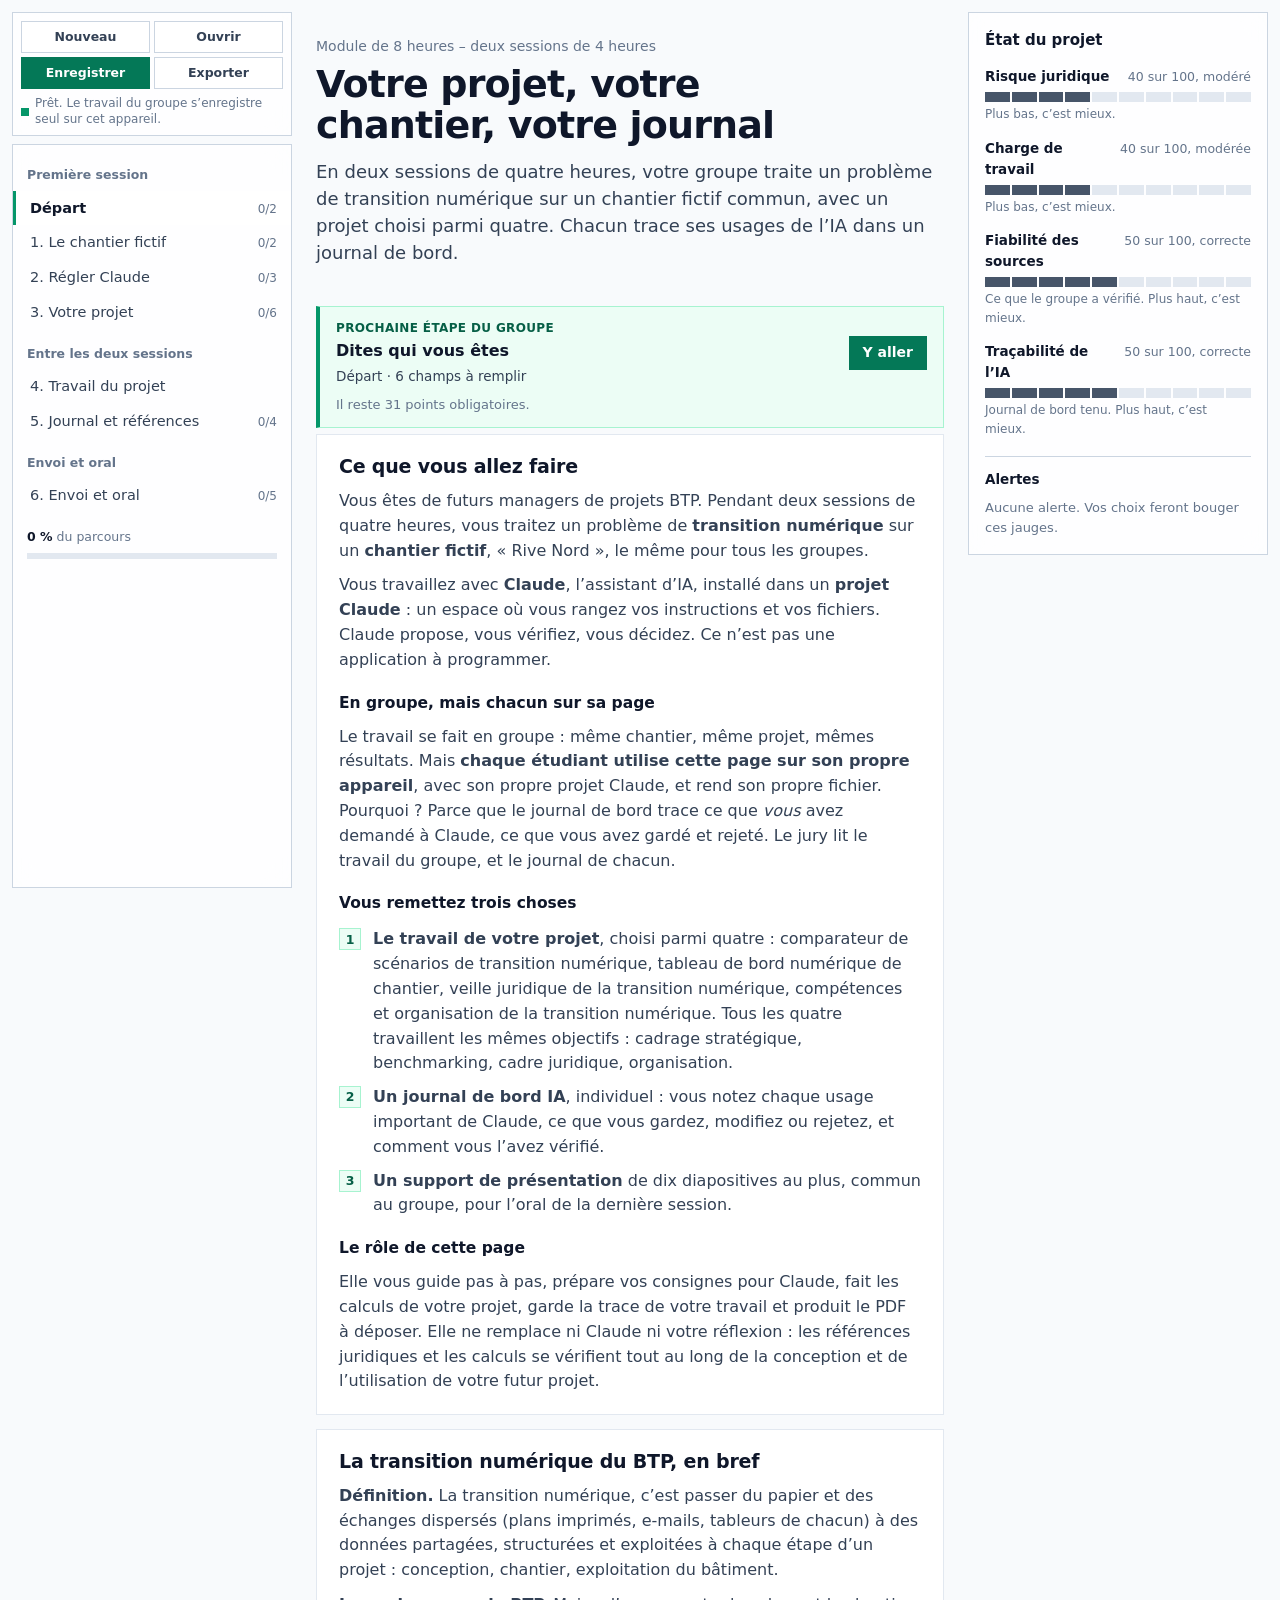
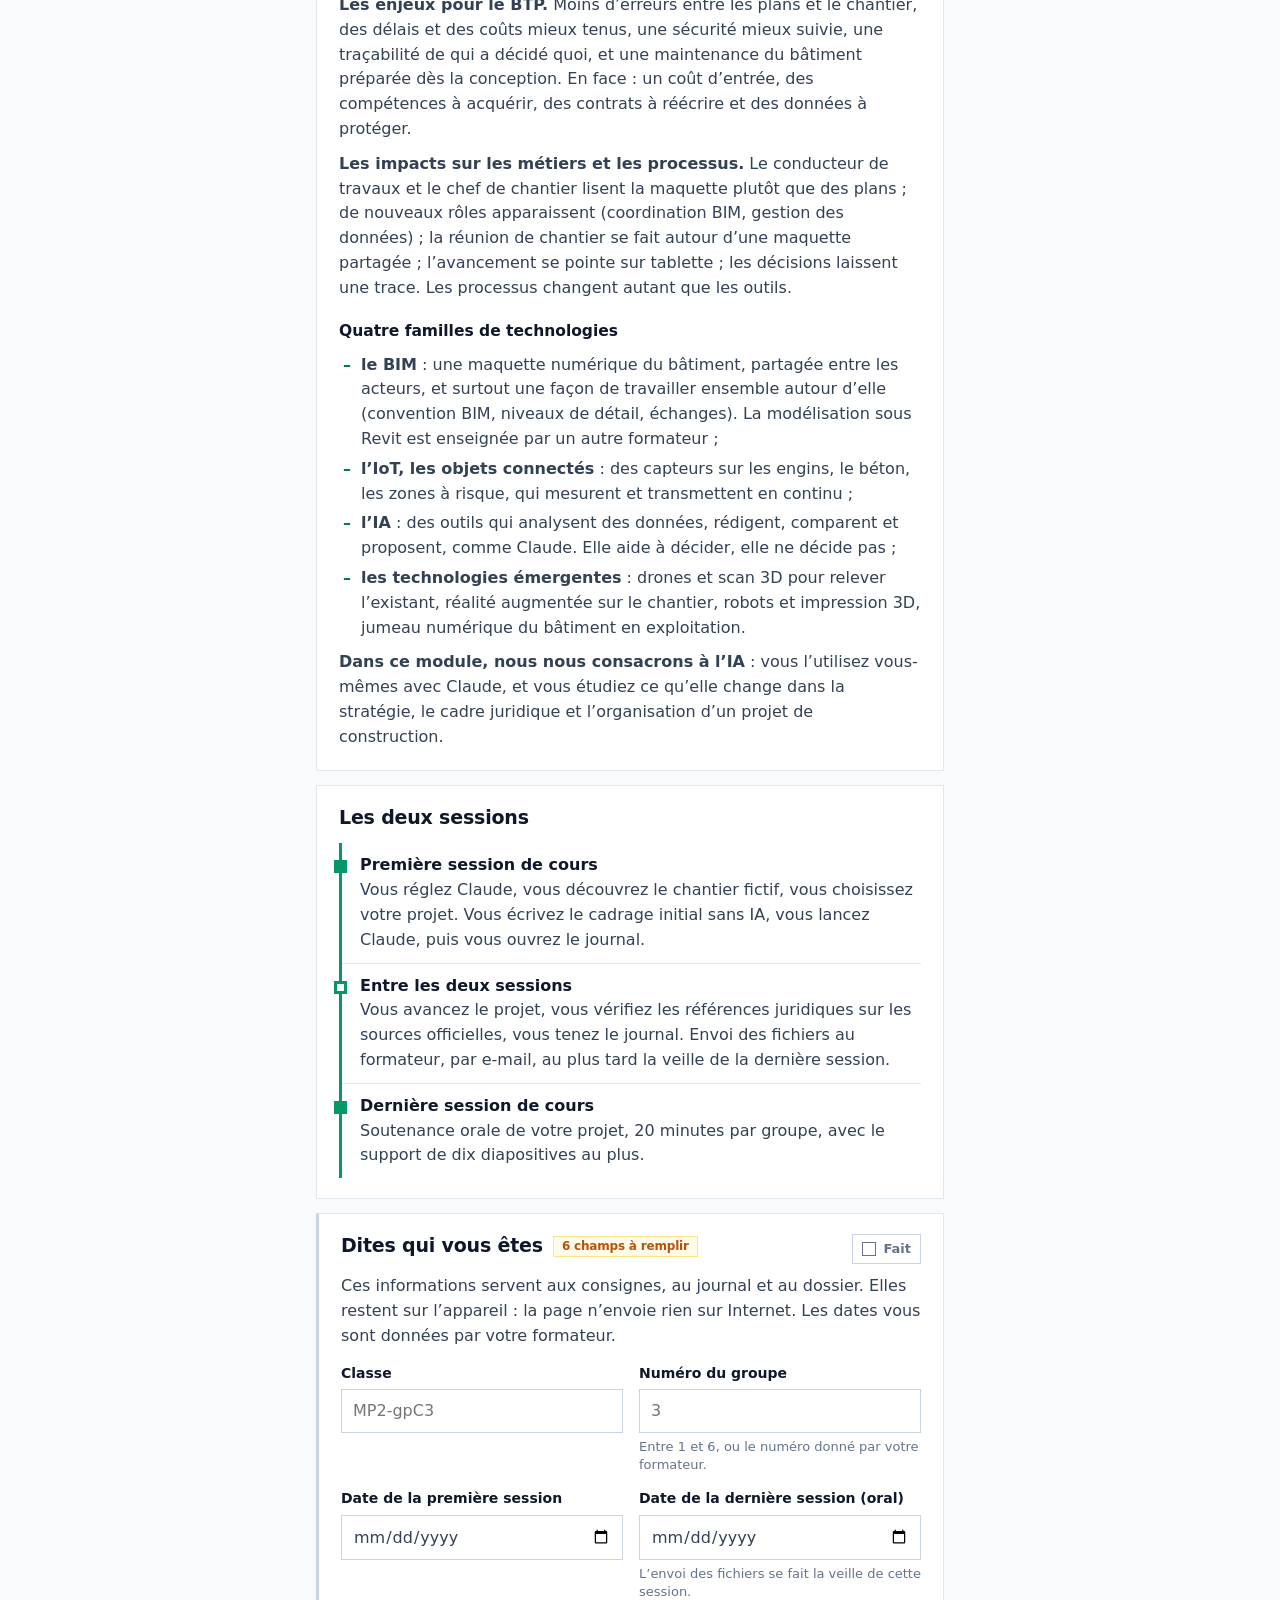
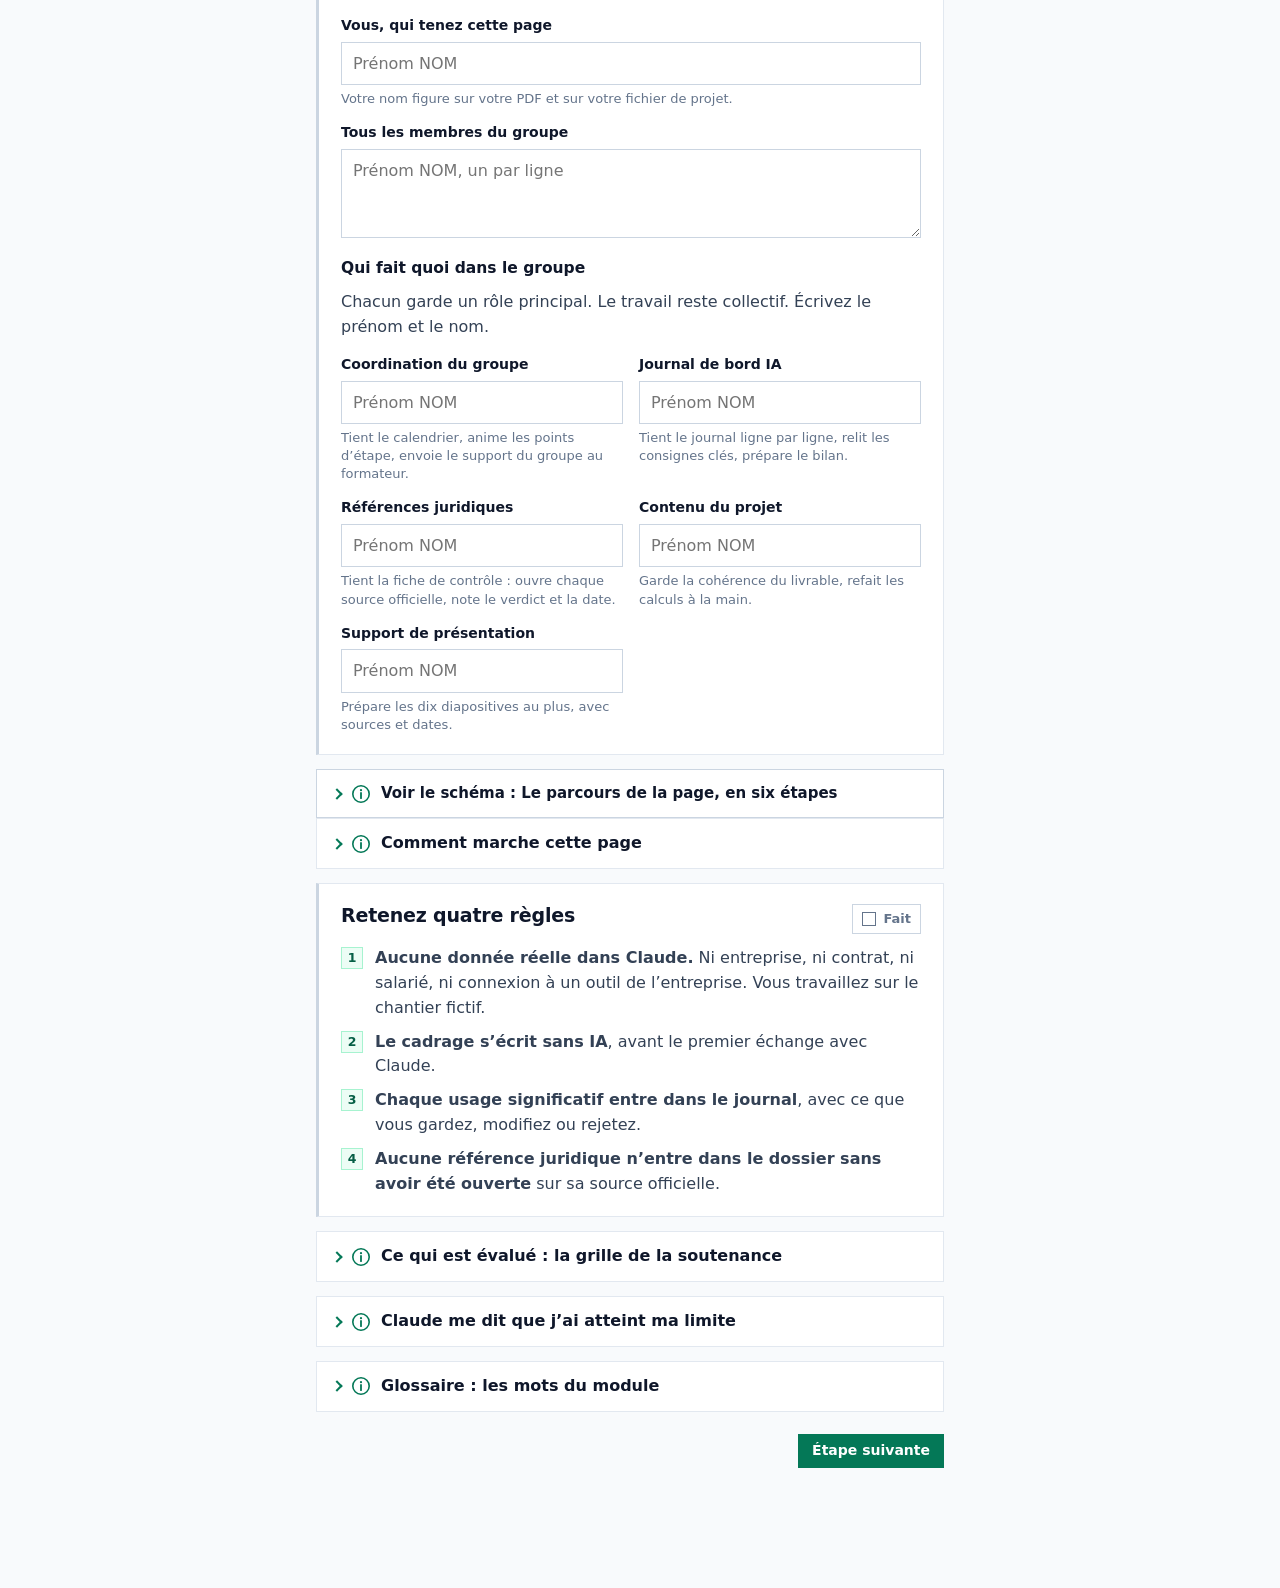
<file: ancien/index.html>
<!DOCTYPE html>
<html lang="fr">
<head>
<meta charset="utf-8">
<meta name="viewport" content="width=device-width, initial-scale=1">
<title>TNBIM – journal de bord IA et projet de groupe</title>
<meta name="description" content="Module de 8 heures, Manager de projets BTP, ESCT Nantes : un chantier fictif commun, un projet de groupe parmi quatre et un journal de bord IA tracé.">
<meta name="robots" content="noindex">
<style>
:root{
  --fond:#F8FAFC; --carte:#FFFFFF; --encre:#0F172A; --texte:#334155; --discret:#64748B;
  --trait:#E2E8F0; --trait-fort:#CBD5E1; --creux:#F1F5F9;
  --accent:#059669; --accent-fonce:#047857; --accent-nuit:#065F46; --accent-pale:#ECFDF5; --accent-trait:#A7F3D0;
  --rouge:#B91C1C; --rouge-pale:#FEF2F2; --rouge-trait:#FECACA;
  --ambre:#B45309; --ambre-pale:#FFFBEB; --ambre-trait:#FDE68A;
  --sans:"Avenir Next","Segoe UI Variable Text","Segoe UI",system-ui,-apple-system,Roboto,"Helvetica Neue",Arial,sans-serif;
  --mono:ui-monospace,"SF Mono","Cascadia Mono",Menlo,Consolas,"Liberation Mono",monospace;
  --nav:280px; --etat:300px;
}
*,*::before,*::after{box-sizing:border-box}
html{-webkit-text-size-adjust:100%;scroll-behavior:auto}
body{margin:0;background:var(--fond);color:var(--texte);font-family:var(--sans);font-size:16px;line-height:1.55}
h1,h2,h3,h4,p,ul,ol,figure{margin:0}
ul,ol{padding:0;list-style:none}
a{color:var(--accent-fonce);text-underline-offset:3px}
a:hover{color:var(--accent-nuit)}
button,input,textarea,select{font:inherit;color:inherit}
:focus-visible{outline:2px solid var(--encre);outline-offset:2px}
[hidden]{display:none!important}

/* Panneaux flottants */
.flottant{background:rgba(255,255,255,.78);-webkit-backdrop-filter:blur(14px) saturate(1.2);backdrop-filter:blur(14px) saturate(1.2);border:1px solid var(--trait-fort)}

/* Barre d'actions, en haut à gauche */
.colonne{position:fixed;z-index:40;top:12px;left:12px;bottom:12px;width:var(--nav);display:flex;flex-direction:column;gap:8px}
.barre{padding:8px}
.barre-actions{display:grid;grid-template-columns:1fr 1fr;gap:4px}
.barre-actions button{height:32px;padding:0 6px;font-size:12.5px;font-weight:600;background:var(--carte);border:1px solid var(--trait-fort);cursor:pointer;white-space:nowrap}
.barre-actions button:hover{border-color:var(--accent);color:var(--accent-nuit)}
.barre-actions button.plein{background:var(--accent-fonce);border-color:var(--accent-fonce);color:#fff}
.barre-actions button.plein:hover{background:var(--accent-nuit);color:#fff}
.barre-etat{display:flex;align-items:center;gap:6px;margin-top:7px;font-size:12px;color:var(--discret);line-height:1.3}
.barre-etat i{flex:none;width:8px;height:8px;background:var(--accent)}
.barre-etat.alerte i{background:var(--ambre)}
.barre-mobile{display:none}

/* Navigation */
.nav{flex:1;min-height:0;overflow:auto;padding:6px 0 12px}
.nav h2{font-size:12.5px;font-weight:600;color:var(--discret);padding:14px 14px 6px}
.nav a{display:flex;align-items:baseline;gap:8px;padding:8px 14px;color:var(--texte);text-decoration:none;font-size:14.5px;line-height:1.3;border-left:3px solid transparent}
.nav a:hover{background:rgba(255,255,255,.9)}
.nav a[aria-current="page"]{background:var(--carte);border-left-color:var(--accent);color:var(--encre);font-weight:600}
.nav a span{flex:1}
.nav a small{flex:none;font-size:12px;color:var(--discret);font-weight:400;font-variant-numeric:tabular-nums}
.nav a.complet small{color:var(--accent-fonce);font-weight:600}
.nav-global{margin:14px 14px 0;font-size:12.5px;color:var(--discret)}
.nav-global b{color:var(--encre)}
.filet{height:6px;background:var(--trait);margin-top:6px}
.filet i{display:block;height:100%;background:var(--accent)}

/* Zone principale */
main{margin:0 calc(var(--etat) + 36px) 0 calc(var(--nav) + 36px);padding:28px 0 120px;min-height:100vh}
.page{max-width:760px;margin:0 auto}
.tete{padding:8px 0 22px}
.tete .seance{font-size:14px;color:var(--discret)}
.tete h1{font-size:clamp(28px,3.4vw,38px);line-height:1.08;letter-spacing:-.022em;font-weight:700;color:var(--encre);margin:6px 0 12px;text-wrap:balance}
.tete .chapo{font-size:18px;line-height:1.5;color:var(--texte);max-width:62ch}

.bloc{background:var(--carte);border:1px solid var(--trait);padding:20px 22px;margin-bottom:14px}
.bloc h2{font-size:19px;line-height:1.25;color:var(--encre);font-weight:650;letter-spacing:-.01em}
.bloc h3{font-size:15.5px;color:var(--encre);font-weight:650;margin-top:18px}
.bloc p{margin-top:10px;max-width:68ch}
.bloc p:first-child{margin-top:0}
.bloc ul.tirets{margin-top:10px}
.bloc ul.tirets li{position:relative;padding-left:22px;margin-top:5px;max-width:66ch}
.bloc ul.tirets li::before{content:"–";position:absolute;left:4px;color:var(--accent-fonce);font-weight:700}
.bloc ol.pas{counter-reset:pas;margin-top:12px}
.bloc ol.pas>li{counter-increment:pas;position:relative;padding-left:34px;margin-top:9px;max-width:66ch}
.bloc ol.pas>li::before{content:counter(pas);position:absolute;left:0;top:1px;width:22px;height:22px;display:grid;place-items:center;font-size:12.5px;font-weight:700;color:var(--accent-nuit);background:var(--accent-pale);border:1px solid var(--accent-trait)}
.note{font-size:14px;color:var(--discret)}
.duree{font-size:13px;color:var(--discret);font-weight:400;margin-left:8px;white-space:nowrap}

/* Étape à cocher */
.etape{border-left:3px solid var(--trait-fort)}
.etape.faite{border-left-color:var(--accent)}
.etape-tete{display:flex;align-items:flex-start;gap:14px;justify-content:space-between}
.fait{flex:none;display:inline-flex;align-items:center;gap:7px;font-size:13px;font-weight:600;color:var(--discret);cursor:pointer;user-select:none;padding:4px 9px;border:1px solid var(--trait-fort);background:var(--carte)}
.fait input{appearance:none;-webkit-appearance:none;width:14px;height:14px;margin:0;border:1.5px solid var(--discret);background:#fff;display:grid;place-items:center;cursor:pointer}
.fait input:checked{background:var(--accent-fonce);border-color:var(--accent-fonce)}
.fait input:checked::after{content:"";width:8px;height:4px;border-left:2px solid #fff;border-bottom:2px solid #fff;transform:rotate(-45deg) translateY(-1px)}
.etape.faite .fait{color:var(--accent-nuit);border-color:var(--accent-trait);background:var(--accent-pale)}

/* Repère */
.repere{background:var(--accent-pale);border:1px solid var(--accent-trait);border-left:3px solid var(--accent)}
.repere h2{font-size:16.5px}
.repere .verif{font-size:13px;color:var(--accent-nuit);margin-top:12px}
.sources{margin-top:12px;font-size:14px}
.sources li{margin-top:4px;padding-left:22px;position:relative}
.sources li::before{content:"↗";position:absolute;left:3px;color:var(--accent-fonce)}

/* Champs */
.champs{display:grid;grid-template-columns:1fr 1fr;gap:14px 16px;margin-top:14px}
.champ{display:flex;flex-direction:column;gap:5px;min-width:0}
.champ.large{grid-column:1/-1}
.champ>span.l{font-size:14px;font-weight:600;color:var(--encre)}
.champ>span.l em{font-style:normal;font-weight:400;color:var(--discret)}
.champ .aide{font-size:13px;color:var(--discret);line-height:1.4}
.champ input[type=text],.champ input[type=number],.champ input[type=date],.champ textarea,.champ select{width:100%;padding:9px 11px;border:1px solid var(--trait-fort);background:#fff;border-radius:0;line-height:1.45}
.champ textarea{resize:vertical;min-height:72px}
.champ input:focus,.champ textarea:focus,.champ select:focus{outline:2px solid var(--accent);outline-offset:0;border-color:var(--accent)}
.coches{display:grid;gap:6px;margin-top:12px}
.coche{display:flex;gap:10px;align-items:flex-start;font-size:15px;cursor:pointer}
.coche input{margin:4px 0 0;width:16px;height:16px;accent-color:var(--accent-fonce);flex:none}

/* Consigne à copier */
.consigne{margin-top:14px;border:1px solid var(--trait-fort);background:var(--creux)}
.consigne-tete{display:flex;align-items:center;justify-content:space-between;gap:12px;padding:8px 8px 8px 14px;border-bottom:1px solid var(--trait-fort);background:#fff}
.consigne-tete b{font-size:14px;color:var(--encre)}
.consigne pre{margin:0;padding:14px;font-family:var(--mono);font-size:13px;line-height:1.55;white-space:pre-wrap;overflow-wrap:anywhere;max-height:420px;overflow:auto;color:var(--encre)}
.consigne pre .vide{color:var(--ambre);background:var(--ambre-pale)}

.btn{display:inline-flex;align-items:center;justify-content:center;gap:6px;height:34px;padding:0 13px;font-size:14px;font-weight:600;background:var(--carte);border:1px solid var(--trait-fort);cursor:pointer;text-decoration:none;color:var(--encre);white-space:nowrap}
.btn:hover{border-color:var(--accent);color:var(--accent-nuit)}
.btn.plein{background:var(--accent-fonce);border-color:var(--accent-fonce);color:#fff}
.btn.plein:hover{background:var(--accent-nuit);color:#fff}
.btn.ok{background:var(--accent-pale);border-color:var(--accent);color:var(--accent-nuit)}
.actions{display:flex;flex-wrap:wrap;gap:8px;margin-top:14px}

/* Décision */
.decision{border-top:3px solid var(--encre)}
.decision .q{font-size:19px;font-weight:650;color:var(--encre);line-height:1.25;letter-spacing:-.01em}
.decision .genre{font-size:13px;color:var(--discret);margin-bottom:4px}
.options{display:grid;gap:8px;margin-top:14px}
.option{display:flex;gap:11px;align-items:flex-start;padding:12px 14px;border:1px solid var(--trait-fort);background:#fff;cursor:pointer}
.option:hover{border-color:var(--accent)}
.option input{margin:4px 0 0;accent-color:var(--accent-fonce);width:16px;height:16px;flex:none}
.option.choisi{border-color:var(--accent);background:var(--accent-pale);box-shadow:inset 3px 0 0 var(--accent)}
.suite{margin-top:14px;padding:12px 14px;background:var(--creux);border-left:3px solid var(--encre)}
.suite.grave{background:var(--rouge-pale);border-left-color:var(--rouge);color:#7F1D1D}
.effets{display:flex;flex-wrap:wrap;gap:6px;margin-top:10px}
.effet{font-size:12.5px;font-weight:600;padding:2px 8px;border:1px solid var(--trait-fort);background:#fff;font-variant-numeric:tabular-nums}
.effet.bon{border-color:var(--accent-trait);color:var(--accent-nuit);background:var(--accent-pale)}
.effet.mauvais{border-color:var(--rouge-trait);color:var(--rouge);background:var(--rouge-pale)}

/* Scène */
.scene{background:var(--encre);border-color:var(--encre);color:#CBD5E1}
.scene .genre{font-size:13px;color:#94A3B8}
.scene h2{color:#fff;font-size:21px;margin-top:2px}
.scene p{color:#E2E8F0;font-size:16.5px}
.scene .reps{display:grid;gap:8px;margin-top:16px}
.scene .rep{text-align:left;padding:11px 14px;background:transparent;border:1px solid #475569;color:#F1F5F9;cursor:pointer;line-height:1.4}
.scene .rep:hover{border-color:#6EE7B7}
.scene .rep.choisi{background:var(--accent-fonce);border-color:var(--accent-fonce);color:#fff}
.scene .suite{background:#1E293B;border-left-color:#6EE7B7;color:#E2E8F0}
.scene .effet{background:#1E293B;border-color:#475569;color:#E2E8F0}
.scene .effet.bon{color:#6EE7B7;border-color:#065F46;background:#1E293B}
.scene .effet.mauvais{color:#FCA5A5;border-color:#7F1D1D;background:#1E293B}
.scene .verrou{color:#94A3B8;font-size:15px}
.scene .champ>span.l{color:#fff}
.scene .champ textarea{background:#fff;color:var(--encre)}
.scene :focus-visible{outline-color:#6EE7B7}

/* Schéma */
.schema{margin-top:14px;border:1px solid var(--trait-fort);background:#fff}
.schema svg{display:block;width:100%;height:auto;background:var(--fond)}
.schema img{display:block;width:100%;height:auto;border-top:1px solid var(--trait-fort)}
.schema figcaption{padding:12px 14px;border-top:1px solid var(--trait-fort);font-size:14.5px}
.schema figcaption ol{counter-reset:leg}
.schema figcaption li{counter-increment:leg;position:relative;padding-left:30px;margin-top:5px}
.schema figcaption li::before{content:counter(leg);position:absolute;left:0;top:1px;width:20px;height:20px;border-radius:50%;display:grid;place-items:center;background:var(--accent-fonce);color:#fff;font-size:12px;font-weight:700}
.schema figcaption .note{margin-top:9px}

/* Tableaux */
.tab{width:100%;border-collapse:collapse;margin-top:14px;font-size:14px}
.tab th{text-align:left;font-weight:600;color:var(--encre);padding:7px 8px;border-bottom:2px solid var(--encre);vertical-align:bottom;line-height:1.25}
.tab td{padding:6px 6px;border-bottom:1px solid var(--trait);vertical-align:top}
.tab td input,.tab td textarea,.tab td select{width:100%;padding:7px 8px;border:1px solid var(--trait-fort);background:#fff;border-radius:0;font-size:14px;line-height:1.4}
.tab td textarea{resize:vertical;min-height:54px}
.tab.donnees{font-family:var(--mono);font-size:12px}
.tab.donnees th{font-weight:600;border-bottom-width:1px}
.defile{overflow-x:auto}

/* Idées */
.idees{display:grid;grid-template-columns:1fr 1fr;gap:10px;margin-top:14px}
.idee{border:1px solid var(--trait-fort);padding:14px;background:#fff;display:flex;flex-direction:column;gap:6px}
.idee.choisie{border-color:var(--accent);box-shadow:inset 0 3px 0 var(--accent)}
.idee .fam{font-size:12.5px;color:var(--discret)}
.idee h3{margin:0;font-size:16px}
.idee p{margin:0;font-size:14px;line-height:1.45}
.idee .niv{display:flex;gap:3px;align-items:center;font-size:12.5px;color:var(--discret)}
.idee .niv i{width:14px;height:6px;background:var(--trait)}
.idee .niv i.on{background:var(--accent)}
.idee .btn{align-self:flex-start;margin-top:auto}

/* Parcours des deux séances */
.parcours{margin-top:14px;border-left:3px solid var(--accent)}
.parcours li{padding:10px 0 10px 18px;border-bottom:1px solid var(--trait);position:relative}
.parcours li:last-child{border-bottom:0}
.parcours li::before{content:"";position:absolute;left:-8px;top:17px;width:13px;height:13px;background:var(--accent)}
.parcours li.entre::before{background:#fff;border:3px solid var(--accent)}
.parcours b{display:block;color:var(--encre)}

/* Résultats chiffrés */
.resultats{display:grid;grid-template-columns:repeat(3,1fr);gap:0;margin-top:14px;border:1px solid var(--trait-fort)}
.resultats div{padding:12px 14px;border-right:1px solid var(--trait);border-bottom:1px solid var(--trait);background:#fff}
.resultats div:nth-child(3n){border-right:0}
.resultats dt{font-size:13px;color:var(--discret);line-height:1.3}
.resultats dd{margin:4px 0 0;font-size:22px;font-weight:700;color:var(--encre);letter-spacing:-.01em;font-variant-numeric:tabular-nums}
.resultats dd.neg{color:var(--rouge)}
.resultats dd small{font-size:13px;font-weight:400;color:var(--discret)}

/* État du projet */
.etat{position:fixed;z-index:30;top:12px;right:12px;width:var(--etat);max-height:calc(100vh - 24px);overflow:auto;padding:16px}
.etat h2{font-size:15px;color:var(--encre);font-weight:700;display:flex;justify-content:space-between;align-items:center}
.etat h2 button{display:none}
.jauge{margin-top:14px}
.jauge-l{display:flex;justify-content:space-between;align-items:baseline;gap:8px;font-size:13.5px}
.jauge-l b{color:var(--encre);font-weight:650}
.jauge-l span{color:var(--discret);font-size:12.5px;font-variant-numeric:tabular-nums;white-space:nowrap}
.seg{display:grid;grid-template-columns:repeat(10,1fr);gap:2px;margin-top:5px}
.seg i{height:10px;background:var(--trait)}
.seg.vert i.on{background:var(--accent)}
.seg.neutre i.on{background:#475569}
.seg.ambre i.on{background:#D97706}
.seg.rouge i.on{background:var(--rouge)}
.jauge small{display:block;font-size:12px;color:var(--discret);margin-top:3px}
.etat h3{font-size:13.5px;color:var(--encre);margin-top:18px;padding-top:12px;border-top:1px solid var(--trait-fort)}
.alertes{margin-top:8px;display:grid;gap:6px}
.alerte{display:block;font-size:13px;line-height:1.4;padding:8px 10px;border:1px solid var(--trait-fort);border-left-width:3px;background:#fff;text-decoration:none;color:var(--texte)}
.alerte.rouge{border-color:var(--rouge-trait);border-left-color:var(--rouge);background:var(--rouge-pale);color:#7F1D1D}
.alerte.orange{border-color:var(--ambre-trait);border-left-color:var(--ambre);background:var(--ambre-pale);color:#78350F}
.alerte.info{border-left-color:var(--discret)}
a.alerte:hover{border-color:var(--encre)}
.calme{font-size:13px;color:var(--discret);margin-top:8px}
.bouton-etat{display:none}

/* Pied de chapitre */
.pied{display:flex;justify-content:space-between;gap:10px;margin-top:22px}

/* Rappel, message bref, dialogue */
.rappel{position:fixed;z-index:50;left:50%;bottom:16px;transform:translateX(-50%);width:min(620px,calc(100vw - 24px));padding:12px 14px;display:flex;gap:12px;align-items:center;justify-content:space-between;border-color:var(--ambre);font-size:14.5px;color:var(--encre)}
.rappel div{display:flex;gap:6px;flex:none}
.bref{position:fixed;z-index:60;left:50%;bottom:76px;transform:translateX(-50%);background:var(--encre);color:#fff;padding:8px 14px;font-size:14px;font-weight:600}
dialog{border:1px solid var(--encre);padding:0;width:min(480px,calc(100vw - 32px));border-radius:0;color:var(--texte)}
dialog::backdrop{background:rgba(15,23,42,.45);-webkit-backdrop-filter:blur(3px);backdrop-filter:blur(3px)}
dialog form{padding:22px}
dialog h2{font-size:19px;color:var(--encre)}
dialog p{margin-top:10px}
dialog .actions{justify-content:flex-end;margin-top:20px}

/* Aperçu du dossier */
.dossier{background:#fff;color:var(--encre);font-size:14.5px;line-height:1.5}
.dossier .couv{border-bottom:3px solid var(--encre);padding-bottom:14px;margin-bottom:18px}
.dossier .couv h1{font-size:26px;line-height:1.15;letter-spacing:-.015em;margin:4px 0 8px}
.dossier .couv p{margin:2px 0;color:var(--texte)}
.dossier h2{font-size:17px;margin:22px 0 8px;padding-top:10px;border-top:1px solid var(--trait-fort);color:var(--encre)}
.dossier h3{font-size:14.5px;margin:12px 0 2px;color:var(--encre)}
.dossier p{margin:3px 0;max-width:none;white-space:pre-wrap;overflow-wrap:anywhere}
.dossier .vide{color:var(--ambre);font-style:italic}
.dossier dl{margin:6px 0;display:grid;grid-template-columns:minmax(150px,32%) 1fr;gap:3px 14px}
.dossier dt{color:var(--discret)}
.dossier dd{margin:0;white-space:pre-wrap;overflow-wrap:anywhere}
.dossier table{width:100%;border-collapse:collapse;margin:8px 0;font-size:13.5px}
.dossier th,.dossier td{border:1px solid var(--trait-fort);padding:5px 7px;text-align:left;vertical-align:top;white-space:pre-wrap}
.dossier th{background:var(--creux)}
.dossier .jauges{break-inside:avoid}
.dossier .jg{display:grid;grid-template-columns:150px 1fr 110px;gap:10px;align-items:center;margin:4px 0}
.dossier .jg .seg{margin:0}
.dossier ul{margin:6px 0}
.dossier ul li{padding-left:18px;position:relative;margin:3px 0}
.dossier ul li::before{content:"–";position:absolute;left:2px}
.dossier pre{font-family:var(--mono);font-size:12px;white-space:pre-wrap;overflow-wrap:anywhere;background:var(--creux);padding:10px;margin:6px 0;border:1px solid var(--trait)}
#impression{display:none}

/* Écrans moyens : l'état devient un volet */
@media (max-width:1239px){
  main{margin-right:24px}
  .etat{display:none;box-shadow:0 12px 40px rgba(15,23,42,.18)}
  .etat.ouvert{display:block}
  .etat h2 button{display:inline-flex}
  .bouton-etat{display:flex;position:fixed;z-index:29;right:12px;top:12px;align-items:center;gap:8px;height:40px;padding:0 12px;font-size:13.5px;font-weight:600;cursor:pointer;color:var(--encre)}
  .bouton-etat .pastilles{display:flex;gap:3px}
  .bouton-etat .pastilles i{width:8px;height:14px;background:var(--accent)}
  .bouton-etat .pastilles i.neutre{background:#475569}
  .bouton-etat .pastilles i.ambre{background:#D97706}
  .bouton-etat .pastilles i.rouge{background:var(--rouge)}
  .page{padding-top:44px}
}
/* Petits écrans : la navigation devient un volet */
@media (max-width:899px){
  main{margin:0;padding:112px 16px 120px}
  .page{padding-top:0}
  .colonne{top:0;left:0;right:0;bottom:auto;width:auto;gap:0}
  .barre{border-width:0 0 1px;padding:8px 12px}
  .barre-actions{grid-template-columns:repeat(4,1fr)}
  .barre-mobile{display:flex;gap:4px;margin-top:6px}
  .barre-mobile button{flex:1;height:32px;font-size:13px;font-weight:600;background:var(--carte);border:1px solid var(--trait-fort);cursor:pointer}
  .barre-etat{display:none}
  .bouton-etat{display:none}
  .nav{display:none;position:fixed;top:87px;left:0;right:0;bottom:0;border-width:0;background:rgba(255,255,255,.97)}
  .nav.ouvert{display:block}
  .etat{top:87px;right:0;left:0;width:auto;max-height:calc(100vh - 87px);border-width:0 0 1px;background:rgba(255,255,255,.97)}
  .champs,.idees{grid-template-columns:1fr}
  .resultats{grid-template-columns:1fr 1fr}
  .resultats div:nth-child(3n){border-right:1px solid var(--trait)}
  .resultats div:nth-child(2n){border-right:0}
  .bloc{padding:16px}
  .etape-tete{flex-direction:column;gap:10px}
  .tab.large-mobile{min-width:640px}
}
@media (prefers-reduced-motion:no-preference){
  .btn,.option,.rep,.nav a{transition:border-color .12s,background-color .12s}
}

/* Impression : seul le dossier sort */
@page{size:A4;margin:16mm 15mm}
@media print{
  html,body{background:#fff}
  body>*:not(#impression){display:none!important}
  #impression{display:block}
  .dossier{font-size:10.5pt}
  .dossier h2{break-after:avoid}
  .dossier h3{break-after:avoid}
  .dossier table,.dossier .jg,.dossier dl>*{break-inside:avoid}
  .dossier tr,.dossier li{break-inside:avoid}
  .dossier .tt{break-after:avoid}
  .seg i,.dossier th{-webkit-print-color-adjust:exact;print-color-adjust:exact}
}

/* Dépôt de fichiers */
.depot{display:flex;flex-direction:column;align-items:center;justify-content:center;gap:4px;margin-top:14px;padding:26px 16px;border:2px dashed var(--accent-trait);background:var(--accent-pale);color:var(--accent-nuit);text-align:center;cursor:pointer}
.depot span{font-size:14px;color:var(--texte)}
.depot:hover,.depot:focus-visible,.depot.survol{border-color:var(--accent);background:#D1FAE5;outline:none}
.depot-resultat{margin-top:12px}
.depot-bilan{margin:0 0 8px}
.depot-resultat h3{margin:18px 0 6px}
.desc-depot{margin:8px 0 10px;padding:12px 14px;border:1px solid var(--trait);background:#F8FAFC;font-size:14.5px;line-height:1.55;white-space:pre-wrap}
.alerte-depot{margin:8px 0;padding:9px 12px;border:1px solid var(--ambre-trait);background:var(--ambre-pale);color:var(--ambre);font-weight:600;font-size:14px}
#depose{position:fixed;inset:0;z-index:70;display:flex;align-items:center;justify-content:center;background:rgba(248,250,252,.78);-webkit-backdrop-filter:blur(4px);backdrop-filter:blur(4px);pointer-events:none}
#depose[hidden]{display:none}
#depose>div{display:flex;flex-direction:column;gap:6px;text-align:center;padding:34px 40px;border:2px dashed var(--accent);background:#fff;box-shadow:0 12px 36px rgba(15,23,42,.14);max-width:90vw}
#depose b{font-size:20px;color:var(--accent-nuit)}
#depose span{color:var(--texte)}
@media print{#depose,.depot,.depot-resultat{display:none!important}}
.idee .actions{margin-top:auto}
.idee .actions .btn{margin-top:0}
.idee .btn[disabled]{opacity:1;cursor:default}

/* Obligatoire et facultatif */
.statut{display:inline-block;margin-left:10px;padding:2px 8px;border:1px solid;font-size:12px;font-weight:700;letter-spacing:.01em;white-space:nowrap;vertical-align:middle}
.statut.obligatoire{background:var(--accent-pale);border-color:var(--accent-trait);color:var(--accent-nuit)}
.statut.facultatif{background:var(--creux);border-color:var(--trait-fort);color:var(--discret)}
.partie{margin-top:22px;padding:12px 16px;border-left:4px solid}
.partie h2{margin:6px 0 4px;font-size:19px}
.partie p{margin:0}
.partie .statut{margin-left:0}
.partie.obligatoire{border-color:var(--accent);background:var(--accent-pale)}
.partie.facultatif{border-color:var(--trait-fort);background:var(--creux)}
.bloc.entrainement{border-style:dashed}
@media print{.statut,.partie{display:none!important}}

/* Aide repliable */
details.aide{padding:0}
details.aide>summary{display:flex;align-items:center;gap:10px;padding:12px 16px;cursor:pointer;list-style:none;font-weight:700;font-size:16px;color:var(--encre)}
details.aide>summary::-webkit-details-marker{display:none}
details.aide>summary::before{content:"";flex:none;width:8px;height:8px;border-right:2px solid var(--accent-fonce);border-bottom:2px solid var(--accent-fonce);transform:rotate(-45deg);transition:transform .12s}
details.aide[open]>summary::before{transform:rotate(45deg)}
details.aide>summary:hover{background:var(--creux)}
details.aide>summary:focus-visible{outline:2px solid var(--accent);outline-offset:-2px}
.aide-corps{padding:2px 16px 16px}
.aide-corps>:first-child{margin-top:0}
details.aide-schema{margin-top:14px;border:1px solid var(--trait-fort);background:#fff}
details.aide-schema>summary{font-size:15px}
details.aide-schema .schema{margin:0;padding:0 16px 16px}

details.aide .picto{flex:none;color:var(--accent-fonce)}
@media print{details.aide .picto{display:none}}

/* Prochaine étape, compteurs, glossaire, étiquette de menu */
.prochaine{display:flex;flex-wrap:wrap;align-items:center;gap:8px 16px;margin:18px 0 6px;padding:12px 16px;border:1px solid var(--accent-trait);border-left:4px solid var(--accent);background:var(--accent-pale)}
.prochaine>div{flex:1 1 280px;display:flex;flex-direction:column;gap:2px;min-width:0}
.prochaine .lib{font-size:12px;font-weight:700;letter-spacing:.03em;text-transform:uppercase;color:var(--accent-nuit)}
.prochaine b{font-size:16px;color:var(--encre);overflow-wrap:anywhere}
.prochaine .ou{font-size:13.5px;color:var(--texte)}
.prochaine .reste{flex-basis:100%;font-size:13px;color:var(--discret)}
.prochaine:empty{display:none}
.compteur{display:inline-block;margin-left:10px;padding:2px 8px;border:1px solid;font-size:12px;font-weight:700;white-space:nowrap;vertical-align:middle}
.compteur.reste{color:var(--ambre);background:var(--ambre-pale);border-color:var(--ambre-trait)}
.compteur.ok{color:var(--accent-nuit);background:var(--accent-pale);border-color:var(--accent-trait)}
.glossaire{margin:0}
.glossaire dt{margin-top:12px;font-weight:700;color:var(--encre)}
.glossaire dt:first-child{margin-top:0}
.glossaire dd{margin:2px 0 0}
.nav-tag{display:block;margin-top:1px;font-style:normal;font-size:11.5px;font-weight:400;color:var(--discret)}
.etape,.decision,.scene,[data-champ]{scroll-margin-top:24px}
@keyframes clignote{from{background:var(--accent-pale)}to{background:transparent}}
.flash{animation:clignote 1.6s ease-out}
@media (prefers-reduced-motion:reduce){.flash{animation:none}}
@media print{.prochaine,.compteur{display:none!important}}
.reps.projets{display:grid;grid-template-columns:repeat(2,minmax(0,1fr));gap:10px}
.reps.projets .rep{text-align:left;width:100%}
.fiche{display:grid;grid-template-columns:max-content 1fr;gap:6px 16px;margin-top:12px}
.fiche dt{font-weight:600;color:var(--encre)}.fiche dd{margin:0}
@media(max-width:700px){.reps.projets{grid-template-columns:1fr}.fiche{grid-template-columns:1fr}}
.mois-liste{margin-top:14px;display:grid;gap:3px}
.mois{display:grid;grid-template-columns:96px 1fr 36px;gap:8px;align-items:center;font-size:13px}
.mois .b{background:var(--trait);height:12px;display:block}
.mois .b i{display:block;height:12px;background:var(--accent-fonce)}
.mois .b i.sur{background:#B45309}
.mois .n{text-align:right;font-variant-numeric:tabular-nums}
.ligne-journal h3{margin:0 0 4px}
.fiche-projet{margin-top:12px;border-left:3px solid var(--trait-fort)}
.fiche-projet.choisi{border-left-color:var(--accent);background:#F3FAF6}
.fiche-projet h3{margin:0}
.cadre-outil{margin-top:14px;border:1px solid var(--trait-fort);background:#fff}
.cadre-outil iframe{display:block;width:100%;height:760px;border:0}
@media print{.cadre-outil{display:none}}
.sources-verif li{margin-bottom:8px}.sources-verif .note{display:block;margin-top:2px}
.bloc.ou-verifier{border-left:3px solid var(--accent)}

</style>
</head>
<body>

<div class="colonne">
<div class="barre flottant" role="toolbar" aria-label="Fichier de projet">
  <div class="barre-actions">
    <button type="button" data-action="nouveau" title="Nouveau projet (Alt + N)">Nouveau</button>
    <button type="button" data-action="ouvrir" title="Ouvrir un fichier de projet (Alt + O)">Ouvrir</button>
    <button type="button" data-action="enregistrer" class="plein" title="Enregistrer le fichier de projet (Ctrl + S ou ⌘ S)">Enregistrer</button>
    <button type="button" data-action="exporter" title="Exporter le dossier en PDF (Ctrl + E ou ⌘ E)">Exporter</button>
  </div>
  <div class="barre-etat" id="barre-etat" aria-live="polite"><i></i><span>Prêt</span></div>
  <div class="barre-mobile">
    <button type="button" data-action="volet-nav" aria-controls="nav" aria-expanded="false">Étapes</button>
    <button type="button" data-action="volet-etat" aria-controls="etat" aria-expanded="false">État du projet</button>
  </div>
</div>

<nav class="nav flottant" id="nav" aria-label="Étapes du parcours"></nav>
</div>

<main id="main" tabindex="-1"><div class="page" id="page"></div></main>

<button type="button" class="bouton-etat flottant" data-action="volet-etat" aria-controls="etat" aria-expanded="false">
  <span class="pastilles" id="pastilles"></span>État du projet
</button>
<aside class="etat flottant" id="etat" aria-label="État du projet"></aside>

<div class="rappel flottant" id="rappel" hidden role="status">
  <span id="rappel-texte">Enregistrez le fichier de projet avant de fermer. Le navigateur peut tout perdre.</span>
  <div>
    <button type="button" class="btn plein" data-action="enregistrer">Enregistrer</button>
    <button type="button" class="btn" data-action="copie-faite" id="rappel-fait" hidden>Copie faite</button>
    <button type="button" class="btn" data-action="plus-tard">Plus tard</button>
  </div>
</div>
<div class="bref" id="bref" hidden role="status"></div>

<dialog id="dlg" aria-labelledby="dlg-t">
  <form method="dialog">
    <h2 id="dlg-t"></h2>
    <p id="dlg-p"></p>
    <div class="actions">
      <button class="btn" value="non" id="dlg-non">Annuler</button>
      <button class="btn plein" value="oui" id="dlg-oui">Continuer</button>
    </div>
  </form>
</dialog>

<input type="file" id="fichier" accept=".json,application/json" hidden>
<div id="depose" hidden aria-hidden="true"><div><b>Déposez le fichier de projet</b><span>Il remplace le travail affiché, après confirmation.</span></div></div>
<div id="impression" class="dossier"></div>

<script>
(function () {
'use strict';
/* ───────── Données du parcours ───────── */
const APP = { id: 'tnbim-esct', version: 1 };
const CLE = 'tnbim-esct-v1';

/* ───────── RÉGLAGES DU MODULE : seul bloc à modifier chaque année ─────────
   Dates au format AAAA-MM-JJ. Tous les textes de l'application s'en déduisent.
   nbGroupes : nombre de groupes par classe (simple aide à la saisie).
   soutenance : minutes par groupe, exposé puis questions.
   Les dates des sessions ne sont pas dans ce bloc : chaque étudiant les saisit à la page « Départ ». L'envoi des fichiers se fait par e-mail au formateur, la veille de la dernière session, sans date affichée.
   verifieLe : laisse vide tant que tu n'as pas relu les références juridiques sur les sources officielles.
   Les repères juridiques ne se mettent pas à jour tout seuls : relis-les, puis écris la date. */
const CONFIG = {
  module: 'La transition numérique, le BIM et les enjeux juridiques',
  formation: 'Manager de projets BTP, ESCT Nantes',
  rncp: '38810',
  verifieLe: '',
  nbGroupes: 6,
  remise: 'e-mail',
  formateurMail: 'pierrick.briand@gmail.com',
  soutenance: { total: 20, expose: 12, questions: 8 }
};
const MOIS_CFG = ['janvier', 'février', 'mars', 'avril', 'mai', 'juin', 'juillet', 'août', 'septembre', 'octobre', 'novembre', 'décembre'];
const dCfg = iso => { const [a, m, j] = iso.split('-').map(Number); return { a, m: m - 1, j }; };
const jourCfg = j => (j === 1 ? '1er' : String(j));
const dJM = iso => { const d = dCfg(iso); return jourCfg(d.j) + ' ' + MOIS_CFG[d.m]; };
const dLong = iso => { const d = dCfg(iso); return jourCfg(d.j) + ' ' + MOIS_CFG[d.m] + ' ' + d.a; };
const decaler = (iso, jours) => { const d = dCfg(iso); return new Date(Date.UTC(d.a, d.m, d.j + jours)); };
const dJMdepuis = (iso, jours) => { const d = decaler(iso, jours); return jourCfg(d.getUTCDate()) + ' ' + MOIS_CFG[d.getUTCMonth()]; };
/* Les dates sont saisies par les étudiants à la page « Départ ». L'envoi se fait la veille de la dernière session. */
const DATE_OK = x => /^\d{4}-\d{2}-\d{2}$/.test(String(x || ''));
const DATE_VIDE = '(date à saisir à la page « Départ »)';
const dateChamp = cle => { const x = S.champs && S.champs[cle]; return DATE_OK(x) ? x : ''; };
const dLongDepuis = (iso, jours) => { const d = decaler(iso, jours); return jourCfg(d.getUTCDate()) + ' ' + MOIS_CFG[d.getUTCMonth()] + ' ' + d.getUTCFullYear(); };
const S1 = () => dateChamp('id_seance1') ? dJM(dateChamp('id_seance1')) : DATE_VIDE;
const S2 = () => dateChamp('id_seance2') ? dJM(dateChamp('id_seance2')) : DATE_VIDE;
const S1L = () => dateChamp('id_seance1') ? dLong(dateChamp('id_seance1')) : DATE_VIDE;
const S2L = () => dateChamp('id_seance2') ? dLong(dateChamp('id_seance2')) : DATE_VIDE;
/* L'envoi se fait la veille de la dernière session : la page n'affiche pas de date, pour rester juste pour les trois classes */
const DEPOT = () => 'la veille de la dernière session';
const DEPOTL = DEPOT;
const nomClasse = () => rempli('id_classe') ? String(v('id_classe')).trim() : '…';
const VERIFIE = () => CONFIG.verifieLe ? dLong(CONFIG.verifieLe) : '';

/* Références officielles : liens de départ, à ouvrir et à relire. Aucun article n'est cité de mémoire dans cette page. */
const SOURCES = {
  legifrance: { t: `Légifrance – le service public de la diffusion du droit`, u: 'https://www.legifrance.gouv.fr/' },
  daj: { t: `Direction des affaires juridiques (économie.gouv.fr) – commande publique`, u: 'https://www.economie.gouv.fr/daj' },
  rgpd: { t: `CNIL – Texte du RGPD, article par article`, u: 'https://www.cnil.fr/fr/reglement-europeen-protection-donnees' },
  cnil_ia: { t: `CNIL – Intelligence artificielle`, u: 'https://www.cnil.fr/fr/technologies/intelligence-artificielle-ia' },
  cnil_generative: { t: `CNIL – Questions-réponses sur l'utilisation d'un système d'IA générative`, u: 'https://www.cnil.fr/fr/les-questions-reponses-de-la-cnil-sur-lutilisation-dun-systeme-dia-generative' },
  ia_ce: { t: `Commission européenne – Législation sur l'IA et calendrier d'application`, u: 'https://digital-strategy.ec.europa.eu/fr/policies/regulatory-framework-ai' },
  ia_texte: { t: `Règlement (UE) 2024/1689 sur l'intelligence artificielle – texte officiel`, u: 'https://eur-lex.europa.eu/legal-content/FR/TXT/?uri=OJ:L_202401689' },
  anssi: { t: `ANSSI – la directive NIS 2`, u: 'https://cyber.gouv.fr/' },
  secret_affaires: { t: `Légifrance – Code de commerce, protection du secret des affaires (articles L151-1 et suivants, à vérifier)`, u: 'https://www.legifrance.gouv.fr/' },
  secret_defense: { t: `Légifrance – Code pénal, atteintes au secret de la défense nationale (articles 413-9 et suivants, à vérifier)`, u: 'https://www.legifrance.gouv.fr/' },
  claude_projets: { t: `Aide de Claude – créer et gérer des projets (en anglais)`, u: 'https://support.claude.com/en/articles/9519177' },
  claude_limites: { t: `Aide de Claude – bien utiliser ses limites d'usage (en anglais)`, u: 'https://support.claude.com/en/articles/9797557' }
};
/* Où vérifier une référence : sources officielles, par catégorie. Aucun article n'est cité : l'étudiant ouvre et lit. */
const OU_VERIFIER = [
  { id: 'lois', l: `Lois, codes, décrets et jurisprudence (France)`, liens: [
    ['Légifrance', 'https://www.legifrance.gouv.fr/', `Tous les codes (civil, commerce, travail, commande publique), les lois, décrets et arrêtés, et les décisions de justice. Cherchez par mot ou par numéro d'article. La date de la version en vigueur s'affiche en haut du texte.`]] },
  { id: 'marches', l: `Marchés de travaux, publics et privés`, liens: [
    ['Direction des affaires juridiques (economie.gouv.fr)', 'https://www.economie.gouv.fr/daj', `Cahiers des clauses administratives générales (CCAG), guides et fiches sur la commande publique.`],
    ['Légifrance', 'https://www.legifrance.gouv.fr/', `Pour le Code de la commande publique : cherchez le code par son nom, puis l'article.`],
    ['AFNOR', 'https://www.afnor.org/', `Pour les marchés privés, la norme NF P 03-001 (cahier des clauses administratives générales des marchés privés). Le texte est payant : la fiche de la norme, publique, donne son existence et sa date.`]] },
  { id: 'donnees', l: `Données personnelles : RGPD et CNIL`, liens: [
    ['CNIL – le RGPD article par article', 'https://www.cnil.fr/fr/reglement-europeen-protection-donnees', `Le texte du règlement, article par article, avec les liens vers les fiches pratiques de la CNIL.`],
    ['CNIL – questions-réponses sur l\'IA générative', 'https://www.cnil.fr/fr/les-questions-reponses-de-la-cnil-sur-lutilisation-dun-systeme-dia-generative', `Ce qu'une entreprise peut confier, ou non, à un service d'IA générative.`],
    ['CNIL – intelligence artificielle', 'https://www.cnil.fr/fr/technologies/intelligence-artificielle-ia', `Les recommandations de la CNIL sur l'IA.`]] },
  { id: 'ia', l: `Intelligence artificielle : règlement européen`, liens: [
    ['Commission européenne – cadre réglementaire de l\'IA', 'https://digital-strategy.ec.europa.eu/fr/policies/regulatory-framework-ai', `Présentation du règlement et de son calendrier d'application.`],
    ['EUR-Lex – règlement (UE) 2024/1689', 'https://eur-lex.europa.eu/legal-content/FR/TXT/?uri=OJ:L_202401689', `Le texte officiel du règlement, en français. Vérifiez la date de la version consolidée.`]] },
  { id: 'cyber', l: `Cybersécurité : directive NIS 2, ANSSI`, liens: [
    ['ANSSI – cyber.gouv.fr', 'https://cyber.gouv.fr/', `L'agence nationale de la sécurité des systèmes d'information : guides, obligations des entreprises, transposition de NIS 2.`],
    ['EUR-Lex', 'https://eur-lex.europa.eu/homepage.html?locale=fr', `Pour la directive NIS 2, cherchez « directive (UE) 2022/2555 ».`]] },
  { id: 'normes', l: `Normes et BIM`, liens: [
    ['AFNOR', 'https://www.afnor.org/', `Normes NF et ISO, dont la série NF EN ISO 19650 sur la gestion de l'information avec le BIM. Le texte des normes est payant ; leur existence, leur date et leur statut se vérifient sur la fiche publique.`]] },
  { id: 'travail', l: `Droit du travail et vie des entreprises`, liens: [
    ['Entreprendre.service-public.fr', 'https://entreprendre.service-public.fr/', `Fiches officielles pour les entreprises : embauche, formation, obligations de l'employeur.`],
    ['Légifrance – Code du travail', 'https://www.legifrance.gouv.fr/', `Cherchez « Code du travail », puis l'article.`]] }
];
const VERDICTS = [
  ['exacte', 'Exacte', `la source dit ce que la référence affirme, à la date de consultation`],
  ['inexacte', 'Inexacte', `la source existe, mais ne dit pas cela, ou pas ainsi`],
  ['introuvable', 'Introuvable', `la référence n'apparaît pas sur la source officielle`],
  ['perimee', 'Périmée', `la source existe, mais le texte a été abrogé ou modifié`]
];

const OUTILS = {
  calibrateur: 'https://pierrickbriand.github.io/Calibrateur-de-preferences-Claude/',
  entraineur: 'https://pierrickbriand.github.io/entraineur-de-prompt/'
};

/* Thèmes juridiques du module (issus du TD). Chaque groupe vérifie les références sur la source officielle. */
const THEMES_JURIDIQUES = [
  `Propriété de la maquette numérique et des données du BIM`,
  `Responsabilités des acteurs et convention BIM`,
  `Documents contractuels de travaux : CCAG-Travaux et autres cadres`,
  `Données personnelles sur un chantier (RGPD)`,
  `Règlement européen sur l'intelligence artificielle`,
  `Cybersécurité des entreprises (directive NIS 2)`
];

/* Le chantier fictif, commun à tous les groupes */
const CHANTIER = {
  nom: 'Rive Nord',
  resume: `Immeuble de bureaux de sept niveaux (rez-de-chaussée et six étages) avec un sous-sol de stationnement, à Nantes. Le site, le maître d'ouvrage et les entreprises sont fictifs.`,
  surface: 6800, budget: 14200000, duree: 22, os: '2027-01-04',
  moa: `Société Rive Nord Immobilier (fictive)`,
  moe: `Atelier d'architecture et bureau d'études (fictifs)`,
  bim: `Maquette numérique de conception, niveau de détail à préciser dans la convention BIM (à construire par le groupe)`,
  lots: [
    // n, intitulé, entreprise fictive, montant HT, effectif maximum, début (mois depuis l'OS), durée (mois)
    [1, 'Terrassement et fondations', 'Fondations Ouest (fictive)', 1150000, 14, 0, 4],
    [2, 'Gros œuvre béton armé', 'Béton Loire (fictive)', 3300000, 46, 3, 10],
    [3, 'Charpente métallique, couverture, étanchéité', 'Structures Atlantique (fictive)', 1050000, 18, 11, 5],
    [4, 'Façades vitrées et menuiseries extérieures', 'Façades Estuaire (fictive)', 2350000, 22, 12, 7],
    [5, 'Cloisons, doublages, plafonds', 'Cloisons Ouest (fictive)', 1200000, 30, 15, 6],
    [6, 'Revêtements de sols, peintures', 'Finitions Erdre (fictive)', 760000, 20, 18, 4],
    [7, 'Électricité courants forts et faibles', 'Électricité Maine (fictive)', 1450000, 24, 13, 9],
    [8, 'Chauffage, ventilation, climatisation, plomberie', 'Fluides Océan (fictive)', 1900000, 26, 12, 9],
    [9, 'Ascenseurs', 'Élévation Bretagne (fictive)', 380000, 6, 17, 4],
    [10, 'Voirie, réseaux divers, espaces verts', 'Aménagements Sèvre (fictive)', 410000, 10, 19, 3],
    [11, 'Serrurerie, métallerie', 'Métal Vilaine (fictive)', 250000, 8, 16, 5]
  ],
  jalons: [
    ['Ordre de service de démarrage', 0], ['Fin des fondations', 4], ['Fin du gros œuvre', 13], ['Hors d\'eau', 16],
    ['Hors d\'air', 19], ['Fin des essais techniques', 21], ['Réception', 22]
  ],
  aleas: [
    `Un réseau enterré, absent des plans, est découvert pendant le terrassement. Il faut le dévoyer.`,
    `Le fournisseur des vitrages annonce quatorze semaines de délai au lieu de dix.`,
    `Le maître d'ouvrage demande une terrasse accessible sur le toit, après la signature des marchés.`,
    `L'entreprise de gros œuvre manque de grutiers pendant deux mois.`,
    `Le bureau d'études met à jour la maquette numérique : le plan de réservations des fluides change.`
  ]
};
const eur = x => nb(x) + ' €';
const dateMois = n => { const d = decaler(CHANTIER.os, 0); const t = new Date(Date.UTC(d.getUTCFullYear(), d.getUTCMonth() + n, d.getUTCDate())); return MOIS_CFG[t.getUTCMonth()] + ' ' + t.getUTCFullYear(); };

const PROJETS = [
  { id: 'strategie', t: `Comparateur de scénarios de transition numérique`, court: `Comparateur de scénarios`, missions: ['Stratégie de construction'],
    but: `Comparer deux ou trois façons de numériser le chantier Rive Nord. Par exemple : la maquette sert seulement à la conception ; la maquette est partagée jusqu'au chantier, avec une convention BIM ; le chantier est connecté, avec des capteurs et une IA qui alerte.`,
    livrable: `Une grille de comparaison avec des critères pondérés, une recommandation argumentée et la liste de vos hypothèses chiffrées, avec leurs sources.`,
    implique: `C'est le projet du benchmarking. Vous cherchez des ordres de grandeur (coût, délai, gains) dans des sources que vous citez. Vous notez chaque scénario, vous défendez vos poids. La difficulté : trouver des sources fiables et ne pas inventer de chiffres.`,
    ia: `Claude aide à lister les critères, à critiquer vos poids et à trouver des pistes de sources. Chaque ordre de grandeur se vérifie dans une source ouverte et datée.` },
  { id: 'chantier', t: `Tableau de bord numérique de chantier et pilotage des écarts`, court: `Tableau de bord`, missions: ['Performance financière', 'Pilotage de projet'],
    but: `Construire le tableau de bord qu'un chantier numérisé rend possible : avancement et dépenses par lot, écarts entre le prévu et le réel, actions correctives. Vous dites d'où viendraient les données (maquette, pointage, capteurs) et ce que le numérique change par rapport au suivi sur papier.`,
    livrable: `Un tableau de bord sur les lots de Rive Nord, trois indicateurs clés, la liste des données numériques nécessaires et un plan d'action pour un aléa du chantier.`,
    implique: `Vous inventez des données de suivi plausibles, la page calcule les écarts, vous refaites un calcul à la main. La difficulté : rester cohérent entre les lots, et expliquer ce que chaque indice veut dire à quelqu'un qui ne connaît pas la méthode.`,
    ia: `Claude aide à construire des données plausibles et à lire les écarts. Les calculs se refont à la main sur au moins un lot.` },
  { id: 'contrats', t: `Veille juridique de la transition numérique`, court: `Veille juridique`, missions: ['Gestion contractuelle'],
    but: `Repérer les risques juridiques que le numérique ajoute au chantier Rive Nord : convention BIM et responsabilités, propriété et réutilisation de la maquette, données personnelles du chantier connecté, pièces contractuelles rédigées avec une IA, cybersécurité. Pour chaque risque, trouver la référence officielle et dire ce que fait le manager de projets.`,
    livrable: `Une fiche de veille par cas, avec la référence officielle consultée et sa date, trois points de vigilance, et la fiche de contrôle des références du groupe.`,
    implique: `Vous ouvrez des textes officiels (Légifrance, CNIL, EUR-Lex) et vous écrivez ce qu'ils disent, avec la date de consultation. Claude propose des pistes, parfois fausses : vous les contrôlez une par une. La difficulté : lire un texte juridique et n'en garder que ce qui concerne le chantier.`,
    ia: `Claude propose des pistes. Chaque référence est ouverte sur sa source officielle avant d'entrer dans le dossier.` },
  { id: 'rh', t: `Compétences et organisation de la transition numérique`, court: `Compétences`, missions: ['Management RH', 'Pilotage de projet'],
    but: `Lire la charge des équipes de Rive Nord sur 22 mois, repérer les pointes, puis dire quelles compétences numériques manquent (coordination BIM, modélisation, gestion des données, lecture de la maquette sur le chantier) et comment les obtenir : recruter, former, sous-traiter.`,
    livrable: `Un planning de charge commenté, une carte des compétences numériques à acquérir et trois mesures de gestion des ressources humaines, avec un coût et un délai.`,
    implique: `Vous travaillez sur les métiers : qui change de façon de travailler, qui doit être formé, dans quel ordre. La difficulté : chiffrer un coût et un délai de formation sans inventer, et n'utiliser aucune donnée sur de vraies personnes.`,
    ia: `Claude aide à lisser la charge et à lister les compétences. Il ne reçoit aucune donnée sur de vraies personnes.` }
];
const MISSIONS = ['Stratégie de construction', 'Performance financière', 'Gestion contractuelle', 'Pilotage de projet', 'Management RH'];

const JAUGES = {
  risque:      { l: 'Risque juridique', base: 40, sens: -1, aide: 'Plus bas, c\'est mieux.', niv: ['faible', 'modéré', 'à surveiller', 'élevé'] },
  charge:      { l: 'Charge de travail', base: 40, sens: -1, aide: 'Plus bas, c\'est mieux.', niv: ['légère', 'modérée', 'à surveiller', 'lourde'] },
  fiabilite:   { l: 'Fiabilité des sources', base: 50, sens: 1, aide: 'Ce que le groupe a vérifié. Plus haut, c\'est mieux.', niv: ['solide', 'correcte', 'à surveiller', 'fragile'] },
  tracabilite: { l: 'Traçabilité de l\'IA', base: 50, sens: 1, aide: 'Journal de bord tenu. Plus haut, c\'est mieux.', niv: ['bonne', 'correcte', 'à surveiller', 'faible'] }
};

const DECISIONS = {
  donnees: {
    q: `Avec quelles données le groupe travaille-t-il ?`,
    sources: ['cnil_generative'],
    options: [
      { id: 'fictives', l: `Le chantier fictif Rive Nord, fourni par cette page`, e: { risque: -5, fiabilite: 5 },
        suite: `Tout le monde part de la même base. Les écarts entre groupes viendront de vos choix, pas des données.` },
      { id: 'anonymes', l: `Le chantier fictif, complété par des données d'entreprise anonymisées, avec l'accord écrit du maître de stage ou du tuteur`, e: { risque: 5, charge: 5 },
        suite: `Vos résultats seront plus réalistes. Supprimer les noms ne suffit pas toujours : un chantier se reconnaît à son lieu, son budget et ses entreprises.` },
      { id: 'reelles', l: `Des documents réels d'un chantier ou d'une entreprise, tels quels`, e: { risque: 35, fiabilite: -10 }, grave: true,
        suite: `Stop. Vous confiez à un tiers des documents contractuels, des prix ou des noms de personnes. Changez ce choix avant de continuer.` }
    ]
  },
  cadrage: {
    q: `Quand le groupe écrit-il son cadrage initial ?`,
    options: [
      { id: 'avant', l: `Avant tout usage de Claude, à la main, en séance`, e: { tracabilite: 15, fiabilite: 5 },
        suite: `Vous aurez une trace de votre pensée avant l'outil. C'est ce que demande le journal de bord.` },
      { id: 'apres', l: `Après un premier échange avec Claude, pour gagner du temps`, e: { tracabilite: -10, fiabilite: -5 },
        suite: `Le cadrage ne montre plus ce que vous pensiez seuls. Le jury ne pourra pas mesurer ce que l'outil a changé.` },
      { id: 'jamais', l: `Nous le demandons à Claude`, e: { tracabilite: -25, fiabilite: -10 }, grave: true,
        suite: `Le cadrage initial doit être écrit sans IA. Reprenez-le à la main, même en trois lignes.` }
    ]
  },
  sources: {
    q: `Claude vous donne un article de loi ou une norme. Que faites-vous ?`,
    sources: ['legifrance', 'daj'],
    options: [
      { id: 'verifier', l: `Nous ouvrons la source officielle, nous lisons le texte et nous notons la date de consultation`, e: { risque: -10, fiabilite: 15, charge: 5 },
        suite: `Vous avez la preuve que la référence existe et dit ce que vous écrivez. Notez le verdict dans la fiche de contrôle : exacte, inexacte, introuvable ou périmée.` },
      { id: 'recouper', l: `Nous vérifions sur un site de vulgarisation ou une autre IA`, e: { risque: 5, fiabilite: 0 },
        suite: `Vous recoupez, mais sans source officielle. Une autre IA peut se tromper de la même façon.` },
      { id: 'copier', l: `Nous copions la référence dans le dossier : l'outil est plutôt fiable`, e: { risque: 25, fiabilite: -25, tracabilite: -5 }, grave: true,
        suite: `Une référence inventée ou périmée coûte cher à l'oral. Aucune référence n'entre dans le dossier sans avoir été ouverte.` }
    ]
  },
  journal: {
    q: `Comment le groupe tient-il son journal de bord IA ?`,
    options: [
      { id: 'continu', l: `Une ligne par usage significatif, remplie au fil de l'eau par un responsable désigné`, e: { tracabilite: 25, charge: 5 },
        suite: `Le journal reste fidèle. Il vous servira de base pour le bilan et pour les questions du jury.` },
      { id: 'chacun', l: `Chacun note ses propres usages, puis nous fusionnons avant l'envoi`, e: { tracabilite: 10, charge: 10 },
        suite: `C'est faisable si vous fixez une date de fusion. Sinon, il manquera des lignes.` },
      { id: 'fin', l: `Nous le reconstituons à la fin, de mémoire`, e: { tracabilite: -15, fiabilite: -5 }, grave: true,
        suite: `Un journal reconstitué oublie les rejets, qui sont ce qu'il y a de plus utile. Sans journal, l'usage de l'IA est plafonné à 1,5 point sur 3.` }
    ]
  },
  projet_perim: {
    q: `Quelle ambition pour le projet du groupe ?`,
    options: [
      { id: 'une', l: `Un livrable minimal, complet et vérifié`, e: { charge: -10, fiabilite: 5 },
        suite: `Vous aurez un projet que vous savez défendre. Le reste passe dans « la suite ».` },
      { id: 'deux', l: `Le livrable minimal, plus une extension si le temps le permet`, e: { charge: 10 },
        suite: `Décidez dès maintenant à quel moment vous arrêtez l'extension.` },
      { id: 'tout', l: `Tout le projet, y compris les calculs les plus fins`, e: { risque: 5, charge: 30, fiabilite: -10 }, grave: true,
        suite: `Vous risquez de présenter beaucoup de pages et peu de preuves. Réduisez le périmètre.` }
    ]
  }
};

const SCENES = {
  s_veille: {
    titre: `Le jour de l'envoi, 17 h : la veille de la dernière session`,
    dependDe: ['sources', 'journal'],
    variantes: [
      { id: 'inventee', si: c => c.choix.sources === 'copier',
        texte: `Un membre du groupe relit le dossier. Il cherche l'article cité à la page 6. Il ne le trouve pas sur la source officielle.`,
        reps: [
          { id: 'a', l: `Vous retirez la référence, vous le notez dans le journal comme « rejeté, introuvable » et vous contrôlez toutes les autres`, e: { risque: -10, fiabilite: 15, tracabilite: 10, charge: 10 }, suite: `Vous perdez une heure et vous gagnez un dossier fiable. Le rejet montre aussi que vous contrôlez l'outil.` },
          { id: 'b', l: `Vous remplacez l'article par un autre, proposé par Claude`, e: { risque: 10, fiabilite: -10 }, suite: `Vous reproduisez le même risque. Ouvrez cette nouvelle référence avant de la garder.` },
          { id: 'c', l: `Vous laissez la référence : le jury ne vérifiera pas`, e: { risque: 15, fiabilite: -15 }, suite: `Le jury peut vérifier. Vous défendriez à l'oral une référence que vous n'avez jamais lue.` }
        ] },
      { id: 'journalvide', si: c => c.choix.journal === 'fin',
        texte: `Il est 17 h. Le journal compte deux lignes, alors que le groupe a utilisé Claude pendant plusieurs séances.`,
        reps: [
          { id: 'a', l: `Vous reconstituez les usages à partir de l'historique de vos conversations, et vous écrivez que le journal est reconstitué`, e: { tracabilite: 15, charge: 10 }, suite: `Vous restez honnêtes. Vous retrouverez des rejets que la mémoire avait effacés.` },
          { id: 'b', l: `Vous inventez des lignes plausibles`, e: { tracabilite: -20, risque: 10 }, suite: `Un journal inventé est pire qu'un journal court. Reprenez avec l'historique réel.` },
          { id: 'c', l: `Vous envoyez deux lignes`, e: { tracabilite: -10 }, suite: `Le plafond de 1,5 point sur 3 risque de s'appliquer. Ajoutez au moins les usages principaux.` }
        ] },
      { id: 'tendu', si: c => c.j.charge >= 65,
        texte: `Le groupe a encore la moitié du projet à finir. Le support compte dix-neuf diapositives.`,
        reps: [
          { id: 'a', l: `Vous gardez le livrable minimal et dix diapositives au plus, quitte à retirer un chapitre`, e: { charge: -20, fiabilite: 5 }, suite: `Vous présenterez peu, mais complet. C'est ce que demande la consigne.` },
          { id: 'b', l: `Vous demandez à Claude de tout condenser en une heure`, e: { charge: 5, fiabilite: -10, tracabilite: -5 }, suite: `Vous aurez un dossier que personne n'a relu. Notez cet usage dans le journal.` },
          { id: 'c', l: `Vous envoyez le dossier tel quel`, e: { charge: 5, fiabilite: -10 }, suite: `Le jury verra les trous. Mieux vaut un périmètre réduit qu'un dossier troué.` }
        ] },
      { id: 'pret', si: () => true,
        texte: `Le dossier est prêt une heure avant l'envoi. Le groupe hésite à relire encore.`,
        reps: [
          { id: 'a', l: `Vous faites relire le journal et la fiche de contrôle par une personne qui n'a pas écrit le dossier`, e: { fiabilite: 10, tracabilite: 5 }, suite: `Un regard neuf repère ce que vous ne voyez plus. C'est la meilleure heure du projet.` },
          { id: 'b', l: `Vous envoyez tout de suite`, e: {}, suite: `Vous tenez le délai. Vérifiez au moins que les deux pièces jointes sont bien dans l'e-mail avant d'envoyer.` },
          { id: 'c', l: `Vous demandez à Claude de relire tout le dossier`, e: { tracabilite: 5, fiabilite: -5 }, suite: `Il corrigera du style, pas les faits. Notez l'usage dans le journal et gardez la vérification humaine.` }
        ] }
    ]
  }
};

const QUESTIONS_JURY = {
  risque: `Si une référence juridique de votre dossier est fausse, qui l'a contrôlée et comment ?`,
  charge: `Qu'avez-vous choisi de ne pas faire, et pourquoi ?`,
  fiabilite: `Quelle source avez-vous rejetée, et comment l'avez-vous su ?`,
  tracabilite: `Montrez une ligne de votre journal où vous avez rejeté ou corrigé la réponse de Claude.`
};

const ROLES = [
  ['r_coord', 'Coordination du groupe', `Tient le calendrier, anime les points d'étape, envoie le support du groupe au formateur.`],
  ['r_ia', 'Journal de bord IA', `Tient le journal ligne par ligne, relit les consignes clés, prépare le bilan.`],
  ['r_jur', 'Références juridiques', `Tient la fiche de contrôle : ouvre chaque source officielle, note le verdict et la date.`],
  ['r_proj', 'Contenu du projet', `Garde la cohérence du livrable, refait les calculs à la main.`],
  ['r_pres', 'Support de présentation', `Prépare les dix diapositives au plus, avec sources et dates.`]
];

/* Grille d'évaluation de la soutenance : proposée par le formateur, 20 points. Quatre niveaux par critère. */
const GRILLE = [
  { c: `Cadrage stratégique`, pts: 3, q: `Le problème du chantier est compris et formulé ; le cadrage initial a été écrit sans IA ; le périmètre est tenu.` },
  { c: `Benchmarking et solutions techniques`, pts: 3, q: `Les options ou cas sont comparés avec des critères explicites, des sources citées et datées, des forces et des faiblesses.` },
  { c: `Cadre juridique`, pts: 3, q: `Les références sont ouvertes sur une source officielle, avec un verdict et une date ; les risques pour le chantier sont nommés.` },
  { c: `Mise en œuvre : méthode, contrôles, tests, modifications`, pts: 3, q: `Le groupe décrit comment il a travaillé, ce qu'il a contrôlé, les tests faits et les modifications importantes apportées en cours de route.` },
  { c: `Démonstration de l'efficacité, limites et contraintes`, pts: 3, q: `Un résultat est montré et refait à la main ; les limites, les hypothèses et les contraintes sont dites sans les cacher.` },
  { c: `Usage de l'IA tracé`, pts: 3, q: `Le journal de bord montre des usages, des rejets et des vérifications. Sans journal, ce critère est plafonné à 1,5 point.` },
  { c: `Oral et support`, pts: 2, q: `Dix diapositives au plus, sources et dates visibles, temps tenu, chaque membre prend la parole.` }
];
const NIVEAUX_GRILLE = ['insuffisant', 'fragile', 'solide', 'maîtrisé'];

/* ───────── État, sauvegarde, calcul ───────── */
function nouvelEtat() {
  return { app: APP.id, version: APP.version, cree: new Date().toISOString(), maj: null, exportLe: null, modifs: 0,
    chapitre: 'depart', champs: {}, faits: {}, choix: {}, scenes: {} };
}
let S = nouvelEtat();
let stockageOk = true;

function charger() {
  try {
    const brut = localStorage.getItem(CLE);
    if (brut) { const d = JSON.parse(brut); if (d && d.app === APP.id) S = Object.assign(nouvelEtat(), d); }
  } catch (e) { stockageOk = false; }
}
let minuteur = null, aSauver = false;
function sauver() {
  clearTimeout(minuteur); aSauver = true;
  minuteur = setTimeout(() => {
    try { localStorage.setItem(CLE, JSON.stringify(S)); stockageOk = true; } catch (e) { stockageOk = false; }
    aSauver = false;
    majBarre();
  }, 250);
}
function toucher() { S.maj = new Date().toISOString(); S.modifs = (S.modifs || 0) + 1; sauver(); }

const v = (cle, defaut) => { const x = S.champs[cle]; return (x === undefined || x === null) ? (defaut === undefined ? '' : defaut) : x; };
const rempli = cle => String(v(cle)).trim().length > 0;
const num = (cle, defaut) => { const x = parseFloat(String(v(cle, defaut)).replace(/\s/g, '').replace(',', '.')); return isFinite(x) ? x : NaN; };
const esc = t => String(t).replace(/&/g, '&amp;').replace(/</g, '&lt;').replace(/>/g, '&gt;').replace(/"/g, '&quot;');
const borne = x => Math.max(0, Math.min(100, x));

/* Typographie française : espaces insécables, apostrophes, milliers */
function typo(t) {
  return String(t)
    .replace(/(\p{L})'(?=\p{L}|«)/gu, '$1’')
    .replace(/« /g, '« ').replace(/ »/g, ' »')
    .replace(/ ([:;!?])/g, ' $1')
    .replace(/(\d) (\d{3})(?!\d)/g, '$1 $2')
    .replace(/(\d) h (\d)/g, '$1 h $2')
    .replace(/(\d) (%|€|h|min|heures?|minutes?|jours?|semaines?|mois|ans?)(?![\p{L}])/gu, '$1 $2')
    .replace(/n° /g, 'n° ');
}
function typoNoeuds(racine) {
  const marcheur = document.createTreeWalker(racine, NodeFilter.SHOW_TEXT, {
    acceptNode(n) {
      const p = n.parentElement;
      if (!p || p.closest('pre,textarea,script,style,[data-brut]')) return NodeFilter.FILTER_REJECT;
      return NodeFilter.FILTER_ACCEPT;
    }
  });
  const noeuds = []; while (marcheur.nextNode()) noeuds.push(marcheur.currentNode);
  noeuds.forEach(n => { const t = typo(n.nodeValue); if (t !== n.nodeValue) n.nodeValue = t; });
  racine.querySelectorAll('[placeholder]').forEach(e => e.setAttribute('placeholder', typo(e.getAttribute('placeholder'))));
}
const nb = (x, dec) => isFinite(x) ? x.toLocaleString('fr-FR', { maximumFractionDigits: dec || 0, minimumFractionDigits: 0 }) : '–';
const heure = iso => { const d = new Date(iso); return d.getHours() + ' h ' + String(d.getMinutes()).padStart(2, '0'); };
const MOIS = ['janvier', 'février', 'mars', 'avril', 'mai', 'juin', 'juillet', 'août', 'septembre', 'octobre', 'novembre', 'décembre'];
const dateFr = d => (d.getDate() === 1 ? '1er' : d.getDate()) + ' ' + MOIS[d.getMonth()] + ' ' + d.getFullYear();

/* Ordre de calcul : les choix d'un chapitre, puis la scène qui en découle */
const ORDRE = [
  ['d', 'donnees'], ['d', 'cadrage'], ['d', 'projet_perim'], ['d', 'sources'], ['d', 'journal'], ['s', 's_veille']
];
function appliquer(j, e) { Object.keys(e || {}).forEach(k => { j[k] = borne(j[k] + e[k]); }); }
function calcul() {
  const j = {}; Object.keys(JAUGES).forEach(k => { j[k] = JAUGES[k].base; });
  const variantes = {};
  ORDRE.forEach(([type, id]) => {
    if (type === 'd') {
      const o = DECISIONS[id].options.find(x => x.id === S.choix[id]);
      if (o) appliquer(j, o.e);
    } else {
      const sc = SCENES[id];
      if (!sc.dependDe.every(d => S.choix[d])) { variantes[id] = null; return; }
      const va = sc.variantes.find(x => x.si({ j: Object.assign({}, j), choix: S.choix }));
      variantes[id] = va;
      const rep = S.scenes[id] && S.scenes[id][va.id];
      const r = va.reps.find(x => x.id === rep);
      if (r) appliquer(j, r.e);
    }
  });
  const c = S.choix;
  const drap = {
    donneesReelles: c.donnees === 'reelles', cadrageIA: c.cadrage === 'jamais' || c.cadrage === 'apres', sansVerif: c.sources === 'copier',
    journalTardif: c.journal === 'fin', tropLarge: c.projet_perim === 'tout'
  };
  /* Question du jury : le point le plus faible */
  const faiblesse = { risque: j.risque, charge: j.charge, fiabilite: 100 - j.fiabilite, tracabilite: 100 - j.tracabilite };
  const faible = Object.keys(faiblesse).sort((a, b) => faiblesse[b] - faiblesse[a])[0];
  return { j, variantes, drap, faible };
}
function niveau(k, x) {
  const g = JAUGES[k], r = g.sens < 0 ? (x <= 30 ? 0 : x <= 50 ? 1 : x <= 64 ? 2 : 3) : (x >= 70 ? 0 : x >= 50 ? 1 : x >= 36 ? 2 : 3);
  return [['vert', 'neutre', 'ambre', 'rouge'][r], g.niv[r]];
}
function alertes(C) {
  const a = [], d = C.drap, j = C.j;
  if (d.donneesReelles) a.push(['rouge', `Données réelles : changez ce choix avant d'aller plus loin.`, 'chantier']);
  if (d.sansVerif) a.push(['rouge', `Références copiées sans vérification : ouvrez chaque source officielle.`, 'journal']);
  if (d.cadrageIA) a.push(['orange', `Cadrage initial non écrit avant Claude : reprenez-le à la main.`, 'projet']);
  if (d.journalTardif) a.push(['orange', `Journal reconstitué à la fin : sans journal, l'usage de l'IA est plafonné à 1,5 point sur 3.`, 'journal']);
  if (d.tropLarge || j.charge >= 65) a.push(['orange', `Périmètre trop large pour l'oral.`, 'projet']);
  if (j.fiabilite <= 35) a.push(['orange', `Sources fragiles : que reste-t-il à vérifier ?`, 'journal']);
  if (j.tracabilite <= 35) a.push(['orange', `Traçabilité faible : le journal manque de lignes.`, 'journal']);
  const n = lignesJournal().filter(l => l.rempli).length;
  if (n >= 3 && !lignesJournal().some(l => l.rempli && (l.decision === 'rejete' || l.decision === 'modifie'))) a.push(['info', `Aucune ligne du journal n'est modifiée ou rejetée. Cela peut arriver, mais le jury demandera ce que vous avez corrigé.`, null]);
  const sansJustif = Object.keys(DECISIONS).filter(id => S.choix[id] && !rempli('j_' + id)).length;
  if (sansJustif) a.push(['info', sansJustif === 1 ? `Un choix reste sans justification.` : sansJustif + ` choix restent sans justification.`, null]);
  return a;
}

/* ───────── Registre et aides de rendu ───────── */
const REG = { etapes: {}, champs: {}, decisions: {}, scenes: {}, facultatives: {}, seq: [], seqVu: {}, etapeChamps: {}, champsEtape: {} };
function enreg(t, id, ch, titre) { const k = t + ':' + id; if (REG.seqVu[k]) return; REG.seqVu[k] = true; REG.seq.push({ t, id, ch, titre: String(titre).replace(/<[^>]+>/g, '') }); }
/* Étapes d'entraînement : facultatives, hors taux de remplissage et hors progression */
const ENTRAINEMENT = ['c_test'];
const CHAPITRES_MIXTES = ['claude'];
let CH = null; /* chapitre en cours de rendu */

function champ(cle, libelle, o) {
  o = o || {};
  REG.champs[cle] = { l: libelle, ch: CH, requis: !!o.requis };
  const val = v(cle, o.defaut);
  const facultatif = o.requis ? '' : ' <em>(facultatif)</em>';
  let saisie;
  if (o.type === 'zone') saisie = `<textarea data-champ="${cle}" rows="${o.lignes || 3}" placeholder="${esc(o.ex || '')}">${esc(val)}</textarea>`;
  else if (o.type === 'date') saisie = `<input type="date" data-champ="${cle}" value="${esc(val)}">`;
  else if (o.type === 'liste') saisie = `<select data-champ="${cle}">${[['', 'Choisir…']].concat(o.options).map(x => `<option value="${esc(x[0])}"${String(val) === String(x[0]) ? ' selected' : ''}>${esc(x[1])}</option>`).join('')}</select>`;
  else saisie = `<input type="text"${o.type === 'nombre' ? ' inputmode="decimal"' : ''} data-champ="${cle}" value="${esc(val)}" placeholder="${esc(o.ex || '')}" autocomplete="off">`;
  return `<label class="champ${o.large ? ' large' : ''}"><span class="l">${libelle}${o.sansMention ? '' : facultatif}</span>${saisie}${o.aide ? `<span class="aide">${o.aide}</span>` : ''}</label>`;
}
function coche(cle, libelle, defaut) {
  REG.champs[cle] = { l: libelle, ch: CH, requis: false, coche: true };
  const on = v(cle, defaut ? 'oui' : 'non') === 'oui';
  return `<label class="coche"><input type="checkbox" data-coche="${cle}"${on ? ' checked' : ''}><span>${libelle}</span></label>`;
}
const estCoche = (cle, defaut) => v(cle, defaut ? 'oui' : 'non') === 'oui';

const texteCompteur = n => n > 0 ? n + ' champ' + (n > 1 ? 's' : '') + ' à remplir' : 'Rempli';
function etape(id, titre, duree, corps) {
  REG.etapes[id] = CH; enreg('e', id, CH, titre);
  const cles = Array.from(new Set((corps.match(/data-champ="([^"]+)"/g) || []).map(s => s.slice(12, -1))));
  cles.forEach(k => { REG.champsEtape[k] = id; });
  const requises = cles.filter(k => REG.champs[k] && REG.champs[k].requis); REG.etapeChamps[id] = requises;
  const nManque = requises.filter(k => !rempli(k)).length;
  const compteur = requises.length ? `<span class="compteur ${nManque ? 'reste' : 'ok'}" data-compteur>${texteCompteur(nManque)}</span>` : '';
  const fac = ENTRAINEMENT.indexOf(id) >= 0; if (fac) REG.facultatives[id] = true;
  const statut = CHAPITRES_MIXTES.indexOf(CH) >= 0 ? (fac ? `<span class="statut facultatif">Entraînement · facultatif</span>` : `<span class="statut obligatoire">Obligatoire</span>`) : '';
  const fait = !!S.faits[id];
  return `<section class="bloc etape${fait ? ' faite' : ''}${fac ? ' entrainement' : ''}" id="e-${id}"${requises.length ? ` data-requis="${requises.join(',')}"` : ''}>
    <div class="etape-tete"><h2>${titre}${duree ? `<span class="duree">${duree}</span>` : ''}${statut}${compteur}</h2>
    <label class="fait"><input type="checkbox" data-fait="${id}"${fait ? ' checked' : ''}>Fait</label></div>
    ${corps}</section>`;
}
/* Aide contextuelle repliable : l'état ouvert ou fermé est gardé en mémoire pendant la visite, pas dans le projet */
const AIDES = {};
const PICTO_AIDE = '<svg class="picto" viewBox="0 0 20 20" width="20" height="20" aria-hidden="true" focusable="false"><circle cx="10" cy="10" r="8.2" fill="none" stroke="currentColor" stroke-width="1.6"/><circle cx="10" cy="6.2" r="1.1" fill="currentColor"/><path d="M10 9v5.2" stroke="currentColor" stroke-width="1.8" stroke-linecap="round" fill="none"/></svg>';
function aide(titre, corps, id) {
  id = id || titre;
  return `<details class="bloc aide" data-aide="${esc(id)}"${AIDES[id] ? ' open' : ''}><summary>${PICTO_AIDE}<span>${titre}</span></summary><div class="aide-corps">${corps}</div></details>`;
}
function partie(obligatoire, titre, texte) {
  return `<div class="partie ${obligatoire ? 'obligatoire' : 'facultatif'}"><span class="statut ${obligatoire ? 'obligatoire' : 'facultatif'}">${obligatoire ? 'Obligatoire' : 'Facultatif'}</span><h2>${titre}</h2><p>${texte}</p></div>`;
}
function bloc(titre, corps, classe) { return `<section class="bloc${classe ? ' ' + classe : ''}">${titre ? `<h2>${titre}</h2>` : ''}${corps}</section>`; }
function liens(ids) { return `<ul class="sources">${ids.map(i => `<li><a href="${SOURCES[i].u}" target="_blank" rel="noopener">${SOURCES[i].t}</a></li>`).join('')}</ul>`; }
function repere(titre, corps, ids) {
  return `<section class="bloc repere"><h2>${titre}</h2>${corps}${ids ? liens(ids) + `<p class="verif">${VERIFIE() ? `Repères relus le ${VERIFIE()} sur les sources officielles.` : `Repères à vérifier : aucun texte n'a encore été relu pour ce module.`} Le droit change : ouvrez la source avant de la citer.</p>` : ''}</section>`;
}
function tirets(items) { return `<ul class="tirets">${items.map((x, i) => `<li>${x}${/[?!]$/.test(x) ? '' : i === items.length - 1 ? '.' : ' ;'}</li>`).join('')}</ul>`; }
function pas(items) { return `<ol class="pas">${items.map(x => `<li>${x}</li>`).join('')}</ol>`; }

const CONSIGNES = {};
function consigne(id, titre) {
  return `<div class="consigne"><div class="consigne-tete"><b>${titre}</b><button type="button" class="btn" data-copier="${id}">Copier</button></div><pre data-consigne="${id}" tabindex="0"></pre></div>`;
}
const VIDE = '⟦à compléter⟧';
const ou = (cle, defaut) => rempli(cle) ? String(v(cle)).trim() : (defaut || VIDE);

function effets(e) {
  const k = Object.keys(e || {}); if (!k.length) return '';
  return `<div class="effets">${k.map(x => { const bon = (e[x] * JAUGES[x].sens) > 0; return `<span class="effet ${bon ? 'bon' : 'mauvais'}">${JAUGES[x].l} ${e[x] > 0 ? '+' : '−'}${Math.abs(e[x])}</span>`; }).join('')}</div>`;
}
function decision(id) {
  REG.decisions[id] = CH; enreg('d', id, CH, DECISIONS[id].q);
  REG.champs['j_' + id] = { l: 'Justification', ch: CH, requis: true };
  const d = DECISIONS[id], choisi = S.choix[id], o = d.options.find(x => x.id === choisi);
  return `<section class="bloc decision" id="d-${id}">
    <p class="genre">Un choix à faire</p><p class="q">${d.q}</p>
    <div class="options" role="radiogroup" aria-label="${esc(d.q)}">${d.options.map(x => `<label class="option${x.id === choisi ? ' choisi' : ''}"><input type="radio" name="d-${id}" value="${x.id}" data-decision="${id}"${x.id === choisi ? ' checked' : ''}><span>${x.l}</span></label>`).join('')}</div>
    ${o ? `<div class="suite${o.grave ? ' grave' : ''}">${o.suite}</div>${effets(o.e)}
      <div class="champs"><label class="champ large"><span class="l">Expliquez votre choix en trois phrases simples</span><textarea data-champ="j_${id}" rows="4" placeholder="1. Ce que nous avons lu ou constaté : …  2. Pourquoi ce choix convient à notre projet : …  3. Ce que nous ferons concrètement : …">${esc(v('j_' + id))}</textarea><span class="aide">Phrase 1 : ce que vous avez lu ou constaté${d.sources ? ' (dans un des textes ci-dessous)' : ''}. Phrase 2 : pourquoi ce choix convient à votre projet. Phrase 3 : ce que vous ferez concrètement. Vous pouvez changer d'avis : l'état du projet se recalcule.</span></label></div>
      ${d.sources ? liens(d.sources) : ''}` : `<p class="note" style="margin-top:12px">Votre choix modifie l'état du projet, affiché à droite.</p>`}
  </section>`;
}
function scene(id, C) {
  REG.scenes[id] = CH; enreg('s', id, CH, 'Scène : ' + SCENES[id].titre);
  const sc = SCENES[id], va = C.variantes[id];
  if (!va) return `<section class="bloc scene" id="s-${id}"><p class="genre">Une scène</p><h2>${sc.titre}</h2><p class="verrou">Faites d'abord vos choix ci-dessus : la scène en dépend.</p></section>`;
  const rep = S.scenes[id] && S.scenes[id][va.id], r = va.reps.find(x => x.id === rep);
  return `<section class="bloc scene" id="s-${id}"><p class="genre">Une scène, née de vos choix</p><h2>${sc.titre}</h2><p>${va.texte}</p>
    <div class="reps">${va.reps.map(x => `<button type="button" class="rep${x.id === rep ? ' choisi' : ''}" data-scene="${id}" data-variante="${va.id}" data-rep="${x.id}" aria-pressed="${x.id === rep}">${x.l}</button>`).join('')}</div>
    ${r ? `<div class="suite">${r.suite}</div>${effets(r.e)}` : ''}</section>`;
}

/* Ce qui reste d'obligatoire, dans l'ordre du parcours */
function restants(C) {
  const out = [];
  CHAPITRES.forEach(c => {
    REG.seq.filter(x => x.ch === c.id).forEach(x => {
      if (x.t === 'e') {
        if (REG.facultatives[x.id] || horsProjet(x.id)) return;
        const manque = (REG.etapeChamps[x.id] || []).filter(k => !rempli(k)).length;
        if (!S.faits[x.id] || manque) out.push({ ch: c.id, ancre: '#e-' + x.id, titre: x.titre, detail: manque ? texteCompteur(manque) : 'à cocher quand c\'est fait' });
      } else if (x.t === 'd') {
        if (!S.choix[x.id] || !rempli('j_' + x.id)) out.push({ ch: c.id, ancre: '#d-' + x.id, titre: x.titre, detail: !S.choix[x.id] ? 'choix à faire' : 'justification à écrire' });
      } else if (x.t === 's') {
        const va = C.variantes[x.id];
        if (!va || !(S.scenes[x.id] && S.scenes[x.id][va.id])) out.push({ ch: c.id, ancre: '#s-' + x.id, titre: x.titre, detail: va ? 'réponse à choisir' : 'après vos choix' });
      }
    });
    Object.keys(REG.champs).forEach(k => {
      const f = REG.champs[k];
      if (f.ch !== c.id || !f.requis || k.indexOf('j_') === 0 || REG.champsEtape[k] || rempli(k)) return;
      out.push({ ch: c.id, ancre: '[data-champ="' + k + '"]', titre: String(f.l).replace(/<[^>]+>/g, ''), detail: 'champ à remplir' });
    });
  });
  return out;
}

/* Progression */
function progression(ch, C) {
  let total = 0, fait = 0;
  Object.keys(REG.etapes).forEach(id => { if (REG.etapes[id] === ch && !REG.facultatives[id] && !horsProjet(id)) { total++; if (S.faits[id]) fait++; } });
  Object.keys(REG.decisions).forEach(id => { if (REG.decisions[id] === ch) { total++; if (S.choix[id]) fait++; } });
  Object.keys(REG.scenes).forEach(id => { if (REG.scenes[id] === ch) { total++; const va = C.variantes[id]; if (va && S.scenes[id] && S.scenes[id][va.id]) fait++; } });
  return [fait, total];
}

/* Journal de bord IA : lignes numérotées, au moins trois affichées */
const JB_CHAMPS = ['date', 'outil', 'objectif', 'consigne', 'resultat', 'decision', 'pourquoi', 'verif'];
const nJournal = () => Math.max(3, parseInt(v('jb_n', '3'), 10) || 3);
function lignesJournal() {
  const out = [];
  for (let n = 1; n <= Math.max(nJournal(), 40); n++) {
    const l = { n }; JB_CHAMPS.forEach(c => { l[c] = String(v('jb' + n + '_' + c)).trim(); });
    l.rempli = !!(l.objectif || l.consigne || l.resultat || l.pourquoi);
    out.push(l);
  }
  return out.slice(0, Math.max(nJournal(), out.reduce((m, l) => l.rempli ? l.n : m, 0)));
}

const horsProjet = id => Object.keys(PREFIXES).some(k => id.indexOf(PREFIXES[k]) === 0 && v('pj_choix') !== k);

/* ───────── Schémas simplifiés : les écrans et le parcours, pour lever les doutes ───────── */
const G = {
  r: (x, y, w, h, f, s) => `<rect x="${x}" y="${y}" width="${w}" height="${h}" fill="${f || '#fff'}"${s ? ` stroke="${s}"` : ''}/>`,
  t: (x, y, txt, o) => { o = o || {}; return `<text x="${x}" y="${y}" font-size="${o.s || 12}" fill="${o.c || '#475569'}"${o.b ? ' font-weight="700"' : ''}${o.a ? ` text-anchor="${o.a}"` : ''}>${txt}</text>`; },
  h: (x, y, w, h) => `<rect x="${x}" y="${y}" width="${w}" height="${h}" fill="#ECFDF5" stroke="#059669" stroke-width="2.5"/>`,
  p: (n, x, y) => `<circle cx="${x}" cy="${y}" r="11" fill="#047857" stroke="#fff" stroke-width="2"/><text x="${x}" y="${y + 4}" font-size="12" font-weight="700" fill="#fff" text-anchor="middle">${n}</text>`,
  l: (x, y, w) => `<rect x="${x}" y="${y}" width="${w}" height="7" fill="#E2E8F0"/>`,
  fl: (x1, y1, x2, y2) => `<line x1="${x1}" y1="${y1}" x2="${x2}" y2="${y2}" stroke="#047857" stroke-width="2" marker-end="url(#fleche)"/>`,
  defs: `<defs><marker id="fleche" markerWidth="8" markerHeight="8" refX="7" refY="4" orient="auto"><path d="M0,0 L8,4 L0,8 z" fill="#047857"/></marker></defs>`
};
function barreLaterale(actif) {
  const it = (y, txt, on) => (on ? G.h(8, y - 17, 164, 26) : '') + G.t(20, y, txt, { c: on ? '#065F46' : '#475569', b: on });
  return G.r(0, 0, 180, 340, '#F1F5F9') + `<line x1="180" y1="0" x2="180" y2="340" stroke="#CBD5E1"/>`
    + G.t(18, 28, 'Claude', { b: true, s: 14, c: '#0F172A' })
    + G.r(12, 42, 156, 28, '#fff', '#CBD5E1') + G.t(22, 61, '+ Nouvelle conversation')
    + it(98, 'Projets', actif === 'projets') + it(126, 'Artefacts', false)
    + G.t(20, 160, 'Récents', { c: '#94A3B8', s: 11 }) + G.l(20, 172, 120) + G.l(20, 188, 96) + G.l(20, 204, 132);
}
const SCHEMAS = {
  parcours: {
    titre: `Le parcours de la page, en six étapes`,
    svg: () => {
      const et = [['Départ', 'le groupe, les dates'], ['1. Chantier', 'lire, télécharger'], ['2. Claude', 'projet, instructions'], ['3. Projet', 'choisir, lancer'], ['4. Travail', 'calculer, vérifier'], ['5. Journal', 'tracer, références'], ['6. Envoi', 'PDF, e-mail, oral']];
      let s = G.defs + G.r(0, 0, 640, 340, '#fff');
      s += G.r(14, 40, 300, 200, '#ECFDF5', '#A7F3D0') + G.t(24, 60, 'Première session de cours', { b: true, c: '#065F46' });
      s += G.r(324, 40, 190, 200, '#F8FAFC', '#CBD5E1') + G.t(334, 60, 'Entre les deux sessions', { b: true, c: '#334155' });
      s += G.r(524, 40, 104, 200, '#FFFBEB', '#FDE68A') + G.t(534, 60, 'Dernière', { b: true, c: '#92400E' }) + G.t(534, 76, 'session', { b: true, c: '#92400E' });
      const pos = [[24, 100], [96, 100], [168, 100], [240, 100], [334, 100], [424, 100], [534, 100]];
      et.forEach((e, i) => { const [x, y] = pos[i]; s += G.r(x, y, 66, 96, '#fff', '#047857') + G.t(x + 33, y + 24, e[0], { b: true, c: '#0F172A', a: 'middle', s: 11 }) + G.t(x + 33, y + 50, e[1].split(', ')[0], { a: 'middle', s: 10 }) + G.t(x + 33, y + 66, e[1].split(', ')[1] || '', { a: 'middle', s: 10 }); if (i < 6) s += G.fl(x + 66, y + 48, pos[i + 1][0] - 2, y + 48); });
      s += G.t(24, 270, 'À chaque étape : des cases « Fait » à cocher, des champs à remplir, des consignes à copier dans Claude.', { s: 11 });
      s += G.t(24, 290, 'Le bandeau vert « Prochaine étape » vous dit toujours où vous en êtes.', { s: 11 });
      s += G.t(24, 318, 'Enregistrez le fichier de projet à chaque pause (bouton « Enregistrer », en haut à gauche).', { s: 11, b: true, c: '#065F46' });
      return s;
    },
    legende: [`Aujourd'hui : du départ à l'étape 3 (cadrage initial écrit sans IA, puis lancement de Claude), et l'ouverture du journal (étape 5).`, `Entre les deux sessions : le travail du projet (étape 4) et le journal (étape 5), jusqu'au dépôt.`, `Dernière session : l'oral, avec le support déposé la veille.`]
  },
  telechargement: {
    titre: `Où arrive le fichier téléchargé`,
    svg: () => G.r(0, 0, 640, 340, '#fff')
      + G.r(0, 0, 640, 44, '#F1F5F9') + G.r(16, 10, 400, 26, '#fff', '#CBD5E1') + G.t(28, 28, 'pierrickbriand.github.io/tnbim-esct/', { s: 11 })
      + G.h(560, 6, 34, 32) + G.t(577, 29, '⤓', { c: '#065F46', b: true, a: 'middle', s: 18 })
      + G.r(360, 50, 270, 110, '#fff', '#CBD5E1') + G.t(372, 72, 'Téléchargements récents', { b: true, c: '#0F172A', s: 11 })
      + G.h(368, 84, 254, 30) + G.t(380, 104, 'fiche-chantier-rive-nord.md', { c: '#065F46', b: true, s: 11 })
      + G.r(368, 120, 254, 30, '#fff', '#E2E8F0') + G.t(380, 140, 'lots-chantier-rive-nord.csv', { s: 11 })
      + G.r(16, 70, 320, 250, '#fff', '#CBD5E1') + G.r(16, 70, 320, 30, '#F1F5F9') + G.t(28, 90, 'Explorateur de fichiers', { b: true, c: '#0F172A', s: 11 })
      + G.t(28, 124, 'Bureau', { s: 11 }) + G.t(28, 146, 'Documents', { s: 11 }) + G.h(22, 156, 150, 26) + G.t(28, 174, 'Téléchargements', { c: '#065F46', b: true, s: 11 })
      + `<line x1="180" y1="100" x2="180" y2="320" stroke="#E2E8F0"/>`
      + G.h(190, 156, 136, 26) + G.t(198, 174, 'fiche-chantier-rive-nord.md', { c: '#065F46', b: true, s: 9 })
      + G.t(198, 206, 'lots-chantier-rive-nord.csv', { s: 9 }) + G.t(198, 236, 'TNBIM_G3_prenom-nom_….json', { s: 9 })
      + G.p(1, 560, 6) + G.p(2, 22, 156) + G.p(3, 190, 156),
    legende: [`Juste après le clic, l'icône de téléchargement du navigateur montre le fichier.`, `Sinon, ouvrez le dossier « Téléchargements » de votre ordinateur.`, `Le fichier s'appelle « fiche-chantier-rive-nord.md ». Ne l'ouvrez pas : vous le donnerez à Claude.`]
  },
  projet: {
    titre: `Créer votre projet Claude`,
    svg: () => barreLaterale('projets')
      + G.t(204, 34, 'Projets', { b: true, s: 16, c: '#0F172A' }) + G.h(494, 14, 132, 30) + G.t(560, 34, '+ Nouveau projet', { c: '#065F46', b: true, a: 'middle' })
      + `<line x1="180" y1="58" x2="640" y2="58" stroke="#E2E8F0"/>`
      + G.r(240, 90, 360, 180, '#fff', '#CBD5E1') + G.t(256, 116, 'Nouveau projet', { b: true, s: 14, c: '#0F172A' })
      + G.t(256, 142, 'Nom', { s: 11 }) + G.h(256, 150, 328, 30) + G.t(266, 170, 'TNBIM groupe 3', { c: '#065F46', b: true })
      + G.t(256, 204, 'Description (facultatif)', { s: 11 }) + G.r(256, 212, 328, 24, '#fff', '#E2E8F0')
      + G.r(500, 246, 84, 28, '#047857') + G.t(542, 265, 'Créer', { c: '#fff', b: true, a: 'middle' })
      + G.p(1, 172, 81) + G.p(2, 494, 14) + G.p(3, 256, 150) + G.p(4, 500, 246),
    legende: [`Dans la barre de gauche, ouvrez « Projets ».`, `Cliquez sur « Nouveau projet ».`, `Nommez-le « TNBIM groupe » suivi de votre numéro.`, `Créez. Le projet s'ouvre, vide : la suite est à l'écran suivant.`]
  },
  fichier: {
    titre: `Donner la fiche du chantier à Claude`,
    svg: () => barreLaterale('projets')
      + G.t(204, 34, 'TNBIM groupe 3', { b: true, s: 16, c: '#0F172A' }) + `<line x1="180" y1="58" x2="640" y2="58" stroke="#E2E8F0"/>`
      + G.r(204, 80, 232, 56, '#fff', '#CBD5E1') + G.t(216, 112, 'Écrivez votre message…', { c: '#94A3B8' })
      + G.l(204, 156, 200) + G.l(204, 174, 160)
      + G.h(456, 80, 170, 92) + G.t(468, 102, 'Instructions', { b: true, c: '#065F46' }) + G.l(468, 116, 130) + G.l(468, 132, 110) + G.l(468, 148, 140)
      + G.h(456, 186, 170, 140) + G.t(468, 208, 'Fichiers', { b: true, c: '#065F46' }) + G.h(596, 192, 24, 24) + G.t(608, 210, '+', { b: true, c: '#065F46', s: 16, a: 'middle' })
      + G.r(468, 224, 146, 40, '#fff', '#A7F3D0') + G.t(476, 240, 'fiche-chantier-', { s: 10, c: '#0F172A', b: true }) + G.t(476, 254, 'rive-nord.md', { s: 10, c: '#0F172A', b: true })
      + G.t(468, 292, 'Glissez un fichier ici', { s: 10, c: '#94A3B8' }) + G.t(468, 308, 'ou cliquez sur +', { s: 10, c: '#94A3B8' })
      + G.p(1, 456, 186) + G.p(2, 596, 192) + G.p(3, 468, 224) + G.p(4, 456, 80),
    legende: [`Dans le projet, repérez la zone des fichiers : « Fichiers », « Connaissances » ou « Contenu du projet » selon la version.`, `Cliquez sur « + », puis choisissez « fiche-chantier-rive-nord.md » dans « Téléchargements ». Ou glissez le fichier dans la zone.`, `Le nom du fichier apparaît : c'est fait, Claude le lira à chaque conversation.`, `Ensuite seulement, collez les instructions dans la zone « Instructions ».`]
  },
  instructions: {
    titre: `Coller les instructions dans votre projet Claude`,
    svg: () => G.defs + G.r(0, 0, 640, 340, '#fff') + `<line x1="270" y1="0" x2="270" y2="340" stroke="#CBD5E1"/>`
      + G.t(16, 26, 'Cette page, étape 2', { b: true, c: '#0F172A', s: 13 })
      + G.r(16, 44, 238, 200, '#F8FAFC', '#CBD5E1') + G.r(16, 44, 238, 32, '#F1F5F9') + G.t(26, 65, 'Instructions du projet', { b: true, c: '#0F172A', s: 11 })
      + G.h(184, 49, 64, 22) + G.t(216, 64, 'Copier', { c: '#065F46', b: true, a: 'middle', s: 11 })
      + G.l(28, 92, 200) + G.l(28, 108, 170) + G.l(28, 124, 210) + G.l(28, 148, 120) + G.l(28, 164, 190) + G.l(28, 180, 160) + G.l(28, 196, 200) + G.l(28, 212, 140)
      + G.t(16, 272, 'Le cadre gris change avec vos cases', { s: 10 }) + G.t(16, 288, 'et vos champs. Copiez-le quand il vous convient.', { s: 10 })
      + G.fl(256, 60, 300, 60)
      + G.t(286, 26, 'Claude, page de votre projet', { b: true, c: '#0F172A', s: 13 })
      + G.r(286, 44, 338, 32, '#F1F5F9') + G.t(296, 65, 'TNBIM groupe 3', { b: true, c: '#0F172A', s: 11 })
      + G.r(286, 90, 150, 56, '#fff', '#CBD5E1') + G.t(296, 122, 'Écrivez votre message…', { c: '#94A3B8', s: 9 })
      + G.t(286, 170, 'Pas ici : la conversation', { s: 9, c: '#B45309' }) + G.t(286, 184, 'sert aux consignes (étape 3).', { s: 9, c: '#B45309' })
      + G.h(450, 90, 174, 160) + G.t(462, 112, 'Instructions', { b: true, c: '#065F46' }) + G.t(590, 112, '✎', { c: '#065F46', s: 13 })
      + G.r(462, 122, 150, 96, '#fff', '#A7F3D0') + G.l(470, 132, 120) + G.l(470, 146, 100) + G.l(470, 160, 130) + G.l(470, 174, 90) + G.l(470, 188, 120) + G.l(470, 202, 110)
      + G.r(540, 222, 72, 22, '#047857') + G.t(576, 237, 'Enregistrer', { c: '#fff', b: true, a: 'middle', s: 10 })
      + G.h(450, 262, 174, 60) + G.t(462, 284, 'Fichiers', { b: true, c: '#065F46' }) + G.r(462, 294, 100, 20, '#fff', '#A7F3D0') + G.t(468, 308, 'fiche-chantier…md', { s: 9, c: '#0F172A' })
      + G.p(1, 184, 49) + G.p(2, 450, 90) + G.p(3, 462, 122) + G.p(4, 540, 222),
    legende: [`Cliquez sur « Copier » : tout le cadre gris est copié.`, `Dans votre projet Claude, ouvrez la zone « Instructions » (selon la version : un crayon, ou « Définir les instructions du projet »). Pas la zone de conversation.`, `Collez le texte (Ctrl + V, ou ⌘ V sur Mac).`, `Enregistrez. Claude relira ces instructions à chaque conversation de ce projet. La fiche du chantier, elle, est dans « Fichiers ».`]
  },
  consigne: {
    titre: `Copier une consigne de la page, la coller dans Claude`,
    svg: () => G.defs + G.r(0, 0, 640, 340, '#fff') + `<line x1="300" y1="0" x2="300" y2="340" stroke="#CBD5E1"/>`
      + G.t(16, 26, 'Cette page', { b: true, c: '#0F172A', s: 13 })
      + G.r(16, 44, 268, 190, '#F8FAFC', '#CBD5E1') + G.r(16, 44, 268, 32, '#F1F5F9') + G.t(26, 65, 'Consigne de démarrage', { b: true, c: '#0F172A', s: 11 })
      + G.h(214, 49, 64, 22) + G.t(246, 64, 'Copier', { c: '#065F46', b: true, a: 'middle', s: 11 })
      + G.l(28, 92, 230) + G.l(28, 108, 200) + G.l(28, 124, 240) + G.l(28, 140, 120) + G.l(28, 164, 220) + G.l(28, 180, 180) + G.l(28, 196, 230)
      + G.t(16, 262, 'Un passage « à compléter » dans la consigne ?', { s: 10 }) + G.t(16, 278, 'Remplissez d’abord le champ correspondant sur la page.', { s: 10 })
      + G.fl(286, 60, 318, 60)
      + G.t(316, 26, 'Claude, dans votre projet', { b: true, c: '#0F172A', s: 13 })
      + G.r(316, 44, 308, 32, '#F1F5F9') + G.t(326, 65, 'TNBIM groupe 3', { b: true, c: '#0F172A', s: 11 })
      + G.h(316, 90, 308, 150) + G.l(328, 106, 260) + G.l(328, 122, 230) + G.l(328, 138, 270) + G.l(328, 154, 150) + G.l(328, 178, 250) + G.l(328, 194, 200) + G.l(328, 210, 260)
      + G.r(566, 246, 58, 26, '#047857') + G.t(595, 264, 'Envoyer', { c: '#fff', b: true, a: 'middle', s: 11 })
      + G.t(316, 300, 'Claude répond. Vous lisez, vous vérifiez,', { s: 10 }) + G.t(316, 316, 'puis vous notez la ligne dans le journal (étape 5).', { s: 10 })
      + G.p(1, 214, 49) + G.p(2, 316, 90) + G.p(3, 566, 246),
    legende: [`Cliquez sur « Copier » : la consigne entière est copiée.`, `Dans Claude, ouvrez une conversation dans votre projet et collez (Ctrl + V, ou ⌘ V sur Mac).`, `Envoyez. Lisez la réponse avant de l'utiliser : c'est vous qui décidez.`]
  },
  journal: {
    titre: `De la conversation à la ligne du journal`,
    svg: () => G.defs + G.r(0, 0, 640, 340, '#fff') + `<line x1="270" y1="0" x2="270" y2="340" stroke="#CBD5E1"/>`
      + G.t(16, 26, 'Votre conversation avec Claude', { b: true, c: '#0F172A', s: 12 })
      + G.r(16, 40, 238, 60, '#ECFDF5', '#A7F3D0') + G.t(26, 58, 'Vous :', { b: true, s: 10, c: '#065F46' }) + G.t(26, 74, '« Six critères observables, une source', { s: 10 }) + G.t(26, 88, 'par critère, dis ce que tu ne sais pas »', { s: 10 })
      + G.r(16, 110, 238, 90, '#F8FAFC', '#CBD5E1') + G.t(26, 128, 'Claude :', { b: true, s: 10 }) + G.l(26, 138, 200) + G.l(26, 152, 180) + G.l(26, 166, 210) + G.l(26, 180, 120)
      + G.r(16, 212, 238, 56, '#FFFBEB', '#FDE68A') + G.t(26, 230, 'Vous vérifiez :', { b: true, s: 10, c: '#92400E' }) + G.t(26, 246, 'deux sources introuvables', { s: 10 }) + G.t(26, 260, 'sur le site indiqué', { s: 10 })
      + G.fl(258, 70, 300, 70) + G.fl(258, 150, 300, 150) + G.fl(258, 240, 300, 240)
      + G.t(300, 26, 'La ligne du journal (étape 5)', { b: true, c: '#0F172A', s: 12 })
      + [['Date', '14/10'], ['Outil', 'Claude, projet du groupe'], ['Objectif', 'Grille de benchmarking'], ['Consigne clé', '« Six critères observables… »'], ['Résultat obtenu', 'Six critères, deux sources introuvables'], ['Décision et pourquoi', 'Modifié : quatre critères gardés'], ['Vérification', 'Rapport annuel ouvert le 15/10']].map((l, i) => { const y = 44 + i * 40; return G.t(300, y + 12, l[0], { s: 10, c: '#64748B' }) + (i === 3 || i === 4 || i === 5 ? G.h(300, y + 18, 324, 20) : G.r(300, y + 18, 324, 20, '#fff', '#CBD5E1')) + G.t(308, y + 32, l[1], { s: 10, c: '#0F172A' }); }).join('')
      + G.p(1, 258, 70) + G.p(2, 258, 150) + G.p(3, 258, 240),
    legende: [`Votre consigne devient la « consigne clé » : la phrase qui a fait la différence.`, `La réponse de Claude devient le « résultat obtenu », en une ligne.`, `Votre vérification remplit « décision et pourquoi » et « vérification ». Deux minutes, tout de suite après l'échange.`]
  },
  enregistrer: {
    titre: `Enregistrer et reprendre votre travail`,
    svg: () => G.defs + G.r(0, 0, 640, 340, '#fff')
      + G.r(16, 16, 250, 92, '#fff', '#CBD5E1') + G.r(24, 24, 112, 26, '#fff', '#CBD5E1') + G.t(80, 41, 'Nouveau', { a: 'middle', s: 11 }) + G.r(146, 24, 112, 26, '#fff', '#CBD5E1') + G.t(202, 41, 'Ouvrir', { a: 'middle', s: 11 })
      + G.h(24, 56, 112, 26) + G.t(80, 73, 'Enregistrer', { a: 'middle', s: 11, b: true, c: '#065F46' }) + G.r(146, 56, 112, 26, '#fff', '#CBD5E1') + G.t(202, 73, 'Exporter', { a: 'middle', s: 11 })
      + G.t(24, 100, 'Enregistré sur cet appareil à 10 h 12.', { s: 9, c: '#64748B' })
      + G.fl(270, 69, 330, 69)
      + G.r(336, 40, 280, 60, '#F8FAFC', '#CBD5E1') + G.t(348, 60, 'Téléchargements', { b: true, s: 11, c: '#0F172A' }) + G.h(348, 68, 256, 24) + G.t(356, 85, 'TNBIM_G3_prenom-nom_2026-10-14.json', { s: 10, c: '#065F46', b: true })
      + G.t(16, 150, 'Pour reprendre, sur le même ordinateur : rien à faire, la page garde tout.', { s: 11 })
      + G.t(16, 170, 'Sur un autre ordinateur, ou après un bogue :', { s: 11, b: true, c: '#0F172A' })
      + G.r(16, 186, 300, 120, '#fff', '#CBD5E1') + G.t(28, 206, 'Solution A', { b: true, s: 11, c: '#065F46' }) + G.t(28, 226, 'Cliquez sur « Ouvrir », puis choisissez', { s: 10 }) + G.t(28, 242, 'votre fichier .json dans Téléchargements.', { s: 10 })
      + G.r(330, 186, 294, 120, '#fff', '#CBD5E1') + G.t(342, 206, 'Solution B', { b: true, s: 11, c: '#065F46' }) + G.t(342, 226, 'Glissez le fichier .json n’importe où', { s: 10 }) + G.t(342, 242, 'sur la page.', { s: 10 })
      + G.h(342, 256, 270, 40) + G.t(477, 280, 'Déposez le fichier de projet', { a: 'middle', s: 10, c: '#065F46', b: true })
      + G.t(16, 328, 'Envoyez aussi le fichier à votre propre adresse : une copie en lieu sûr.', { s: 10, c: '#64748B' })
      + G.p(1, 24, 56) + G.p(2, 348, 68) + G.p(3, 16, 186) + G.p(4, 330, 186),
    legende: [`« Enregistrer » (ou Ctrl + S) crée le fichier de projet.`, `Il arrive dans « Téléchargements », avec votre groupe et votre nom.`, `Pour reprendre ailleurs : « Ouvrir » et choisir le fichier.`, `Ou glisser le fichier sur la page. Le travail affiché est remplacé par celui du fichier, après confirmation.`]
  },
  envoi: {
    titre: `L'e-mail au formateur, avec les pièces jointes`,
    svg: () => G.r(0, 0, 640, 340, '#fff') + G.r(0, 0, 640, 40, '#F1F5F9') + G.t(16, 26, 'Nouveau message', { b: true, s: 13, c: '#0F172A' })
      + G.t(16, 68, 'À', { s: 11, c: '#64748B' }) + G.r(60, 52, 564, 26, '#fff', '#CBD5E1') + G.t(70, 70, 'pierrick.briand@gmail.com', { s: 11, c: '#0F172A' })
      + G.t(16, 104, 'Objet', { s: 11, c: '#64748B' }) + G.r(60, 88, 564, 26, '#fff', '#CBD5E1') + G.t(70, 106, 'TNBIM – groupe 3 – Prénom NOM – MP2-gpC3', { s: 11, c: '#0F172A' })
      + G.r(16, 124, 608, 110, '#fff', '#CBD5E1') + G.t(28, 144, 'Bonjour,', { s: 11 }) + G.t(28, 162, 'Voici mon travail pour le module « La transition numérique, le BIM et les enjeux juridiques ».', { s: 10 })
      + G.t(28, 180, 'Classe : MP2-gpC3 – Groupe : 3 – Projet : Comparateur de scénarios', { s: 10 }) + G.t(28, 198, 'Pièces jointes : mon PDF, mon fichier de projet .json', { s: 10 }) + G.t(28, 216, 'Cordialement, Prénom NOM', { s: 10 })
      + G.t(16, 258, 'Pièces jointes', { s: 11, c: '#64748B' })
      + G.h(16, 266, 290, 28) + G.t(28, 285, 'TNBIM_G3_prenom-nom_journal-dossier.pdf', { s: 10, c: '#065F46', b: true })
      + G.h(318, 266, 306, 28) + G.t(330, 285, 'TNBIM_G3_prenom-nom_2026-11-02.json', { s: 10, c: '#065F46', b: true })
      + G.r(16, 302, 190, 28, '#fff', '#E2E8F0') + G.t(28, 321, 'Support_G3.pdf (si chargé du support)', { s: 9, c: '#64748B' })
      + G.r(520, 302, 104, 30, '#047857') + G.t(572, 322, 'Envoyer', { c: '#fff', b: true, a: 'middle' })
      + G.h(440, 302, 36, 30) + G.t(458, 324, '📎', { a: 'middle', s: 16 })
      + G.p(1, 60, 52) + G.p(2, 440, 302) + G.p(3, 16, 266) + G.p(4, 520, 302),
    legende: [`Adresse, objet et texte sont déjà remplis par la page. Vous pouvez les modifier.`, `Cliquez sur le trombone et choisissez vos fichiers dans « Téléchargements ».`, `Vérifiez que le PDF et le fichier .json sont bien listés. Le support du groupe, seulement si vous en êtes chargé.`, `Envoyez, puis gardez l'e-mail dans « Messages envoyés ».`]
  }
};
function schema(id) {
  const s = SCHEMAS[id];
  return `<details class="aide aide-schema" data-aide="schema_${id}"${AIDES['schema_' + id] ? ' open' : ''}><summary>${PICTO_AIDE}<span>Voir le schéma : ${esc(s.titre)}</span></summary><figure class="schema"><svg viewBox="0 0 640 340" role="img" aria-label="${esc(s.titre)}"><rect width="640" height="340" fill="#fff"/>${s.svg()}<rect x=".5" y=".5" width="639" height="339" fill="none" stroke="#CBD5E1"/></svg>
    <figcaption><ol>${s.legende.map(x => `<li>${x}</li>`).join('')}</ol><p class="note">Schéma simplifié : la disposition peut différer sur votre écran.</p></figcaption></figure></details>`;
}

/* ───────── Consignes à copier dans Claude ───────── */
const groupe = () => rempli('id_groupe') ? 'G' + String(v('id_groupe')).trim().replace(/^g/i, '') : VIDE;
const projetChoisi = () => PROJETS.find(p => p.id === v('pj_choix'));
const libChoix = id => { const o = DECISIONS[id].options.find(x => x.id === S.choix[id]); return o ? o.l : VIDE; };

/* Textes par défaut des instructions : les accolades signalent ce que l'étudiant remplace */
const DEF_TRAVAIL = `Nous sommes {nombre} étudiants en Manager de projets BTP, en alternance chez {type d'entreprise : maîtrise d'œuvre, entreprise générale, bureau d'études}. Nous écrivons pour un jury de professionnels du BTP. Si notre demande est floue, pose-nous une question avant de produire. Signale-nous les erreurs et les points douteux. Ton direct, précis, sans flatterie. Ne reformule pas notre question.`;
const DEF_JAMAIS = `Inventer un chiffre, une norme ou un article de loi. Remplacer notre cadrage par le tien. Utiliser des données de {notre entreprise ou nos vrais chantiers}. Terminer ta réponse par une offre d'aide générique. Employer les mots {« innovant », « révolutionnaire »} sans preuve.`;
const FORMATS = {
  prose: `Réponds en prose courte : pas de tableau ni de longue liste, sauf si nous le demandons.`,
  listes: `Réponds par des listes courtes : une idée par ligne, introduite par deux-points.`,
  tableau: `Quand tu compares des options, utilise un tableau. Sinon, réponds en prose courte.`,
  etapes: `Réponds par étapes numérotées : une action par étape, dans l'ordre où nous la ferons.`
};
const REGLES_FRANCAIS = `RÈGLES DE FRANÇAIS
– Français simple : phrases de vingt mots au plus, voix active. Aucun mot comme « durable », « innovant » ou « éthique » sans preuve. Bannis « n'hésitez pas à », « il est important de noter », « véritable », « levier », « plongeons ».
– Guillemets français « » avec une espace à l'intérieur, jamais de guillemets droits. Espace avant : ; ! ? et avant ». Aucune espace avant la virgule et le point.
– Tiret demi-cadratin (–) pour les incises et les listes, jamais le tiret long. Écris « et », jamais le signe &.
– Nombres : espace des milliers (1 000), virgule décimale (3,14), espace avant % et € (15 %, 20 €).
– Majuscules accentuées (É, À, Ç). Dans un titre, seule la première lettre prend une majuscule, sans point final.
– Dates et heures : « 4 novembre 2026 », « 9 h 30 », « 1er », « 2e », jamais « 2ème ». Points de suspension en un seul caractère (…), jamais suivis de « etc. ».
– Listes : introduites par deux-points, un tiret par élément, minuscule au début, point-virgule à la fin, point au dernier.
– Traduis les anglicismes : brief → cahier de commande ; prompt → consigne ; feedback → retour ; template → modèle ; workflow → chaîne de production ; KPI → indicateurs clés ; dashboard → tableau de bord ; reporting → compte rendu ; deadline → date limite. Garde les noms d'outils, de normes et de marques.`;
const LIB_FORMATS = [['prose', 'Prose courte, pas de tableau ni de longue liste'], ['listes', 'Listes courtes, une idée par ligne'], ['tableau', 'Tableau pour comparer, prose sinon'], ['etapes', 'Étapes numérotées, une action par étape']];
function ficheChantierTexte() {
  const C = CHANTIER, lots = C.lots;
  const lignes = lots.map(l => `${l[0]}. ${l[1]} – ${l[2]} – ${nb(l[3])} € HT – effectif maximal ${l[4]} – début au mois ${l[5]} après l'ordre de service, durée ${l[6]} mois`).join('\n');
  const jal = C.jalons.map(j => `– ${j[0]} : mois ${j[1]} (${dateMois(j[1])})`).join('\n');
  return `FICHE DU CHANTIER FICTIF « ${C.nom.toUpperCase()} »
Chantier entièrement fictif, commun à tous les groupes du module « ${CONFIG.module} ». Aucune donnée réelle.

Opération : ${C.resume}
Surface de plancher : ${nb(C.surface)} m²
Budget des travaux : ${nb(C.budget)} € HT
Durée : ${C.duree} mois à partir de l'ordre de service du ${dLong(C.os)} (date fictive)
Maître d'ouvrage : ${C.moa}
Maîtrise d'œuvre : ${C.moe}
Maquette numérique : ${C.bim}

LOTS (marchés privés, entreprises fictives)
${lignes}

JALONS
${jal}

ALÉAS POSSIBLES (à traiter selon le projet du groupe)
${C.aleas.map(a => '– ' + a).join('\n')}

RÈGLE DE TRAVAIL : si une donnée manque, dis-le et propose une hypothèse que je pourrai valider. N'invente jamais un chiffre présenté comme un fait.`;
}
function ficheChantierCsv() {
  const q = x => '"' + String(x).replace(/"/g, '""') + '"';
  return ['lot;intitule;entreprise_fictive;montant_ht_eur;effectif_max;debut_mois;duree_mois']
    .concat(CHANTIER.lots.map(l => [l[0], q(l[1]), q(l[2]), l[3], l[4], l[5], l[6]].join(';'))).join('\n');
}

Object.assign(CONSIGNES, {
  instructions: () => {
    const m = [];
    if (estCoche('ip_questions', true)) m.push(`Pose-nous au plus trois questions avant de produire quoi que ce soit.`);
    if (estCoche('ip_plan', true)) m.push(`Propose un plan court avant de rédiger ou de calculer, et attends notre accord.`);
    if (estCoche('ip_sources', true)) m.push(`Pour toute référence juridique ou technique, donne le nom exact du texte et dis si tu es sûr de son existence. Si tu n'es pas sûr, écris « à vérifier ».`);
    if (estCoche('ip_doutes', true)) m.push(`Signale tes doutes et les calculs que nous devons refaire à la main.`);
    if (estCoche('ip_change', true)) m.push(`Après chaque modification, dis en une phrase ce qui a changé.`);
    if (estCoche('ip_contredire', true)) m.push(`Contredis-nous quand notre idée est trop large ou risquée.`);
    return [`Tu es l'assistant ${rempli('id_nom') ? 'de ' + v('id_nom').trim() + ', membre du' : 'd\'un membre du'} groupe ${groupe()}, étudiants de la formation « ${CONFIG.formation} ». Le module s'appelle « ${CONFIG.module} ». Chaque membre du groupe a son propre projet Claude, avec ces mêmes instructions.

NOTRE PROJET
Nous travaillons sur le chantier fictif « ${CHANTIER.nom} » (fiche dans les fichiers du projet). Projet choisi : ${projetChoisi() ? projetChoisi().t : `le groupe vous l'indiquera dans la première conversation`}.
Le module porte sur la transition numérique du BTP : stratégie, benchmarking, cadre juridique, organisation. Nous produisons un dossier, un support de présentation d'au plus dix diapositives et un journal de bord où nous traçons chaque usage de l'IA.

TA MÉTHODE
${m.map(x => '– ' + x).join('\n')}

GARDE-FOUS
– Travaille uniquement sur le chantier fictif. Si nous collons des données qui semblent réelles (noms, adresses, prix d'un vrai marché), arrête-toi et préviens-nous.
– Ne présente jamais une estimation comme un fait. Dis ce que tu supposes.
– Ne cite jamais un article de loi de mémoire sans le marquer « à vérifier » : nous ouvrirons la source officielle.
– Ne fais jamais ceci : ${ou('ip_jamais', DEF_JAMAIS)}

STYLE
– Réponds en français, avec le vouvoiement.
– ${FORMATS[v('ip_format')] || FORMATS.prose}
– Notre façon de travailler : ${ou('ip_travail', DEF_TRAVAIL)}${estCoche('ip_typo', true) ? '\n\n' + REGLES_FRANCAIS : ''}`];
  },
  test_instructions: () => [`Avant de commencer, réponds point par point, en une ligne chacun.
1. Quel est ton rôle dans ce projet, et pour qui travailles-tu ?
2. Sur quel chantier travaillons-nous ? Donne sa surface, son budget et sa durée.
3. Que fais-tu quand nous te demandons un article de loi ou une norme ?
4. Que fais-tu si une donnée manque pour répondre ?
5. Que refuses-tu de faire ?
6. Quel format de réponse devons-nous attendre de toi ?
7. Nous tutoies-tu ou nous vouvoies-tu ?
8. Cite un risque de notre projet que tu vois déjà, et dis ce que tu supposes pour l'affirmer.`],
  fiche_chantier: () => [ficheChantierTexte()],
  cadrage_ia: () => [`Voici notre cadrage initial, écrit sans toi avant notre premier échange.

Notre compréhension du problème : ${ou('cad_comprehension')}
Nos hypothèses : ${ou('cad_hypotheses')}
Ce que nous attendons de l'outil : ${ou('cad_attentes')}

Compare-le à ce que tu aurais proposé. Dis-nous ce que nous avons oublié, ce qui est discutable, et ce que tu ne sais pas. Ne réécris pas notre cadrage.`],
  demarrage: () => {
    const p = projetChoisi();
    if (!p) return [`Choisissez d'abord un projet, juste au-dessus.`];
    return [`Nous démarrons le projet « ${p.t} » sur le chantier Rive Nord.

Objectif : ${p.but}
Livrable minimal : ${p.livrable}
Missions couvertes : ${p.missions.join(', ')}.

Avant de produire quoi que ce soit, pose-nous au plus trois questions. Puis propose un plan court en cinq étapes, avec pour chacune ce que nous vérifions à la main. Indique les points où tu manques d'information.`];
  },
  verif_refs: () => [`Pour le thème « ${ou('vr_theme', 'à choisir')} », liste les références juridiques ou techniques qui s'appliquent à notre chantier Rive Nord.

Pour chaque référence : le nom exact du texte, ce qu'il règle en deux lignes, et ton niveau de certitude (sûr, probable, incertain). Ne cite aucun numéro d'article dont tu n'es pas sûr. Nous ouvrirons chaque source officielle et nous noterons notre verdict.`]
});

function cahierChantierMd() { return typo('# Fiche du chantier fictif Rive Nord\n\n' + ficheChantierTexte().replace(/^FICHE DU CHANTIER FICTIF.*\n/, '')); }
function texteConsigne(id) {
  const r = CONSIGNES[id]();
  return typo(r[0]) + (r[1] ? '\n' + r[1] : '');
}

/* ───────── Contenu des chapitres ───────── */
function tableau(entetes, lignes, classe) {
  return `<div class="defile"><table class="tab ${classe || ''}"><thead><tr>${entetes.map(h => `<th>${h}</th>`).join('')}</tr></thead><tbody>${lignes.map(l => `<tr>${l.map(c => `<td>${c}</td>`).join('')}</tr>`).join('')}</tbody></table></div>`;
}
function aideLimite() {
  return aide(`Claude me dit que j'ai atteint ma limite`, `<p>Les comptes gratuits ont une limite d'usage par session. Elle se remet à zéro toutes les cinq heures. Claude indique quand vous pourrez reprendre. Votre travail n'est pas perdu.</p>`
    + pas([`Enregistrez le fichier de projet, avec le bouton « Enregistrer ».`, `Notez où vous en étiez : la consigne collée et la réponse attendue.`, `Avancez sur ce qui ne demande pas Claude : vos choix, votre cadrage, la fiche de contrôle des références.`, `Un autre membre du groupe peut continuer avec son propre compte. Il note l'usage dans le journal.`])
    + `<p class="note">Pour consommer moins : regroupez vos demandes dans un seul message, évitez de recoller un long texte et ouvrez une conversation par tâche.</p>` + liens(['claude_limites']), 'aide_limite');
}
function aideGlossaire() {
  const t = [
    ['Journal de bord IA', `Tableau où le groupe note chaque usage significatif de l'IA : outil, objectif, consigne clé, résultat, décision (gardé, modifié ou rejeté) et vérification.`],
    ['Cadrage initial', `Texte écrit sans IA avant le premier échange avec Claude : votre compréhension du problème, vos hypothèses, ce que vous attendez de l'outil.`],
    ['Fiche de contrôle des références', `Tableau où le groupe note, pour chaque référence juridique, la source officielle consultée, la date et le verdict : exacte, inexacte, introuvable ou périmée.`],
    ['Fichier de projet', `Fichier .json de cette page, qui garde tout votre travail. Seule la page sait le lire.`],
    ['Fichier .md', `Fichier texte tout simple (« Markdown »). La fiche du chantier est dans ce format. Claude le lit tel quel ; un éditeur de texte aussi.`],
    ['Fichier .csv', `Tableau en texte, une ligne par enregistrement, colonnes séparées par un point-virgule. S'ouvre dans Excel.`],
    ['BIM', `Modélisation des informations de la construction : une maquette numérique partagée entre les acteurs d'un projet.`],
    ['Convention BIM', `Document qui fixe les règles d'échange de la maquette entre les acteurs : qui fait quoi, quel niveau de détail, quels formats.`],
    ['Projet Claude', `Espace de Claude qui garde des instructions et des fichiers d'une conversation à l'autre.`],
    ['Transition numérique', `Passage d'une organisation du papier et des échanges dispersés à des données partagées, structurées et exploitées à chaque étape d'un projet.`],
    ['IoT (objets connectés)', `Capteurs et appareils reliés au réseau, qui mesurent et transmettent : position d'un engin, prise du béton, présence sur une zone.`],
    ['Scénario', `Une façon de faire, décrite en une phrase, que l'on compare à d'autres.`],
    ['Benchmarking', `Comparer plusieurs options ou plusieurs pratiques avec les mêmes critères, pour choisir en connaissance de cause.`],
    ['Fourchette', `Une valeur basse et une valeur haute, au lieu d'un chiffre unique.`],
    ['Invention', `Réponse fausse que Claude présente avec assurance, souvent quand une donnée manque.`]];
  return aide(`Glossaire : les mots du module`, `<dl class="glossaire">${t.map(x => `<dt>${x[0]}</dt><dd>${x[1]}</dd>`).join('')}</dl>`);
}
function ficheChantier() {
  const C = CHANTIER;
  return `<dl class="fiche"><dt>Opération</dt><dd>${C.resume}</dd><dt>Surface de plancher</dt><dd>${nb(C.surface)} m²</dd><dt>Budget des travaux</dt><dd>${eur(C.budget)} HT</dd>
    <dt>Durée</dt><dd>${C.duree} mois, à partir de l'ordre de service du ${dLong(C.os)} (date fictive)</dd><dt>Maître d'ouvrage</dt><dd>${C.moa}</dd><dt>Maîtrise d'œuvre</dt><dd>${C.moe}</dd><dt>Maquette numérique</dt><dd>${C.bim}</dd></dl>`;
}
function tableauLots() {
  const tot = CHANTIER.lots.reduce((s, l) => s + l[3], 0);
  return tableau(['N°', 'Lot', 'Entreprise (fictive)', 'Montant HT', 'Effectif max.', 'Début', 'Durée'],
    CHANTIER.lots.map(l => [l[0], l[1], l[2], eur(l[3]), l[4], `mois ${l[5]}`, `${l[6]} mois`]).concat([['', '<b>Total</b>', '', `<b>${eur(tot)}</b>`, '', '', '']]));
}
function blocRoles() {
  return `<div class="champs">${ROLES.map(r => champ(r[0], `${r[1]}`, { aide: r[2], sansMention: true, ex: 'Prénom NOM' })).join('')}</div>`;
}
function blocJournalLigne(n) {
  const k = c => 'jb' + n + '_' + c, req = n === 1;
  return `<section class="bloc ligne-journal"><h3>Ligne ${n}</h3><div class="champs">
    ${champ(k('date'), 'Date', { ex: '14/10', requis: req, sansMention: true })}${champ(k('outil'), 'Outil', { ex: 'Claude, projet du groupe', requis: req, sansMention: true })}
    ${champ(k('objectif'), 'Objectif', { large: true, ex: 'Ce que nous voulions obtenir', requis: req, sansMention: true })}
    ${champ(k('consigne'), 'Consigne clé', { type: 'zone', lignes: 2, large: true, ex: 'La phrase qui a fait la différence, entre guillemets', requis: req, sansMention: true })}
    ${champ(k('resultat'), 'Résultat obtenu', { type: 'zone', lignes: 2, large: true, requis: req, sansMention: true })}
    ${champ(k('decision'), 'Décision', { type: 'liste', options: [['garde', 'Gardé'], ['modifie', 'Modifié'], ['rejete', 'Rejeté']], requis: req, sansMention: true })}
    ${champ(k('pourquoi'), 'Pourquoi', { type: 'zone', lignes: 2, large: true, ex: 'Gardé : …. Rejeté : …', requis: req, sansMention: true })}
    ${champ(k('verif'), 'Vérification (source consultée, date)', { type: 'zone', lignes: 2, large: true, ex: 'Document ouvert, date', requis: req, sansMention: true })}
  </div></section>`;
}
function blocFicheControle() {
  const lignes = THEMES_JURIDIQUES.map((t, i) => {
    const n = i + 1, k = c => 'fc' + n + '_' + c;
    return [t, cel(k('ref'), { l: 'Référence examinée' }), cel(k('src'), { l: 'Source officielle consultée' }), cel(k('date'), { l: 'Date de consultation', court: true }),
      cel(k('verdict'), { l: 'Verdict', liste: [['exacte', 'Exacte'], ['inexacte', 'Inexacte'], ['introuvable', 'Introuvable'], ['perimee', 'Périmée']] })];
  });
  return tableau(['Thème', 'Référence examinée', 'Source officielle consultée', 'Date', 'Verdict'], lignes);
}
const cel = (cle, o) => { o = o || {}; REG.champs[cle] = { l: o.l || cle, ch: CH, requis: !!o.requis };
  if (o.liste) return `<select data-champ="${cle}" aria-label="${esc(o.l || '')}">${[['', '…']].concat(o.liste).map(x => `<option value="${x[0]}"${v(cle) === x[0] ? ' selected' : ''}>${x[1]}</option>`).join('')}</select>`;
  if (o.court) return `<input type="text" data-champ="${cle}" value="${esc(v(cle))}" aria-label="${esc(o.l || '')}" autocomplete="off">`;
  return `<textarea data-champ="${cle}" rows="2" aria-label="${esc(o.l || '')}">${esc(v(cle))}</textarea>`; };

function blocOuVerifier() {
  const cat = OU_VERIFIER.find(x => x.id === v('vr_cat')) || OU_VERIFIER[0];
  return bloc(`Où vérifier une référence`, `<p>Une référence se vérifie sur la source qui publie le texte, jamais sur un site qui le commente. Choisissez la famille de la référence : les sources officielles s'affichent, avec ce que vous y trouverez.</p>
      <div class="champs">${champ('vr_cat', `Famille de la référence`, { type: 'liste', options: OU_VERIFIER.map(x => [x.id, x.l]), sansMention: true })}</div>
      <h3>${cat.l}</h3><ul class="sources sources-verif">${cat.liens.map(l => `<li><a href="${l[1]}" target="_blank" rel="noopener">${l[0]}</a><span class="note">${l[2]}</span></li>`).join('')}</ul>
      <h3>Comment conclure</h3>` + pas([
        `Ouvrez la source, cherchez le texte exact (numéro d'article, nom du règlement, de la norme).`,
        `Lisez le passage. Comparez-le à ce que dit votre référence ou ce qu'a dit Claude.`,
        `Notez dans la fiche de contrôle : la référence, la source, la date du jour et le verdict.`])
      + `<dl class="glossaire">${VERDICTS.map(x => `<dt>${x[1]}</dt><dd>${x[2]}.</dd>`).join('')}</dl>`, 'ou-verifier');
}
function grilleHtml() {
  const s = CONFIG.soutenance;
  return `<p>Soutenance de <b>${s.total} minutes par groupe</b> : ${s.expose} minutes d'exposé, ${s.questions} minutes de questions. Chaque membre prend la parole. Note sur 20, selon sept critères. Chaque critère est jugé sur quatre niveaux : ${NIVEAUX_GRILLE.join(', ')}.</p>`
    + tableau(['Critère', 'Points', 'Ce que le jury regarde'], GRILLE.map(g => [`<b>${g.c}</b>`, g.pts, g.q]))
    + `<p class="note">Le groupe doit présenter la démonstration de l'efficacité de ce qu'il propose, ses limites et ses contraintes. Il décrit toute la mise en œuvre : les contrôles, les tests et les modifications importantes apportées en cours de route. Un travail qui montre ce qui a été rejeté ou corrigé est mieux noté qu'un travail lisse.</p>`;
}
const CHAPITRES = [
/* ── Départ ── */
{ id: 'depart', nav: 'Départ', groupe: 0, seance: () => `Module de 8 heures – deux sessions de 4 heures`,
  titre: `Votre projet, votre chantier, votre journal`,
  chapo: `En deux sessions de quatre heures, votre groupe traite un problème de transition numérique sur un chantier fictif commun, avec un projet choisi parmi quatre. Chacun trace ses usages de l'IA dans un journal de bord.`,
  rendu: () => blocSecours() + bloc(`Ce que vous allez faire`, `<p>Vous êtes de futurs managers de projets BTP. Pendant deux sessions de quatre heures, vous traitez un problème de <b>transition numérique</b> sur un <b>chantier fictif</b>, « ${CHANTIER.nom} », le même pour tous les groupes.</p>
      <p>Vous travaillez avec <b>Claude</b>, l'assistant d'IA, installé dans un <b>projet Claude</b> : un espace où vous rangez vos instructions et vos fichiers. Claude propose, vous vérifiez, vous décidez. Ce n'est pas une application à programmer.</p>
      <h3>En groupe, mais chacun sur sa page</h3>
      <p>Le travail se fait en groupe : même chantier, même projet, mêmes résultats. Mais <b>chaque étudiant utilise cette page sur son propre appareil</b>, avec son propre projet Claude, et rend son propre fichier. Pourquoi ? Parce que le journal de bord trace ce que <i>vous</i> avez demandé à Claude, ce que vous avez gardé et rejeté. Le jury lit le travail du groupe, et le journal de chacun.</p>
      <h3>Vous remettez trois choses</h3>` + pas([
        `<b>Le travail de votre projet</b>, choisi parmi quatre : comparateur de scénarios de transition numérique, tableau de bord numérique de chantier, veille juridique de la transition numérique, compétences et organisation de la transition numérique. Tous les quatre travaillent les mêmes objectifs : cadrage stratégique, benchmarking, cadre juridique, organisation.`,
        `<b>Un journal de bord IA</b>, individuel : vous notez chaque usage important de Claude, ce que vous gardez, modifiez ou rejetez, et comment vous l'avez vérifié.`,
        `<b>Un support de présentation</b> de dix diapositives au plus, commun au groupe, pour l'oral de la dernière session.`])
      + `<h3>Le rôle de cette page</h3><p>Elle vous guide pas à pas, prépare vos consignes pour Claude, fait les calculs de votre projet, garde la trace de votre travail et produit le PDF à déposer. Elle ne remplace ni Claude ni votre réflexion : les références juridiques et les calculs se vérifient tout au long de la conception et de l'utilisation de votre futur projet.</p>`)
    + bloc(`La transition numérique du BTP, en bref`, `<p><b>Définition.</b> La transition numérique, c'est passer du papier et des échanges dispersés (plans imprimés, e-mails, tableurs de chacun) à des données partagées, structurées et exploitées à chaque étape d'un projet : conception, chantier, exploitation du bâtiment.</p>
      <p><b>Les enjeux pour le BTP.</b> Moins d'erreurs entre les plans et le chantier, des délais et des coûts mieux tenus, une sécurité mieux suivie, une traçabilité de qui a décidé quoi, et une maintenance du bâtiment préparée dès la conception. En face : un coût d'entrée, des compétences à acquérir, des contrats à réécrire et des données à protéger.</p>
      <p><b>Les impacts sur les métiers et les processus.</b> Le conducteur de travaux et le chef de chantier lisent la maquette plutôt que des plans ; de nouveaux rôles apparaissent (coordination BIM, gestion des données) ; la réunion de chantier se fait autour d'une maquette partagée ; l'avancement se pointe sur tablette ; les décisions laissent une trace. Les processus changent autant que les outils.</p>
      <h3>Quatre familles de technologies</h3>` + tirets([
        `<b>le BIM</b> : une maquette numérique du bâtiment, partagée entre les acteurs, et surtout une façon de travailler ensemble autour d'elle (convention BIM, niveaux de détail, échanges). La modélisation sous Revit est enseignée par un autre formateur`,
        `<b>l'IoT, les objets connectés</b> : des capteurs sur les engins, le béton, les zones à risque, qui mesurent et transmettent en continu`,
        `<b>l'IA</b> : des outils qui analysent des données, rédigent, comparent et proposent, comme Claude. Elle aide à décider, elle ne décide pas`,
        `<b>les technologies émergentes</b> : drones et scan 3D pour relever l'existant, réalité augmentée sur le chantier, robots et impression 3D, jumeau numérique du bâtiment en exploitation`])
      + `<p><b>Dans ce module, nous nous consacrons à l'IA</b> : vous l'utilisez vous-mêmes avec Claude, et vous étudiez ce qu'elle change dans la stratégie, le cadre juridique et l'organisation d'un projet de construction.</p>`)
    + bloc(`Les deux sessions`, `<ul class="parcours">
      <li><b>Première session de cours</b>Vous réglez Claude, vous découvrez le chantier fictif, vous choisissez votre projet. Vous écrivez le cadrage initial sans IA, vous lancez Claude, puis vous ouvrez le journal.</li>
      <li class="entre"><b>Entre les deux sessions</b>Vous avancez le projet, vous vérifiez les références juridiques sur les sources officielles, vous tenez le journal. Envoi des fichiers au formateur, par e-mail, au plus tard ${DEPOTL()}.</li>
      <li><b>Dernière session de cours</b>Soutenance orale de votre projet, ${CONFIG.soutenance.total} minutes par groupe, avec le support de dix diapositives au plus.</li></ul>`)
    + etape('depart_identite', `Dites qui vous êtes`, '', `<p>Ces informations servent aux consignes, au journal et au dossier. Elles restent sur l'appareil : la page n'envoie rien sur Internet. Les dates vous sont données par votre formateur.</p>
      <div class="champs">${champ('id_classe', `Classe`, { ex: 'MP2-gpC3', requis: true, sansMention: true })}
      ${champ('id_groupe', `Numéro du groupe`, { ex: '3', requis: true, sansMention: true, aide: `Entre 1 et ${CONFIG.nbGroupes}, ou le numéro donné par votre formateur.` })}
      ${champ('id_seance1', `Date de la première session`, { type: 'date', requis: true, sansMention: true })}
      ${champ('id_seance2', `Date de la dernière session (oral)`, { type: 'date', requis: true, sansMention: true, aide: `L'envoi des fichiers se fait la veille de cette session.` })}
      ${champ('id_nom', `Vous, qui tenez cette page`, { ex: 'Prénom NOM', requis: true, sansMention: true, large: true, aide: `Votre nom figure sur votre PDF et sur votre fichier de projet.` })}
      ${champ('id_membres', `Tous les membres du groupe`, { type: 'zone', large: true, ex: `Prénom NOM, un par ligne`, requis: true, sansMention: true })}</div>
      <h3>Qui fait quoi dans le groupe</h3><p>Chacun garde un rôle principal. Le travail reste collectif. Écrivez le prénom et le nom.</p>${blocRoles()}`)
    + schema('parcours')
    + aide(`Comment marche cette page`, tirets([
        `chaque étudiant tient sa page et son fichier de projet ; les contenus communs (cadrage, plan, résultats) se recopient entre coéquipiers`,
        `chaque étape contient des actions à cocher et des consignes à copier dans Claude`,
        `chaque choix modifie l'état du projet : risque juridique, charge de travail, fiabilité des sources, traçabilité de l'IA`,
        `vos choix déclenchent une scène : deux étudiants ne vivront pas la même histoire`,
        `le travail s'enregistre seul sur cet appareil`]) + `
      <h3>Le fichier de projet, votre vraie sauvegarde</h3>
      <p><b>Ce que c'est.</b> Un petit fichier .json qui contient tout ce que vous avez saisi. Seule cette page sait le lire.</p>
      <p><b>À quoi il sert.</b> Le navigateur peut tout perdre : cache vidé, autre ordinateur, session de l'école fermée. Avec ce fichier, vous reprenez là où vous vous étiez arrêté.</p>
      <p><b>Ce que vous en faites.</b></p>` + pas([
        `Cliquez sur « Enregistrer » à chaque pause et en fin de session. Le fichier arrive dans les téléchargements.`,
        `Envoyez-le à votre propre adresse, ou copiez-le sur une clé : une copie en lieu sûr.`,
        `Pour reprendre : cliquez sur « Ouvrir », ou glissez le fichier n'importe où sur la page.`])
      + schema('enregistrer')
      + `<p><b>À la fin.</b> Vous envoyez par e-mail au formateur votre fichier de projet et votre PDF (journal et dossier), au plus tard ${DEPOTL()} ; la personne chargée du support envoie aussi le support du groupe. L'étape 6 prépare l'e-mail. Ne collez jamais ce fichier dans Claude.</p>`
      + tableau(['Action', 'Bouton', 'Raccourci'], [
        ['Repartir de zéro', '« Nouveau »', 'Alt + N'], ['Reprendre un fichier de projet', '« Ouvrir », ou glisser le fichier sur la page', 'Alt + O'],
        ['Enregistrer le fichier de projet', '« Enregistrer »', 'Ctrl + S, ou ⌘ S sur Mac'], ['Exporter le dossier en PDF', '« Exporter »', 'Ctrl + E, ou ⌘ E sur Mac']]))
    + etape('depart_regles', `Retenez quatre règles`, '', pas([
        `<b>Aucune donnée réelle dans Claude.</b> Ni entreprise, ni contrat, ni salarié, ni connexion à un outil de l'entreprise. Vous travaillez sur le chantier fictif.`,
        `<b>Le cadrage s'écrit sans IA</b>, avant le premier échange avec Claude.`,
        `<b>Chaque usage significatif entre dans le journal</b>, avec ce que vous gardez, modifiez ou rejetez.`,
        `<b>Aucune référence juridique n'entre dans le dossier sans avoir été ouverte</b> sur sa source officielle.`]))
    + aide(`Ce qui est évalué : la grille de la soutenance`, grilleHtml() + `<p class="note">Sans journal de bord, l'usage de l'IA est plafonné à 1,5 point sur 3. Aucune donnée confidentielle ou personnelle ne figure dans le journal.</p>`, 'aide_grille')
    + aideLimite() + aideGlossaire()
},

/* ── 1. Le chantier ── */
{ id: 'chantier', nav: '1. Le chantier fictif', groupe: 0, seance: () => `Première session de cours`,
  titre: `Un chantier fictif pour tous les groupes`,
  chapo: `Tous les projets s'appuient sur le même chantier. Les données sont inventées : elles servent à apprendre, pas à décrire un vrai marché.`,
  rendu: () => bloc(`Rive Nord`, ficheChantier() + `<h3>Les onze lots</h3>` + tableauLots()
      + `<h3>Les jalons</h3>` + tableau(['Jalon', 'Mois après l\'ordre de service', 'Date'], CHANTIER.jalons.map(j => [j[0], j[1], dateMois(j[1])])))
    + bloc(`Les aléas possibles`, `<p>Ces événements peuvent frapper le chantier. Chaque projet en traite au moins un.</p>` + `<ul class="tirets">${CHANTIER.aleas.map(a => `<li>${a}</li>`).join('')}</ul>`)
    + etape('ch_lire', `Lisez la fiche ensemble`, '10 min', `<p><b>Pourquoi.</b> Vous allez choisir un projet et donner des consignes à Claude sur ce chantier. Si vous ne le connaissez pas, Claude le connaîtra mieux que vous, et vous ne pourrez pas le contredire. Dix minutes de lecture vous évitent une heure de travail à côté.</p>
      <p><b>Comment.</b> Chacun lit la fiche en silence, puis pose au groupe une question à laquelle la fiche ne répond pas. Des exemples de questions utiles :</p>` + tirets([
        `quel lot coûte le plus cher, et lequel dure le plus longtemps ?`,
        `à quel moment le plus de lots travaillent en même temps ?`,
        `quelles informations manquent pour décider : le niveau de détail de la maquette, le logiciel utilisé, qui pointe l'avancement ?`,
        `quelles données numériques existent déjà sur ce chantier, et lesquelles n'existent pas ?`,
        `qui décide de quoi entre le maître d'ouvrage, la maîtrise d'œuvre et les entreprises ?`])
      + `<p><b>Ce qui manque à la fiche.</b> La fiche est volontairement incomplète, comme un vrai dossier reçu en début de mission. Notez ici ce qu'il vous manque pour votre projet. Ces manques deviendront vos <b>hypothèses</b> : vous les écrirez dans le dossier (« nous supposons que … »), vous les direz à Claude (« si une donnée manque, dis-le ») et le jury verra que vous n'avez rien inventé.</p>
      <div class="champs">${champ('ch_manque', `Ce qui manque à la fiche, pour notre projet`, { type: 'zone', large: true, sansMention: true, ex: `Le niveau de détail de la maquette. Le logiciel de gestion. Le nombre de chefs de chantier par lot.` })}</div>
      <h3>Deux fichiers à télécharger</h3>
      <p><b>La fiche du chantier, au format .md.</b> C'est un fichier texte tout simple : il contient la fiche que vous venez de lire, sans mise en page. Claude sait le lire, et n'importe quel éditeur de texte aussi. Vous n'avez pas besoin de l'ouvrir. Sa destination : les fichiers de votre projet Claude, à l'étape 2. Grâce à lui, Claude connaît le chantier à chaque conversation, sans que vous ayez à le recoller.</p>
      <p><b>Les lots, au format .csv.</b> C'est un tableau en texte, qui s'ouvre dans Excel. Il sert seulement aux projets qui calculent (tableau de bord, compétences). Si vous ne connaissez pas encore votre projet, téléchargez-le quand même : il ne pèse rien.</p>
      <p>Quand vous cliquez, le fichier arrive dans votre dossier « Téléchargements », sous le nom « fiche-chantier-rive-nord.md » ou « lots-chantier-rive-nord.csv ». Rien d'autre ne se passe : vous le retrouverez à l'étape 2.</p>
      <div class="actions"><button type="button" class="btn plein" data-action="fiche-md">Télécharger la fiche (.md)</button><button type="button" class="btn" data-action="fiche-csv">Télécharger les lots (.csv)</button></div>`
      + schema('telechargement')
      + aide(`Je ne retrouve pas le fichier, ou je ne sais pas l'ouvrir`, `<p>Le fichier est dans le dossier « Téléchargements » de votre ordinateur. Vous pouvez aussi cliquer sur l'icône de téléchargement de votre navigateur, en haut à droite, pour le voir.</p>
        <p>Vous n'avez pas besoin de l'ouvrir : vous le donnerez à Claude tel quel. Si vous voulez quand même le lire, ouvrez-le avec le Bloc-notes (Windows) ou TextEdit (Mac).</p>
        <p>Si vous l'avez perdu, cliquez de nouveau sur « Télécharger la fiche » : un nouveau fichier identique arrive dans les téléchargements.</p>`, 'aide_fichier_md'))
    + repere(`Données de chantier : ce qui est permis`, `<p>Les documents d'un vrai chantier (contrats, prix, plans, noms de salariés) sont confidentiels. Les confier à un outil d'IA grand public, c'est les confier à un tiers. Seule l'entreprise peut l'autoriser.</p>
      <p>Une donnée personnelle concerne une personne identifiable : un nom, une fonction ou un e-mail. Le RGPD demande de ne traiter que les données nécessaires.</p>
      <p>La CNIL recommande de ne saisir aucune information confidentielle dans un service d'IA grand public.</p>`, ['cnil_generative', 'rgpd'])
    + decision('donnees')
},

/* ── 2. Régler Claude ── */
{ id: 'claude', nav: '2. Régler Claude', groupe: 0, seance: () => `Première session de cours`,
  titre: `Réglez Claude pour votre projet`,
  chapo: `Claude travaille mieux quand il connaît le chantier et vos règles. Chaque étudiant crée son projet Claude, avec les mêmes instructions que ses coéquipiers.`,
  rendu: () => bloc(`Pourquoi un projet Claude ?`, `<p>Sans projet, chaque nouvelle conversation repart de zéro : il faut tout recoller, et chaque membre du groupe obtient des réponses différentes.</p>
      <p>Avec un projet, Claude connaît dès la première phrase le chantier Rive Nord et vos règles de travail. Tout le groupe travaille avec le même cadre, et vos usages restent faciles à tracer dans le journal.</p>
      <p class="note">Quatre gestes, une quinzaine de minutes : ouvrir Claude, créer le projet, coller les instructions déjà rédigées, ajouter la fiche du chantier. Le reste est facultatif.</p>`)
    + repere(`Confidentialité : ce qui n'entre jamais dans Claude`, `<p><b>La règle du module est simple : seulement le chantier fictif.</b> Rien de votre entreprise, même « juste pour voir » : ni plan, ni contrat, ni prix, ni nom de salarié ou de client, ni document interne. Ce que vous collez dans un outil d'IA en ligne sort de l'entreprise et part chez un tiers.</p>
      <p><b>Ne connectez rien.</b> Claude propose de relier un projet à des outils : messagerie, Drive, bases de données, logiciels d'entreprise. Pour ce module, n'activez aucune connexion, et n'utilisez pas votre compte professionnel : un compte personnel gratuit suffit. Une connexion donne à l'outil l'accès à des données que vous ne contrôlez plus une à une.</p>
      <p><b>Vous travaillez dans une entreprise sous contrainte forte</b> (secret de la défense nationale, habilitation, accord de confidentialité, clause de secret des affaires) ? La règle de votre entreprise prime sur tout ce que dit cette page. Une information classifiée ou protégée ne va dans aucun outil en ligne, jamais, sous aucune forme, même anonymisée. En cas de doute, demandez à votre responsable sécurité ou à votre tuteur avant, pas après.</p>
      <p><b>Ce que disent les textes.</b> Le RGPD protège les données des personnes. Le règlement européen sur l'IA encadre les usages de l'IA et fixe des obligations aux fournisseurs et aux utilisateurs professionnels : il ne rend pas vos données confidentielles pour autant. Le secret des affaires et le secret de la défense nationale ont leurs propres textes, avec des sanctions pénales pour la compromission. Ouvrez les sources ci-dessous avant de citer un article : c'est l'exercice du module.</p>
      <p class="note">Dans Claude, ouvrez « Paramètres », puis « Confidentialité » : vous y choisissez si vos conversations servent à améliorer les modèles.</p>`, ['cnil_generative', 'rgpd', 'ia_ce', 'secret_affaires', 'secret_defense'])
    + aideLimite() + etape('c_compte', `Ouvrez Claude`, '5 min', `<p>Allez sur <a href="https://claude.ai" target="_blank" rel="noopener">claude.ai</a> et connectez-vous. La formule gratuite permet de suivre le module. Elle limite le nombre de messages.</p>`
      + tirets([`regroupez vos demandes dans un seul message`, `donnez le contexte dès le début`, `ouvrez une nouvelle conversation quand la précédente devient longue`, `si la limite arrive, avancez sur cette page en attendant`])
      + `<p class="note">Ouvrez aussi « Paramètres », puis « Confidentialité ». Regardez si les conversations servent à améliorer les modèles, et décidez.</p>`)
    + etape('c_projet', `Créez votre projet`, '10 min', `<p>Un projet garde des instructions et des fichiers d'une conversation à l'autre. Le compte gratuit en autorise cinq. Chaque membre du groupe crée le sien : mêmes instructions, même fiche du chantier.</p>`
      + pas([`Dans Claude, ouvrez « Projets » dans le menu de gauche, puis « Nouveau projet ».`, `Nommez-le « TNBIM groupe ${rempli('id_groupe') ? esc(v('id_groupe')) : '…'} », puis créez-le.`,
        `Donnez-lui la fiche du chantier. Dans le projet, cherchez la zone des fichiers : elle s'appelle « Fichiers », « Connaissances » ou « Contenu du projet » selon la version. Cliquez sur « + » ou « Ajouter », puis choisissez « fiche-chantier-rive-nord.md » dans votre dossier « Téléchargements ». Vous pouvez aussi glisser le fichier dans cette zone.`,
        `Vérifiez que le nom du fichier apparaît dans la liste. C'est fait : Claude lira la fiche à chaque conversation.`,
        `Collez ensuite les instructions de l'étape suivante dans la zone « Instructions » du projet.`])
      + schema('projet') + schema('fichier')
      + `<p class="note">Fichier perdu ? Retéléchargez-le ici, il arrive dans « Téléchargements ».</p><div class="actions"><button type="button" class="btn" data-action="fiche-md">Télécharger la fiche du chantier (.md)</button></div>`
      + aide(`La fiche ne se charge pas ?`, `<p>Si l'ajout de fichier échoue, copiez le texte ci-dessous et collez-le à la fin de la zone « Instructions » du projet. Claude le relira à chaque conversation. C'est moins propre, mais cela marche partout.</p>` + consigne('fiche_chantier', `Texte de la fiche du chantier`), 'aide_fiche_texte') + liens(['claude_projets']))
    + etape('c_instructions', `Collez les instructions`, '10 min', `<p>Les instructions sont le texte dans le <b>cadre gris, en bas de cette étape</b>. Vous allez le copier dans votre projet Claude. Avant, vous pouvez l'adapter : c'est à cela que servent les cases et les champs.</p>
      <p><b>Comment ça marche.</b> Chaque case cochée ajoute une phrase dans le cadre gris ; décochez-la, la phrase disparaît. Le menu « Format d'écriture » et les deux champs de texte se recopient dans le cadre gris, à l'endroit prévu. Regardez le cadre gris se mettre à jour quand vous changez quelque chose. Quand il vous convient, cliquez sur « Copier » et collez le tout dans la zone « Instructions » de votre projet.</p>
      <h3>Ce que vous demandez à Claude (chaque case cochée = une phrase dans les instructions)</h3>
      <div class="coches">${coche('ip_questions', `Poser au plus trois questions avant de produire`, true)}${coche('ip_plan', `Proposer un plan court avant de rédiger ou de calculer`, true)}
      ${coche('ip_sources', `Marquer « à vérifier » toute référence dont il n'est pas sûr`, true)}${coche('ip_doutes', `Signaler ses doutes et les calculs à refaire à la main`, true)}
      ${coche('ip_change', `Dire en une phrase ce qui a changé`, true)}${coche('ip_contredire', `Nous contredire quand notre idée est trop large ou risquée`, true)}
      ${coche('ip_typo', `Appliquer les règles de français du formateur : typographie, listes, dates, anglicismes à traduire`, true)}</div>
      <div class="champs">${champ('ip_format', `Format d'écriture des réponses`, { type: 'liste', options: LIB_FORMATS, sansMention: true, aide: `Sans choix, Claude répond en prose courte.` })}
      ${champ('ip_travail', `Qui nous sommes et notre façon de travailler`, { type: 'zone', lignes: 5, large: true, defaut: DEF_TRAVAIL, sansMention: true, aide: `Remplacez les accolades. Vous pouvez tout réécrire.` })}
      ${champ('ip_jamais', `Ce que Claude ne doit jamais faire`, { type: 'zone', lignes: 4, large: true, defaut: DEF_JAMAIS, sansMention: true, aide: `Remplacez les accolades. Ajoutez ce qui vous a déjà agacé chez une IA.` })}</div>`
      + `<h3>Le texte à copier dans Claude</h3><p class="note">Il se met à jour avec vos cases et vos champs. Les passages entre accolades { } que vous n'avez pas remplacés restent tels quels : Claude les comprendra comme des blancs, mieux vaut les remplir.</p>`
      + consigne('instructions', `Instructions du projet, à coller dans la zone « Instructions »`) + schema('instructions') + `<p>Elles mentionnent votre projet : le groupe n'a pas encore choisi à ce stade. Claude l'apprendra dans la première conversation, ou vous revenez copier la version à jour après l'étape 3.</p>`)
    + etape('c_test', `Vérifiez que Claude a compris (facultatif)`, '5 min', `<p>Envoyez cette consigne dans une conversation du projet. Comparez chaque réponse à ce que vous attendiez :</p>` + tirets([
        `rôle : assistant de votre groupe, pour un module sur la transition numérique du BTP`,
        `chantier : ${nb(CHANTIER.surface)} m², ${eur(CHANTIER.budget)} HT, ${CHANTIER.duree} mois`,
        `références : nom exact du texte, et « à vérifier » quand il n'est pas sûr`,
        `donnée manquante : il le dit et propose une hypothèse, il n'invente pas`,
        `refus : données réelles, chiffres inventés, et ce que vous avez écrit dans « ne jamais faire »`,
        `format : celui que vous avez choisi`,
        `vouvoiement`,
        `un risque : s'il en cite un sans dire ce qu'il suppose, c'est déjà une erreur à noter`]) + consigne('test_instructions', `Consigne de vérification`)
      + `<div class="champs">${champ('c_test', `Ce que Claude a mal compris, et votre correction`, { type: 'zone', large: true })}</div>
         <p class="note">Cet essai est un premier usage significatif : notez-le dans le journal.</p>`)
    + bloc(`La suite : entraîner vos consignes`, `<p>À l'étape 3, avant de lancer le projet, vous passerez votre consigne de démarrage dans l'« Entraîneur de prompt », intégré à cette page. Il note la consigne, dit ce qui manque et vous fait recommencer jusqu'à une version prête.</p>`)
},

/* ── 3. Le projet ── */
{ id: 'projet', nav: '3. Votre projet', groupe: 0, seance: () => `Première session de cours`,
  titre: `Choisissez votre projet`,
  chapo: `Quatre projets sont proposés. Tous travaillent les mêmes objectifs du module, chacun par un angle différent. Le groupe en choisit un.`,
  rendu: () => {
    const choix = v('pj_choix');
    REG.champs.pj_choix = { l: 'Projet choisi', ch: CH, requis: true };
    return etape('p_choix', `Choisissez un projet`, '15 min', `<p>Lisez les quatre fiches, discutez, puis cliquez. Le projet choisi s'écrit dans vos instructions, vos consignes et votre dossier. Vous pouvez changer d'avis pendant la première session, pas après.</p>
      ${PROJETS.map(p => `<section class="bloc fiche-projet${p.id === choix ? ' choisi' : ''}"><h3>${p.t}</h3><dl class="fiche"><dt>Le but</dt><dd>${p.but}</dd><dt>Ce que vous produisez</dt><dd>${p.livrable}</dd><dt>Ce que cela implique</dt><dd>${p.implique}</dd><dt>Le rôle de Claude</dt><dd>${p.ia}</dd><dt>Angle principal</dt><dd>${p.missions.join(', ')}</dd></dl>
        <div class="actions"><button type="button" class="btn${p.id === choix ? ' plein' : ''}" data-radio="pj_choix" data-valeur="${p.id}" aria-pressed="${p.id === choix}">${p.id === choix ? 'Projet choisi' : 'Choisir ce projet'}</button></div></section>`).join('')}`)
    + bloc(`Les mêmes objectifs pour tous les groupes`, `<p>Quel que soit le projet, chaque groupe travaille les quatre objectifs du module : le <b>cadrage stratégique</b> (cadrage initial, plan, périmètre), le <b>benchmarking</b> (comparer des options ou des cas avec des critères et des sources), le <b>cadre juridique</b> (la fiche de contrôle des références, commune à tous) et l'<b>organisation</b> de la transition numérique (forces, faiblesses, mesures, ce que change le numérique).</p>
      <p>Ce qui change d'un projet à l'autre, c'est l'angle principal, rattaché à une ou deux des cinq missions du manager de projets BTP. Le tableau le montre. Chaque projet comporte aussi un champ sur ce qu'il apporte aux autres missions.</p>`
      + tableau(['Mission du manager de projets BTP', ...PROJETS.map(p => p.court)], MISSIONS.map(m => [m, ...PROJETS.map(p => p.missions.indexOf(m) >= 0 ? (p.id === choix ? '<b>● votre angle</b>' : '●') : '')])))
    + decision('projet_perim')
    + decision('cadrage')
    + etape('j_cadrage', `Écrivez le cadrage initial, sans IA`, '20 min', `<p>Écrivez à la main, avant d'ouvrir Claude pour le projet. Quelques lignes suffisent. C'est votre point de départ : le jury le comparera à ce que vous présenterez, pour mesurer ce que le travail et l'IA ont changé.</p>
      <div class="champs">${champ('cad_date', `Date d'écriture`, { ex: '14 octobre', requis: true, sansMention: true })}
      ${champ('cad_comprehension', `Notre compréhension du problème`, { type: 'zone', large: true, requis: true, sansMention: true, ex: `Le chantier Rive Nord doit décider jusqu'où numériser. Le problème, c'est …` })}
      ${champ('cad_hypotheses', `Nos hypothèses`, { type: 'zone', large: true, requis: true, sansMention: true, ex: `Nous supposons que … (reprendre « ce qui manque à la fiche »)` })}
      ${champ('cad_attentes', `Ce que nous attendons de l'outil`, { type: 'zone', large: true, requis: true, sansMention: true, ex: `Des pistes de critères, des ordres de grandeur à vérifier, une relecture. Pas la décision.` })}</div>
      <p class="note">Une fois écrit, passez aux étapes suivantes. Vous demanderez à Claude de comparer ce cadrage à son avis juste après la consigne de démarrage.</p>`)
    + etape('p_entraineur', `Entraînez votre consigne de démarrage`, '15 min', `<p>Une consigne bien rédigée donne une meilleure première réponse, et moins de messages perdus. L'« Entraîneur de prompt », l'outil de votre formateur, note votre consigne sur cinq points : le rôle donné à l'IA, l'action demandée, le contexte, le public et la forme attendue. Il dit ce qui manque et vous fait recommencer.</p>` + pas([
        `Copiez la consigne de démarrage de l'étape suivante (bouton « Copier »).`,
        `Collez-la dans l'entraîneur ci-dessous, dans la zone « Votre prompt », puis cliquez sur « Analyser mon prompt ».`,
        `Améliorez-la d'après l'analyse : ajoutez ce qui manque, retirez ce qui est flou. Recommencez jusqu'à une consigne jugée prête.`,
        `Collez votre version finale dans le champ ci-dessous. C'est elle que vous enverrez à Claude, et c'est votre première ligne de journal.`])
      + `<div class="cadre-outil"><iframe src="${OUTILS.entraineur}" title="Entraîneur de prompt" loading="lazy"></iframe></div>
      <div class="actions"><a class="btn" href="${OUTILS.entraineur}" target="_blank" rel="noopener">Ouvrir l'entraîneur dans un nouvel onglet</a></div>
      <div class="champs">${champ('p_consigne', `Votre consigne de démarrage, améliorée dans l'entraîneur`, { type: 'zone', lignes: 6, large: true, ex: `Collez ici la version finale, après l'analyse de l'entraîneur.`, aide: `Facultatif mais recommandé : elle figure dans votre dossier, à côté de la consigne de départ, et montre votre progrès.` })}</div>`)
    + etape('p_depart', `Lancez le projet avec Claude`, '20 min', `<p>Envoyez cette consigne dans votre projet Claude, ou la version améliorée dans l'entraîneur. Votre cadrage initial est déjà écrit (étape précédente) : il s'écrit sans IA, avant le premier échange.</p>` + consigne('demarrage', `Consigne de démarrage`) + schema('consigne')
      + `<p><b>Ensuite, faites comparer votre cadrage.</b> Une fois Claude lancé, dans la même conversation, envoyez la consigne ci-dessous. Elle reprend le cadrage que vous venez d'écrire. Notez le résultat dans le journal (étape 5).</p>` + consigne('cadrage_ia', `Consigne de comparaison (après le démarrage)`)
      + `<p><b>Le plan en cinq lignes.</b> Claude vous propose un plan. Discutez-le, corrigez-le, puis écrivez ici <i>votre</i> plan, pas le sien : cinq étapes, dans l'ordre, avec pour chacune qui s'en charge et ce que vous vérifiez à la main. Ce plan ira dans la section « Le projet » du dossier et sur la diapositive « Notre méthode ». À l'oral, le jury comparera ce plan à ce que vous avez réellement fait : les écarts sont normaux, à condition de les expliquer.</p>
      <div class="champs">${champ('p_plan', `Le plan retenu par le groupe, en cinq lignes`, { type: 'zone', lignes: 6, large: true, requis: true, sansMention: true, ex: `1. Décrire les scénarios (tous, première session) ; vérification : relecture croisée.\n2. Chercher les ordres de grandeur (Prénom, avant le …) ; vérification : une source par chiffre.\n3. …` })}</div>`);
  }
},

/* ── 4. Le travail du projet ── */
{ id: 'travail', nav: '4. Travail du projet', groupe: 1, seance: () => `Entre les deux sessions, jusqu'à l'envoi`,
  titre: `Le travail de votre projet`,
  chapo: `La page calcule, vous vérifiez. Chaque résultat se refait à la main au moins une fois, et chaque projet dit ses forces, ses faiblesses et ce qu'il apporte aux autres missions.`,
  rendu: () => projetTravail()
},

/* ── 5. Le journal ── */
{ id: 'journal', nav: '5. Journal et références', groupe: 1, seance: () => `De la première session à l'envoi`,
  titre: `Le journal de bord IA`,
  chapo: `Le journal est votre preuve : il montre ce que Claude vous a apporté, ce que vous avez rejeté, et comment vous avez vérifié. Il se remplit au fil de l'eau, en deux minutes par ligne.`,
  rendu: C => bloc(`À quoi sert le journal, et comment le remplir`, `<p><b>À quoi il sert.</b> Le jury ne peut pas voir vos conversations avec Claude. Le journal est la seule trace de votre usage de l'IA. C'est lui qui est noté sur ce critère : sans journal, l'usage de l'IA est plafonné à 1,5 point sur 3. Il montre surtout votre jugement : ce que vous avez rejeté ou corrigé compte plus que ce que vous avez gardé.</p>
      <p><b>Quand ajouter une ligne.</b> Chaque fois que Claude a changé votre travail : une consigne qui a donné un résultat que vous avez utilisé, un résultat que vous avez corrigé, une réponse que vous avez rejetée. Pas besoin de noter « bonjour » ni les reformulations. Une bonne session de travail donne deux à quatre lignes.</p>
      <p><b>Comment.</b> Tout de suite après l'échange, pas le soir. Dans l'ordre : la date, l'outil (« Claude, projet du groupe »), ce que vous vouliez, la phrase de votre consigne qui a fait la différence, ce que Claude a donné, votre décision (gardé, modifié ou rejeté) et pourquoi, puis comment vous avez vérifié : quel document ouvert, à quelle date. Aucune donnée confidentielle ou personnelle.</p>
      <p><b>Trois moments obligatoires.</b> Le cadrage initial, écrit sans IA avant tout. Le journal, au fil de l'eau. Le bilan, avant l'envoi.</p>` + schema('journal'))
    + repere(`Le cadrage initial est à l'étape 3`, `<p>Vous l'avez écrit à l'étape 3 « Votre projet », avant de lancer Claude. Il figure dans votre dossier. La consigne qui le fait comparer par Claude est au même endroit, juste après la consigne de démarrage : vous n'avez rien à recopier ici.</p>`)
    + decision('journal')
    + aide(`Exemple de ligne du journal`, tableau(['Date', 'Outil', 'Objectif', 'Consigne clé', 'Résultat obtenu', 'Gardé, modifié ou rejeté, et pourquoi', 'Vérification'], [[
        '14/10', 'Claude, projet du groupe', 'Grille de benchmarking', '« Six critères observables, une source par critère, dis ce que tu ne sais pas »', 'Grille de six critères, deux sources introuvables',
        'Gardé : quatre critères. Rejeté : deux sources, introuvables sur le site indiqué', 'Rapport annuel 2025 ouvert le 15/10 ; sources rejetées non retrouvées']]) + `<p class="note">Exemple du modèle de journal de l'école. Votre propre ligne parle de votre projet.</p>`)
    + bloc(`Le journal de bord`, `<p>Une ligne par usage significatif. Ajoutez des lignes au fil de l'eau avec le bouton en bas. La première ligne est obligatoire, les suivantes comptent pour la note.</p>`
      + Array.from({ length: nJournal() }, (_, i) => blocJournalLigne(i + 1)).join('')
      + `<div class="actions"><button type="button" class="btn plein" data-action="jb-plus">Ajouter une ligne</button></div>`)
    + decision('sources')
    + repere(`Références juridiques à vérifier`, `<p>Voici les thèmes du module. Pour chacun, la fiche de contrôle demande la référence examinée, la source officielle consultée, la date et un verdict : exacte, inexacte, introuvable ou périmée.</p>`
        + tirets(THEMES_JURIDIQUES), ['legifrance', 'daj', 'rgpd', 'ia_ce', 'ia_texte', 'anssi'])
    + blocOuVerifier()
    + etape('j_refs', `Fiche de contrôle des références`, '30 min', `<p>Demandez d'abord à Claude des pistes, puis ouvrez chaque source. Le verdict compte plus que la piste : une référence « introuvable » bien notée vaut mieux qu'une référence copiée sans l'avoir lue.</p>
      <div class="champs">${champ('vr_theme', `Thème en cours`, { type: 'liste', options: THEMES_JURIDIQUES.map(t => [t, t]), sansMention: true })}</div>` + consigne('verif_refs', `Consigne pour obtenir des pistes`) + blocFicheControle())
    + etape('j_bilan', `Bilan, à remplir avant l'envoi`, '15 min', `<p>Trois questions, trois réponses honnêtes de quelques lignes. Elles ferment le journal et nourrissent la diapositive « Les limites ».</p><div class="champs">${champ('bi_perdu', `Ce que nous aurions perdu en travaillant sans IA`, { type: 'zone', large: true, requis: true, sansMention: true })}
      ${champ('bi_gagne', `Ce que nous aurions gagné`, { type: 'zone', large: true, requis: true, sansMention: true })}
      ${champ('bi_pasconfie', `Ce que nous avons volontairement pas confié à l'outil`, { type: 'zone', large: true, requis: true, sansMention: true })}</div>`)
},

/* ── 6. Envoi ── */
{ id: 'depot', nav: '6. Envoi et oral', groupe: 2, seance: () => `Envoi la veille de la dernière session – oral`,
  titre: `Envoyez, puis présentez`,
  chapo: `L'état de votre projet, une scène née de vos choix, un diagnostic et l'export. Les fichiers partent par e-mail au formateur, la veille de la dernière session.`,
  rendu: C => scene('s_veille', C)
    + (() => { const D = diagnostic(C); return bloc(D.titre, D.phrases.map(p => `<p>${p}</p>`).join('') + `<h3>Plan d'action</h3>` + D.temps.map(x => `<p class="tt"><b>${x.t}</b></p>${x.a.length ? tirets(x.a) : '<p class="note">Rien de particulier.</p>'}`).join('')
        + `<h3>La question du jury</h3><p>« ${QUESTIONS_JURY[C.faible]} »</p>` + `<div class="champs">${champ('jury_reponse', `Notre réponse`, { type: 'zone', large: true, sansMention: true })}</div>`); })()
    + aide(`La grille de la soutenance`, grilleHtml(), 'aide_grille_depot')
    + etape('dp_support', `Support de présentation`, '', `<p>Dix diapositives au plus, avec les sources et les dates, commun au groupe. Voici le plan, tiré de votre travail. Vous le mettez en forme dans votre outil habituel. Pensez à montrer la mise en œuvre : vos contrôles, vos tests, les modifications importantes.</p>` + consigne('plan_support', `Plan des dix diapositives`) + `<p class="note">Les passages « à compléter » signalent ce qui manque encore. Chaque chiffre porte sa source et sa date.</p>`)
    + etape('dp_relecture', `Relisez avant d'exporter`, '', `<p>Faites relire le journal et la fiche de contrôle par une personne qui n'a pas écrit le dossier.</p>`)
    + etape('dp_pdf', `Exportez le dossier et le journal en PDF`, '', `<p>Le PDF réunit votre identité, le cadrage, le travail du projet, votre journal, la fiche de contrôle des références, le bilan et l'état du projet.</p>
      <div class="actions"><button type="button" class="btn plein" data-action="exporter">Exporter en PDF</button><button type="button" class="btn" data-action="enregistrer">Enregistrer le fichier de projet</button></div>
      <p class="note">Nom du PDF : TNBIM_${esc(cheminNom())}_journal-dossier.pdf. Nom du fichier de projet : ${esc(nomJson())}.</p>`)
    + etape('dp_envoi', `Envoyez vos fichiers au formateur`, '', `<p>Au plus tard ${DEPOTL()}, chaque étudiant envoie un e-mail à <b>${CONFIG.formateurMail}</b> avec deux pièces jointes : son PDF (journal et dossier) et son fichier de projet .json. La personne chargée du support joint aussi le support de présentation du groupe, une seule fois.</p>
      <p>La page prépare l'e-mail : l'adresse, l'objet et le texte sont remplis. <b>Les pièces jointes, c'est vous</b> : une page web ne peut pas les ajouter à votre place. Elles sont dans « Téléchargements ».</p>` + pas([
        `Exportez le PDF (étape précédente) et enregistrez le fichier de projet : les deux arrivent dans « Téléchargements ».`,
        `Cliquez sur votre messagerie ci-dessous. Le fichier de projet est enregistré une dernière fois, puis l'e-mail s'ouvre, déjà rempli.`,
        `Ajoutez les pièces jointes avec le trombone : le PDF, le fichier .json, et le support si vous en êtes chargé.`,
        `Vérifiez la liste des pièces jointes, puis envoyez. Gardez l'e-mail envoyé : c'est votre preuve.`])
      + `<div class="actions"><button type="button" class="btn plein" data-action="envoyer-gmail">Ouvrir Gmail</button><button type="button" class="btn" data-action="envoyer-outlook">Ouvrir Outlook (compte école)</button><button type="button" class="btn" data-action="envoyer-outlook-perso">Ouvrir Outlook.com (compte personnel)</button><button type="button" class="btn" data-action="envoyer">Autre messagerie</button><button type="button" class="btn" data-action="envoyer-copie">Copier le message</button></div>
      <h3>Vos pièces jointes</h3>` + tirets([`<b>${esc(nomPdf())}</b> : votre PDF, journal et dossier`, `<b>${esc(nomJson())}</b> : votre fichier de projet`, `le support de présentation du groupe, dix diapositives au plus (seulement la personne chargée du support)`])
      + schema('envoi')
      + `<h3>Un rappel dans votre agenda</h3><p>Pour ne pas oublier : ajoutez un rappel à votre agenda, le matin ${dateChamp('id_seance2') ? 'du ' + dJMdepuis(dateChamp('id_seance2'), -1) : 'de la veille de l\'oral'}. Le fichier s'ouvre dans Google Agenda, Outlook ou l'agenda du téléphone.</p>
      <div class="actions"><button type="button" class="btn" data-action="rappel-ics"${dateChamp('id_seance2') ? '' : ' disabled'}>Ajouter le rappel à mon agenda (.ics)</button></div>${dateChamp('id_seance2') ? '' : `<p class="note">Saisissez d'abord la date de la dernière session, à la page « Départ ».</p>`}`)
}
];
const groupes = () => ['Première session', 'Entre les deux sessions', 'Envoi et oral'];

/* ───────── Travail des quatre projets : calculs faits par la page, vérifiés à la main par le groupe ───────── */
const PREFIXES = { strategie: 'ps_', chantier: 'pc_', contrats: 'pk_', rh: 'pr_' };
const estP = id => v('pj_choix') === id;
const bornes = (x, a, b) => Math.max(a, Math.min(b, x));
const pct = x => nb(x * 100) + ' %';
const transverse = (cle, aide, req) => champ(cle, `Ce que votre projet apporte aux autres missions du manager`, { type: 'zone', large: true, requis: !!req, aide: `Une phrase par mission : ` + aide + ` Exemple : « Pour la performance financière, notre scénario coûte … et fait gagner … ».`, ex: `Une phrase par mission` });
const forcesFaiblesses = (cle, req) => champ(cle, `Forces et faiblesses de ce que vous proposez`, { type: 'zone', lignes: 4, large: true, requis: !!req, aide: `Deux forces, deux faiblesses, en phrases courtes. Le jury attend les deux : une proposition sans faiblesse n'est pas crédible.`, ex: `Force : …  Force : …  Faiblesse : …  Faiblesse : …` });

/* 1. Stratégie : grille pondérée */
const CRITERES_STRAT = ['Coût de mise en place', 'Délai de mise en place', 'Risque technique et juridique', 'Gain attendu sur le chantier (délais, qualité, sécurité)', 'Compétences à acquérir'];
const EXEMPLES_SCENARIOS = [`Maquette en conception seulement : la maquette sert aux plans, le chantier reste sur papier`, `Maquette partagée jusqu'au chantier : convention BIM, tablettes sur site, réunions sur la maquette`, `Chantier connecté : maquette partagée, capteurs sur les engins et le béton, IA qui alerte sur les écarts`];
function calcStrat() {
  const w = [1, 2, 3, 4, 5].map(i => num('ps_w' + i));
  const noms = [1, 2, 3].map(o => (String(v('ps_opt' + o)).split(/[:(]/)[0].trim().slice(0, 40)) || ('Scénario ' + o));
  const sc = [1, 2, 3].map(o => [1, 2, 3, 4, 5].map(i => num('ps_s' + i + '_' + o)));
  const ok = w.every(x => !isNaN(x) && x >= 0) && sc.every(l => l.every(x => !isNaN(x) && x >= 0 && x <= 10)) && w.reduce((s, x) => s + x, 0) > 0;
  if (!ok) return { ok: false, noms };
  const tot = ww => sc.map(l => l.reduce((s, x, i) => s + x * ww[i], 0) / ww.reduce((s, x) => s + x, 0));
  const t = tot(w), mieux = t.indexOf(Math.max.apply(null, t));
  const sens = [0, 1, 2, 3, 4].map(i => { const ww = w.slice(); ww[i] = ww[i] * 2; const tt = tot(ww); return { crit: CRITERES_STRAT[i], mieux: tt.indexOf(Math.max.apply(null, tt)) }; });
  return { ok: true, noms, t, mieux, sens, ecartPremiers: t.slice().sort((a, b) => b - a) };
}
function sortieStrat() {
  const r = calcStrat();
  if (!r.ok) return `<p class="note">Remplissez les cinq poids (au moins un non nul) et les quinze notes (de 0 à 10) : le calcul s'affiche ici.</p>`;
  const bascule = r.sens.filter(s => s.mieux !== r.mieux);
  return tableau(['Option', 'Note pondérée sur 10'], r.noms.map((n, i) => [esc(n), (i === r.mieux ? '<b>' : '') + nb(r.t[i], 2) + (i === r.mieux ? ' · en tête</b>' : '')]))
    + `<p>${r.ecartPremiers[0] - r.ecartPremiers[1] < 0.5 ? `Les deux premières options sont à moins d'un demi-point : la recommandation est fragile.` : `L'option en tête a plus d'un demi-point d'avance.`}</p>`
    + `<p>${bascule.length ? `Test de sensibilité : en doublant le poids de « ${bascule.map(b => b.crit).join(' », « ')} », une autre option passe en tête. Dites pourquoi vos poids sont justifiés.` : `Test de sensibilité : doubler le poids d'un seul critère ne change pas l'option en tête.`}</p>`;
}
function blocStrategie() {
  const R = estP('strategie'), r = calcStrat();
  const entetes = ['Critère', 'Poids (0 à 10)'].concat(r.noms.map((n, i) => `Note ${esc(n)} (0 à 10)`));
  const lignes = CRITERES_STRAT.map((c, i) => { const n = i + 1;
    return [c, cel('ps_w' + n, { l: 'Poids ' + c, court: true, requis: R })].concat([1, 2, 3].map(o => cel('ps_s' + n + '_' + o, { l: `Note ${c}, ${r.noms[o - 1]}`, court: true, requis: R && o < 3 }))); });
  return bloc(`Ce que vous allez faire ici`, `<p>Un <b>scénario</b> est une façon de numériser le chantier. Vous en décrivez deux ou trois. Puis vous les comparez avec cinq critères, comme on compare trois devis. La page calcule une note par scénario. Vous expliquez ensuite lequel vous recommandez, et pourquoi.</p>
      <p>Trois scénarios possibles, à reprendre ou à remplacer :</p>` + tirets(EXEMPLES_SCENARIOS.map(x => x.replace(/^./, c => c.toLowerCase()))) + `<p class="note">Vous pouvez copier ces exemples dans les champs ci-dessous, puis les adapter. Le troisième scénario est facultatif.</p>`)
    + etape('ps_cadre', `Décrivez vos scénarios`, '30 min', `<p>Un scénario tient en une phrase : ce que l'on met en place, et jusqu'où. Donnez-lui un nom court, il servira de titre de colonne dans la grille.</p>
      <div class="champs">${champ('ps_opt1', `Scénario 1 (nom court et description)`, { requis: R, sansMention: true, large: true, ex: EXEMPLES_SCENARIOS[0] })}${champ('ps_opt2', `Scénario 2`, { requis: R, sansMention: true, large: true, ex: EXEMPLES_SCENARIOS[1] })}${champ('ps_opt3', `Scénario 3 (facultatif)`, { sansMention: true, large: true, ex: EXEMPLES_SCENARIOS[2] })}
      ${champ('ps_hyp', `Vos hypothèses chiffrées, avec leurs sources`, { type: 'zone', lignes: 5, large: true, requis: R, sansMention: true, ex: `Scénario 2 : licence et formation environ … € (source : …, consultée le …). Scénario 3 : capteurs … € (hypothèse du groupe).`, aide: `Un ordre de grandeur par scénario, au moins pour le coût et le délai. Chaque chiffre cite une source ouverte et sa date. Sans source, écrivez « hypothèse du groupe » : c'est permis, à condition de le dire.` })}</div>` + consigne('travail_strategie', `Consigne pour critiquer vos scénarios et vos critères`))
    + etape('ps_grille', `Notez et pondérez`, '45 min', `<p><b>Le poids</b> dit l'importance du critère pour Rive Nord : 10 pour ce qui compte le plus, 0 pour ce qui ne compte pas. <b>La note</b> dit si le scénario est bon sur ce critère : 10 pour excellent, 0 pour mauvais. Attention : pour le coût, le délai et le risque, un scénario peu coûteux, rapide ou peu risqué reçoit une note élevée.</p>
      <p>Les colonnes portent les noms de vos scénarios. La page calcule la note pondérée : somme des notes multipliées par les poids, divisée par la somme des poids.</p>`
      + tableau(entetes, lignes) + `<div data-calc="strat"></div>`
      + `<div class="champs">${champ('ps_verif', `Calcul refait à la main, pour un scénario`, { type: 'zone', large: true, requis: R, sansMention: true, ex: `Scénario 1 : (7×3 + 5×2 + …) / (3 + 2 + …) = …`, aide: `Écrivez le calcul complet d'un scénario. Si vous ne trouvez pas le même résultat que la page, cherchez l'erreur : c'est ce que le jury demandera.` })}</div>`)
    + etape('ps_reco', `Recommandez`, '30 min', `<p>Votre recommandation sera la <b>page la plus lue de votre dossier</b> et la diapositive principale de l'oral. Elle tient en cinq à dix lignes, dans cet ordre : le scénario retenu ; les deux chiffres de la grille qui le justifient ; ce que ce scénario coûte ou impose ; ce qu'il faut vérifier avant de décider.</p>
      <div class="champs">${champ('ps_reco', `Recommandation argumentée (cinq à dix lignes)`, { type: 'zone', lignes: 6, large: true, requis: R, sansMention: true, ex: `Nous recommandons le scénario … Il obtient … sur 10, contre … pour … Il demande … Avant de décider, il faut vérifier …` })}
      ${forcesFaiblesses('ps_ff', R)}
      ${champ('ps_limites', `Ce qui ferait changer d'avis`, { type: 'zone', large: true, requis: R, sansMention: true, ex: `Si le coût réel dépassait … ou si l'équipe n'était pas formée avant …`, aide: `Le test de sensibilité de la grille vous aide : quel critère, s'il pesait plus lourd, changerait le classement ?` })}
      ${transverse('ps_trans', `performance financière, gestion contractuelle, pilotage, management RH.`, R)}</div>`);
}

/* 2. Suivi de chantier : valeur acquise simplifiée */
function lignesSuivi() {
  const m = num('pc_mois');
  return CHANTIER.lots.map(l => {
    const av = num('pc_av' + l[0]) / 100, dep = num('pc_dep' + l[0]);
    const prevu = isNaN(m) ? NaN : bornes((m - l[5]) / l[6], 0, 1);
    const pv = prevu * l[3], ev = av * l[3];
    return { n: l[0], lot: l[1], budget: l[3], av, dep, prevu, pv, ev, spi: pv > 0 ? ev / pv : NaN, cpi: dep > 0 ? ev / dep : NaN, ok: !isNaN(av) && !isNaN(dep) && !isNaN(prevu) };
  });
}
function sortieSuivi() {
  const L = lignesSuivi().filter(x => x.ok);
  if (isNaN(num('pc_mois'))) return `<p class="note">Indiquez d'abord le mois de suivi (de 1 à ${CHANTIER.duree}).</p>`;
  if (!L.length) return `<p class="note">Renseignez l'avancement réel (en %) et le montant dépensé (en €) d'au moins un lot.</p>`;
  const tot = L.reduce((s, x) => ({ pv: s.pv + x.pv, ev: s.ev + x.ev, ac: s.ac + x.dep }), { pv: 0, ev: 0, ac: 0 });
  const stat = x => (x.spi < 0.9 || x.cpi < 0.9) ? (x.spi < 0.9 && x.cpi < 0.9 ? 'retard et dépassement' : x.spi < 0.9 ? 'en retard' : 'coût dépassé') : 'dans la cible';
  return tableau(['Lot', 'Prévu (linéaire)', 'Réel', 'Valeur prévue', 'Valeur acquise', 'Dépensé', 'Délai (SPI)', 'Coût (CPI)', 'Lecture'],
      L.map(x => [`${x.n}. ${x.lot}`, pct(x.prevu), pct(x.av), eur(x.pv), eur(x.ev), eur(x.dep), nb(x.spi, 2), nb(x.cpi, 2), stat(x)])
        .concat([['<b>Ensemble des lots saisis</b>', '', '', `<b>${eur(tot.pv)}</b>`, `<b>${eur(tot.ev)}</b>`, `<b>${eur(tot.ac)}</b>`, `<b>${nb(tot.ev / tot.pv, 2)}</b>`, `<b>${nb(tot.ev / tot.ac, 2)}</b>`, '']]))
    + `<p class="note">Lecture : un indice inférieur à 0,9 signale un écart. Délai (SPI) = valeur acquise divisée par valeur prévue. Coût (CPI) = valeur acquise divisée par dépensé. L'avancement prévu est supposé linéaire sur la durée du lot : c'est une hypothèse simplificatrice, à discuter.</p>`;
}
function blocChantier() {
  const R = estP('chantier');
  const lignes = CHANTIER.lots.map(l => [`${l[0]}. ${l[1]}`, eur(l[3]), `mois ${l[5]} à ${l[5] + l[6]}`, cel('pc_av' + l[0], { l: `Avancement réel lot ${l[0]}`, court: true }), cel('pc_dep' + l[0], { l: `Dépensé lot ${l[0]}`, court: true })]);
  return bloc(`Ce que vous allez faire ici`, `<p>Un chantier numérisé produit des données chaque jour : avancement pointé sur la maquette, heures des équipes, livraisons, mesures des capteurs. Vous construisez le tableau de bord qu'un manager de projets lirait avec ces données : pour chaque lot, où en est-on par rapport au prévu, et combien a-t-on dépensé.</p>
      <p>Le chantier Rive Nord est fictif : il n'a pas de relevé réel. Vous <b>inventez un point d'avancement plausible</b>, à un mois donné, pour au moins quatre lots. La page calcule les écarts. Vous dites ensuite d'où ces données viendraient dans un vrai chantier numérisé, et ce que cela change par rapport au suivi sur papier.</p>`)
    + etape('pc_donnees', `Inventez les données de suivi`, '30 min', `<p>Choisissez un mois entre 1 et ${CHANTIER.duree}. Pour chaque lot en cours à ce mois, décidez un avancement réel et un montant dépensé. Faites des choix variés : un lot en avance, un lot en retard, un lot qui dépasse son budget. Écrivez vos règles d'invention : elles font partie de l'exercice et le jury les lira.</p>
      <div class="champs">${champ('pc_mois', `Mois de suivi (1 à ${CHANTIER.duree})`, { requis: R, sansMention: true, ex: '9' })}${champ('pc_regles', `Comment avons-nous inventé ces données ?`, { type: 'zone', large: true, requis: R, sansMention: true, ex: `Lot 2 : retard de deux mois à cause du manque de grutiers, dépenses au rythme prévu. Lot 1 : terminé, dépassement de 13 % à cause du réseau enterré.` })}
      ${champ('pc_sources', `D'où viendraient ces données dans un chantier numérisé ?`, { type: 'zone', large: true, requis: R, sansMention: true, ex: `Avancement : pointage sur la maquette par le chef de chantier chaque vendredi. Dépenses : factures validées dans le logiciel de gestion. Heures : badgeuse de chantier.`, aide: `Une source par type de donnée. C'est le cœur du lien avec la transition numérique.` })}</div>` + consigne('travail_chantier', `Consigne pour construire des données plausibles`))
    + etape('pc_suivi', `Tableau de bord des écarts`, '45 min', `<p>Saisissez l'avancement réel en pourcentage (0 à 100) et le montant déjà dépensé en euros, lot par lot.</p>`
      + tableau(['Lot', 'Budget', 'Période prévue', 'Avancement réel (%)', 'Dépensé (€)'], lignes) + `<div data-calc="chantier"></div>
      <div class="champs">${champ('pc_verif', `Calcul refait à la main sur un lot`, { type: 'zone', large: true, requis: R, sansMention: true })}</div>`)
    + etape('pc_actions', `Actions correctives et apport du numérique`, '40 min', `<p>Reprenez un aléa du chantier et traitez-le : quelles actions, qui les porte, sous quel délai. Puis dites ce que le tableau de bord numérique change par rapport au suivi sur papier.</p><div class="champs">
      ${champ('pc_alea', `Aléa traité`, { type: 'liste', options: CHANTIER.aleas.map((a, i) => [String(i + 1), a]), requis: R, sansMention: true })}
      ${champ('pc_indic', `Trois indicateurs clés retenus, et pourquoi`, { type: 'zone', large: true, requis: R, sansMention: true })}
      ${champ('pc_actions', `Actions correctives, responsables, délais`, { type: 'zone', lignes: 4, large: true, requis: R, sansMention: true, ex: `Action 1 : … Responsable : … Délai : …` })}
      ${champ('pc_numerique', `Ce que le numérique change par rapport au suivi sur papier`, { type: 'zone', lignes: 3, large: true, requis: R, sansMention: true, ex: `Écart connu le vendredi au lieu de la fin du mois. Mais : il faut que le chef de chantier pointe vraiment, et que les factures soient saisies à temps.` })}
      ${forcesFaiblesses('pc_ff', R)}
      ${transverse('pc_trans', `stratégie, gestion contractuelle, management RH.`, R)}</div>`);
}

/* 3. Veille contractuelle : fiches */
const CAS_VEILLE = [
  `Convention BIM : une erreur dans la maquette partagée fait percer un mur porteur au mauvais endroit. Qui est responsable ?`,
  `Propriété de la maquette : après la réception, le maître d'ouvrage veut réutiliser la maquette pour l'exploitation. Qui la possède, qui peut la modifier ?`,
  `Mise à jour de la maquette : le bureau d'études change le plan de réservations des fluides. Qui paie les reprises sur le chantier ?`,
  `Chantier connecté : badges, caméras et capteurs sur les engins. Quelles données personnelles, quelles obligations envers les salariés ?`,
  `Pièces contractuelles rédigées avec une IA générative : un avenant est écrit par Claude. Qui vérifie, qui engage l'entreprise ?`,
  `Cybersécurité : la plateforme qui héberge la maquette est attaquée et le chantier s'arrête deux jours. Quelles obligations, quels recours ?`
];
function blocContrats() {
  const R = estP('contrats');
  const fiches = [1, 2, 3, 4].map(n => {
    const k = c => 'ck' + n + '_' + c, req = R && n <= 2;
    return `<section class="bloc ligne-journal"><h3>Fiche de veille ${n}</h3><div class="champs">
      ${champ(k('cas'), `Cas du chantier`, { type: 'liste', options: CAS_VEILLE.map((c, i) => [String(i + 1), c]), requis: req, sansMention: true, large: true })}
      ${champ(k('risque'), `Le risque, et pour qui`, { type: 'zone', lignes: 2, large: true, requis: req, sansMention: true })}
      ${champ(k('ref'), `Référence examinée`, { requis: req, sansMention: true })}${champ(k('src'), `Source officielle consultée`, { requis: req, sansMention: true })}
      ${champ(k('date'), `Date de consultation`, { requis: req, sansMention: true })}${champ(k('statut'), `Statut`, { type: 'liste', options: [['verifie', 'Vérifié sur la source officielle'], ['averifier', 'À vérifier']], requis: req, sansMention: true })}
      ${champ(k('action'), `Ce que fait le manager de projets`, { type: 'zone', lignes: 2, large: true, requis: req, sansMention: true })}</div></section>`; }).join('');
  return bloc(`Ce que vous allez faire ici`, `<p>Le numérique ajoute des risques juridiques au chantier : qui est responsable d'une erreur dans la maquette, à qui appartient la maquette, que deviennent les données des salariés d'un chantier connecté, qui engage l'entreprise quand une IA rédige un document. Vous traitez ces cas un par un, comme un manager de projets qui prépare une réunion avec son juriste.</p>
      <p>Pour chaque cas, vous cherchez la <b>référence officielle</b> qui s'applique : un texte sur Légifrance, une fiche de la CNIL, un règlement sur EUR-Lex. Claude vous donne des pistes, parfois fausses. Vous ouvrez la source, vous notez la date, et vous écrivez ce que fait le manager.</p>`)
    + etape('pk_cadre', `Décrivez le cadre contractuel`, '30 min', `<p>Le chantier fictif n'a pas de contrat réel. Décrivez en quelques lignes les documents que vous supposez : un marché privé de travaux par lot, un cahier des charges, une convention BIM. Puis dites ce que vous savez du cadre qui s'applique, et ce qu'il faudra vérifier.</p>
      <div class="champs">${champ('pk_docs', `Documents contractuels supposés`, { type: 'zone', large: true, requis: R, sansMention: true })}
      ${champ('pk_cadre', `Cadre applicable (marché privé ou public, norme, cahier des clauses) : ce que vous savez, ce qu'il faut vérifier`, { type: 'zone', large: true, requis: R, sansMention: true })}</div>` + consigne('travail_contrats', `Consigne pour lister les clauses sensibles`))
    + blocOuVerifier()
    + etape('pk_fiches', `Fiches de veille`, '60 min', `<p>Une fiche par cas. Au moins deux fiches complètes. Une fiche « vérifié » indique la source officielle ouverte et sa date. Sinon, elle reste « à vérifier ».</p>` + fiches)
    + etape('pk_reco', `Synthèse`, '20 min', `<p>Trois points de vigilance : ce qu'un manager de projets doit faire avant de numériser le chantier, en une phrase chacun. Ils iront dans le dossier et sur la diapositive principale.</p><div class="champs">${champ('pk_synthese', `Les trois points de vigilance du manager de projets`, { type: 'zone', lignes: 4, large: true, requis: R, sansMention: true, ex: `1. Signer la convention BIM avant … 2. Informer les salariés de … 3. Faire relire par … tout document rédigé avec une IA.` })}
      ${forcesFaiblesses('pk_ff', R)}
      ${transverse('pk_trans', `stratégie, performance financière, pilotage, management RH.`, R)}</div>`);
}

/* 4. Planning des équipes */
function effectifsMois() {
  return Array.from({ length: CHANTIER.duree }, (_, i) => { const m = i + 1; let tot = 0; const actifs = [];
    CHANTIER.lots.forEach(l => { if (m > l[5] && m <= l[5] + l[6]) { tot += l[4]; actifs.push(l[0]); } });
    return { m, tot, actifs }; });
}
function sortiePlanning() {
  const E = effectifsMois(), pic = E.reduce((a, b) => b.tot > a.tot ? b : a), dispo = num('pr_dispo'), max = pic.tot;
  const barres = E.map(e => `<div class="mois"><span class="m">${dateMois(e.m - 1).replace(' 20', ' ’')}</span><span class="b"><i style="width:${Math.round(e.tot / max * 100)}%"${!isNaN(dispo) && e.tot > dispo ? ' class="sur"' : ''}></i></span><span class="n">${e.tot}</span></div>`).join('');
  const moy = E.reduce((s, e) => s + e.tot, 0) / E.length;
  const sur = isNaN(dispo) ? [] : E.filter(e => e.tot > dispo);
  return `<div class="mois-liste">${barres}</div><p>Pointe : <b>${pic.tot} personnes</b> au mois ${pic.m} (${dateMois(pic.m - 1)}), lots ${pic.actifs.join(', ')}. Moyenne : ${nb(moy, 1)} personnes. Hypothèse : chaque lot emploie son effectif maximal pendant toute sa durée, ce qui surestime la charge.</p>`
    + (isNaN(dispo) ? '' : `<p>${sur.length ? `Avec ${dispo} personnes disponibles, ${sur.length} mois dépassent la capacité (du mois ${sur[0].m} au mois ${sur[sur.length - 1].m}).` : `Avec ${dispo} personnes disponibles, aucun mois ne dépasse la capacité.`}</p>`);
}
function blocRh() {
  const R = estP('rh');
  const comp = [1, 2, 3, 4].map(n => [cel('rc' + n + '_nom', { l: 'Compétence', court: true }), cel('rc' + n + '_lots', { l: 'Lots ou métiers concernés', court: true }), cel('rc' + n + '_besoin', { l: 'Besoin et moment', court: true }), cel('rc' + n + '_mesure', { l: 'Mesure : recruter, former, sous-traiter' })]);
  return bloc(`Ce que vous allez faire ici`, `<p>Numériser un chantier change les métiers : le conducteur de travaux lit la maquette sur une tablette, un coordinateur BIM fait vivre la maquette, quelqu'un répond des données. Vous lisez d'abord la charge des équipes sur les ${CHANTIER.duree} mois, pour voir quand le chantier est le plus tendu. Puis vous dites quelles <b>compétences numériques</b> manquent, pour quels métiers, et comment les obtenir : recruter, former ou sous-traiter, avec un coût et un délai.</p>
      <p class="note">Aucune donnée sur de vraies personnes : vous raisonnez par métier et par compétence.</p>`)
    + etape('pr_planning', `Lisez la charge d'ensemble`, '30 min', `<p>La page additionne les effectifs maximaux des onze lots, mois par mois. Indiquez combien de personnes votre entreprise peut mobiliser en même temps : la page signale les mois en dépassement. Ces pointes sont les moments où former quelqu'un est le plus difficile.</p>
      <div class="champs">${champ('pr_dispo', `Personnes mobilisables en même temps`, { requis: R, sansMention: true, ex: '120' })}</div><div data-calc="rh"></div>` + consigne('travail_rh', `Consigne pour critiquer le planning`)
      + `<div class="champs">${champ('pr_lecture', `Notre lecture : pointes, creux, lots qui se chevauchent`, { type: 'zone', large: true, requis: R, sansMention: true })}
      ${champ('pr_verif', `Calcul refait à la main (un mois)`, { type: 'zone', large: true, requis: R, sansMention: true })}</div>`)
    + etape('pr_comp', `Compétences numériques et mesures`, '45 min', `<p>Au moins deux compétences, une par ligne. Exemples : coordination BIM (faire vivre la maquette, tous lots, dès le mois 0) ; lecture de la maquette sur tablette (chefs de chantier des lots 2, 4, 7, 8, dès le mois 3) ; gestion des données du chantier (pointages, capteurs, du mois 0 à la réception). Pour chacune, une mesure : recruter, former ou sous-traiter.</p>`
      + tableau(['Compétence', 'Lots ou métiers concernés', 'Besoin et moment', 'Mesure'], comp)
      + `<div class="champs">${champ('pr_mesures', `Trois mesures de gestion des ressources humaines, avec leur coût et leur délai`, { type: 'zone', lignes: 4, large: true, requis: R, sansMention: true, ex: `1. Former les quatre chefs de chantier à la lecture de la maquette : 2 jours chacun, environ … € (source : …), avant le mois 3. 2. … 3. …`, aide: `Un coût et un délai par mesure. Sans source, écrivez « hypothèse du groupe ».` })}
      ${champ('pr_metiers', `Ce qui change dans les métiers du chantier`, { type: 'zone', lignes: 3, large: true, requis: R, sansMention: true, ex: `Le conducteur de travaux passe … heures par semaine sur la maquette au lieu de … Le chef de chantier pointe l'avancement sur tablette. Un nouveau rôle apparaît : …` })}
      ${forcesFaiblesses('pr_ff', R)}
      ${transverse('pr_trans', `stratégie, performance financière, gestion contractuelle.`, R)}</div>`);
}

function projetTravail() {
  const blocs = { strategie: blocStrategie(), chantier: blocChantier(), contrats: blocContrats(), rh: blocRh() };
  const P = projetChoisi();
  if (!P) return bloc(`Choisissez d'abord un projet`, `<p class="verrou">Cette étape s'ouvre quand le groupe a choisi son projet, à l'étape précédente.</p>`);
  return `<p class="note" style="margin-bottom:12px">Projet choisi : <b>${P.t}</b>. ${P.but}</p>` + blocs[P.id];
}
function majCalculs() {
  document.querySelectorAll('[data-calc]').forEach(z => {
    const k = z.getAttribute('data-calc');
    z.innerHTML = k === 'strat' ? sortieStrat() : k === 'chantier' ? sortieSuivi() : k === 'rh' ? sortiePlanning() : '';
    typoNoeuds(z);
  });
}

/* Résumés pour le support et le dossier */
function resultatCle() {
  const p = v('pj_choix');
  if (p === 'strategie') { const r = calcStrat(); return r.ok ? `Option en tête : ${r.noms[r.mieux]} (${nb(r.t[r.mieux], 2)} sur 10).` : ''; }
  if (p === 'chantier') { const L = lignesSuivi().filter(x => x.ok); if (!L.length) return ''; const e = L.filter(x => x.spi < 0.9 || x.cpi < 0.9).length; return `${L.length} lots suivis, ${e} en écart.`; }
  if (p === 'contrats') { const f = [1, 2, 3, 4].filter(n => rempli('ck' + n + '_cas')); const ver = f.filter(n => v('ck' + n + '_statut') === 'verifie').length; return `${f.length} fiche${f.length > 1 ? 's' : ''} de veille, ${ver} vérifiée${ver > 1 ? 's' : ''} sur source officielle.`; }
  if (p === 'rh') { const E = effectifsMois(), pic = E.reduce((a, b) => b.tot > a.tot ? b : a); return `Pointe de ${pic.tot} personnes au mois ${pic.m}.`; }
  return '';
}
function planSupport() {
  const P = projetChoisi(), lj = lignesJournal().filter(l => l.rempli), rej = lj.filter(l => l.decision === 'rejete' || l.decision === 'modifie').length;
  const ver = THEMES_JURIDIQUES.filter((t, i) => v('fc' + (i + 1) + '_verdict')).length;
  const n = (cle, d) => rempli(cle) ? String(v(cle)).trim() : (d || VIDE);
  const S = [
    [`Titre`, `${P ? P.t : VIDE}. Groupe ${rempli('id_groupe') ? v('id_groupe') : VIDE}, classe ${nomClasse()}${dateChamp('id_seance2') ? ', ' + S2L() : ''}. Membres : ${ou('id_membres').replace(/\n+/g, ', ')}.`],
    [`Le chantier et la mission`, `Rive Nord (fictif) : ${nb(CHANTIER.surface)} m², ${eur(CHANTIER.budget)} HT, ${CHANTIER.duree} mois. Missions couvertes : ${P ? P.missions.join(', ') : VIDE}.`],
    [`Le problème et notre cadrage`, n('cad_comprehension')],
    [`Notre méthode`, n('p_plan')],
    [`Le résultat principal`, resultatCle() || VIDE],
    [`La mise en œuvre : contrôles, tests, modifications`, `Ce que nous avons vérifié à la main : ` + n(P ? ({ strategie: 'ps_verif', chantier: 'pc_verif', contrats: 'pk_synthese', rh: 'pr_verif' })[P.id] : 'p_plan') + ` Les modifications importantes en cours de route : ` + (lj.filter(l => l.decision === 'modifie').map(l => l.objectif).filter(Boolean).join(' ; ') || VIDE) + `.`],
    [`L'usage de l'IA`, `${lj.length} usage${lj.length > 1 ? 's' : ''} tracé${lj.length > 1 ? 's' : ''} dans le journal, dont ${rej} gardé${rej > 1 ? 's' : ''} après modification ou rejeté${rej > 1 ? 's' : ''}. Source : journal de bord, ${dateFr(new Date())}.`],
    [`Les références juridiques`, `${ver} thème${ver > 1 ? 's' : ''} sur ${THEMES_JURIDIQUES.length} avec verdict (fiche de contrôle). Citez la source officielle et la date de consultation pour chaque référence.`],
    [`Limites, contraintes, forces et faiblesses`, n(P ? ({ strategie: 'ps_ff', chantier: 'pc_ff', contrats: 'pk_ff', rh: 'pr_ff' })[P.id] : 'bi_pasconfie') + ` Non confié à l'IA : ` + n('bi_pasconfie')],
    [`La suite et les questions`, n('bi_gagne')]
  ];
  return S;
}
Object.assign(CONSIGNES, {
  plan_support: () => [planSupport().map((s, i) => `Diapositive ${i + 1} – ${s[0]}\n${s[1]}`).join('\n\n')],
  travail_strategie: () => [`Nous comparons des scénarios de transition numérique pour le chantier fictif Rive Nord : ${ou('ps_opt1')} ; ${ou('ps_opt2')}${rempli('ps_opt3') ? ' ; ' + v('ps_opt3') : ''}.
Critères actuels : ${CRITERES_STRAT.join(' ; ')}.

Critique ces scénarios et ces critères : lesquels manquent, lesquels se recoupent, lesquels sont mesurables ? Pour chaque ordre de grandeur de coût ou de délai que tu avances, dis d'où il vient, ton niveau de certitude, et où nous pourrions le vérifier. Ne choisis pas à notre place.`],
  travail_chantier: () => [`Nous inventons un point d'avancement pour le chantier fictif Rive Nord au mois ${ou('pc_mois')}. Propose-nous des règles pour produire des avancements et des dépenses plausibles pour quatre lots au moins, avec des écarts crédibles (un lot en retard, un lot qui dépasse son budget). Explique chaque règle. Nous saisirons les chiffres nous-mêmes.`],
  travail_contrats: () => [`Nous faisons la veille juridique de la transition numérique du chantier fictif Rive Nord. Voici les cas à étudier :
${CAS_VEILLE.map((c, i) => (i + 1) + '. ' + c).join('\n')}

Pour chaque cas, dis quel type de clause ou de texte s'applique et ce qu'un manager de projets doit demander à la maîtrise d'œuvre, à l'entreprise ou au juriste. Pour toute référence juridique, donne le nom exact du texte, marque ton niveau de certitude et écris « à vérifier » quand tu n'es pas sûr. Nous ouvrirons chaque source officielle.`],
  travail_rh: () => [`Voici le planning de charge du chantier fictif Rive Nord, calculé en additionnant les effectifs maximaux des onze lots. Il surestime la charge, car chaque lot n'emploie pas son maximum pendant toute sa durée.

Pointes et creux : ${effectifsMois().map(e => `mois ${e.m} : ${e.tot}`).join(' ; ')}.

Critique cette hypothèse. Propose trois façons de lisser la charge, puis trois compétences numériques (maquette, données, outils de chantier) que l'entreprise devra acquérir, avec pour chacune un moyen : recruter, former ou sous-traiter. Dis ce que tu supposes. N'invente aucune donnée sur de vraies personnes.`]
});

/* ───────── Diagnostic, manques, dossier ───────── */
function diagnostic(C) {
  const j = C.j, d = C.drap, faibles = [];
  if (j.risque >= 65) faibles.push('le risque juridique');
  if (j.charge >= 65) faibles.push('la charge de travail');
  if (j.fiabilite <= 35) faibles.push('la fiabilité des sources');
  if (j.tracabilite <= 35) faibles.push('la traçabilité de l\'IA');
  const nbChoix = Object.keys(DECISIONS).filter(k => S.choix[k]).length;
  let titre;
  if (nbChoix < 3) titre = `Diagnostic provisoire : faites d'abord vos choix`;
  else if (!faibles.length) titre = `Projet maîtrisé`;
  else if (faibles.length === 1) titre = `Projet solide, avec un point faible : ${faibles[0]}`;
  else titre = `Projet à reprendre sur ${faibles.length} points`;
  const ph = [];
  ph.push(j.risque <= 30 ? `Risque juridique : le projet reste dans un cadre que vous savez expliquer.` : j.risque < 65 ? `Risque juridique : des points restent à sécuriser avant le dépôt.` : `Risque juridique : le dossier expose le groupe. Reprenez les données et les références.`);
  ph.push(j.charge <= 50 ? `Charge de travail : le périmètre tient dans le temps disponible.` : j.charge < 65 ? `Charge de travail : le périmètre est tendu. Chaque ajout se paie.` : `Charge de travail : le périmètre dépasse le temps disponible.`);
  ph.push(j.fiabilite >= 70 ? `Fiabilité : les références ont été ouvertes et les chiffres refaits à la main.` : j.fiabilite > 35 ? `Fiabilité : elle tient, mais des références restent à ouvrir.` : `Fiabilité : trop de références reposent sur la seule parole de l'outil.`);
  ph.push(j.tracabilite >= 70 ? `Traçabilité : le journal montre ce que l'IA a apporté, et ce que vous avez rejeté.` : j.tracabilite > 35 ? `Traçabilité : le journal existe, il manque des lignes ou des rejets.` : `Traçabilité : le journal est trop pauvre pour être crédible.`);
  if (nbChoix < 3) { ph.length = 0; ph.push(`Vous n'avez pas encore fait assez de choix pour un diagnostic. Avancez dans les étapes 1 à 4, puis revenez ici.`); }
  const lignes = lignesJournal().filter(l => l.rempli).length;
  const verdicts = THEMES_JURIDIQUES.filter((t, i) => v('fc' + (i + 1) + '_verdict')).length;
  const pool = [
    [0, d.donneesReelles, `Retirer les données réelles de vos conversations et repartir sur le chantier fictif.`],
    [0, d.cadrageIA, `Réécrire le cadrage initial à la main et le dater.`],
    [0, d.sansVerif, `Ouvrir chaque référence sur sa source officielle et noter le verdict.`],
    [0, lignes < 3, `Remplir le journal : au moins trois usages significatifs, dont un rejeté ou modifié.`],
    [0, true, `Enregistrer le fichier de projet et l'envoyer à votre propre adresse, en sécurité.`],
    [1, verdicts < 3, `Terminer la fiche de contrôle : un verdict pour chaque thème traité.`],
    [1, j.charge >= 60, `Réduire le périmètre au livrable minimal et le terminer.`],
    [1, true, `Refaire à la main un calcul de chaque tableau ou indicateur du projet.`],
    [1, true, `Préparer le support : dix diapositives au plus, avec sources et dates.`],
    [2, true, `Relire le journal et la fiche de contrôle avec une personne extérieure au groupe.`],
    [2, true, `Préparer l'oral : qui présente quoi, et la réponse à la question du jury.`],
    [2, true, `Envoyer les fichiers au formateur par e-mail, au plus tard ${DEPOT()}.`]
  ];
  const temps = [`Cette semaine`, `Avant l'envoi`, `Avant l'oral`].map((t, i) => ({ t, a: pool.filter(x => x[0] === i && x[1]).slice(0, 3).map(x => x[2].replace(/\.$/, '')) }));
  return { titre, phrases: ph, alertes: alertes(C).filter(a => a[0] !== 'info').map(a => a[1]), temps };
}

function manques(C) {
  const m = [];
  Object.keys(REG.champs).forEach(k => {
    const c = REG.champs[k]; if (!c.requis || k.indexOf('j_') === 0) return;
    if (!rempli(k)) m.push({ l: c.l.replace(/<[^>]+>/g, ''), ch: c.ch });
  });
  Object.keys(DECISIONS).forEach(id => {
    if (!S.choix[id]) { m.push({ l: 'Choix : ' + DECISIONS[id].q, ch: REG.decisions[id] }); m.push({ l: 'Justification : ' + DECISIONS[id].q, ch: REG.decisions[id] }); }
    else if (!rempli('j_' + id)) m.push({ l: 'Justification : ' + DECISIONS[id].q, ch: REG.decisions[id] });
  });
  Object.keys(SCENES).forEach(id => { const va = C.variantes[id]; if (!va || !(S.scenes[id] && S.scenes[id][va.id])) m.push({ l: 'Scène : ' + SCENES[id].titre, ch: REG.scenes[id] }); });
  const parChapitre = {}; m.forEach(x => { parChapitre[x.ch] = (parChapitre[x.ch] || 0) + 1; });
  const total = Object.keys(REG.champs).filter(k => REG.champs[k].requis && k.indexOf('j_') !== 0).length + 2 * Object.keys(DECISIONS).length + Object.keys(SCENES).length;
  return { liste: m, parChapitre, taux: Math.max(0, Math.min(100, Math.round((total - m.length) / total * 100))) };
}

const LIB_DECISION = { garde: 'Gardé', modifie: 'Modifié', rejete: 'Rejeté' };
const LIB_VERDICT = { exacte: 'Exacte', inexacte: 'Inexacte', introuvable: 'Introuvable', perimee: 'Périmée' };
/* Le dossier : même contenu à l'écran et à l'impression */
function travailDossier() {
  const t = cle => rempli(cle) ? esc(String(v(cle)).trim()).replace(/\n/g, '<br>') : `<span class="vide">à compléter</span>`;
  const qr = (l, cle) => `<h3>${l}</h3><p>${t(cle)}</p>`;
  const p = v('pj_choix');
  if (p === 'strategie') { const r = calcStrat(); return `<h3>Options</h3><p>${[1, 2, 3].filter(o => rempli('ps_opt' + o)).map(o => esc(v('ps_opt' + o))).join(' ; ') || '<span class="vide">à compléter</span>'}</p>` + qr('Hypothèses chiffrées et sources', 'ps_hyp')
      + `<h3>Grille pondérée</h3>` + (r.ok ? `<table><tr><th>Critère</th><th>Poids</th>${r.noms.map(n => `<th>${esc(n)}</th>`).join('')}</tr>${CRITERES_STRAT.map((c, i) => `<tr><td>${c}</td><td>${esc(v('ps_w' + (i + 1)))}</td>${[1, 2, 3].map(o => `<td>${esc(v('ps_s' + (i + 1) + '_' + o))}</td>`).join('')}</tr>`).join('')}<tr><td><b>Note pondérée sur 10</b></td><td></td>${r.t.map(x => `<td><b>${nb(x, 2)}</b></td>`).join('')}</tr></table>` : `<p><span class="vide">grille à compléter</span></p>`)
      + qr('Calcul refait à la main', 'ps_verif') + qr('Recommandation', 'ps_reco') + qr('Forces et faiblesses', 'ps_ff') + qr('Ce qui ferait changer d\'avis', 'ps_limites') + qr('Ce que le projet apporte aux autres missions', 'ps_trans'); }
  if (p === 'chantier') { const L = lignesSuivi().filter(x => x.ok); return `<p><b>Mois de suivi.</b> ${t('pc_mois')}</p>` + qr('Règles d\'invention des données', 'pc_regles') + qr('D\'où viendraient ces données dans un chantier numérisé', 'pc_sources')
      + (L.length ? `<table><tr><th>Lot</th><th>Prévu</th><th>Réel</th><th>Dépensé</th><th>SPI</th><th>CPI</th></tr>${L.map(x => `<tr><td>${x.n}. ${x.lot}</td><td>${pct(x.prevu)}</td><td>${pct(x.av)}</td><td>${eur(x.dep)}</td><td>${nb(x.spi, 2)}</td><td>${nb(x.cpi, 2)}</td></tr>`).join('')}</table>` : `<p><span class="vide">suivi à compléter</span></p>`)
      + qr('Calcul refait à la main', 'pc_verif') + `<h3>Aléa traité</h3><p>${CHANTIER.aleas[parseInt(v('pc_alea'), 10) - 1] || '<span class="vide">à compléter</span>'}</p>` + qr('Indicateurs clés', 'pc_indic') + qr('Actions correctives', 'pc_actions') + qr('Ce que le numérique change', 'pc_numerique') + qr('Forces et faiblesses', 'pc_ff') + qr('Ce que le projet apporte aux autres missions', 'pc_trans'); }
  if (p === 'contrats') { return qr('Documents contractuels supposés', 'pk_docs') + qr('Cadre applicable', 'pk_cadre')
      + `<table><tr><th>Cas</th><th>Risque</th><th>Référence</th><th>Source officielle</th><th>Date</th><th>Statut</th><th>Action</th></tr>${[1, 2, 3, 4].filter(n => rempli('ck' + n + '_cas')).map(n => { const g = c => rempli('ck' + n + '_' + c) ? esc(v('ck' + n + '_' + c)) : '–'; return `<tr><td>${CAS_VEILLE[parseInt(v('ck' + n + '_cas'), 10) - 1] || g('cas')}</td><td>${g('risque')}</td><td>${g('ref')}</td><td>${g('src')}</td><td>${g('date')}</td><td>${v('ck' + n + '_statut') === 'verifie' ? 'Vérifié' : 'À vérifier'}</td><td>${g('action')}</td></tr>`; }).join('')}</table>`
      + qr('Points de vigilance', 'pk_synthese') + qr('Forces et faiblesses', 'pk_ff') + qr('Ce que le projet apporte aux autres missions', 'pk_trans'); }
  if (p === 'rh') { const E = effectifsMois(), pic = E.reduce((a, b) => b.tot > a.tot ? b : a); return `<p><b>Pointe de charge.</b> ${pic.tot} personnes au mois ${pic.m}. <b>Personnes mobilisables.</b> ${t('pr_dispo')}.</p>` + qr('Notre lecture du planning', 'pr_lecture') + qr('Calcul refait à la main', 'pr_verif')
      + `<table><tr><th>Compétence</th><th>Lots</th><th>Besoin</th><th>Mesure</th></tr>${[1, 2, 3, 4].filter(n => rempli('rc' + n + '_nom')).map(n => `<tr><td>${esc(v('rc' + n + '_nom'))}</td><td>${esc(v('rc' + n + '_lots'))}</td><td>${esc(v('rc' + n + '_besoin'))}</td><td>${esc(v('rc' + n + '_mesure'))}</td></tr>`).join('')}</table>` + qr('Trois mesures RH', 'pr_mesures') + qr('Ce qui change dans les métiers', 'pr_metiers') + qr('Forces et faiblesses', 'pr_ff') + qr('Ce que le projet apporte aux autres missions', 'pr_trans'); }
  return `<p><span class="vide">projet à choisir</span></p>`;
}
function dossierHtml(C) {
  const t = cle => rempli(cle) ? esc(String(v(cle)).trim()).replace(/\n/g, '<br>') : `<span class="vide">à compléter</span>`;
  const qr = (l, cle) => `<h3>${l}</h3><p>${t(cle)}</p>`;
  const D = diagnostic(C), P = projetChoisi();
  const choix = Object.keys(DECISIONS).map(id => { const o = DECISIONS[id].options.find(x => x.id === S.choix[id]);
    return `<tr><td>${DECISIONS[id].q}</td><td>${o ? o.l : '<span class="vide">à choisir</span>'}</td><td>${t('j_' + id)}</td></tr>`; }).join('');
  const scenes = Object.keys(SCENES).map(id => { const va = C.variantes[id]; if (!va) return '';
    const rep = va.reps.find(x => x.id === (S.scenes[id] && S.scenes[id][va.id]));
    return `<tr><td>${SCENES[id].titre}</td><td>${va.texte}</td><td>${rep ? rep.l : '<span class="vide">sans réponse</span>'}</td></tr>`; }).join('');
  const jauges = Object.keys(JAUGES).map(k => { const n = niveau(k, C.j[k]); const on = Math.round(C.j[k] / 10);
    return `<div class="jg"><span>${JAUGES[k].l}</span><span class="seg ${n[0]}">${Array.from({ length: 10 }, (_, i) => `<i${i < on ? ' class="on"' : ''}></i>`).join('')}</span><span>${C.j[k]} sur 100, ${n[1]}</span></div>`; }).join('');
  const lj = lignesJournal();
  const journal = lj.filter(l => l.rempli || l.n === 1).map(l => `<tr><td>${l.date ? esc(l.date) : '–'}</td><td>${l.outil ? esc(l.outil) : '–'}</td><td>${l.objectif ? esc(l.objectif) : '<span class="vide">à compléter</span>'}</td><td>${l.consigne ? esc(l.consigne) : '–'}</td><td>${l.resultat ? esc(l.resultat) : '–'}</td><td>${l.decision ? '<b>' + LIB_DECISION[l.decision] + '</b>. ' : ''}${l.pourquoi ? esc(l.pourquoi) : '–'}</td><td>${l.verif ? esc(l.verif) : '–'}</td></tr>`).join('');
  const refs = THEMES_JURIDIQUES.map((th, i) => { const n = i + 1, g = c => rempli('fc' + n + '_' + c) ? esc(v('fc' + n + '_' + c)) : '–';
    return `<tr><td>${th}</td><td>${g('ref')}</td><td>${g('src')}</td><td>${g('date')}</td><td>${LIB_VERDICT[v('fc' + n + '_verdict')] || '–'}</td></tr>`; }).join('');
  const roles = ROLES.map(r => `<tr><td>${r[1]}</td><td>${t(r[0])}</td></tr>`).join('');
  return `<div class="couv"><p>Module « ${CONFIG.module} » – ${CONFIG.formation}</p>
      <h1>Journal de bord IA et dossier – groupe ${rempli('id_groupe') ? esc(String(v('id_groupe')).trim()) : '…'}</h1>
      <p><b>${t('id_nom')}</b> – classe ${esc(nomClasse())} – chantier fictif ${CHANTIER.nom}</p><p>Projet : ${P ? P.t : '<span class="vide">à choisir</span>'}</p>
      <p>Dossier exporté le ${dateFr(new Date())}. Envoi par e-mail au formateur, avec le support, au plus tard ${DEPOTL()}.</p></div>
    <h2>1. Le groupe</h2><p><b>Page tenue par.</b> ${t('id_nom')}</p><p><b>Membres.</b> ${t('id_membres')}</p><table><tr><th>Rôle</th><th>Responsable</th></tr>${roles}</table>
    <h2>2. Le projet</h2>${P ? `<p><b>${P.t}.</b> ${P.but}</p><p><b>Livrable minimal.</b> ${P.livrable}</p><p><b>Angle principal.</b> ${P.missions.join(', ')}.</p>` : ''}${rempli('ch_manque') ? qr('Ce qui manque à la fiche du chantier : nos hypothèses', 'ch_manque') : ''}${qr('Plan retenu par le groupe', 'p_plan')}${rempli('p_consigne') ? qr('Consigne de démarrage, améliorée dans l\'entraîneur de prompt', 'p_consigne') : ''}
    <h2>3. Le travail du projet</h2>${travailDossier()}
    <h2>4. Cadrage initial, écrit sans IA le ${t('cad_date')}</h2>${qr('Notre compréhension du problème', 'cad_comprehension')}${qr('Nos hypothèses', 'cad_hypotheses')}${qr('Ce que nous attendons de l\'outil', 'cad_attentes')}
    <h2>5. Journal de bord IA</h2><p>Module TNBIM – groupe ${rempli('id_groupe') ? esc(String(v('id_groupe')).trim()) : '…'} – chantier fictif ${CHANTIER.nom}. Aucune donnée confidentielle ou personnelle.</p>
    <table class="journal"><tr><th>Date</th><th>Outil</th><th>Objectif</th><th>Consigne clé</th><th>Résultat obtenu</th><th>Gardé, modifié ou rejeté, et pourquoi</th><th>Vérification (source consultée, date)</th></tr>${journal}</table>
    <h2>6. Fiche de contrôle des références juridiques</h2><table><tr><th>Thème</th><th>Référence examinée</th><th>Source officielle consultée</th><th>Date</th><th>Verdict</th></tr>${refs}</table>
    <p class="note">${VERIFIE() ? `Repères relus le ${VERIFIE()}.` : `Aucune référence n'est présentée comme vérifiée si la ligne reste vide.`}</p>
    <h2>7. Bilan</h2>${qr('Ce que nous aurions perdu en travaillant sans IA', 'bi_perdu')}${qr('Ce que nous aurions gagné', 'bi_gagne')}${qr('Ce que nous avons volontairement pas confié à l\'outil', 'bi_pasconfie')}
    <h2>8. Nos choix et leurs justifications</h2><table><tr><th>Question</th><th>Notre choix</th><th>Notre justification</th></tr>${choix}</table>
    ${scenes ? `<h3>La scène rencontrée</h3><table><tr><th>Scène</th><th>Situation</th><th>Notre réponse</th></tr>${scenes}</table>` : ''}
    <h2>9. État du projet et diagnostic</h2><div class="jauges">${jauges}</div><h3>${D.titre}</h3>${D.phrases.map(p => `<p>${p}</p>`).join('')}
    ${D.alertes.length ? `<h3>Alertes</h3><ul>${D.alertes.map(a => `<li>${a}</li>`).join('')}</ul>` : ''}<h3>Plan d'action, en trois temps</h3>${D.temps.map(x => `<p class="tt"><b>${x.t}</b></p><ul>${x.a.map(a => `<li>${a}</li>`).join('')}</ul>`).join('')}
    <h3>La question du jury</h3><p>« ${QUESTIONS_JURY[C.faible]} »</p><p>${t('jury_reponse')}</p>
    <h2>Annexes</h2><h3>Plan du support de présentation (dix diapositives au plus)</h3><pre>${esc(texteConsigne('plan_support'))}</pre>
    <h3>Grille de la soutenance (${CONFIG.soutenance.total} minutes par groupe : ${CONFIG.soutenance.expose} d'exposé, ${CONFIG.soutenance.questions} de questions)</h3><table><tr><th>Critère</th><th>Points</th><th>Ce que le jury regarde</th></tr>${GRILLE.map(g => `<tr><td>${g.c}</td><td>${g.pts}</td><td>${g.q}</td></tr>`).join('')}</table>
    <h3>Instructions de mon projet Claude</h3><pre>${esc(texteConsigne('instructions'))}</pre>`;
}

/* ───────── Interface ───────── */
const $ = id => document.getElementById(id);
const chapitre = id => CHAPITRES.find(c => c.id === id) || CHAPITRES[0];

function majNav(C) {
  let html = '', tf = 0, tt = 0;
  groupes().forEach((g, gi) => {
    html += `<h2>${g}</h2>`;
    CHAPITRES.filter(c => c.groupe === gi).forEach(c => {
      const [f, t] = progression(c.id, C); tf += f; tt += t;
      html += `<a href="#${c.id}"${c.id === S.chapitre ? ' aria-current="page"' : ''}${t && f === t ? ' class="complet"' : ''}><span>${c.nav}</span>${t ? `<small>${f === t ? 'fait' : f + '/' + t}</small>` : ''}</a>`;
    });
  });
  const pc = tt ? Math.round(tf / tt * 100) : 0;
  html += `<div class="nav-global"><b>${pc} %</b> du parcours<div class="filet"><i style="width:${pc}%"></i></div></div>`;
  $('nav').innerHTML = html; typoNoeuds($('nav'));
}
function majEtat(C) {
  const a = alertes(C);
  let html = `<h2>État du projet<button type="button" class="btn" data-action="volet-etat">Fermer</button></h2>`, past = '';
  Object.keys(JAUGES).forEach(k => {
    const x = C.j[k], n = niveau(k, x), on = Math.round(x / 10);
    past += `<i class="${n[0]}"></i>`;
    html += `<div class="jauge"><div class="jauge-l"><b>${JAUGES[k].l}</b><span>${x} sur 100, ${n[1]}</span></div>
      <div class="seg ${n[0]}" role="img" aria-label="${JAUGES[k].l} : ${x} sur 100">${Array.from({ length: 10 }, (_, i) => `<i${i < on ? ' class="on"' : ''}></i>`).join('')}</div><small>${JAUGES[k].aide}</small></div>`;
  });
  html += `<h3>Alertes</h3>` + (a.length ? `<div class="alertes">${a.map(x => x[2] ? `<a class="alerte ${x[0]}" href="#${x[2]}">${x[1]}</a>` : `<span class="alerte ${x[0]}">${x[1]}</span>`).join('')}</div>` : `<p class="calme">Aucune alerte. Vos choix feront bouger ces jauges.</p>`);
  $('etat').innerHTML = html; typoNoeuds($('etat'));
  $('pastilles').innerHTML = past;
}
function majBarre() {
  const z = $('barre-etat'); if (!z) return;
  let t, alerte = false;
  if (!stockageOk) { t = `Sauvegarde automatique impossible ici : enregistrez le fichier.`; alerte = true; }
  else if (!S.maj) t = `Prêt. Le travail du groupe s'enregistre seul sur cet appareil.`;
  else { t = `Enregistré sur cet appareil à ${heure(S.maj)}.`; if (!S.exportLe) { t += ` Fichier de projet : jamais enregistré.`; alerte = S.modifs > 15; } else t += ` Fichier : ${dateFr(new Date(S.exportLe))} à ${heure(S.exportLe)}.`; }
  z.className = 'barre-etat' + (alerte ? ' alerte' : '');
  z.querySelector('span').textContent = typo(t);
}
function majConsignes() {
  document.querySelectorAll('pre[data-consigne]').forEach(p => {
    const t = texteConsigne(p.getAttribute('data-consigne'));
    p.innerHTML = esc(t).split(VIDE).join(`<span class="vide">${VIDE}</span>`);
  });
}
function majProchaine(C) {
  const z = $('prochaine'); if (!z) return;
  const r = restants(C), p = r[0];
  if (!p) { z.className = 'prochaine fini'; z.innerHTML = `<div><span class="lib">Prochaine étape du groupe</span><b>Tout l'obligatoire est fait.</b><span class="ou">Relisez le dossier, puis exportez-le.</span></div><button type="button" class="btn plein" data-aller-ch="depot" data-aller-ancre="#e-dp_pdf">Aller à l'export</button>`; typoNoeuds(z); return; }
  const c = chapitre(p.ch), n = r.length;
  z.className = 'prochaine';
  z.innerHTML = `<div><span class="lib">Prochaine étape du groupe</span><b>${esc(p.titre)}</b><span class="ou">${esc(c.nav.replace(/^\d\. /, ''))}${p.detail ? ' · ' + esc(p.detail) : ''}</span></div>
    <button type="button" class="btn plein" data-aller-ch="${p.ch}" data-aller-ancre="${esc(p.ancre)}">Y aller</button>
    <span class="reste">Il reste ${n} point${n > 1 ? 's' : ''} obligatoire${n > 1 ? 's' : ''}.</span>`;
  typoNoeuds(z);
}
function majCompteurs() {
  document.querySelectorAll('.etape[data-requis]').forEach(s => {
    const n = s.getAttribute('data-requis').split(',').filter(k => !rempli(k)).length, z = s.querySelector('[data-compteur]'); if (!z) return;
    z.className = 'compteur ' + (n ? 'reste' : 'ok'); z.textContent = typo(texteCompteur(n));
  });
}
function allerAncre(ch, ancre) {
  if (S.chapitre !== ch) allerA(ch, false);
  const el = document.querySelector(ancre); if (!el) return;
  el.scrollIntoView({ block: 'start' });
  const f = el.matches('input,textarea,select') ? el : el.querySelector('input:not([type=checkbox]):not([type=radio]),textarea,select');
  if (f) f.focus({ preventScroll: true });
  const bloc = el.closest('.bloc') || el; bloc.classList.add('flash'); setTimeout(() => bloc.classList.remove('flash'), 1700);
}
/* Montre que le cadre gris vient de changer : bref surlignage de la consigne */
function signalerConsigne(id) {
  const p = document.querySelector('pre[data-consigne="' + id + '"]'); if (!p) return;
  const b = p.closest('.consigne'); if (!b) return;
  b.classList.remove('flash'); void b.offsetWidth; b.classList.add('flash'); setTimeout(() => b.classList.remove('flash'), 1700);
}
function majLeger() { const C = calcul(); majNav(C); majEtat(C); majConsignes(); majCalculs(); majBarre(); majProchaine(C); majCompteurs(); verifierRappel(); }

function rendre(haut) {
  const C = calcul(), ch = chapitre(S.chapitre), i = CHAPITRES.indexOf(ch), y = window.scrollY;
  CH = ch.id;
  const prec = CHAPITRES[i - 1], suiv = CHAPITRES[i + 1];
  $('page').innerHTML = `<header class="tete"><p class="seance">${typeof ch.seance === 'function' ? ch.seance() : ch.seance}</p><h1>${ch.titre}</h1><p class="chapo">${ch.chapo}</p></header><div id="prochaine" class="prochaine"></div>${ch.rendu(C)}
    <div class="pied">${prec ? `<a class="btn" href="#${prec.id}">Étape précédente</a>` : '<span></span>'}${suiv ? `<a class="btn plein" href="#${suiv.id}">Étape suivante</a>` : ''}</div>`;
  typoNoeuds($('page'));
  document.title = typo(ch.nav.replace(/^\d\. /, '') + ' – TNBIM, ESCT Nantes');
  majLeger();
  if (haut) { window.scrollTo(0, 0); } else window.scrollTo(0, y);
}
function allerA(id, depuisHash) {
  const cible = chapitre(id).id;
  S.chapitre = cible; sauver();
  fermerVolets();
  rendre(true);
  if (!depuisHash && location.hash !== '#' + cible) history.replaceState(null, '', '#' + cible);
}

/* Messages brefs, dialogue, volets */
let minuteurBref = null;
function bref(t) { const z = $('bref'); z.textContent = typo(t); z.hidden = false; clearTimeout(minuteurBref); minuteurBref = setTimeout(() => { z.hidden = true; }, Math.max(2600, t.length * 60)); }
function demander(titre, texte, oui, non) {
  return new Promise(res => {
    const d = $('dlg'); $('dlg-t').textContent = typo(titre); $('dlg-p').textContent = typo(texte); $('dlg-oui').textContent = oui || 'Continuer'; $('dlg-non').textContent = typo(non || 'Annuler');
    if (!d.showModal) { res(window.confirm(titre + '\n\n' + texte)); return; }
    d.returnValue = 'non';
    d.onclose = () => res(d.returnValue === 'oui');
    d.showModal();
  });
}
function fermerVolets() {
  $('nav').classList.remove('ouvert'); $('etat').classList.remove('ouvert');
  document.querySelectorAll('[data-action^="volet-"]').forEach(b => b.setAttribute('aria-expanded', 'false'));
}
function basculer(id) {
  const autre = id === 'nav' ? 'etat' : 'nav';
  $(autre).classList.remove('ouvert');
  const ouvert = $(id).classList.toggle('ouvert');
  document.querySelectorAll('[data-action="volet-' + id + '"]').forEach(b => b.setAttribute('aria-expanded', String(ouvert)));
}

/* Fichiers */
function telecharger(nom, contenu, type) {
  const b = new Blob([contenu], { type: type }), u = URL.createObjectURL(b), a = document.createElement('a');
  a.href = u; a.download = nom; document.body.appendChild(a); a.click(); a.remove(); setTimeout(() => URL.revokeObjectURL(u), 2000);
}
const slug = x => String(x).normalize('NFD').replace(/[̀-ͯ]/g, '').replace(/[^a-zA-Z0-9]+/g, '-').replace(/^-|-$/g, '').toLowerCase();
const nomGroupe = () => (rempli('id_groupe') ? 'G' + String(v('id_groupe')).trim().replace(/^g/i, '') : 'groupe');
const cheminNom = () => nomGroupe() + (rempli('id_nom') ? '_' + slug(v('id_nom')) : '');
function copier(texte, message) {
  const fin = () => bref(message || 'Copié.');
  const secours = () => { const z = document.createElement('textarea'); z.value = texte; z.style.position = 'fixed'; z.style.opacity = '0'; document.body.appendChild(z); z.select(); try { document.execCommand('copy'); fin(); } catch (e) { bref('Copie impossible : sélectionne le texte à la main.'); } z.remove(); };
  if (navigator.clipboard && window.isSecureContext) navigator.clipboard.writeText(texte).then(fin, secours); else secours();
}
const nomJson = () => 'TNBIM_' + cheminNom() + '_' + (S.exportLe || new Date().toISOString()).slice(0, 10) + '.json';
function enregistrer() {
  S.exportLe = new Date().toISOString(); S.modifsExport = S.modifs;
  telecharger(nomJson(), JSON.stringify(S, null, 1), 'application/json');
  sauver(); $('rappel').hidden = true; majBarre(); bref('Fichier enregistré dans les téléchargements. Envoyez-le aussi à votre propre adresse, par sécurité.');
}
function preparerImpression() {
  const C = calcul(); $('impression').innerHTML = dossierHtml(C); typoNoeuds($('impression'));
  /* Pied de page du PDF : nom de l'étudiant et numéro de page (navigateurs qui gèrent les marges de page) */
  let st = $('style-impression');
  if (!st) { st = document.createElement('style'); st.id = 'style-impression'; document.head.appendChild(st); }
  const nom = ('Groupe ' + (rempli('id_groupe') ? String(v('id_groupe')).trim() : '…') + (rempli('id_nom') ? ' \u2013 ' + String(v('id_nom')).trim() : '')).replace(/[\\"\n\r]/g, ' ');
  const police = 'font-family:"Avenir Next","Segoe UI",system-ui,sans-serif;font-size:8.5pt;color:#64748B;';
  st.textContent = '@page{@bottom-left{content:"' + nom + ' \u2013 mini-dossier IA et vente";' + police + '}@bottom-right{content:counter(page) " / " counter(pages);' + police + '}}';
}
const nomPdf = () => 'TNBIM_' + cheminNom() + '_journal-dossier.pdf';
/* Envoi au formateur : message prérempli. Une page web ne peut pas joindre de fichier : l'étudiant les ajoute lui-même. */
function messageEnvoi() {
  const nom = String(v('id_nom')).trim(), P = projetChoisi();
  const objet = typo('TNBIM – groupe ' + (rempli('id_groupe') ? String(v('id_groupe')).trim() : '…') + ' – ' + nom + ' – ' + nomClasse());
  const corps = typo(['Bonjour,', '',
    'Voici mon travail pour le module « ' + CONFIG.module + ' ».', '',
    'Classe : ' + nomClasse(), 'Groupe : ' + (rempli('id_groupe') ? String(v('id_groupe')).trim() : '…'), 'Nom : ' + nom,
    'Projet : ' + (P ? P.t : 'non choisi'), rempli('id_membres') ? 'Membres du groupe : ' + String(v('id_membres')).trim().split(/\n+/).join(', ') : '', '',
    'Pièces jointes :', '– ' + nomPdf() + ' (mon journal de bord et mon dossier)', '– ' + nomJson() + ' (mon fichier de projet)', '– le support de présentation du groupe, si j\'en suis chargé', '',
    'Cordialement,', nom].filter((l, i, t) => !(l === '' && t[i - 1] === '')).join('\n'));
  return { objet, corps };
}
async function envoyer(mode) {
  if (!rempli('id_nom') || !rempli('id_groupe')) { bref('Renseignez d\'abord votre nom et votre groupe, à la page « Départ ».'); location.hash = '#depart'; return; }
  const m = messageEnvoi(), a = CONFIG.formateurMail;
  if (mode === 'copie') return copier('À : ' + a + '\nObjet : ' + m.objet + '\n\n' + m.corps, 'Message copié. Collez-le dans un nouvel e-mail, puis ajoutez les pièces jointes.');
  const ok = await demander('Votre e-mail est prêt', 'Votre fichier de projet va être enregistré dans « Téléchargements ». Votre messagerie s\'ouvre ensuite, avec l\'adresse, l\'objet et le texte remplis. Ajoutez vous-même les pièces jointes : ' + nomPdf() + ' et ' + nomJson() + '. Une page web ne peut pas les joindre à votre place.', 'Ouvrir ma messagerie', 'Annuler');
  if (!ok) return;
  enregistrer();
  const o = encodeURIComponent(m.objet), c = encodeURIComponent(m.corps.replace(/\n/g, '\r\n'));
  if (mode === 'gmail') return void window.open('https://mail.google.com/mail/?view=cm&fs=1&to=' + encodeURIComponent(a) + '&su=' + o + '&body=' + c, '_blank', 'noopener');
  if (mode === 'outlook') return void window.open('https://outlook.office.com/mail/deeplink/compose?to=' + encodeURIComponent(a) + '&subject=' + o + '&body=' + c, '_blank', 'noopener');
  if (mode === 'outlook-perso') return void window.open('https://outlook.live.com/mail/0/deeplink/compose?to=' + encodeURIComponent(a) + '&subject=' + o + '&body=' + c, '_blank', 'noopener');
  location.href = 'mailto:' + a + '?subject=' + o + '&body=' + c;
}
/* Rappel dans l'agenda de l'étudiant : événement d'une journée, la veille de la dernière session */
function rappelIcs() {
  const s2 = dateChamp('id_seance2'); if (!s2) return bref('Saisissez d\'abord la date de la dernière session, à la page « Départ ».');
  const d = decaler(s2, -1), fin = decaler(s2, 0);
  const j = x => x.toISOString().slice(0, 10).replace(/-/g, '');
  const horo = new Date().toISOString().replace(/[-:]/g, '').slice(0, 15) + 'Z';
  const desc = 'Envoyer par e-mail à ' + CONFIG.formateurMail + ' : mon PDF (journal et dossier) et mon fichier de projet .json, depuis l\'application (étape 6). Support du groupe si j\'en suis chargé. Oral demain.';
  const ics = ['BEGIN:VCALENDAR', 'VERSION:2.0', 'PRODID:-//TNBIM ESCT//FR', 'BEGIN:VEVENT', 'UID:tnbim-envoi-' + j(d) + '-' + cheminNom() + '@pierrickbriand.github.io', 'DTSTAMP:' + horo,
    'DTSTART;VALUE=DATE:' + j(d), 'DTEND;VALUE=DATE:' + j(fin), 'SUMMARY:TNBIM : envoyer mon dossier au formateur (veille de l\'oral)', 'DESCRIPTION:' + desc.replace(/,/g, '\\,'),
    'BEGIN:VALARM', 'TRIGGER:PT9H', 'ACTION:DISPLAY', 'DESCRIPTION:Envoyer mon dossier TNBIM', 'END:VALARM', 'END:VEVENT', 'END:VCALENDAR'].join('\r\n');
  telecharger('rappel-envoi-tnbim.ics', ics, 'text/calendar;charset=utf-8');
  bref('Rappel téléchargé : ouvrez le fichier .ics, votre agenda l\'ajoute.');
}
async function exporter() {
  const C = calcul(), M = manques(C), n = M.liste.length;
  if (n) {
    const ou = CHAPITRES.filter(c => M.parChapitre[c.id]).map(c => c.nav.replace(/^\d\. /, '') + ' (' + M.parChapitre[c.id] + ')').join(', ');
    const ok = await demander('Le dossier est rempli à ' + M.taux + ' %', 'Il manque ' + (n === 1 ? 'un élément' : n + ' éléments') + ' : ' + ou + '. Le PDF affichera « à compléter » à ces endroits.', 'Exporter quand même', 'Voir ce qui manque');
    if (!ok) { const premier = CHAPITRES.find(c => M.parChapitre[c.id]); if (premier && S.chapitre !== premier.id) location.hash = '#' + premier.id; return; }
  }
  preparerImpression();
  const ancien = document.title; document.title = 'TNBIM_' + cheminNom() + '_journal-dossier';
  window.print();
  setTimeout(() => { document.title = ancien; }, 1500);
}
/* Filet de sécurité : un projet effacé reste récupérable sur l'appareil, et son fichier part dans les téléchargements */
const CLE_SECOURS = CLE + '-secours';
function secours() { try { const b = localStorage.getItem(CLE_SECOURS); const d = b ? JSON.parse(b) : null; return d && d.etat && d.etat.app === APP.id ? d : null; } catch (e) { return null; } }
function blocSecours() {
  const d = secours(); if (!d || S.maj) return '';
  const quand = new Date(d.le);
  return `<section class="bloc repere"><h2>Un projet effacé peut être récupéré</h2><p>Un projet a été effacé le ${dateFr(quand)} à ${heure(d.le)}. Il reste disponible sur cet appareil.</p><div class="actions"><button type="button" class="btn plein" data-action="recuperer">Récupérer ce projet</button></div></section>`;
}
function recuperer() {
  const d = secours(); if (!d) return;
  S = Object.assign(nouvelEtat(), d.etat); sauver();
  history.replaceState(null, '', '#' + chapitre(S.chapitre).id); rendre(true); bref('Projet récupéré.');
}
async function nouveau() {
  const travail = !!S.maj;
  const texte = travail ? 'Le fichier de projet part d\'abord dans les téléchargements. Tout le travail affiché est ensuite effacé de cet appareil.' : 'La page repart d\'un projet vide.';
  if (!(await demander('Repartir de zéro ?', texte, 'Tout effacer'))) return;
  if (travail) {
    const le = new Date().toISOString();
    try { localStorage.setItem(CLE_SECOURS, JSON.stringify({ le: le, etat: S })); } catch (e) {}
    telecharger('TNBIM_' + cheminNom() + '_avant-effacement_' + le.slice(0, 10) + '.json', JSON.stringify(S, null, 1), 'application/json');
  }
  S = nouvelEtat(); try { localStorage.removeItem(CLE); } catch (e) {}
  history.replaceState(null, '', '#depart'); rendre(true); bref(travail ? 'Nouveau projet. L\'ancien est dans les téléchargements.' : 'Nouveau projet.');
}
function ouvrir() { $('fichier').value = ''; $('fichier').click(); }
function lireFichier(f) {
  const l = new FileReader();
  l.onload = async () => {
    let d; try { d = JSON.parse(l.result); } catch (e) { d = null; }
    if (!d || d.app !== APP.id || typeof d.champs !== 'object') { bref('Ce fichier n\'est pas un fichier de projet de ce module.'); return; }
    if (S.maj && !(await demander('Ouvrir ce fichier ?', 'Il remplace le travail affiché sur cet appareil.', 'Ouvrir'))) return;
    S = Object.assign(nouvelEtat(), d); sauver();
    history.replaceState(null, '', '#' + chapitre(S.chapitre).id); rendre(true); bref('Projet rouvert.');
  };
  l.readAsText(f);
}

/* Glisser-déposer : le fichier de projet n'importe où sur la page, un fichier de données dans la zone d'essai */
const porteFichier = e => !!(e.dataTransfer && Array.prototype.indexOf.call(e.dataTransfer.types || [], 'Files') >= 0);
const dansDepot = e => null;
function finDepose() { $('depose').hidden = true; document.querySelectorAll('.depot.survol').forEach(x => x.classList.remove('survol')); }
let minuteDepose = 0;
document.addEventListener('dragover', e => {
  if (!porteFichier(e)) return;
  e.preventDefault(); clearTimeout(minuteDepose);
  const z = dansDepot(e);
  document.querySelectorAll('.depot.survol').forEach(x => { if (x !== z) x.classList.remove('survol'); });
  if (z) z.classList.add('survol');
  $('depose').hidden = !!z || !!document.querySelector('dialog[open]');
});
/* Safari ne renseigne pas relatedTarget : on masque après une courte pause sans survol */
document.addEventListener('dragleave', () => { clearTimeout(minuteDepose); minuteDepose = setTimeout(finDepose, 150); });
document.addEventListener('drop', e => {
  if (!porteFichier(e)) return;
  e.preventDefault(); clearTimeout(minuteDepose); const z = dansDepot(e); finDepose();
  const f = e.dataTransfer.files && e.dataTransfer.files[0]; if (!f) return;
  if (document.querySelector('dialog[open]')) return;
  if (/\.json$/i.test(f.name)) return lireFichier(f);
  bref('Fichier non reconnu. Pour reprendre le travail, déposez un fichier de projet .json.');
});
/* Rappel d'enregistrement : après beaucoup de modifications, et en fin de demi-journée */
let rappelRepousse = 0;
function verifierRappel() {
  const depuis = (S.modifs || 0) - (S.modifsExport || 0);
  const h = new Date(), m = h.getHours() * 60 + h.getMinutes();
  const finDeSeance = (m >= 735 && m <= 755);
  const montrer = Date.now() > rappelRepousse && ((depuis > 0 && (depuis >= 60 || finDeSeance)) || (finDeSeance && (S.modifs || 0) > 0));
  const fin = montrer && finDeSeance;
  $('rappel-texte').textContent = typo(fin ? `Fin de séance : enregistrez le fichier, puis envoyez-le à votre propre adresse. Sans lui, vous ne retrouvez pas votre travail à la prochaine session.` : 'Enregistrez le fichier de projet avant de fermer. Le navigateur peut tout perdre.');
  $('rappel-fait').hidden = !fin;
  $('rappel').hidden = !montrer;
}

document.addEventListener('toggle', e => { const d = e.target; if (d.matches && d.matches('details[data-aide]')) AIDES[d.getAttribute('data-aide')] = d.open; }, true);

/* ───────── Événements ───────── */
let minuteurLeger = null;
document.addEventListener('input', e => {
  const c = e.target.getAttribute && e.target.getAttribute('data-champ');
  if (!c) return;
  S.champs[c] = e.target.value; toucher();
  clearTimeout(minuteurLeger); minuteurLeger = setTimeout(() => { majLeger(); if (c === 'ip_travail' || c === 'ip_jamais') signalerConsigne('instructions'); }, 180);
});
document.addEventListener('change', e => {
  const t = e.target;
  if (t.type === 'date' && t.hasAttribute('data-champ')) { S.champs[t.getAttribute('data-champ')] = t.value; toucher(); rendre(false); return; }
  if (t.hasAttribute('data-champ') && /^ps_opt/.test(t.getAttribute('data-champ'))) { rendre(false); return; }
  if (t.id === 'fichier') { if (t.files[0]) lireFichier(t.files[0]); return; }
  if (t.hasAttribute('data-decision')) {
    const id = t.getAttribute('data-decision'); S.choix[id] = t.value; toucher(); rendre(false);
    const r = document.querySelector('[data-decision="' + id + '"][value="' + t.value + '"]'); if (r) r.focus({ preventScroll: true });
    return;
  }
  if (t.hasAttribute('data-fait')) { const id = t.getAttribute('data-fait'); S.faits[id] = t.checked; toucher(); t.closest('.etape').classList.toggle('faite', t.checked); majLeger(); return; }
  if (t.hasAttribute('data-coche')) { const k = t.getAttribute('data-coche'); S.champs[k] = t.checked ? 'oui' : 'non'; toucher(); majLeger(); if (k.indexOf('ip_') === 0) signalerConsigne('instructions'); return; }
  if (t.tagName === 'SELECT' && t.hasAttribute('data-champ')) {
    const c = t.getAttribute('data-champ'); S.champs[c] = t.value; toucher();
    if (c === 'id_classe' || c === 'vr_cat') rendre(false); else { majLeger(); if (c === 'ip_format') signalerConsigne('instructions'); }
  }
});
document.addEventListener('click', e => {
  const b = e.target.closest('button,[data-action]'); if (!b) return;
  const a = b.getAttribute('data-action');
  if (a === 'nouveau') return nouveau();
  if (a === 'fiche-md') { telecharger('fiche-chantier-rive-nord.md', cahierChantierMd(), 'text/markdown;charset=utf-8'); return bref('Fiche téléchargée dans « Téléchargements » : fiche-chantier-rive-nord.md. Vous la donnerez à Claude à l\'étape « Régler Claude ».'); }
  if (a === 'fiche-csv') { telecharger('lots-chantier-rive-nord.csv', '\ufeff' + ficheChantierCsv(), 'text/csv;charset=utf-8'); return bref('Fichier des lots téléchargé.'); }
  if (a === 'jb-plus') { S.champs.jb_n = String(Math.min(40, nJournal() + 1)); toucher(); rendre(false); return; }
  if (a === 'ouvrir') return ouvrir();
  if (b.hasAttribute('data-aller-ch')) return allerAncre(b.getAttribute('data-aller-ch'), b.getAttribute('data-aller-ancre'));
  if (a === 'enregistrer') return enregistrer();
  if (a === 'exporter') return exporter();
  if (a === 'envoyer') return envoyer('mail');
  if (a === 'envoyer-gmail') return envoyer('gmail');
  if (a === 'envoyer-outlook') return envoyer('outlook');
  if (a === 'envoyer-outlook-perso') return envoyer('outlook-perso');
  if (a === 'envoyer-copie') return envoyer('copie');
  if (a === 'rappel-ics') return rappelIcs();
  if (a === 'recuperer') return recuperer();
  if (a === 'volet-nav') return basculer('nav');
  if (a === 'volet-etat') return basculer('etat');
  if (a === 'copie-faite') { rappelRepousse = Date.now() + 90 * 60000; $('rappel').hidden = true; return bref('Parfait. Le travail est en sécurité.'); }
  if (a === 'plus-tard') { rappelRepousse = Date.now() + 20 * 60000; $('rappel').hidden = true; return; }
  if (b.hasAttribute('data-copier')) {
    const idc = b.getAttribute('data-copier');
    const t = texteConsigne(idc);
    return copier(t, t.indexOf(VIDE) >= 0 ? 'Copié. Attention : il reste des passages à compléter.' : 'Consigne copiée. Collez-la dans Claude.');
  }
  if (b.hasAttribute('data-scene')) {
    const id = b.getAttribute('data-scene'), va = b.getAttribute('data-variante'), rep = b.getAttribute('data-rep');
    S.scenes[id] = S.scenes[id] || {}; S.scenes[id][va] = rep; toucher(); rendre(false);
    const r = document.querySelector('[data-scene="' + id + '"][data-rep="' + rep + '"]'); if (r) r.focus({ preventScroll: true });
    return;
  }
  if (b.hasAttribute('data-radio')) {
    const c = b.getAttribute('data-radio'), val = b.getAttribute('data-valeur'); S.champs[c] = val; toucher(); rendre(false);
    const r = document.querySelector('[data-radio="' + c + '"][data-valeur="' + val + '"]'); if (r) r.focus({ preventScroll: true });
    return;
  }
});
document.addEventListener('keydown', e => {
  if ((e.key === 'Enter' || e.key === ' ') && e.target.classList && e.target.classList.contains('depot')) { e.preventDefault(); e.target.click(); return; }
  const mod = e.ctrlKey || e.metaKey;
  if (mod && !e.altKey && e.code === 'KeyS') { e.preventDefault(); enregistrer(); }
  else if (mod && !e.altKey && e.code === 'KeyE') { e.preventDefault(); exporter(); }
  else if (e.altKey && !mod && e.code === 'KeyN') { e.preventDefault(); nouveau(); }
  else if (e.altKey && !mod && e.code === 'KeyO') { e.preventDefault(); ouvrir(); }
  else if (e.key === 'Escape') fermerVolets();
});
window.addEventListener('hashchange', () => { const id = location.hash.slice(1); if (CHAPITRES.some(c => c.id === id)) { if (id !== S.chapitre) allerA(id, true); } });
window.addEventListener('beforeprint', preparerImpression);
/* À la fermeture : dernières saisies écrites tout de suite, et avertissement si le fichier de projet a du retard */
function sauverMaintenant() { if (!aSauver) return; clearTimeout(minuteur); aSauver = false; try { localStorage.setItem(CLE, JSON.stringify(S)); } catch (e) {} }
window.addEventListener('pagehide', sauverMaintenant);
window.addEventListener('beforeunload', e => {
  sauverMaintenant();
  if ((S.modifs || 0) - (S.modifsExport || 0) >= 10) { e.preventDefault(); e.returnValue = ''; }
});
setInterval(verifierRappel, 60000);

/* ───────── Démarrage ───────── */
charger();
/* Premier passage : chaque chapitre déclare ses étapes, ses champs et ses choix */
(function () { const C = calcul(); CHAPITRES.forEach(c => { CH = c.id; c.rendu(C); }); })();
(function () { const id = location.hash.slice(1); if (CHAPITRES.some(c => c.id === id)) S.chapitre = id; })();
typoNoeuds(document.querySelector('.barre')); typoNoeuds($('rappel'));
document.querySelectorAll('[title]').forEach(e => e.setAttribute('title', typo(e.getAttribute('title'))));
rendre(true);

/* ───────── Bon retour : après 30 minutes d'absence, rappel de l'endroit où l'on s'était arrêté ─────────
   Ne lit que l'état de la page ; n'écrit que l'heure de la dernière visite, sous une clé à part (CLE + '-derniere-visite').
   Aucun champ, aucun choix, aucun fichier de projet n'est modifié. */
function bonRetour(o) {
  var NB = ' ', CLEV = o.cle + '-derniere-visite', DELAI = 30 * 60 * 1000, ouvert = false, dlg = null;
  var MOIS_BR = ['janvier', 'février', 'mars', 'avril', 'mai', 'juin', 'juillet', 'août', 'septembre', 'octobre', 'novembre', 'décembre'];
  function lire() { try { return JSON.parse(localStorage.getItem(CLEV) || 'null'); } catch (e) { return null; } }
  function marquer() { try { localStorage.setItem(CLEV, JSON.stringify({ t: Date.now(), y: Math.round(window.scrollY || 0) })); } catch (e) {} }
  function echap(t) { return String(t == null ? '' : t).replace(/&/g, '&amp;').replace(/</g, '&lt;').replace(/>/g, '&gt;').replace(/"/g, '&quot;'); }
  function ecart(ms) {
    var m = Math.max(1, Math.round(ms / 60000));
    if (m < 60) return m + NB + 'min';
    var h = Math.round(m / 60);
    if (h < 24) return h + NB + 'h';
    var j = Math.round(h / 24);
    return j + NB + 'jour' + (j > 1 ? 's' : '');
  }
  function quand(t) {
    var d = new Date(t);
    return (d.getDate() === 1 ? '1er' : d.getDate()) + NB + MOIS_BR[d.getMonth()] + NB + d.getFullYear() + ' · ' + d.getHours() + NB + 'h' + NB + String(d.getMinutes()).padStart(2, '0');
  }
  function style() {
    if (document.getElementById('br-style')) return;
    var c = o.couleur || '#047857', s = document.createElement('style');
    s.id = 'br-style';
    s.textContent = '.br-dlg{border:0;border-radius:14px;padding:0;width:min(560px,calc(100% - 32px));max-height:calc(100% - 32px);overflow:auto;box-shadow:0 24px 64px rgba(15,23,42,.28);background:#fff;color:#0F172A;font:inherit}'
      + '.br-dlg::backdrop{background:rgba(15,23,42,.38)}'
      + '.br-in{padding:22px 24px 20px;font-size:16px}'
      + '.br-kick{font-size:13px;font-weight:700;letter-spacing:.08em;text-transform:uppercase;color:' + c + ';margin:0 0 12px}'
      + '.br-in p{margin:0 0 10px;line-height:1.45}'
      + '.br-note{color:#475569;font-size:15px;border-left:3px solid ' + c + ';padding-left:10px}'
      + '.br-actions{display:flex;flex-wrap:wrap;gap:8px;margin-top:16px}'
      + '.br-btn{font:inherit;font-size:15px;line-height:1.3;padding:9px 16px;border-radius:9px;border:1px solid #CBD5E1;background:#fff;color:#0F172A;cursor:pointer}'
      + '.br-btn:hover{border-color:#94A3B8}'
      + '.br-btn.br-plein{background:' + c + ';border-color:' + c + ';color:#fff}'
      + '.br-btn.br-plein:hover{filter:brightness(.92)}'
      + '.br-btn:focus-visible{outline:3px solid ' + c + ';outline-offset:2px}';
    document.head.appendChild(s);
  }
  function fermer() { ouvert = false; if (dlg) { if (dlg.close && dlg.open) dlg.close(); dlg.remove(); dlg = null; } }
  function montrer(v) {
    var tu = o.tu, p = null, av = '', fi = null, ici = '';
    try { ici = o.ici(); } catch (e) {}
    try { av = o.avancement(); } catch (e) {}
    try { p = o.prochaine(); } catch (e) {}
    try { fi = o.fichier(); } catch (e) {}
    style();
    var h = '<div class="br-in"><p class="br-kick">Bon retour</p>'
      + '<p><b>Dernière visite' + NB + ':</b> il y a ' + ecart(Date.now() - v.t) + ' (' + quand(v.t) + ').</p>'
      + (ici ? '<p><b>' + (tu ? 'Tu étais ici' : 'Vous étiez ici') + NB + ':</b> ' + echap(ici) + '.</p>' : '')
      + (av ? '<p><b>Avancement' + NB + ':</b> ' + echap(av) + '.</p>' : '')
      + '<p><b>Prochaine étape' + NB + ':</b> ' + (p ? echap(p.titre) + (p.ou ? ' (' + echap(p.ou) + ')' : '') + '.' : 'tout l’obligatoire est fait.') + '</p>'
      + (fi ? '<p class="br-note">' + echap(fi) + '</p>' : '')
      + '<div class="br-actions"><button type="button" class="br-btn br-plein" data-br="reprendre">Reprendre où je m’étais arrêté</button>'
      + (p ? '<button type="button" class="br-btn" data-br="prochaine">Aller à la prochaine étape</button>' : '')
      + '<button type="button" class="br-btn" data-br="fermer">Fermer</button></div></div>';
    dlg = document.createElement('dialog');
    dlg.className = 'br-dlg';
    dlg.setAttribute('aria-label', 'Bon retour');
    dlg.innerHTML = h;
    document.body.appendChild(dlg);
    dlg.addEventListener('click', function (e) {
      var b = e.target.closest ? e.target.closest('[data-br]') : null;
      if (!b) return;
      var a = b.getAttribute('data-br');
      fermer();
      if (a === 'reprendre') { try { o.reprendre(); } catch (er) {} setTimeout(function () { window.scrollTo(0, v.y || 0); }, 60); }
      else if (a === 'prochaine' && p) { try { p.aller(); } catch (er) {} }
    });
    dlg.addEventListener('cancel', function () { ouvert = false; setTimeout(fermer, 0); });
    ouvert = true;
    if (dlg.showModal) dlg.showModal(); else dlg.setAttribute('open', '');
    var f = dlg.querySelector('.br-plein'); if (f) f.focus();
  }
  function verifier() {
    var v = lire(), travail = false;
    try { travail = !!o.aTravaille(); } catch (e) {}
    if (!ouvert && v && v.t && Date.now() - v.t >= DELAI && travail) montrer(v);
    marquer();
  }
  verifier();
  setInterval(function () { if (!document.hidden && !ouvert) marquer(); }, 60000);
  document.addEventListener('visibilitychange', function () { if (document.hidden) marquer(); else verifier(); });
  window.addEventListener('pagehide', marquer);
}

bonRetour({
  cle: CLE, tu: false, couleur: '#047857',
  aTravaille: () => !!S.maj,
  ici: () => chapitre(S.chapitre).nav.replace(/^\d+\.\s*/, ''),
  avancement: () => { const C = calcul(); let f = 0, t = 0; CHAPITRES.forEach(c => { const r = progression(c.id, C); f += r[0]; t += r[1]; }); return t ? Math.round(f / t * 100) + '\u00a0% du parcours' : ''; },
  prochaine: () => { const p = restants(calcul())[0]; return p ? { titre: p.titre, ou: chapitre(p.ch).nav.replace(/^\d+\.\s*/, ''), aller: () => allerAncre(p.ch, p.ancre) } : null; },
  fichier: () => { if (!S.exportLe) return 'Votre fichier de projet n’a jamais été enregistré. Faites-le maintenant (Ctrl ou ⌘ + S)\xa0: sans lui, votre travail ne vit que dans ce navigateur.'; const n = (S.modifs || 0) - (S.modifsExport || 0); return n >= 5 ? n + ' modification' + (n > 1 ? 's' : '') + ' depuis le dernier fichier de projet : pensez à l’enregistrer de nouveau.' : null; },
  reprendre: () => { if (chapitre(S.chapitre).id !== CH) allerA(S.chapitre, false); }
});

})();
</script>
</body>
</html>
</file>
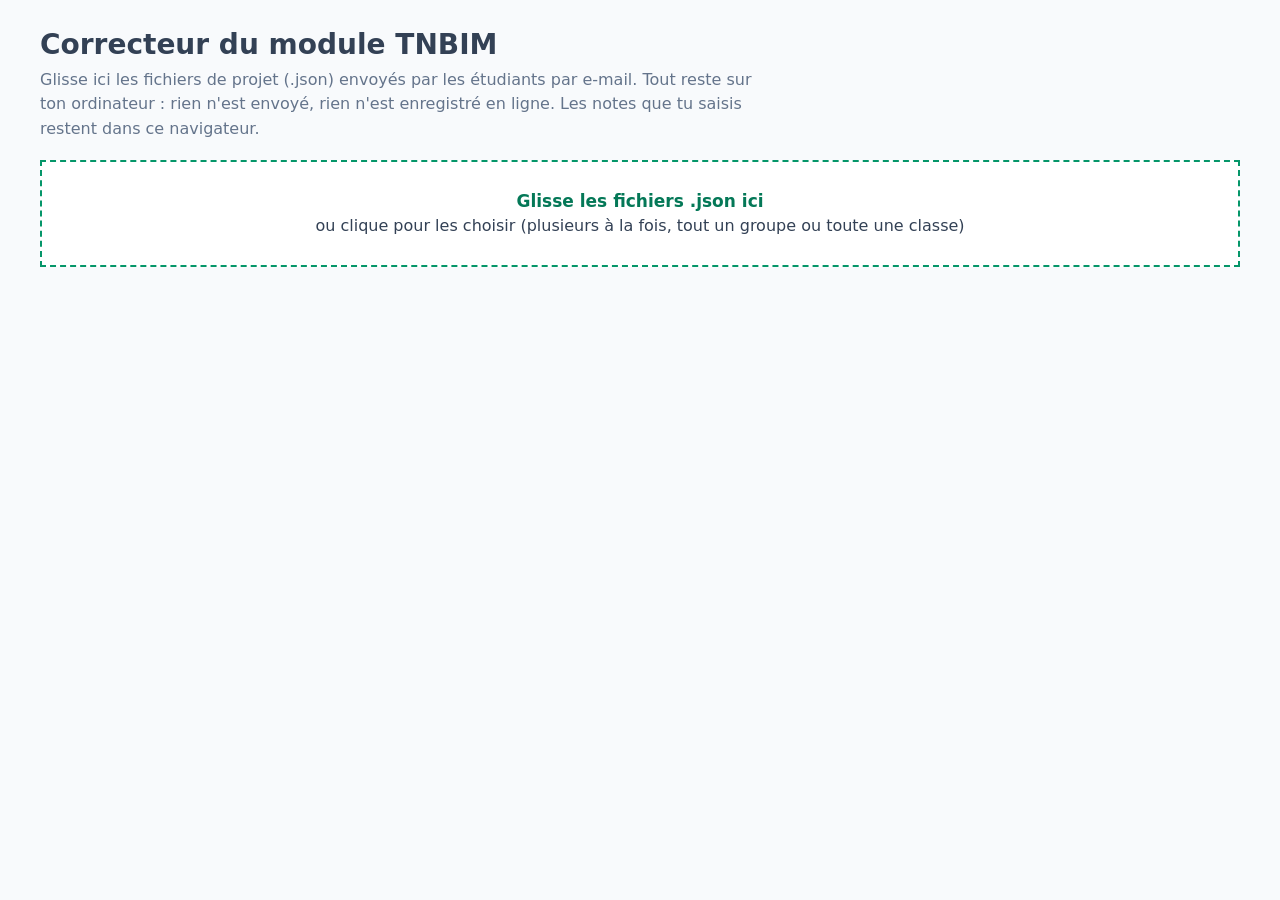
<file: correcteur/index.html>
<!DOCTYPE html>
<html lang="fr">
<head>
<meta charset="utf-8">
<meta name="viewport" content="width=device-width, initial-scale=1">
<title>Correcteur – TNBIM, ESCT Nantes</title>
<meta name="robots" content="noindex">
<style>
:root{
  --fond:#F8FAFC; --carte:#FFFFFF; --encre:#0F172A; --texte:#334155; --discret:#64748B;
  --trait:#E2E8F0; --trait-fort:#CBD5E1; --creux:#F1F5F9;
  --accent:#059669; --accent-fonce:#047857; --accent-nuit:#065F46; --accent-pale:#ECFDF5; --accent-trait:#A7F3D0;
  --rouge:#B91C1C; --rouge-pale:#FEF2F2; --rouge-trait:#FECACA;
  --ambre:#B45309; --ambre-pale:#FFFBEB; --ambre-trait:#FDE68A;
  --sans:"Avenir Next","Segoe UI Variable Text","Segoe UI",system-ui,-apple-system,Roboto,"Helvetica Neue",Arial,sans-serif;
  --mono:ui-monospace,"SF Mono","Cascadia Mono",Menlo,Consolas,"Liberation Mono",monospace;
  --nav:280px; --etat:300px;
}
*,*::before,*::after{box-sizing:border-box}
html{-webkit-text-size-adjust:100%;scroll-behavior:auto}
body{margin:0;background:var(--fond);color:var(--texte);font-family:var(--sans);font-size:16px;line-height:1.55}
h1,h2,h3,h4,p,ul,ol,figure{margin:0}
ul,ol{padding:0;list-style:none}
a{color:var(--accent-fonce);text-underline-offset:3px}
a:hover{color:var(--accent-nuit)}
button,input,textarea,select{font:inherit;color:inherit}
:focus-visible{outline:2px solid var(--encre);outline-offset:2px}
[hidden]{display:none!important}

/* Panneaux flottants */
.flottant{background:rgba(255,255,255,.78);-webkit-backdrop-filter:blur(14px) saturate(1.2);backdrop-filter:blur(14px) saturate(1.2);border:1px solid var(--trait-fort)}

/* Barre d'actions, en haut à gauche */
.colonne{position:fixed;z-index:40;top:12px;left:12px;bottom:12px;width:var(--nav);display:flex;flex-direction:column;gap:8px}
.barre{padding:8px}
.barre-actions{display:grid;grid-template-columns:1fr 1fr;gap:4px}
.barre-actions button{height:32px;padding:0 6px;font-size:12.5px;font-weight:600;background:var(--carte);border:1px solid var(--trait-fort);cursor:pointer;white-space:nowrap}
.barre-actions button:hover{border-color:var(--accent);color:var(--accent-nuit)}
.barre-actions button.plein{background:var(--accent-fonce);border-color:var(--accent-fonce);color:#fff}
.barre-actions button.plein:hover{background:var(--accent-nuit);color:#fff}
.barre-etat{display:flex;align-items:center;gap:6px;margin-top:7px;font-size:12px;color:var(--discret);line-height:1.3}
.barre-etat i{flex:none;width:8px;height:8px;background:var(--accent)}
.barre-etat.alerte i{background:var(--ambre)}
.barre-mobile{display:none}

/* Navigation */
.nav{flex:1;min-height:0;overflow:auto;padding:6px 0 12px}
.nav h2{font-size:12.5px;font-weight:600;color:var(--discret);padding:14px 14px 6px}
.nav a{display:flex;align-items:baseline;gap:8px;padding:8px 14px;color:var(--texte);text-decoration:none;font-size:14.5px;line-height:1.3;border-left:3px solid transparent}
.nav a:hover{background:rgba(255,255,255,.9)}
.nav a[aria-current="page"]{background:var(--carte);border-left-color:var(--accent);color:var(--encre);font-weight:600}
.nav a span{flex:1}
.nav a small{flex:none;font-size:12px;color:var(--discret);font-weight:400;font-variant-numeric:tabular-nums}
.nav a.complet small{color:var(--accent-fonce);font-weight:600}
.nav-global{margin:14px 14px 0;font-size:12.5px;color:var(--discret)}
.nav-global b{color:var(--encre)}
.filet{height:6px;background:var(--trait);margin-top:6px}
.filet i{display:block;height:100%;background:var(--accent)}

/* Zone principale */
main{margin:0 calc(var(--etat) + 36px) 0 calc(var(--nav) + 36px);padding:28px 0 120px;min-height:100vh}
.page{max-width:760px;margin:0 auto}
.tete{padding:8px 0 22px}
.tete .seance{font-size:14px;color:var(--discret)}
.tete h1{font-size:clamp(28px,3.4vw,38px);line-height:1.08;letter-spacing:-.022em;font-weight:700;color:var(--encre);margin:6px 0 12px;text-wrap:balance}
.tete .chapo{font-size:18px;line-height:1.5;color:var(--texte);max-width:62ch}

.bloc{background:var(--carte);border:1px solid var(--trait);padding:20px 22px;margin-bottom:14px}
.bloc h2{font-size:19px;line-height:1.25;color:var(--encre);font-weight:650;letter-spacing:-.01em}
.bloc h3{font-size:15.5px;color:var(--encre);font-weight:650;margin-top:18px}
.bloc p{margin-top:10px;max-width:68ch}
.bloc p:first-child{margin-top:0}
.bloc ul.tirets{margin-top:10px}
.bloc ul.tirets li{position:relative;padding-left:22px;margin-top:5px;max-width:66ch}
.bloc ul.tirets li::before{content:"–";position:absolute;left:4px;color:var(--accent-fonce);font-weight:700}
.bloc ol.pas{counter-reset:pas;margin-top:12px}
.bloc ol.pas>li{counter-increment:pas;position:relative;padding-left:34px;margin-top:9px;max-width:66ch}
.bloc ol.pas>li::before{content:counter(pas);position:absolute;left:0;top:1px;width:22px;height:22px;display:grid;place-items:center;font-size:12.5px;font-weight:700;color:var(--accent-nuit);background:var(--accent-pale);border:1px solid var(--accent-trait)}
.note{font-size:14px;color:var(--discret)}
.duree{font-size:13px;color:var(--discret);font-weight:400;margin-left:8px;white-space:nowrap}

/* Étape à cocher */
.etape{border-left:3px solid var(--trait-fort)}
.etape.faite{border-left-color:var(--accent)}
.etape-tete{display:flex;align-items:flex-start;gap:14px;justify-content:space-between}
.fait{flex:none;display:inline-flex;align-items:center;gap:7px;font-size:13px;font-weight:600;color:var(--discret);cursor:pointer;user-select:none;padding:4px 9px;border:1px solid var(--trait-fort);background:var(--carte)}
.fait input{appearance:none;-webkit-appearance:none;width:14px;height:14px;margin:0;border:1.5px solid var(--discret);background:#fff;display:grid;place-items:center;cursor:pointer}
.fait input:checked{background:var(--accent-fonce);border-color:var(--accent-fonce)}
.fait input:checked::after{content:"";width:8px;height:4px;border-left:2px solid #fff;border-bottom:2px solid #fff;transform:rotate(-45deg) translateY(-1px)}
.etape.faite .fait{color:var(--accent-nuit);border-color:var(--accent-trait);background:var(--accent-pale)}

/* Repère */
.repere{background:var(--accent-pale);border:1px solid var(--accent-trait);border-left:3px solid var(--accent)}
.repere h2{font-size:16.5px}
.repere .verif{font-size:13px;color:var(--accent-nuit);margin-top:12px}
.sources{margin-top:12px;font-size:14px}
.sources li{margin-top:4px;padding-left:22px;position:relative}
.sources li::before{content:"↗";position:absolute;left:3px;color:var(--accent-fonce)}

/* Champs */
.champs{display:grid;grid-template-columns:1fr 1fr;gap:14px 16px;margin-top:14px}
.champ{display:flex;flex-direction:column;gap:5px;min-width:0}
.champ.large{grid-column:1/-1}
.champ>span.l{font-size:14px;font-weight:600;color:var(--encre)}
.champ>span.l em{font-style:normal;font-weight:400;color:var(--discret)}
.champ .aide{font-size:13px;color:var(--discret);line-height:1.4}
.champ input[type=text],.champ input[type=number],.champ input[type=date],.champ textarea,.champ select{width:100%;padding:9px 11px;border:1px solid var(--trait-fort);background:#fff;border-radius:0;line-height:1.45}
.champ textarea{resize:vertical;min-height:72px}
.champ input:focus,.champ textarea:focus,.champ select:focus{outline:2px solid var(--accent);outline-offset:0;border-color:var(--accent)}
.coches{display:grid;gap:6px;margin-top:12px}
.coche{display:flex;gap:10px;align-items:flex-start;font-size:15px;cursor:pointer}
.coche input{margin:4px 0 0;width:16px;height:16px;accent-color:var(--accent-fonce);flex:none}

/* Consigne à copier */
.consigne{margin-top:14px;border:1px solid var(--trait-fort);background:var(--creux)}
.consigne-tete{display:flex;align-items:center;justify-content:space-between;gap:12px;padding:8px 8px 8px 14px;border-bottom:1px solid var(--trait-fort);background:#fff}
.consigne-tete b{font-size:14px;color:var(--encre)}
.consigne pre{margin:0;padding:14px;font-family:var(--mono);font-size:13px;line-height:1.55;white-space:pre-wrap;overflow-wrap:anywhere;max-height:420px;overflow:auto;color:var(--encre)}
.consigne pre .vide{color:var(--ambre);background:var(--ambre-pale)}

.btn{display:inline-flex;align-items:center;justify-content:center;gap:6px;height:34px;padding:0 13px;font-size:14px;font-weight:600;background:var(--carte);border:1px solid var(--trait-fort);cursor:pointer;text-decoration:none;color:var(--encre);white-space:nowrap}
.btn:hover{border-color:var(--accent);color:var(--accent-nuit)}
.btn.plein{background:var(--accent-fonce);border-color:var(--accent-fonce);color:#fff}
.btn.plein:hover{background:var(--accent-nuit);color:#fff}
.btn.ok{background:var(--accent-pale);border-color:var(--accent);color:var(--accent-nuit)}
.actions{display:flex;flex-wrap:wrap;gap:8px;margin-top:14px}

/* Décision */
.decision{border-top:3px solid var(--encre)}
.decision .q{font-size:19px;font-weight:650;color:var(--encre);line-height:1.25;letter-spacing:-.01em}
.decision .genre{font-size:13px;color:var(--discret);margin-bottom:4px}
.options{display:grid;gap:8px;margin-top:14px}
.option{display:flex;gap:11px;align-items:flex-start;padding:12px 14px;border:1px solid var(--trait-fort);background:#fff;cursor:pointer}
.option:hover{border-color:var(--accent)}
.option input{margin:4px 0 0;accent-color:var(--accent-fonce);width:16px;height:16px;flex:none}
.option.choisi{border-color:var(--accent);background:var(--accent-pale);box-shadow:inset 3px 0 0 var(--accent)}
.suite{margin-top:14px;padding:12px 14px;background:var(--creux);border-left:3px solid var(--encre)}
.suite.grave{background:var(--rouge-pale);border-left-color:var(--rouge);color:#7F1D1D}
.effets{display:flex;flex-wrap:wrap;gap:6px;margin-top:10px}
.effet{font-size:12.5px;font-weight:600;padding:2px 8px;border:1px solid var(--trait-fort);background:#fff;font-variant-numeric:tabular-nums}
.effet.bon{border-color:var(--accent-trait);color:var(--accent-nuit);background:var(--accent-pale)}
.effet.mauvais{border-color:var(--rouge-trait);color:var(--rouge);background:var(--rouge-pale)}

/* Scène */
.scene{background:var(--encre);border-color:var(--encre);color:#CBD5E1}
.scene .genre{font-size:13px;color:#94A3B8}
.scene h2{color:#fff;font-size:21px;margin-top:2px}
.scene p{color:#E2E8F0;font-size:16.5px}
.scene .reps{display:grid;gap:8px;margin-top:16px}
.scene .rep{text-align:left;padding:11px 14px;background:transparent;border:1px solid #475569;color:#F1F5F9;cursor:pointer;line-height:1.4}
.scene .rep:hover{border-color:#6EE7B7}
.scene .rep.choisi{background:var(--accent-fonce);border-color:var(--accent-fonce);color:#fff}
.scene .suite{background:#1E293B;border-left-color:#6EE7B7;color:#E2E8F0}
.scene .effet{background:#1E293B;border-color:#475569;color:#E2E8F0}
.scene .effet.bon{color:#6EE7B7;border-color:#065F46;background:#1E293B}
.scene .effet.mauvais{color:#FCA5A5;border-color:#7F1D1D;background:#1E293B}
.scene .verrou{color:#94A3B8;font-size:15px}
.scene .champ>span.l{color:#fff}
.scene .champ textarea{background:#fff;color:var(--encre)}
.scene :focus-visible{outline-color:#6EE7B7}

/* Schéma */
.schema{margin-top:14px;border:1px solid var(--trait-fort);background:#fff}
.schema svg{display:block;width:100%;height:auto;background:var(--fond)}
.schema img{display:block;width:100%;height:auto;border-top:1px solid var(--trait-fort)}
.schema figcaption{padding:12px 14px;border-top:1px solid var(--trait-fort);font-size:14.5px}
.schema figcaption ol{counter-reset:leg}
.schema figcaption li{counter-increment:leg;position:relative;padding-left:30px;margin-top:5px}
.schema figcaption li::before{content:counter(leg);position:absolute;left:0;top:1px;width:20px;height:20px;border-radius:50%;display:grid;place-items:center;background:var(--accent-fonce);color:#fff;font-size:12px;font-weight:700}
.schema figcaption .note{margin-top:9px}

/* Tableaux */
.tab{width:100%;border-collapse:collapse;margin-top:14px;font-size:14px}
.tab th{text-align:left;font-weight:600;color:var(--encre);padding:7px 8px;border-bottom:2px solid var(--encre);vertical-align:bottom;line-height:1.25}
.tab td{padding:6px 6px;border-bottom:1px solid var(--trait);vertical-align:top}
.tab td input,.tab td textarea,.tab td select{width:100%;padding:7px 8px;border:1px solid var(--trait-fort);background:#fff;border-radius:0;font-size:14px;line-height:1.4}
.tab td textarea{resize:vertical;min-height:54px}
.tab.donnees{font-family:var(--mono);font-size:12px}
.tab.donnees th{font-weight:600;border-bottom-width:1px}
.defile{overflow-x:auto}

/* Idées */
.idees{display:grid;grid-template-columns:1fr 1fr;gap:10px;margin-top:14px}
.idee{border:1px solid var(--trait-fort);padding:14px;background:#fff;display:flex;flex-direction:column;gap:6px}
.idee.choisie{border-color:var(--accent);box-shadow:inset 0 3px 0 var(--accent)}
.idee .fam{font-size:12.5px;color:var(--discret)}
.idee h3{margin:0;font-size:16px}
.idee p{margin:0;font-size:14px;line-height:1.45}
.idee .niv{display:flex;gap:3px;align-items:center;font-size:12.5px;color:var(--discret)}
.idee .niv i{width:14px;height:6px;background:var(--trait)}
.idee .niv i.on{background:var(--accent)}
.idee .btn{align-self:flex-start;margin-top:auto}

/* Parcours des deux séances */
.parcours{margin-top:14px;border-left:3px solid var(--accent)}
.parcours li{padding:10px 0 10px 18px;border-bottom:1px solid var(--trait);position:relative}
.parcours li:last-child{border-bottom:0}
.parcours li::before{content:"";position:absolute;left:-8px;top:17px;width:13px;height:13px;background:var(--accent)}
.parcours li.entre::before{background:#fff;border:3px solid var(--accent)}
.parcours b{display:block;color:var(--encre)}

/* Résultats chiffrés */
.resultats{display:grid;grid-template-columns:repeat(3,1fr);gap:0;margin-top:14px;border:1px solid var(--trait-fort)}
.resultats div{padding:12px 14px;border-right:1px solid var(--trait);border-bottom:1px solid var(--trait);background:#fff}
.resultats div:nth-child(3n){border-right:0}
.resultats dt{font-size:13px;color:var(--discret);line-height:1.3}
.resultats dd{margin:4px 0 0;font-size:22px;font-weight:700;color:var(--encre);letter-spacing:-.01em;font-variant-numeric:tabular-nums}
.resultats dd.neg{color:var(--rouge)}
.resultats dd small{font-size:13px;font-weight:400;color:var(--discret)}

/* État du projet */
.etat{position:fixed;z-index:30;top:12px;right:12px;width:var(--etat);max-height:calc(100vh - 24px);overflow:auto;padding:16px}
.etat h2{font-size:15px;color:var(--encre);font-weight:700;display:flex;justify-content:space-between;align-items:center}
.etat h2 button{display:none}
.jauge{margin-top:14px}
.jauge-l{display:flex;justify-content:space-between;align-items:baseline;gap:8px;font-size:13.5px}
.jauge-l b{color:var(--encre);font-weight:650}
.jauge-l span{color:var(--discret);font-size:12.5px;font-variant-numeric:tabular-nums;white-space:nowrap}
.seg{display:grid;grid-template-columns:repeat(10,1fr);gap:2px;margin-top:5px}
.seg i{height:10px;background:var(--trait)}
.seg.vert i.on{background:var(--accent)}
.seg.neutre i.on{background:#475569}
.seg.ambre i.on{background:#D97706}
.seg.rouge i.on{background:var(--rouge)}
.jauge small{display:block;font-size:12px;color:var(--discret);margin-top:3px}
.etat h3{font-size:13.5px;color:var(--encre);margin-top:18px;padding-top:12px;border-top:1px solid var(--trait-fort)}
.alertes{margin-top:8px;display:grid;gap:6px}
.alerte{display:block;font-size:13px;line-height:1.4;padding:8px 10px;border:1px solid var(--trait-fort);border-left-width:3px;background:#fff;text-decoration:none;color:var(--texte)}
.alerte.rouge{border-color:var(--rouge-trait);border-left-color:var(--rouge);background:var(--rouge-pale);color:#7F1D1D}
.alerte.orange{border-color:var(--ambre-trait);border-left-color:var(--ambre);background:var(--ambre-pale);color:#78350F}
.alerte.info{border-left-color:var(--discret)}
a.alerte:hover{border-color:var(--encre)}
.calme{font-size:13px;color:var(--discret);margin-top:8px}
.bouton-etat{display:none}

/* Pied de chapitre */
.pied{display:flex;justify-content:space-between;gap:10px;margin-top:22px}

/* Rappel, message bref, dialogue */
.rappel{position:fixed;z-index:50;left:50%;bottom:16px;transform:translateX(-50%);width:min(620px,calc(100vw - 24px));padding:12px 14px;display:flex;gap:12px;align-items:center;justify-content:space-between;border-color:var(--ambre);font-size:14.5px;color:var(--encre)}
.rappel div{display:flex;gap:6px;flex:none}
.bref{position:fixed;z-index:60;left:50%;bottom:76px;transform:translateX(-50%);background:var(--encre);color:#fff;padding:8px 14px;font-size:14px;font-weight:600}
dialog{border:1px solid var(--encre);padding:0;width:min(480px,calc(100vw - 32px));border-radius:0;color:var(--texte)}
dialog::backdrop{background:rgba(15,23,42,.45);-webkit-backdrop-filter:blur(3px);backdrop-filter:blur(3px)}
dialog form{padding:22px}
dialog h2{font-size:19px;color:var(--encre)}
dialog p{margin-top:10px}
dialog .actions{justify-content:flex-end;margin-top:20px}

/* Aperçu du dossier */
.dossier{background:#fff;color:var(--encre);font-size:14.5px;line-height:1.5}
.dossier .couv{border-bottom:3px solid var(--encre);padding-bottom:14px;margin-bottom:18px}
.dossier .couv h1{font-size:26px;line-height:1.15;letter-spacing:-.015em;margin:4px 0 8px}
.dossier .couv p{margin:2px 0;color:var(--texte)}
.dossier h2{font-size:17px;margin:22px 0 8px;padding-top:10px;border-top:1px solid var(--trait-fort);color:var(--encre)}
.dossier h3{font-size:14.5px;margin:12px 0 2px;color:var(--encre)}
.dossier p{margin:3px 0;max-width:none;white-space:pre-wrap;overflow-wrap:anywhere}
.dossier .vide{color:var(--ambre);font-style:italic}
.dossier dl{margin:6px 0;display:grid;grid-template-columns:minmax(150px,32%) 1fr;gap:3px 14px}
.dossier dt{color:var(--discret)}
.dossier dd{margin:0;white-space:pre-wrap;overflow-wrap:anywhere}
.dossier table{width:100%;border-collapse:collapse;margin:8px 0;font-size:13.5px}
.dossier th,.dossier td{border:1px solid var(--trait-fort);padding:5px 7px;text-align:left;vertical-align:top;white-space:pre-wrap}
.dossier th{background:var(--creux)}
.dossier .jauges{break-inside:avoid}
.dossier .jg{display:grid;grid-template-columns:150px 1fr 110px;gap:10px;align-items:center;margin:4px 0}
.dossier .jg .seg{margin:0}
.dossier ul{margin:6px 0}
.dossier ul li{padding-left:18px;position:relative;margin:3px 0}
.dossier ul li::before{content:"–";position:absolute;left:2px}
.dossier pre{font-family:var(--mono);font-size:12px;white-space:pre-wrap;overflow-wrap:anywhere;background:var(--creux);padding:10px;margin:6px 0;border:1px solid var(--trait)}
#impression{display:none}

/* Écrans moyens : l'état devient un volet */
@media (max-width:1239px){
  main{margin-right:24px}
  .etat{display:none;box-shadow:0 12px 40px rgba(15,23,42,.18)}
  .etat.ouvert{display:block}
  .etat h2 button{display:inline-flex}
  .bouton-etat{display:flex;position:fixed;z-index:29;right:12px;top:12px;align-items:center;gap:8px;height:40px;padding:0 12px;font-size:13.5px;font-weight:600;cursor:pointer;color:var(--encre)}
  .bouton-etat .pastilles{display:flex;gap:3px}
  .bouton-etat .pastilles i{width:8px;height:14px;background:var(--accent)}
  .bouton-etat .pastilles i.neutre{background:#475569}
  .bouton-etat .pastilles i.ambre{background:#D97706}
  .bouton-etat .pastilles i.rouge{background:var(--rouge)}
  .page{padding-top:44px}
}
/* Petits écrans : la navigation devient un volet */
@media (max-width:899px){
  main{margin:0;padding:112px 16px 120px}
  .page{padding-top:0}
  .colonne{top:0;left:0;right:0;bottom:auto;width:auto;gap:0}
  .barre{border-width:0 0 1px;padding:8px 12px}
  .barre-actions{grid-template-columns:repeat(4,1fr)}
  .barre-mobile{display:flex;gap:4px;margin-top:6px}
  .barre-mobile button{flex:1;height:32px;font-size:13px;font-weight:600;background:var(--carte);border:1px solid var(--trait-fort);cursor:pointer}
  .barre-etat{display:none}
  .bouton-etat{display:none}
  .nav{display:none;position:fixed;top:87px;left:0;right:0;bottom:0;border-width:0;background:rgba(255,255,255,.97)}
  .nav.ouvert{display:block}
  .etat{top:87px;right:0;left:0;width:auto;max-height:calc(100vh - 87px);border-width:0 0 1px;background:rgba(255,255,255,.97)}
  .champs,.idees{grid-template-columns:1fr}
  .resultats{grid-template-columns:1fr 1fr}
  .resultats div:nth-child(3n){border-right:1px solid var(--trait)}
  .resultats div:nth-child(2n){border-right:0}
  .bloc{padding:16px}
  .etape-tete{flex-direction:column;gap:10px}
  .tab.large-mobile{min-width:640px}
}
@media (prefers-reduced-motion:no-preference){
  .btn,.option,.rep,.nav a{transition:border-color .12s,background-color .12s}
}

/* Impression : seul le dossier sort */
@page{size:A4;margin:16mm 15mm}
@media print{
  html,body{background:#fff}
  body>*:not(#impression){display:none!important}
  #impression{display:block}
  .dossier{font-size:10.5pt}
  .dossier h2{break-after:avoid}
  .dossier h3{break-after:avoid}
  .dossier table,.dossier .jg,.dossier dl>*{break-inside:avoid}
  .dossier tr,.dossier li{break-inside:avoid}
  .dossier .tt{break-after:avoid}
  .seg i,.dossier th{-webkit-print-color-adjust:exact;print-color-adjust:exact}
}

/* Dépôt de fichiers */
.depot{display:flex;flex-direction:column;align-items:center;justify-content:center;gap:4px;margin-top:14px;padding:26px 16px;border:2px dashed var(--accent-trait);background:var(--accent-pale);color:var(--accent-nuit);text-align:center;cursor:pointer}
.depot span{font-size:14px;color:var(--texte)}
.depot:hover,.depot:focus-visible,.depot.survol{border-color:var(--accent);background:#D1FAE5;outline:none}
.depot-resultat{margin-top:12px}
.depot-bilan{margin:0 0 8px}
.depot-resultat h3{margin:18px 0 6px}
.desc-depot{margin:8px 0 10px;padding:12px 14px;border:1px solid var(--trait);background:#F8FAFC;font-size:14.5px;line-height:1.55;white-space:pre-wrap}
.alerte-depot{margin:8px 0;padding:9px 12px;border:1px solid var(--ambre-trait);background:var(--ambre-pale);color:var(--ambre);font-weight:600;font-size:14px}
#depose{position:fixed;inset:0;z-index:70;display:flex;align-items:center;justify-content:center;background:rgba(248,250,252,.78);-webkit-backdrop-filter:blur(4px);backdrop-filter:blur(4px);pointer-events:none}
#depose[hidden]{display:none}
#depose>div{display:flex;flex-direction:column;gap:6px;text-align:center;padding:34px 40px;border:2px dashed var(--accent);background:#fff;box-shadow:0 12px 36px rgba(15,23,42,.14);max-width:90vw}
#depose b{font-size:20px;color:var(--accent-nuit)}
#depose span{color:var(--texte)}
@media print{#depose,.depot,.depot-resultat{display:none!important}}
.idee .actions{margin-top:auto}
.idee .actions .btn{margin-top:0}
.idee .btn[disabled]{opacity:1;cursor:default}

/* Obligatoire et facultatif */
.statut{display:inline-block;margin-left:10px;padding:2px 8px;border:1px solid;font-size:12px;font-weight:700;letter-spacing:.01em;white-space:nowrap;vertical-align:middle}
.statut.obligatoire{background:var(--accent-pale);border-color:var(--accent-trait);color:var(--accent-nuit)}
.statut.facultatif{background:var(--creux);border-color:var(--trait-fort);color:var(--discret)}
.partie{margin-top:22px;padding:12px 16px;border-left:4px solid}
.partie h2{margin:6px 0 4px;font-size:19px}
.partie p{margin:0}
.partie .statut{margin-left:0}
.partie.obligatoire{border-color:var(--accent);background:var(--accent-pale)}
.partie.facultatif{border-color:var(--trait-fort);background:var(--creux)}
.bloc.entrainement{border-style:dashed}
@media print{.statut,.partie{display:none!important}}

/* Aide repliable */
details.aide{padding:0}
details.aide>summary{display:flex;align-items:center;gap:10px;padding:12px 16px;cursor:pointer;list-style:none;font-weight:700;font-size:16px;color:var(--encre)}
details.aide>summary::-webkit-details-marker{display:none}
details.aide>summary::before{content:"";flex:none;width:8px;height:8px;border-right:2px solid var(--accent-fonce);border-bottom:2px solid var(--accent-fonce);transform:rotate(-45deg);transition:transform .12s}
details.aide[open]>summary::before{transform:rotate(45deg)}
details.aide>summary:hover{background:var(--creux)}
details.aide>summary:focus-visible{outline:2px solid var(--accent);outline-offset:-2px}
.aide-corps{padding:2px 16px 16px}
.aide-corps>:first-child{margin-top:0}
details.aide-schema{margin-top:14px;border:1px solid var(--trait-fort);background:#fff}
details.aide-schema>summary{font-size:15px}
details.aide-schema .schema{margin:0;padding:0 16px 16px}

details.aide .picto{flex:none;color:var(--accent-fonce)}
@media print{details.aide .picto{display:none}}

/* Prochaine étape, compteurs, glossaire, étiquette de menu */
.prochaine{display:flex;flex-wrap:wrap;align-items:center;gap:8px 16px;margin:18px 0 6px;padding:12px 16px;border:1px solid var(--accent-trait);border-left:4px solid var(--accent);background:var(--accent-pale)}
.prochaine>div{flex:1 1 280px;display:flex;flex-direction:column;gap:2px;min-width:0}
.prochaine .lib{font-size:12px;font-weight:700;letter-spacing:.03em;text-transform:uppercase;color:var(--accent-nuit)}
.prochaine b{font-size:16px;color:var(--encre);overflow-wrap:anywhere}
.prochaine .ou{font-size:13.5px;color:var(--texte)}
.prochaine .reste{flex-basis:100%;font-size:13px;color:var(--discret)}
.prochaine:empty{display:none}
.compteur{display:inline-block;margin-left:10px;padding:2px 8px;border:1px solid;font-size:12px;font-weight:700;white-space:nowrap;vertical-align:middle}
.compteur.reste{color:var(--ambre);background:var(--ambre-pale);border-color:var(--ambre-trait)}
.compteur.ok{color:var(--accent-nuit);background:var(--accent-pale);border-color:var(--accent-trait)}
.glossaire{margin:0}
.glossaire dt{margin-top:12px;font-weight:700;color:var(--encre)}
.glossaire dt:first-child{margin-top:0}
.glossaire dd{margin:2px 0 0}
.nav-tag{display:block;margin-top:1px;font-style:normal;font-size:11.5px;font-weight:400;color:var(--discret)}
.etape,.decision,.scene,[data-champ]{scroll-margin-top:24px}
@keyframes clignote{from{background:var(--accent-pale)}to{background:transparent}}
.flash{animation:clignote 1.6s ease-out}
@media (prefers-reduced-motion:reduce){.flash{animation:none}}
@media print{.prochaine,.compteur{display:none!important}}
.reps.projets{display:grid;grid-template-columns:repeat(2,minmax(0,1fr));gap:10px}
.reps.projets .rep{text-align:left;width:100%}
.fiche{display:grid;grid-template-columns:max-content 1fr;gap:6px 16px;margin-top:12px}
.fiche dt{font-weight:600;color:var(--encre)}.fiche dd{margin:0}
@media(max-width:700px){.reps.projets{grid-template-columns:1fr}.fiche{grid-template-columns:1fr}}
.mois-liste{margin-top:14px;display:grid;gap:3px}
.mois{display:grid;grid-template-columns:96px 1fr 36px;gap:8px;align-items:center;font-size:13px}
.mois .b{background:var(--trait);height:12px;display:block}
.mois .b i{display:block;height:12px;background:var(--accent-fonce)}
.mois .b i.sur{background:#B45309}
.mois .n{text-align:right;font-variant-numeric:tabular-nums}
.ligne-journal h3{margin:0 0 4px}
.fiche-projet{margin-top:12px;border-left:3px solid var(--trait-fort)}
.fiche-projet.choisi{border-left-color:var(--accent);background:#F3FAF6}
.fiche-projet h3{margin:0}
.cadre-outil{margin-top:14px;border:1px solid var(--trait-fort);background:#fff}
.cadre-outil iframe{display:block;width:100%;height:760px;border:0}
@media print{.cadre-outil{display:none}}
.sources-verif li{margin-bottom:8px}.sources-verif .note{display:block;margin-top:2px}
.bloc.ou-verifier{border-left:3px solid var(--accent)}

.cor{max-width:1240px;margin:0 auto;padding:28px 20px 60px}
.cor h1{font-size:28px;line-height:1.2;margin-bottom:6px}
.cor .chapo{color:var(--discret);margin-bottom:18px;max-width:70ch}
#depot{border:2px dashed var(--accent);background:var(--carte);padding:26px;text-align:center;cursor:pointer}
#depot.survol{background:#DCF7E6;border-style:solid}
#depot b{display:block;font-size:17px;color:var(--accent-fonce)}
.actions-cor{display:flex;gap:8px;flex-wrap:wrap;margin:14px 0}
#resume{margin:8px 0 12px;font-weight:600}
.defile-cor{overflow-x:auto;border:1px solid var(--trait);background:var(--carte)}
table.suivi{border-collapse:collapse;width:100%;font-size:14px;min-width:1100px}
table.suivi th,table.suivi td{padding:9px 10px;text-align:left;border-bottom:1px solid var(--trait);vertical-align:middle;white-space:nowrap}
table.suivi th{background:#F1F5F9;position:sticky;top:0}
table.suivi th button{background:none;border:0;font-weight:700;font-size:13px;cursor:pointer;padding:0}
table.suivi tbody tr{cursor:pointer}
table.suivi tbody tr:hover,table.suivi tbody tr.actif{background:#ECFDF3}
.cbarre{display:inline-block;width:64px;height:8px;background:#E2E8F0;margin-right:8px;vertical-align:middle}
.cbarre i{display:block;height:100%;background:var(--accent)}
.tx.bas{color:#B42318;font-weight:700}.tx.moy{color:#B54708;font-weight:700}.tx.bon{color:var(--accent-fonce);font-weight:700}
.pastille{display:inline-block;min-width:22px;padding:1px 7px;margin-right:4px;color:#fff;font-weight:700;font-size:12px;text-align:center}
.pastille.rouge{background:#B42318}.pastille.orange{background:#B54708}
#detail{margin-top:22px;padding:20px;background:var(--carte);border:1px solid var(--trait-fort)}
.detail-tete{display:flex;justify-content:space-between;align-items:center;gap:10px}
.detail-grille{display:grid;grid-template-columns:1fr 1fr;gap:22px;margin-top:10px}
#detail h3{margin:16px 0 6px;font-size:15px}
#detail .journal td{white-space:normal;font-size:13px;vertical-align:top}
table.grille-notes{width:100%;border-collapse:collapse;font-size:14px}
table.grille-notes th,table.grille-notes td{padding:7px 8px;border-bottom:1px solid var(--trait);text-align:left;vertical-align:top}
table.grille-notes input[type=number]{width:70px;padding:6px;border:1px solid var(--trait-fort)}
#note-corr{width:100%;padding:10px;border:1px solid var(--trait-fort);background:#fff;margin-top:8px}
.total-note{font-size:18px;font-weight:700;color:var(--accent-fonce);margin:10px 0}
@media(max-width:800px){.detail-grille{grid-template-columns:1fr}}
</style>
</head>
<body>
<main class="cor">
  <h1>Correcteur du module TNBIM</h1>
  <p class="chapo">Glisse ici les fichiers de projet (.json) envoyés par les étudiants par e-mail. Tout reste sur ton ordinateur : rien n'est envoyé, rien n'est enregistré en ligne. Les notes que tu saisis restent dans ce navigateur.</p>
  <div id="depot" role="button" tabindex="0" data-action="choisir"><b>Glisse les fichiers .json ici</b><span>ou clique pour les choisir (plusieurs à la fois, tout un groupe ou toute une classe)</span></div>
  <input type="file" id="fichiers" accept=".json,application/json" multiple hidden>
  <div id="refus"></div>
  <div id="zone-tableau" hidden>
    <p id="resume"></p>
    <div class="actions-cor"><button type="button" class="btn plein" data-action="csv">Exporter le tableau (.csv)</button><button type="button" class="btn" data-action="vider">Tout vider</button></div>
    <div class="defile-cor"><table class="suivi"><thead><tr id="tete-tab"></tr></thead><tbody id="corps-tab"></tbody></table></div>
    <p class="note" style="margin-top:8px">Journal : nombre de lignes, dont lignes modifiées ou rejetées. Références : thèmes avec un verdict, sur six. Clique sur une ligne pour voir le détail, lire le dossier et noter.</p>
  </div>
  <section id="detail" hidden></section>
</main>
<div id="impression" class="dossier" hidden></div>
<script>
(function () {
'use strict';
/* ───────── Données du parcours ───────── */
const APP = { id: 'tnbim-esct', version: 1 };
const CLE = 'tnbim-esct-v1';

/* ───────── RÉGLAGES DU MODULE : seul bloc à modifier chaque année ─────────
   Dates au format AAAA-MM-JJ. Tous les textes de l'application s'en déduisent.
   nbGroupes : nombre de groupes par classe (simple aide à la saisie).
   soutenance : minutes par groupe, exposé puis questions.
   Les dates des sessions ne sont pas dans ce bloc : chaque étudiant les saisit à la page « Départ ». L'envoi des fichiers se fait par e-mail au formateur, la veille de la dernière session, sans date affichée.
   verifieLe : laisse vide tant que tu n'as pas relu les références juridiques sur les sources officielles.
   Les repères juridiques ne se mettent pas à jour tout seuls : relis-les, puis écris la date. */
const CONFIG = {
  module: 'La transition numérique, le BIM et les enjeux juridiques',
  formation: 'Manager de projets BTP, ESCT Nantes',
  rncp: '38810',
  verifieLe: '',
  nbGroupes: 6,
  remise: 'e-mail',
  formateurMail: 'pierrick.briand@gmail.com',
  soutenance: { total: 20, expose: 12, questions: 8 }
};
const MOIS_CFG = ['janvier', 'février', 'mars', 'avril', 'mai', 'juin', 'juillet', 'août', 'septembre', 'octobre', 'novembre', 'décembre'];
const dCfg = iso => { const [a, m, j] = iso.split('-').map(Number); return { a, m: m - 1, j }; };
const jourCfg = j => (j === 1 ? '1er' : String(j));
const dJM = iso => { const d = dCfg(iso); return jourCfg(d.j) + ' ' + MOIS_CFG[d.m]; };
const dLong = iso => { const d = dCfg(iso); return jourCfg(d.j) + ' ' + MOIS_CFG[d.m] + ' ' + d.a; };
const decaler = (iso, jours) => { const d = dCfg(iso); return new Date(Date.UTC(d.a, d.m, d.j + jours)); };
const dJMdepuis = (iso, jours) => { const d = decaler(iso, jours); return jourCfg(d.getUTCDate()) + ' ' + MOIS_CFG[d.getUTCMonth()]; };
/* Les dates sont saisies par les étudiants à la page « Départ ». L'envoi se fait la veille de la dernière session. */
const DATE_OK = x => /^\d{4}-\d{2}-\d{2}$/.test(String(x || ''));
const DATE_VIDE = '(date à saisir à la page « Départ »)';
const dateChamp = cle => { const x = S.champs && S.champs[cle]; return DATE_OK(x) ? x : ''; };
const dLongDepuis = (iso, jours) => { const d = decaler(iso, jours); return jourCfg(d.getUTCDate()) + ' ' + MOIS_CFG[d.getUTCMonth()] + ' ' + d.getUTCFullYear(); };
const S1 = () => dateChamp('id_seance1') ? dJM(dateChamp('id_seance1')) : DATE_VIDE;
const S2 = () => dateChamp('id_seance2') ? dJM(dateChamp('id_seance2')) : DATE_VIDE;
const S1L = () => dateChamp('id_seance1') ? dLong(dateChamp('id_seance1')) : DATE_VIDE;
const S2L = () => dateChamp('id_seance2') ? dLong(dateChamp('id_seance2')) : DATE_VIDE;
/* L'envoi se fait la veille de la dernière session : la page n'affiche pas de date, pour rester juste pour les trois classes */
const DEPOT = () => 'la veille de la dernière session';
const DEPOTL = DEPOT;
const nomClasse = () => rempli('id_classe') ? String(v('id_classe')).trim() : '…';
const VERIFIE = () => CONFIG.verifieLe ? dLong(CONFIG.verifieLe) : '';

/* Références officielles : liens de départ, à ouvrir et à relire. Aucun article n'est cité de mémoire dans cette page. */
const SOURCES = {
  legifrance: { t: `Légifrance – le service public de la diffusion du droit`, u: 'https://www.legifrance.gouv.fr/' },
  daj: { t: `Direction des affaires juridiques (économie.gouv.fr) – commande publique`, u: 'https://www.economie.gouv.fr/daj' },
  rgpd: { t: `CNIL – Texte du RGPD, article par article`, u: 'https://www.cnil.fr/fr/reglement-europeen-protection-donnees' },
  cnil_ia: { t: `CNIL – Intelligence artificielle`, u: 'https://www.cnil.fr/fr/technologies/intelligence-artificielle-ia' },
  cnil_generative: { t: `CNIL – Questions-réponses sur l'utilisation d'un système d'IA générative`, u: 'https://www.cnil.fr/fr/les-questions-reponses-de-la-cnil-sur-lutilisation-dun-systeme-dia-generative' },
  ia_ce: { t: `Commission européenne – Législation sur l'IA et calendrier d'application`, u: 'https://digital-strategy.ec.europa.eu/fr/policies/regulatory-framework-ai' },
  ia_texte: { t: `Règlement (UE) 2024/1689 sur l'intelligence artificielle – texte officiel`, u: 'https://eur-lex.europa.eu/legal-content/FR/TXT/?uri=OJ:L_202401689' },
  anssi: { t: `ANSSI – la directive NIS 2`, u: 'https://cyber.gouv.fr/' },
  secret_affaires: { t: `Légifrance – Code de commerce, protection du secret des affaires (articles L151-1 et suivants, à vérifier)`, u: 'https://www.legifrance.gouv.fr/' },
  secret_defense: { t: `Légifrance – Code pénal, atteintes au secret de la défense nationale (articles 413-9 et suivants, à vérifier)`, u: 'https://www.legifrance.gouv.fr/' },
  claude_projets: { t: `Aide de Claude – créer et gérer des projets (en anglais)`, u: 'https://support.claude.com/en/articles/9519177' },
  claude_limites: { t: `Aide de Claude – bien utiliser ses limites d'usage (en anglais)`, u: 'https://support.claude.com/en/articles/9797557' }
};
/* Où vérifier une référence : sources officielles, par catégorie. Aucun article n'est cité : l'étudiant ouvre et lit. */
const OU_VERIFIER = [
  { id: 'lois', l: `Lois, codes, décrets et jurisprudence (France)`, liens: [
    ['Légifrance', 'https://www.legifrance.gouv.fr/', `Tous les codes (civil, commerce, travail, commande publique), les lois, décrets et arrêtés, et les décisions de justice. Cherchez par mot ou par numéro d'article. La date de la version en vigueur s'affiche en haut du texte.`]] },
  { id: 'marches', l: `Marchés de travaux, publics et privés`, liens: [
    ['Direction des affaires juridiques (economie.gouv.fr)', 'https://www.economie.gouv.fr/daj', `Cahiers des clauses administratives générales (CCAG), guides et fiches sur la commande publique.`],
    ['Légifrance', 'https://www.legifrance.gouv.fr/', `Pour le Code de la commande publique : cherchez le code par son nom, puis l'article.`],
    ['AFNOR', 'https://www.afnor.org/', `Pour les marchés privés, la norme NF P 03-001 (cahier des clauses administratives générales des marchés privés). Le texte est payant : la fiche de la norme, publique, donne son existence et sa date.`]] },
  { id: 'donnees', l: `Données personnelles : RGPD et CNIL`, liens: [
    ['CNIL – le RGPD article par article', 'https://www.cnil.fr/fr/reglement-europeen-protection-donnees', `Le texte du règlement, article par article, avec les liens vers les fiches pratiques de la CNIL.`],
    ['CNIL – questions-réponses sur l\'IA générative', 'https://www.cnil.fr/fr/les-questions-reponses-de-la-cnil-sur-lutilisation-dun-systeme-dia-generative', `Ce qu'une entreprise peut confier, ou non, à un service d'IA générative.`],
    ['CNIL – intelligence artificielle', 'https://www.cnil.fr/fr/technologies/intelligence-artificielle-ia', `Les recommandations de la CNIL sur l'IA.`]] },
  { id: 'ia', l: `Intelligence artificielle : règlement européen`, liens: [
    ['Commission européenne – cadre réglementaire de l\'IA', 'https://digital-strategy.ec.europa.eu/fr/policies/regulatory-framework-ai', `Présentation du règlement et de son calendrier d'application.`],
    ['EUR-Lex – règlement (UE) 2024/1689', 'https://eur-lex.europa.eu/legal-content/FR/TXT/?uri=OJ:L_202401689', `Le texte officiel du règlement, en français. Vérifiez la date de la version consolidée.`]] },
  { id: 'cyber', l: `Cybersécurité : directive NIS 2, ANSSI`, liens: [
    ['ANSSI – cyber.gouv.fr', 'https://cyber.gouv.fr/', `L'agence nationale de la sécurité des systèmes d'information : guides, obligations des entreprises, transposition de NIS 2.`],
    ['EUR-Lex', 'https://eur-lex.europa.eu/homepage.html?locale=fr', `Pour la directive NIS 2, cherchez « directive (UE) 2022/2555 ».`]] },
  { id: 'normes', l: `Normes et BIM`, liens: [
    ['AFNOR', 'https://www.afnor.org/', `Normes NF et ISO, dont la série NF EN ISO 19650 sur la gestion de l'information avec le BIM. Le texte des normes est payant ; leur existence, leur date et leur statut se vérifient sur la fiche publique.`]] },
  { id: 'travail', l: `Droit du travail et vie des entreprises`, liens: [
    ['Entreprendre.service-public.fr', 'https://entreprendre.service-public.fr/', `Fiches officielles pour les entreprises : embauche, formation, obligations de l'employeur.`],
    ['Légifrance – Code du travail', 'https://www.legifrance.gouv.fr/', `Cherchez « Code du travail », puis l'article.`]] }
];
const VERDICTS = [
  ['exacte', 'Exacte', `la source dit ce que la référence affirme, à la date de consultation`],
  ['inexacte', 'Inexacte', `la source existe, mais ne dit pas cela, ou pas ainsi`],
  ['introuvable', 'Introuvable', `la référence n'apparaît pas sur la source officielle`],
  ['perimee', 'Périmée', `la source existe, mais le texte a été abrogé ou modifié`]
];

const OUTILS = {
  calibrateur: 'https://pierrickbriand.github.io/Calibrateur-de-preferences-Claude/',
  entraineur: 'https://pierrickbriand.github.io/entraineur-de-prompt/'
};

/* Thèmes juridiques du module (issus du TD). Chaque groupe vérifie les références sur la source officielle. */
const THEMES_JURIDIQUES = [
  `Propriété de la maquette numérique et des données du BIM`,
  `Responsabilités des acteurs et convention BIM`,
  `Documents contractuels de travaux : CCAG-Travaux et autres cadres`,
  `Données personnelles sur un chantier (RGPD)`,
  `Règlement européen sur l'intelligence artificielle`,
  `Cybersécurité des entreprises (directive NIS 2)`
];

/* Le chantier fictif, commun à tous les groupes */
const CHANTIER = {
  nom: 'Rive Nord',
  resume: `Immeuble de bureaux de sept niveaux (rez-de-chaussée et six étages) avec un sous-sol de stationnement, à Nantes. Le site, le maître d'ouvrage et les entreprises sont fictifs.`,
  surface: 6800, budget: 14200000, duree: 22, os: '2027-01-04',
  moa: `Société Rive Nord Immobilier (fictive)`,
  moe: `Atelier d'architecture et bureau d'études (fictifs)`,
  bim: `Maquette numérique de conception, niveau de détail à préciser dans la convention BIM (à construire par le groupe)`,
  lots: [
    // n, intitulé, entreprise fictive, montant HT, effectif maximum, début (mois depuis l'OS), durée (mois)
    [1, 'Terrassement et fondations', 'Fondations Ouest (fictive)', 1150000, 14, 0, 4],
    [2, 'Gros œuvre béton armé', 'Béton Loire (fictive)', 3300000, 46, 3, 10],
    [3, 'Charpente métallique, couverture, étanchéité', 'Structures Atlantique (fictive)', 1050000, 18, 11, 5],
    [4, 'Façades vitrées et menuiseries extérieures', 'Façades Estuaire (fictive)', 2350000, 22, 12, 7],
    [5, 'Cloisons, doublages, plafonds', 'Cloisons Ouest (fictive)', 1200000, 30, 15, 6],
    [6, 'Revêtements de sols, peintures', 'Finitions Erdre (fictive)', 760000, 20, 18, 4],
    [7, 'Électricité courants forts et faibles', 'Électricité Maine (fictive)', 1450000, 24, 13, 9],
    [8, 'Chauffage, ventilation, climatisation, plomberie', 'Fluides Océan (fictive)', 1900000, 26, 12, 9],
    [9, 'Ascenseurs', 'Élévation Bretagne (fictive)', 380000, 6, 17, 4],
    [10, 'Voirie, réseaux divers, espaces verts', 'Aménagements Sèvre (fictive)', 410000, 10, 19, 3],
    [11, 'Serrurerie, métallerie', 'Métal Vilaine (fictive)', 250000, 8, 16, 5]
  ],
  jalons: [
    ['Ordre de service de démarrage', 0], ['Fin des fondations', 4], ['Fin du gros œuvre', 13], ['Hors d\'eau', 16],
    ['Hors d\'air', 19], ['Fin des essais techniques', 21], ['Réception', 22]
  ],
  aleas: [
    `Un réseau enterré, absent des plans, est découvert pendant le terrassement. Il faut le dévoyer.`,
    `Le fournisseur des vitrages annonce quatorze semaines de délai au lieu de dix.`,
    `Le maître d'ouvrage demande une terrasse accessible sur le toit, après la signature des marchés.`,
    `L'entreprise de gros œuvre manque de grutiers pendant deux mois.`,
    `Le bureau d'études met à jour la maquette numérique : le plan de réservations des fluides change.`
  ]
};
const eur = x => nb(x) + ' €';
const dateMois = n => { const d = decaler(CHANTIER.os, 0); const t = new Date(Date.UTC(d.getUTCFullYear(), d.getUTCMonth() + n, d.getUTCDate())); return MOIS_CFG[t.getUTCMonth()] + ' ' + t.getUTCFullYear(); };

const PROJETS = [
  { id: 'strategie', t: `Comparateur de scénarios de transition numérique`, court: `Comparateur de scénarios`, missions: ['Stratégie de construction'],
    but: `Comparer deux ou trois façons de numériser le chantier Rive Nord. Par exemple : la maquette sert seulement à la conception ; la maquette est partagée jusqu'au chantier, avec une convention BIM ; le chantier est connecté, avec des capteurs et une IA qui alerte.`,
    livrable: `Une grille de comparaison avec des critères pondérés, une recommandation argumentée et la liste de vos hypothèses chiffrées, avec leurs sources.`,
    implique: `C'est le projet du benchmarking. Vous cherchez des ordres de grandeur (coût, délai, gains) dans des sources que vous citez. Vous notez chaque scénario, vous défendez vos poids. La difficulté : trouver des sources fiables et ne pas inventer de chiffres.`,
    ia: `Claude aide à lister les critères, à critiquer vos poids et à trouver des pistes de sources. Chaque ordre de grandeur se vérifie dans une source ouverte et datée.` },
  { id: 'chantier', t: `Tableau de bord numérique de chantier et pilotage des écarts`, court: `Tableau de bord`, missions: ['Performance financière', 'Pilotage de projet'],
    but: `Construire le tableau de bord qu'un chantier numérisé rend possible : avancement et dépenses par lot, écarts entre le prévu et le réel, actions correctives. Vous dites d'où viendraient les données (maquette, pointage, capteurs) et ce que le numérique change par rapport au suivi sur papier.`,
    livrable: `Un tableau de bord sur les lots de Rive Nord, trois indicateurs clés, la liste des données numériques nécessaires et un plan d'action pour un aléa du chantier.`,
    implique: `Vous inventez des données de suivi plausibles, la page calcule les écarts, vous refaites un calcul à la main. La difficulté : rester cohérent entre les lots, et expliquer ce que chaque indice veut dire à quelqu'un qui ne connaît pas la méthode.`,
    ia: `Claude aide à construire des données plausibles et à lire les écarts. Les calculs se refont à la main sur au moins un lot.` },
  { id: 'contrats', t: `Veille juridique de la transition numérique`, court: `Veille juridique`, missions: ['Gestion contractuelle'],
    but: `Repérer les risques juridiques que le numérique ajoute au chantier Rive Nord : convention BIM et responsabilités, propriété et réutilisation de la maquette, données personnelles du chantier connecté, pièces contractuelles rédigées avec une IA, cybersécurité. Pour chaque risque, trouver la référence officielle et dire ce que fait le manager de projets.`,
    livrable: `Une fiche de veille par cas, avec la référence officielle consultée et sa date, trois points de vigilance, et la fiche de contrôle des références du groupe.`,
    implique: `Vous ouvrez des textes officiels (Légifrance, CNIL, EUR-Lex) et vous écrivez ce qu'ils disent, avec la date de consultation. Claude propose des pistes, parfois fausses : vous les contrôlez une par une. La difficulté : lire un texte juridique et n'en garder que ce qui concerne le chantier.`,
    ia: `Claude propose des pistes. Chaque référence est ouverte sur sa source officielle avant d'entrer dans le dossier.` },
  { id: 'rh', t: `Compétences et organisation de la transition numérique`, court: `Compétences`, missions: ['Management RH', 'Pilotage de projet'],
    but: `Lire la charge des équipes de Rive Nord sur 22 mois, repérer les pointes, puis dire quelles compétences numériques manquent (coordination BIM, modélisation, gestion des données, lecture de la maquette sur le chantier) et comment les obtenir : recruter, former, sous-traiter.`,
    livrable: `Un planning de charge commenté, une carte des compétences numériques à acquérir et trois mesures de gestion des ressources humaines, avec un coût et un délai.`,
    implique: `Vous travaillez sur les métiers : qui change de façon de travailler, qui doit être formé, dans quel ordre. La difficulté : chiffrer un coût et un délai de formation sans inventer, et n'utiliser aucune donnée sur de vraies personnes.`,
    ia: `Claude aide à lisser la charge et à lister les compétences. Il ne reçoit aucune donnée sur de vraies personnes.` }
];
const MISSIONS = ['Stratégie de construction', 'Performance financière', 'Gestion contractuelle', 'Pilotage de projet', 'Management RH'];

const JAUGES = {
  risque:      { l: 'Risque juridique', base: 40, sens: -1, aide: 'Plus bas, c\'est mieux.', niv: ['faible', 'modéré', 'à surveiller', 'élevé'] },
  charge:      { l: 'Charge de travail', base: 40, sens: -1, aide: 'Plus bas, c\'est mieux.', niv: ['légère', 'modérée', 'à surveiller', 'lourde'] },
  fiabilite:   { l: 'Fiabilité des sources', base: 50, sens: 1, aide: 'Ce que le groupe a vérifié. Plus haut, c\'est mieux.', niv: ['solide', 'correcte', 'à surveiller', 'fragile'] },
  tracabilite: { l: 'Traçabilité de l\'IA', base: 50, sens: 1, aide: 'Journal de bord tenu. Plus haut, c\'est mieux.', niv: ['bonne', 'correcte', 'à surveiller', 'faible'] }
};

const DECISIONS = {
  donnees: {
    q: `Avec quelles données le groupe travaille-t-il ?`,
    sources: ['cnil_generative'],
    options: [
      { id: 'fictives', l: `Le chantier fictif Rive Nord, fourni par cette page`, e: { risque: -5, fiabilite: 5 },
        suite: `Tout le monde part de la même base. Les écarts entre groupes viendront de vos choix, pas des données.` },
      { id: 'anonymes', l: `Le chantier fictif, complété par des données d'entreprise anonymisées, avec l'accord écrit du maître de stage ou du tuteur`, e: { risque: 5, charge: 5 },
        suite: `Vos résultats seront plus réalistes. Supprimer les noms ne suffit pas toujours : un chantier se reconnaît à son lieu, son budget et ses entreprises.` },
      { id: 'reelles', l: `Des documents réels d'un chantier ou d'une entreprise, tels quels`, e: { risque: 35, fiabilite: -10 }, grave: true,
        suite: `Stop. Vous confiez à un tiers des documents contractuels, des prix ou des noms de personnes. Changez ce choix avant de continuer.` }
    ]
  },
  cadrage: {
    q: `Quand le groupe écrit-il son cadrage initial ?`,
    options: [
      { id: 'avant', l: `Avant tout usage de Claude, à la main, en séance`, e: { tracabilite: 15, fiabilite: 5 },
        suite: `Vous aurez une trace de votre pensée avant l'outil. C'est ce que demande le journal de bord.` },
      { id: 'apres', l: `Après un premier échange avec Claude, pour gagner du temps`, e: { tracabilite: -10, fiabilite: -5 },
        suite: `Le cadrage ne montre plus ce que vous pensiez seuls. Le jury ne pourra pas mesurer ce que l'outil a changé.` },
      { id: 'jamais', l: `Nous le demandons à Claude`, e: { tracabilite: -25, fiabilite: -10 }, grave: true,
        suite: `Le cadrage initial doit être écrit sans IA. Reprenez-le à la main, même en trois lignes.` }
    ]
  },
  sources: {
    q: `Claude vous donne un article de loi ou une norme. Que faites-vous ?`,
    sources: ['legifrance', 'daj'],
    options: [
      { id: 'verifier', l: `Nous ouvrons la source officielle, nous lisons le texte et nous notons la date de consultation`, e: { risque: -10, fiabilite: 15, charge: 5 },
        suite: `Vous avez la preuve que la référence existe et dit ce que vous écrivez. Notez le verdict dans la fiche de contrôle : exacte, inexacte, introuvable ou périmée.` },
      { id: 'recouper', l: `Nous vérifions sur un site de vulgarisation ou une autre IA`, e: { risque: 5, fiabilite: 0 },
        suite: `Vous recoupez, mais sans source officielle. Une autre IA peut se tromper de la même façon.` },
      { id: 'copier', l: `Nous copions la référence dans le dossier : l'outil est plutôt fiable`, e: { risque: 25, fiabilite: -25, tracabilite: -5 }, grave: true,
        suite: `Une référence inventée ou périmée coûte cher à l'oral. Aucune référence n'entre dans le dossier sans avoir été ouverte.` }
    ]
  },
  journal: {
    q: `Comment le groupe tient-il son journal de bord IA ?`,
    options: [
      { id: 'continu', l: `Une ligne par usage significatif, remplie au fil de l'eau par un responsable désigné`, e: { tracabilite: 25, charge: 5 },
        suite: `Le journal reste fidèle. Il vous servira de base pour le bilan et pour les questions du jury.` },
      { id: 'chacun', l: `Chacun note ses propres usages, puis nous fusionnons avant l'envoi`, e: { tracabilite: 10, charge: 10 },
        suite: `C'est faisable si vous fixez une date de fusion. Sinon, il manquera des lignes.` },
      { id: 'fin', l: `Nous le reconstituons à la fin, de mémoire`, e: { tracabilite: -15, fiabilite: -5 }, grave: true,
        suite: `Un journal reconstitué oublie les rejets, qui sont ce qu'il y a de plus utile. Sans journal, l'usage de l'IA est plafonné à 1,5 point sur 3.` }
    ]
  },
  projet_perim: {
    q: `Quelle ambition pour le projet du groupe ?`,
    options: [
      { id: 'une', l: `Un livrable minimal, complet et vérifié`, e: { charge: -10, fiabilite: 5 },
        suite: `Vous aurez un projet que vous savez défendre. Le reste passe dans « la suite ».` },
      { id: 'deux', l: `Le livrable minimal, plus une extension si le temps le permet`, e: { charge: 10 },
        suite: `Décidez dès maintenant à quel moment vous arrêtez l'extension.` },
      { id: 'tout', l: `Tout le projet, y compris les calculs les plus fins`, e: { risque: 5, charge: 30, fiabilite: -10 }, grave: true,
        suite: `Vous risquez de présenter beaucoup de pages et peu de preuves. Réduisez le périmètre.` }
    ]
  }
};

const SCENES = {
  s_veille: {
    titre: `Le jour de l'envoi, 17 h : la veille de la dernière session`,
    dependDe: ['sources', 'journal'],
    variantes: [
      { id: 'inventee', si: c => c.choix.sources === 'copier',
        texte: `Un membre du groupe relit le dossier. Il cherche l'article cité à la page 6. Il ne le trouve pas sur la source officielle.`,
        reps: [
          { id: 'a', l: `Vous retirez la référence, vous le notez dans le journal comme « rejeté, introuvable » et vous contrôlez toutes les autres`, e: { risque: -10, fiabilite: 15, tracabilite: 10, charge: 10 }, suite: `Vous perdez une heure et vous gagnez un dossier fiable. Le rejet montre aussi que vous contrôlez l'outil.` },
          { id: 'b', l: `Vous remplacez l'article par un autre, proposé par Claude`, e: { risque: 10, fiabilite: -10 }, suite: `Vous reproduisez le même risque. Ouvrez cette nouvelle référence avant de la garder.` },
          { id: 'c', l: `Vous laissez la référence : le jury ne vérifiera pas`, e: { risque: 15, fiabilite: -15 }, suite: `Le jury peut vérifier. Vous défendriez à l'oral une référence que vous n'avez jamais lue.` }
        ] },
      { id: 'journalvide', si: c => c.choix.journal === 'fin',
        texte: `Il est 17 h. Le journal compte deux lignes, alors que le groupe a utilisé Claude pendant plusieurs séances.`,
        reps: [
          { id: 'a', l: `Vous reconstituez les usages à partir de l'historique de vos conversations, et vous écrivez que le journal est reconstitué`, e: { tracabilite: 15, charge: 10 }, suite: `Vous restez honnêtes. Vous retrouverez des rejets que la mémoire avait effacés.` },
          { id: 'b', l: `Vous inventez des lignes plausibles`, e: { tracabilite: -20, risque: 10 }, suite: `Un journal inventé est pire qu'un journal court. Reprenez avec l'historique réel.` },
          { id: 'c', l: `Vous envoyez deux lignes`, e: { tracabilite: -10 }, suite: `Le plafond de 1,5 point sur 3 risque de s'appliquer. Ajoutez au moins les usages principaux.` }
        ] },
      { id: 'tendu', si: c => c.j.charge >= 65,
        texte: `Le groupe a encore la moitié du projet à finir. Le support compte dix-neuf diapositives.`,
        reps: [
          { id: 'a', l: `Vous gardez le livrable minimal et dix diapositives au plus, quitte à retirer un chapitre`, e: { charge: -20, fiabilite: 5 }, suite: `Vous présenterez peu, mais complet. C'est ce que demande la consigne.` },
          { id: 'b', l: `Vous demandez à Claude de tout condenser en une heure`, e: { charge: 5, fiabilite: -10, tracabilite: -5 }, suite: `Vous aurez un dossier que personne n'a relu. Notez cet usage dans le journal.` },
          { id: 'c', l: `Vous envoyez le dossier tel quel`, e: { charge: 5, fiabilite: -10 }, suite: `Le jury verra les trous. Mieux vaut un périmètre réduit qu'un dossier troué.` }
        ] },
      { id: 'pret', si: () => true,
        texte: `Le dossier est prêt une heure avant l'envoi. Le groupe hésite à relire encore.`,
        reps: [
          { id: 'a', l: `Vous faites relire le journal et la fiche de contrôle par une personne qui n'a pas écrit le dossier`, e: { fiabilite: 10, tracabilite: 5 }, suite: `Un regard neuf repère ce que vous ne voyez plus. C'est la meilleure heure du projet.` },
          { id: 'b', l: `Vous envoyez tout de suite`, e: {}, suite: `Vous tenez le délai. Vérifiez au moins que les deux pièces jointes sont bien dans l'e-mail avant d'envoyer.` },
          { id: 'c', l: `Vous demandez à Claude de relire tout le dossier`, e: { tracabilite: 5, fiabilite: -5 }, suite: `Il corrigera du style, pas les faits. Notez l'usage dans le journal et gardez la vérification humaine.` }
        ] }
    ]
  }
};

const QUESTIONS_JURY = {
  risque: `Si une référence juridique de votre dossier est fausse, qui l'a contrôlée et comment ?`,
  charge: `Qu'avez-vous choisi de ne pas faire, et pourquoi ?`,
  fiabilite: `Quelle source avez-vous rejetée, et comment l'avez-vous su ?`,
  tracabilite: `Montrez une ligne de votre journal où vous avez rejeté ou corrigé la réponse de Claude.`
};

const ROLES = [
  ['r_coord', 'Coordination du groupe', `Tient le calendrier, anime les points d'étape, envoie le support du groupe au formateur.`],
  ['r_ia', 'Journal de bord IA', `Tient le journal ligne par ligne, relit les consignes clés, prépare le bilan.`],
  ['r_jur', 'Références juridiques', `Tient la fiche de contrôle : ouvre chaque source officielle, note le verdict et la date.`],
  ['r_proj', 'Contenu du projet', `Garde la cohérence du livrable, refait les calculs à la main.`],
  ['r_pres', 'Support de présentation', `Prépare les dix diapositives au plus, avec sources et dates.`]
];

/* Grille d'évaluation de la soutenance : proposée par le formateur, 20 points. Quatre niveaux par critère. */
const GRILLE = [
  { c: `Cadrage stratégique`, pts: 3, q: `Le problème du chantier est compris et formulé ; le cadrage initial a été écrit sans IA ; le périmètre est tenu.` },
  { c: `Benchmarking et solutions techniques`, pts: 3, q: `Les options ou cas sont comparés avec des critères explicites, des sources citées et datées, des forces et des faiblesses.` },
  { c: `Cadre juridique`, pts: 3, q: `Les références sont ouvertes sur une source officielle, avec un verdict et une date ; les risques pour le chantier sont nommés.` },
  { c: `Mise en œuvre : méthode, contrôles, tests, modifications`, pts: 3, q: `Le groupe décrit comment il a travaillé, ce qu'il a contrôlé, les tests faits et les modifications importantes apportées en cours de route.` },
  { c: `Démonstration de l'efficacité, limites et contraintes`, pts: 3, q: `Un résultat est montré et refait à la main ; les limites, les hypothèses et les contraintes sont dites sans les cacher.` },
  { c: `Usage de l'IA tracé`, pts: 3, q: `Le journal de bord montre des usages, des rejets et des vérifications. Sans journal, ce critère est plafonné à 1,5 point.` },
  { c: `Oral et support`, pts: 2, q: `Dix diapositives au plus, sources et dates visibles, temps tenu, chaque membre prend la parole.` }
];
const NIVEAUX_GRILLE = ['insuffisant', 'fragile', 'solide', 'maîtrisé'];

/* ───────── État, sauvegarde, calcul ───────── */
function nouvelEtat() {
  return { app: APP.id, version: APP.version, cree: new Date().toISOString(), maj: null, exportLe: null, modifs: 0,
    chapitre: 'depart', champs: {}, faits: {}, choix: {}, scenes: {} };
}
let S = nouvelEtat();
let stockageOk = true;

function charger() {
  try {
    const brut = localStorage.getItem(CLE);
    if (brut) { const d = JSON.parse(brut); if (d && d.app === APP.id) S = Object.assign(nouvelEtat(), d); }
  } catch (e) { stockageOk = false; }
}
let minuteur = null, aSauver = false;
function sauver() {
  clearTimeout(minuteur); aSauver = true;
  minuteur = setTimeout(() => {
    try { localStorage.setItem(CLE, JSON.stringify(S)); stockageOk = true; } catch (e) { stockageOk = false; }
    aSauver = false;
    majBarre();
  }, 250);
}
function toucher() { S.maj = new Date().toISOString(); S.modifs = (S.modifs || 0) + 1; sauver(); }

const v = (cle, defaut) => { const x = S.champs[cle]; return (x === undefined || x === null) ? (defaut === undefined ? '' : defaut) : x; };
const rempli = cle => String(v(cle)).trim().length > 0;
const num = (cle, defaut) => { const x = parseFloat(String(v(cle, defaut)).replace(/\s/g, '').replace(',', '.')); return isFinite(x) ? x : NaN; };
const esc = t => String(t).replace(/&/g, '&amp;').replace(/</g, '&lt;').replace(/>/g, '&gt;').replace(/"/g, '&quot;');
const borne = x => Math.max(0, Math.min(100, x));

/* Typographie française : espaces insécables, apostrophes, milliers */
function typo(t) {
  return String(t)
    .replace(/(\p{L})'(?=\p{L}|«)/gu, '$1’')
    .replace(/« /g, '« ').replace(/ »/g, ' »')
    .replace(/ ([:;!?])/g, ' $1')
    .replace(/(\d) (\d{3})(?!\d)/g, '$1 $2')
    .replace(/(\d) h (\d)/g, '$1 h $2')
    .replace(/(\d) (%|€|h|min|heures?|minutes?|jours?|semaines?|mois|ans?)(?![\p{L}])/gu, '$1 $2')
    .replace(/n° /g, 'n° ');
}
function typoNoeuds(racine) {
  const marcheur = document.createTreeWalker(racine, NodeFilter.SHOW_TEXT, {
    acceptNode(n) {
      const p = n.parentElement;
      if (!p || p.closest('pre,textarea,script,style,[data-brut]')) return NodeFilter.FILTER_REJECT;
      return NodeFilter.FILTER_ACCEPT;
    }
  });
  const noeuds = []; while (marcheur.nextNode()) noeuds.push(marcheur.currentNode);
  noeuds.forEach(n => { const t = typo(n.nodeValue); if (t !== n.nodeValue) n.nodeValue = t; });
  racine.querySelectorAll('[placeholder]').forEach(e => e.setAttribute('placeholder', typo(e.getAttribute('placeholder'))));
}
const nb = (x, dec) => isFinite(x) ? x.toLocaleString('fr-FR', { maximumFractionDigits: dec || 0, minimumFractionDigits: 0 }) : '–';
const heure = iso => { const d = new Date(iso); return d.getHours() + ' h ' + String(d.getMinutes()).padStart(2, '0'); };
const MOIS = ['janvier', 'février', 'mars', 'avril', 'mai', 'juin', 'juillet', 'août', 'septembre', 'octobre', 'novembre', 'décembre'];
const dateFr = d => (d.getDate() === 1 ? '1er' : d.getDate()) + ' ' + MOIS[d.getMonth()] + ' ' + d.getFullYear();

/* Ordre de calcul : les choix d'un chapitre, puis la scène qui en découle */
const ORDRE = [
  ['d', 'donnees'], ['d', 'cadrage'], ['d', 'projet_perim'], ['d', 'sources'], ['d', 'journal'], ['s', 's_veille']
];
function appliquer(j, e) { Object.keys(e || {}).forEach(k => { j[k] = borne(j[k] + e[k]); }); }
function calcul() {
  const j = {}; Object.keys(JAUGES).forEach(k => { j[k] = JAUGES[k].base; });
  const variantes = {};
  ORDRE.forEach(([type, id]) => {
    if (type === 'd') {
      const o = DECISIONS[id].options.find(x => x.id === S.choix[id]);
      if (o) appliquer(j, o.e);
    } else {
      const sc = SCENES[id];
      if (!sc.dependDe.every(d => S.choix[d])) { variantes[id] = null; return; }
      const va = sc.variantes.find(x => x.si({ j: Object.assign({}, j), choix: S.choix }));
      variantes[id] = va;
      const rep = S.scenes[id] && S.scenes[id][va.id];
      const r = va.reps.find(x => x.id === rep);
      if (r) appliquer(j, r.e);
    }
  });
  const c = S.choix;
  const drap = {
    donneesReelles: c.donnees === 'reelles', cadrageIA: c.cadrage === 'jamais' || c.cadrage === 'apres', sansVerif: c.sources === 'copier',
    journalTardif: c.journal === 'fin', tropLarge: c.projet_perim === 'tout'
  };
  /* Question du jury : le point le plus faible */
  const faiblesse = { risque: j.risque, charge: j.charge, fiabilite: 100 - j.fiabilite, tracabilite: 100 - j.tracabilite };
  const faible = Object.keys(faiblesse).sort((a, b) => faiblesse[b] - faiblesse[a])[0];
  return { j, variantes, drap, faible };
}
function niveau(k, x) {
  const g = JAUGES[k], r = g.sens < 0 ? (x <= 30 ? 0 : x <= 50 ? 1 : x <= 64 ? 2 : 3) : (x >= 70 ? 0 : x >= 50 ? 1 : x >= 36 ? 2 : 3);
  return [['vert', 'neutre', 'ambre', 'rouge'][r], g.niv[r]];
}
function alertes(C) {
  const a = [], d = C.drap, j = C.j;
  if (d.donneesReelles) a.push(['rouge', `Données réelles : changez ce choix avant d'aller plus loin.`, 'chantier']);
  if (d.sansVerif) a.push(['rouge', `Références copiées sans vérification : ouvrez chaque source officielle.`, 'journal']);
  if (d.cadrageIA) a.push(['orange', `Cadrage initial non écrit avant Claude : reprenez-le à la main.`, 'projet']);
  if (d.journalTardif) a.push(['orange', `Journal reconstitué à la fin : sans journal, l'usage de l'IA est plafonné à 1,5 point sur 3.`, 'journal']);
  if (d.tropLarge || j.charge >= 65) a.push(['orange', `Périmètre trop large pour l'oral.`, 'projet']);
  if (j.fiabilite <= 35) a.push(['orange', `Sources fragiles : que reste-t-il à vérifier ?`, 'journal']);
  if (j.tracabilite <= 35) a.push(['orange', `Traçabilité faible : le journal manque de lignes.`, 'journal']);
  const n = lignesJournal().filter(l => l.rempli).length;
  if (n >= 3 && !lignesJournal().some(l => l.rempli && (l.decision === 'rejete' || l.decision === 'modifie'))) a.push(['info', `Aucune ligne du journal n'est modifiée ou rejetée. Cela peut arriver, mais le jury demandera ce que vous avez corrigé.`, null]);
  const sansJustif = Object.keys(DECISIONS).filter(id => S.choix[id] && !rempli('j_' + id)).length;
  if (sansJustif) a.push(['info', sansJustif === 1 ? `Un choix reste sans justification.` : sansJustif + ` choix restent sans justification.`, null]);
  return a;
}

/* ───────── Registre et aides de rendu ───────── */
const REG = { etapes: {}, champs: {}, decisions: {}, scenes: {}, facultatives: {}, seq: [], seqVu: {}, etapeChamps: {}, champsEtape: {} };
function enreg(t, id, ch, titre) { const k = t + ':' + id; if (REG.seqVu[k]) return; REG.seqVu[k] = true; REG.seq.push({ t, id, ch, titre: String(titre).replace(/<[^>]+>/g, '') }); }
/* Étapes d'entraînement : facultatives, hors taux de remplissage et hors progression */
const ENTRAINEMENT = ['c_test'];
const CHAPITRES_MIXTES = ['claude'];
let CH = null; /* chapitre en cours de rendu */

function champ(cle, libelle, o) {
  o = o || {};
  REG.champs[cle] = { l: libelle, ch: CH, requis: !!o.requis };
  const val = v(cle, o.defaut);
  const facultatif = o.requis ? '' : ' <em>(facultatif)</em>';
  let saisie;
  if (o.type === 'zone') saisie = `<textarea data-champ="${cle}" rows="${o.lignes || 3}" placeholder="${esc(o.ex || '')}">${esc(val)}</textarea>`;
  else if (o.type === 'date') saisie = `<input type="date" data-champ="${cle}" value="${esc(val)}">`;
  else if (o.type === 'liste') saisie = `<select data-champ="${cle}">${[['', 'Choisir…']].concat(o.options).map(x => `<option value="${esc(x[0])}"${String(val) === String(x[0]) ? ' selected' : ''}>${esc(x[1])}</option>`).join('')}</select>`;
  else saisie = `<input type="text"${o.type === 'nombre' ? ' inputmode="decimal"' : ''} data-champ="${cle}" value="${esc(val)}" placeholder="${esc(o.ex || '')}" autocomplete="off">`;
  return `<label class="champ${o.large ? ' large' : ''}"><span class="l">${libelle}${o.sansMention ? '' : facultatif}</span>${saisie}${o.aide ? `<span class="aide">${o.aide}</span>` : ''}</label>`;
}
function coche(cle, libelle, defaut) {
  REG.champs[cle] = { l: libelle, ch: CH, requis: false, coche: true };
  const on = v(cle, defaut ? 'oui' : 'non') === 'oui';
  return `<label class="coche"><input type="checkbox" data-coche="${cle}"${on ? ' checked' : ''}><span>${libelle}</span></label>`;
}
const estCoche = (cle, defaut) => v(cle, defaut ? 'oui' : 'non') === 'oui';

const texteCompteur = n => n > 0 ? n + ' champ' + (n > 1 ? 's' : '') + ' à remplir' : 'Rempli';
function etape(id, titre, duree, corps) {
  REG.etapes[id] = CH; enreg('e', id, CH, titre);
  const cles = Array.from(new Set((corps.match(/data-champ="([^"]+)"/g) || []).map(s => s.slice(12, -1))));
  cles.forEach(k => { REG.champsEtape[k] = id; });
  const requises = cles.filter(k => REG.champs[k] && REG.champs[k].requis); REG.etapeChamps[id] = requises;
  const nManque = requises.filter(k => !rempli(k)).length;
  const compteur = requises.length ? `<span class="compteur ${nManque ? 'reste' : 'ok'}" data-compteur>${texteCompteur(nManque)}</span>` : '';
  const fac = ENTRAINEMENT.indexOf(id) >= 0; if (fac) REG.facultatives[id] = true;
  const statut = CHAPITRES_MIXTES.indexOf(CH) >= 0 ? (fac ? `<span class="statut facultatif">Entraînement · facultatif</span>` : `<span class="statut obligatoire">Obligatoire</span>`) : '';
  const fait = !!S.faits[id];
  return `<section class="bloc etape${fait ? ' faite' : ''}${fac ? ' entrainement' : ''}" id="e-${id}"${requises.length ? ` data-requis="${requises.join(',')}"` : ''}>
    <div class="etape-tete"><h2>${titre}${duree ? `<span class="duree">${duree}</span>` : ''}${statut}${compteur}</h2>
    <label class="fait"><input type="checkbox" data-fait="${id}"${fait ? ' checked' : ''}>Fait</label></div>
    ${corps}</section>`;
}
/* Aide contextuelle repliable : l'état ouvert ou fermé est gardé en mémoire pendant la visite, pas dans le projet */
const AIDES = {};
const PICTO_AIDE = '<svg class="picto" viewBox="0 0 20 20" width="20" height="20" aria-hidden="true" focusable="false"><circle cx="10" cy="10" r="8.2" fill="none" stroke="currentColor" stroke-width="1.6"/><circle cx="10" cy="6.2" r="1.1" fill="currentColor"/><path d="M10 9v5.2" stroke="currentColor" stroke-width="1.8" stroke-linecap="round" fill="none"/></svg>';
function aide(titre, corps, id) {
  id = id || titre;
  return `<details class="bloc aide" data-aide="${esc(id)}"${AIDES[id] ? ' open' : ''}><summary>${PICTO_AIDE}<span>${titre}</span></summary><div class="aide-corps">${corps}</div></details>`;
}
function partie(obligatoire, titre, texte) {
  return `<div class="partie ${obligatoire ? 'obligatoire' : 'facultatif'}"><span class="statut ${obligatoire ? 'obligatoire' : 'facultatif'}">${obligatoire ? 'Obligatoire' : 'Facultatif'}</span><h2>${titre}</h2><p>${texte}</p></div>`;
}
function bloc(titre, corps, classe) { return `<section class="bloc${classe ? ' ' + classe : ''}">${titre ? `<h2>${titre}</h2>` : ''}${corps}</section>`; }
function liens(ids) { return `<ul class="sources">${ids.map(i => `<li><a href="${SOURCES[i].u}" target="_blank" rel="noopener">${SOURCES[i].t}</a></li>`).join('')}</ul>`; }
function repere(titre, corps, ids) {
  return `<section class="bloc repere"><h2>${titre}</h2>${corps}${ids ? liens(ids) + `<p class="verif">${VERIFIE() ? `Repères relus le ${VERIFIE()} sur les sources officielles.` : `Repères à vérifier : aucun texte n'a encore été relu pour ce module.`} Le droit change : ouvrez la source avant de la citer.</p>` : ''}</section>`;
}
function tirets(items) { return `<ul class="tirets">${items.map((x, i) => `<li>${x}${/[?!]$/.test(x) ? '' : i === items.length - 1 ? '.' : ' ;'}</li>`).join('')}</ul>`; }
function pas(items) { return `<ol class="pas">${items.map(x => `<li>${x}</li>`).join('')}</ol>`; }

const CONSIGNES = {};
function consigne(id, titre) {
  return `<div class="consigne"><div class="consigne-tete"><b>${titre}</b><button type="button" class="btn" data-copier="${id}">Copier</button></div><pre data-consigne="${id}" tabindex="0"></pre></div>`;
}
const VIDE = '⟦à compléter⟧';
const ou = (cle, defaut) => rempli(cle) ? String(v(cle)).trim() : (defaut || VIDE);

function effets(e) {
  const k = Object.keys(e || {}); if (!k.length) return '';
  return `<div class="effets">${k.map(x => { const bon = (e[x] * JAUGES[x].sens) > 0; return `<span class="effet ${bon ? 'bon' : 'mauvais'}">${JAUGES[x].l} ${e[x] > 0 ? '+' : '−'}${Math.abs(e[x])}</span>`; }).join('')}</div>`;
}
function decision(id) {
  REG.decisions[id] = CH; enreg('d', id, CH, DECISIONS[id].q);
  REG.champs['j_' + id] = { l: 'Justification', ch: CH, requis: true };
  const d = DECISIONS[id], choisi = S.choix[id], o = d.options.find(x => x.id === choisi);
  return `<section class="bloc decision" id="d-${id}">
    <p class="genre">Un choix à faire</p><p class="q">${d.q}</p>
    <div class="options" role="radiogroup" aria-label="${esc(d.q)}">${d.options.map(x => `<label class="option${x.id === choisi ? ' choisi' : ''}"><input type="radio" name="d-${id}" value="${x.id}" data-decision="${id}"${x.id === choisi ? ' checked' : ''}><span>${x.l}</span></label>`).join('')}</div>
    ${o ? `<div class="suite${o.grave ? ' grave' : ''}">${o.suite}</div>${effets(o.e)}
      <div class="champs"><label class="champ large"><span class="l">Expliquez votre choix en trois phrases simples</span><textarea data-champ="j_${id}" rows="4" placeholder="1. Ce que nous avons lu ou constaté : …  2. Pourquoi ce choix convient à notre projet : …  3. Ce que nous ferons concrètement : …">${esc(v('j_' + id))}</textarea><span class="aide">Phrase 1 : ce que vous avez lu ou constaté${d.sources ? ' (dans un des textes ci-dessous)' : ''}. Phrase 2 : pourquoi ce choix convient à votre projet. Phrase 3 : ce que vous ferez concrètement. Vous pouvez changer d'avis : l'état du projet se recalcule.</span></label></div>
      ${d.sources ? liens(d.sources) : ''}` : `<p class="note" style="margin-top:12px">Votre choix modifie l'état du projet, affiché à droite.</p>`}
  </section>`;
}
function scene(id, C) {
  REG.scenes[id] = CH; enreg('s', id, CH, 'Scène : ' + SCENES[id].titre);
  const sc = SCENES[id], va = C.variantes[id];
  if (!va) return `<section class="bloc scene" id="s-${id}"><p class="genre">Une scène</p><h2>${sc.titre}</h2><p class="verrou">Faites d'abord vos choix ci-dessus : la scène en dépend.</p></section>`;
  const rep = S.scenes[id] && S.scenes[id][va.id], r = va.reps.find(x => x.id === rep);
  return `<section class="bloc scene" id="s-${id}"><p class="genre">Une scène, née de vos choix</p><h2>${sc.titre}</h2><p>${va.texte}</p>
    <div class="reps">${va.reps.map(x => `<button type="button" class="rep${x.id === rep ? ' choisi' : ''}" data-scene="${id}" data-variante="${va.id}" data-rep="${x.id}" aria-pressed="${x.id === rep}">${x.l}</button>`).join('')}</div>
    ${r ? `<div class="suite">${r.suite}</div>${effets(r.e)}` : ''}</section>`;
}

/* Ce qui reste d'obligatoire, dans l'ordre du parcours */
function restants(C) {
  const out = [];
  CHAPITRES.forEach(c => {
    REG.seq.filter(x => x.ch === c.id).forEach(x => {
      if (x.t === 'e') {
        if (REG.facultatives[x.id] || horsProjet(x.id)) return;
        const manque = (REG.etapeChamps[x.id] || []).filter(k => !rempli(k)).length;
        if (!S.faits[x.id] || manque) out.push({ ch: c.id, ancre: '#e-' + x.id, titre: x.titre, detail: manque ? texteCompteur(manque) : 'à cocher quand c\'est fait' });
      } else if (x.t === 'd') {
        if (!S.choix[x.id] || !rempli('j_' + x.id)) out.push({ ch: c.id, ancre: '#d-' + x.id, titre: x.titre, detail: !S.choix[x.id] ? 'choix à faire' : 'justification à écrire' });
      } else if (x.t === 's') {
        const va = C.variantes[x.id];
        if (!va || !(S.scenes[x.id] && S.scenes[x.id][va.id])) out.push({ ch: c.id, ancre: '#s-' + x.id, titre: x.titre, detail: va ? 'réponse à choisir' : 'après vos choix' });
      }
    });
    Object.keys(REG.champs).forEach(k => {
      const f = REG.champs[k];
      if (f.ch !== c.id || !f.requis || k.indexOf('j_') === 0 || REG.champsEtape[k] || rempli(k)) return;
      out.push({ ch: c.id, ancre: '[data-champ="' + k + '"]', titre: String(f.l).replace(/<[^>]+>/g, ''), detail: 'champ à remplir' });
    });
  });
  return out;
}

/* Progression */
function progression(ch, C) {
  let total = 0, fait = 0;
  Object.keys(REG.etapes).forEach(id => { if (REG.etapes[id] === ch && !REG.facultatives[id] && !horsProjet(id)) { total++; if (S.faits[id]) fait++; } });
  Object.keys(REG.decisions).forEach(id => { if (REG.decisions[id] === ch) { total++; if (S.choix[id]) fait++; } });
  Object.keys(REG.scenes).forEach(id => { if (REG.scenes[id] === ch) { total++; const va = C.variantes[id]; if (va && S.scenes[id] && S.scenes[id][va.id]) fait++; } });
  return [fait, total];
}

/* Journal de bord IA : lignes numérotées, au moins trois affichées */
const JB_CHAMPS = ['date', 'outil', 'objectif', 'consigne', 'resultat', 'decision', 'pourquoi', 'verif'];
const nJournal = () => Math.max(3, parseInt(v('jb_n', '3'), 10) || 3);
function lignesJournal() {
  const out = [];
  for (let n = 1; n <= Math.max(nJournal(), 40); n++) {
    const l = { n }; JB_CHAMPS.forEach(c => { l[c] = String(v('jb' + n + '_' + c)).trim(); });
    l.rempli = !!(l.objectif || l.consigne || l.resultat || l.pourquoi);
    out.push(l);
  }
  return out.slice(0, Math.max(nJournal(), out.reduce((m, l) => l.rempli ? l.n : m, 0)));
}

const horsProjet = id => Object.keys(PREFIXES).some(k => id.indexOf(PREFIXES[k]) === 0 && v('pj_choix') !== k);

/* ───────── Schémas simplifiés : les écrans et le parcours, pour lever les doutes ───────── */
const G = {
  r: (x, y, w, h, f, s) => `<rect x="${x}" y="${y}" width="${w}" height="${h}" fill="${f || '#fff'}"${s ? ` stroke="${s}"` : ''}/>`,
  t: (x, y, txt, o) => { o = o || {}; return `<text x="${x}" y="${y}" font-size="${o.s || 12}" fill="${o.c || '#475569'}"${o.b ? ' font-weight="700"' : ''}${o.a ? ` text-anchor="${o.a}"` : ''}>${txt}</text>`; },
  h: (x, y, w, h) => `<rect x="${x}" y="${y}" width="${w}" height="${h}" fill="#ECFDF5" stroke="#059669" stroke-width="2.5"/>`,
  p: (n, x, y) => `<circle cx="${x}" cy="${y}" r="11" fill="#047857" stroke="#fff" stroke-width="2"/><text x="${x}" y="${y + 4}" font-size="12" font-weight="700" fill="#fff" text-anchor="middle">${n}</text>`,
  l: (x, y, w) => `<rect x="${x}" y="${y}" width="${w}" height="7" fill="#E2E8F0"/>`,
  fl: (x1, y1, x2, y2) => `<line x1="${x1}" y1="${y1}" x2="${x2}" y2="${y2}" stroke="#047857" stroke-width="2" marker-end="url(#fleche)"/>`,
  defs: `<defs><marker id="fleche" markerWidth="8" markerHeight="8" refX="7" refY="4" orient="auto"><path d="M0,0 L8,4 L0,8 z" fill="#047857"/></marker></defs>`
};
function barreLaterale(actif) {
  const it = (y, txt, on) => (on ? G.h(8, y - 17, 164, 26) : '') + G.t(20, y, txt, { c: on ? '#065F46' : '#475569', b: on });
  return G.r(0, 0, 180, 340, '#F1F5F9') + `<line x1="180" y1="0" x2="180" y2="340" stroke="#CBD5E1"/>`
    + G.t(18, 28, 'Claude', { b: true, s: 14, c: '#0F172A' })
    + G.r(12, 42, 156, 28, '#fff', '#CBD5E1') + G.t(22, 61, '+ Nouvelle conversation')
    + it(98, 'Projets', actif === 'projets') + it(126, 'Artefacts', false)
    + G.t(20, 160, 'Récents', { c: '#94A3B8', s: 11 }) + G.l(20, 172, 120) + G.l(20, 188, 96) + G.l(20, 204, 132);
}
const SCHEMAS = {
  parcours: {
    titre: `Le parcours de la page, en six étapes`,
    svg: () => {
      const et = [['Départ', 'le groupe, les dates'], ['1. Chantier', 'lire, télécharger'], ['2. Claude', 'projet, instructions'], ['3. Projet', 'choisir, lancer'], ['4. Travail', 'calculer, vérifier'], ['5. Journal', 'tracer, références'], ['6. Envoi', 'PDF, e-mail, oral']];
      let s = G.defs + G.r(0, 0, 640, 340, '#fff');
      s += G.r(14, 40, 300, 200, '#ECFDF5', '#A7F3D0') + G.t(24, 60, 'Première session de cours', { b: true, c: '#065F46' });
      s += G.r(324, 40, 190, 200, '#F8FAFC', '#CBD5E1') + G.t(334, 60, 'Entre les deux sessions', { b: true, c: '#334155' });
      s += G.r(524, 40, 104, 200, '#FFFBEB', '#FDE68A') + G.t(534, 60, 'Dernière', { b: true, c: '#92400E' }) + G.t(534, 76, 'session', { b: true, c: '#92400E' });
      const pos = [[24, 100], [96, 100], [168, 100], [240, 100], [334, 100], [424, 100], [534, 100]];
      et.forEach((e, i) => { const [x, y] = pos[i]; s += G.r(x, y, 66, 96, '#fff', '#047857') + G.t(x + 33, y + 24, e[0], { b: true, c: '#0F172A', a: 'middle', s: 11 }) + G.t(x + 33, y + 50, e[1].split(', ')[0], { a: 'middle', s: 10 }) + G.t(x + 33, y + 66, e[1].split(', ')[1] || '', { a: 'middle', s: 10 }); if (i < 6) s += G.fl(x + 66, y + 48, pos[i + 1][0] - 2, y + 48); });
      s += G.t(24, 270, 'À chaque étape : des cases « Fait » à cocher, des champs à remplir, des consignes à copier dans Claude.', { s: 11 });
      s += G.t(24, 290, 'Le bandeau vert « Prochaine étape » vous dit toujours où vous en êtes.', { s: 11 });
      s += G.t(24, 318, 'Enregistrez le fichier de projet à chaque pause (bouton « Enregistrer », en haut à gauche).', { s: 11, b: true, c: '#065F46' });
      return s;
    },
    legende: [`Aujourd'hui : du départ à l'étape 3 (cadrage initial écrit sans IA, puis lancement de Claude), et l'ouverture du journal (étape 5).`, `Entre les deux sessions : le travail du projet (étape 4) et le journal (étape 5), jusqu'au dépôt.`, `Dernière session : l'oral, avec le support déposé la veille.`]
  },
  telechargement: {
    titre: `Où arrive le fichier téléchargé`,
    svg: () => G.r(0, 0, 640, 340, '#fff')
      + G.r(0, 0, 640, 44, '#F1F5F9') + G.r(16, 10, 400, 26, '#fff', '#CBD5E1') + G.t(28, 28, 'pierrickbriand.github.io/tnbim-esct/', { s: 11 })
      + G.h(560, 6, 34, 32) + G.t(577, 29, '⤓', { c: '#065F46', b: true, a: 'middle', s: 18 })
      + G.r(360, 50, 270, 110, '#fff', '#CBD5E1') + G.t(372, 72, 'Téléchargements récents', { b: true, c: '#0F172A', s: 11 })
      + G.h(368, 84, 254, 30) + G.t(380, 104, 'fiche-chantier-rive-nord.md', { c: '#065F46', b: true, s: 11 })
      + G.r(368, 120, 254, 30, '#fff', '#E2E8F0') + G.t(380, 140, 'lots-chantier-rive-nord.csv', { s: 11 })
      + G.r(16, 70, 320, 250, '#fff', '#CBD5E1') + G.r(16, 70, 320, 30, '#F1F5F9') + G.t(28, 90, 'Explorateur de fichiers', { b: true, c: '#0F172A', s: 11 })
      + G.t(28, 124, 'Bureau', { s: 11 }) + G.t(28, 146, 'Documents', { s: 11 }) + G.h(22, 156, 150, 26) + G.t(28, 174, 'Téléchargements', { c: '#065F46', b: true, s: 11 })
      + `<line x1="180" y1="100" x2="180" y2="320" stroke="#E2E8F0"/>`
      + G.h(190, 156, 136, 26) + G.t(198, 174, 'fiche-chantier-rive-nord.md', { c: '#065F46', b: true, s: 9 })
      + G.t(198, 206, 'lots-chantier-rive-nord.csv', { s: 9 }) + G.t(198, 236, 'TNBIM_G3_prenom-nom_….json', { s: 9 })
      + G.p(1, 560, 6) + G.p(2, 22, 156) + G.p(3, 190, 156),
    legende: [`Juste après le clic, l'icône de téléchargement du navigateur montre le fichier.`, `Sinon, ouvrez le dossier « Téléchargements » de votre ordinateur.`, `Le fichier s'appelle « fiche-chantier-rive-nord.md ». Ne l'ouvrez pas : vous le donnerez à Claude.`]
  },
  projet: {
    titre: `Créer votre projet Claude`,
    svg: () => barreLaterale('projets')
      + G.t(204, 34, 'Projets', { b: true, s: 16, c: '#0F172A' }) + G.h(494, 14, 132, 30) + G.t(560, 34, '+ Nouveau projet', { c: '#065F46', b: true, a: 'middle' })
      + `<line x1="180" y1="58" x2="640" y2="58" stroke="#E2E8F0"/>`
      + G.r(240, 90, 360, 180, '#fff', '#CBD5E1') + G.t(256, 116, 'Nouveau projet', { b: true, s: 14, c: '#0F172A' })
      + G.t(256, 142, 'Nom', { s: 11 }) + G.h(256, 150, 328, 30) + G.t(266, 170, 'TNBIM groupe 3', { c: '#065F46', b: true })
      + G.t(256, 204, 'Description (facultatif)', { s: 11 }) + G.r(256, 212, 328, 24, '#fff', '#E2E8F0')
      + G.r(500, 246, 84, 28, '#047857') + G.t(542, 265, 'Créer', { c: '#fff', b: true, a: 'middle' })
      + G.p(1, 172, 81) + G.p(2, 494, 14) + G.p(3, 256, 150) + G.p(4, 500, 246),
    legende: [`Dans la barre de gauche, ouvrez « Projets ».`, `Cliquez sur « Nouveau projet ».`, `Nommez-le « TNBIM groupe » suivi de votre numéro.`, `Créez. Le projet s'ouvre, vide : la suite est à l'écran suivant.`]
  },
  fichier: {
    titre: `Donner la fiche du chantier à Claude`,
    svg: () => barreLaterale('projets')
      + G.t(204, 34, 'TNBIM groupe 3', { b: true, s: 16, c: '#0F172A' }) + `<line x1="180" y1="58" x2="640" y2="58" stroke="#E2E8F0"/>`
      + G.r(204, 80, 232, 56, '#fff', '#CBD5E1') + G.t(216, 112, 'Écrivez votre message…', { c: '#94A3B8' })
      + G.l(204, 156, 200) + G.l(204, 174, 160)
      + G.h(456, 80, 170, 92) + G.t(468, 102, 'Instructions', { b: true, c: '#065F46' }) + G.l(468, 116, 130) + G.l(468, 132, 110) + G.l(468, 148, 140)
      + G.h(456, 186, 170, 140) + G.t(468, 208, 'Fichiers', { b: true, c: '#065F46' }) + G.h(596, 192, 24, 24) + G.t(608, 210, '+', { b: true, c: '#065F46', s: 16, a: 'middle' })
      + G.r(468, 224, 146, 40, '#fff', '#A7F3D0') + G.t(476, 240, 'fiche-chantier-', { s: 10, c: '#0F172A', b: true }) + G.t(476, 254, 'rive-nord.md', { s: 10, c: '#0F172A', b: true })
      + G.t(468, 292, 'Glissez un fichier ici', { s: 10, c: '#94A3B8' }) + G.t(468, 308, 'ou cliquez sur +', { s: 10, c: '#94A3B8' })
      + G.p(1, 456, 186) + G.p(2, 596, 192) + G.p(3, 468, 224) + G.p(4, 456, 80),
    legende: [`Dans le projet, repérez la zone des fichiers : « Fichiers », « Connaissances » ou « Contenu du projet » selon la version.`, `Cliquez sur « + », puis choisissez « fiche-chantier-rive-nord.md » dans « Téléchargements ». Ou glissez le fichier dans la zone.`, `Le nom du fichier apparaît : c'est fait, Claude le lira à chaque conversation.`, `Ensuite seulement, collez les instructions dans la zone « Instructions ».`]
  },
  instructions: {
    titre: `Coller les instructions dans votre projet Claude`,
    svg: () => G.defs + G.r(0, 0, 640, 340, '#fff') + `<line x1="270" y1="0" x2="270" y2="340" stroke="#CBD5E1"/>`
      + G.t(16, 26, 'Cette page, étape 2', { b: true, c: '#0F172A', s: 13 })
      + G.r(16, 44, 238, 200, '#F8FAFC', '#CBD5E1') + G.r(16, 44, 238, 32, '#F1F5F9') + G.t(26, 65, 'Instructions du projet', { b: true, c: '#0F172A', s: 11 })
      + G.h(184, 49, 64, 22) + G.t(216, 64, 'Copier', { c: '#065F46', b: true, a: 'middle', s: 11 })
      + G.l(28, 92, 200) + G.l(28, 108, 170) + G.l(28, 124, 210) + G.l(28, 148, 120) + G.l(28, 164, 190) + G.l(28, 180, 160) + G.l(28, 196, 200) + G.l(28, 212, 140)
      + G.t(16, 272, 'Le cadre gris change avec vos cases', { s: 10 }) + G.t(16, 288, 'et vos champs. Copiez-le quand il vous convient.', { s: 10 })
      + G.fl(256, 60, 300, 60)
      + G.t(286, 26, 'Claude, page de votre projet', { b: true, c: '#0F172A', s: 13 })
      + G.r(286, 44, 338, 32, '#F1F5F9') + G.t(296, 65, 'TNBIM groupe 3', { b: true, c: '#0F172A', s: 11 })
      + G.r(286, 90, 150, 56, '#fff', '#CBD5E1') + G.t(296, 122, 'Écrivez votre message…', { c: '#94A3B8', s: 9 })
      + G.t(286, 170, 'Pas ici : la conversation', { s: 9, c: '#B45309' }) + G.t(286, 184, 'sert aux consignes (étape 3).', { s: 9, c: '#B45309' })
      + G.h(450, 90, 174, 160) + G.t(462, 112, 'Instructions', { b: true, c: '#065F46' }) + G.t(590, 112, '✎', { c: '#065F46', s: 13 })
      + G.r(462, 122, 150, 96, '#fff', '#A7F3D0') + G.l(470, 132, 120) + G.l(470, 146, 100) + G.l(470, 160, 130) + G.l(470, 174, 90) + G.l(470, 188, 120) + G.l(470, 202, 110)
      + G.r(540, 222, 72, 22, '#047857') + G.t(576, 237, 'Enregistrer', { c: '#fff', b: true, a: 'middle', s: 10 })
      + G.h(450, 262, 174, 60) + G.t(462, 284, 'Fichiers', { b: true, c: '#065F46' }) + G.r(462, 294, 100, 20, '#fff', '#A7F3D0') + G.t(468, 308, 'fiche-chantier…md', { s: 9, c: '#0F172A' })
      + G.p(1, 184, 49) + G.p(2, 450, 90) + G.p(3, 462, 122) + G.p(4, 540, 222),
    legende: [`Cliquez sur « Copier » : tout le cadre gris est copié.`, `Dans votre projet Claude, ouvrez la zone « Instructions » (selon la version : un crayon, ou « Définir les instructions du projet »). Pas la zone de conversation.`, `Collez le texte (Ctrl + V, ou ⌘ V sur Mac).`, `Enregistrez. Claude relira ces instructions à chaque conversation de ce projet. La fiche du chantier, elle, est dans « Fichiers ».`]
  },
  consigne: {
    titre: `Copier une consigne de la page, la coller dans Claude`,
    svg: () => G.defs + G.r(0, 0, 640, 340, '#fff') + `<line x1="300" y1="0" x2="300" y2="340" stroke="#CBD5E1"/>`
      + G.t(16, 26, 'Cette page', { b: true, c: '#0F172A', s: 13 })
      + G.r(16, 44, 268, 190, '#F8FAFC', '#CBD5E1') + G.r(16, 44, 268, 32, '#F1F5F9') + G.t(26, 65, 'Consigne de démarrage', { b: true, c: '#0F172A', s: 11 })
      + G.h(214, 49, 64, 22) + G.t(246, 64, 'Copier', { c: '#065F46', b: true, a: 'middle', s: 11 })
      + G.l(28, 92, 230) + G.l(28, 108, 200) + G.l(28, 124, 240) + G.l(28, 140, 120) + G.l(28, 164, 220) + G.l(28, 180, 180) + G.l(28, 196, 230)
      + G.t(16, 262, 'Un passage « à compléter » dans la consigne ?', { s: 10 }) + G.t(16, 278, 'Remplissez d’abord le champ correspondant sur la page.', { s: 10 })
      + G.fl(286, 60, 318, 60)
      + G.t(316, 26, 'Claude, dans votre projet', { b: true, c: '#0F172A', s: 13 })
      + G.r(316, 44, 308, 32, '#F1F5F9') + G.t(326, 65, 'TNBIM groupe 3', { b: true, c: '#0F172A', s: 11 })
      + G.h(316, 90, 308, 150) + G.l(328, 106, 260) + G.l(328, 122, 230) + G.l(328, 138, 270) + G.l(328, 154, 150) + G.l(328, 178, 250) + G.l(328, 194, 200) + G.l(328, 210, 260)
      + G.r(566, 246, 58, 26, '#047857') + G.t(595, 264, 'Envoyer', { c: '#fff', b: true, a: 'middle', s: 11 })
      + G.t(316, 300, 'Claude répond. Vous lisez, vous vérifiez,', { s: 10 }) + G.t(316, 316, 'puis vous notez la ligne dans le journal (étape 5).', { s: 10 })
      + G.p(1, 214, 49) + G.p(2, 316, 90) + G.p(3, 566, 246),
    legende: [`Cliquez sur « Copier » : la consigne entière est copiée.`, `Dans Claude, ouvrez une conversation dans votre projet et collez (Ctrl + V, ou ⌘ V sur Mac).`, `Envoyez. Lisez la réponse avant de l'utiliser : c'est vous qui décidez.`]
  },
  journal: {
    titre: `De la conversation à la ligne du journal`,
    svg: () => G.defs + G.r(0, 0, 640, 340, '#fff') + `<line x1="270" y1="0" x2="270" y2="340" stroke="#CBD5E1"/>`
      + G.t(16, 26, 'Votre conversation avec Claude', { b: true, c: '#0F172A', s: 12 })
      + G.r(16, 40, 238, 60, '#ECFDF5', '#A7F3D0') + G.t(26, 58, 'Vous :', { b: true, s: 10, c: '#065F46' }) + G.t(26, 74, '« Six critères observables, une source', { s: 10 }) + G.t(26, 88, 'par critère, dis ce que tu ne sais pas »', { s: 10 })
      + G.r(16, 110, 238, 90, '#F8FAFC', '#CBD5E1') + G.t(26, 128, 'Claude :', { b: true, s: 10 }) + G.l(26, 138, 200) + G.l(26, 152, 180) + G.l(26, 166, 210) + G.l(26, 180, 120)
      + G.r(16, 212, 238, 56, '#FFFBEB', '#FDE68A') + G.t(26, 230, 'Vous vérifiez :', { b: true, s: 10, c: '#92400E' }) + G.t(26, 246, 'deux sources introuvables', { s: 10 }) + G.t(26, 260, 'sur le site indiqué', { s: 10 })
      + G.fl(258, 70, 300, 70) + G.fl(258, 150, 300, 150) + G.fl(258, 240, 300, 240)
      + G.t(300, 26, 'La ligne du journal (étape 5)', { b: true, c: '#0F172A', s: 12 })
      + [['Date', '14/10'], ['Outil', 'Claude, projet du groupe'], ['Objectif', 'Grille de benchmarking'], ['Consigne clé', '« Six critères observables… »'], ['Résultat obtenu', 'Six critères, deux sources introuvables'], ['Décision et pourquoi', 'Modifié : quatre critères gardés'], ['Vérification', 'Rapport annuel ouvert le 15/10']].map((l, i) => { const y = 44 + i * 40; return G.t(300, y + 12, l[0], { s: 10, c: '#64748B' }) + (i === 3 || i === 4 || i === 5 ? G.h(300, y + 18, 324, 20) : G.r(300, y + 18, 324, 20, '#fff', '#CBD5E1')) + G.t(308, y + 32, l[1], { s: 10, c: '#0F172A' }); }).join('')
      + G.p(1, 258, 70) + G.p(2, 258, 150) + G.p(3, 258, 240),
    legende: [`Votre consigne devient la « consigne clé » : la phrase qui a fait la différence.`, `La réponse de Claude devient le « résultat obtenu », en une ligne.`, `Votre vérification remplit « décision et pourquoi » et « vérification ». Deux minutes, tout de suite après l'échange.`]
  },
  enregistrer: {
    titre: `Enregistrer et reprendre votre travail`,
    svg: () => G.defs + G.r(0, 0, 640, 340, '#fff')
      + G.r(16, 16, 250, 92, '#fff', '#CBD5E1') + G.r(24, 24, 112, 26, '#fff', '#CBD5E1') + G.t(80, 41, 'Nouveau', { a: 'middle', s: 11 }) + G.r(146, 24, 112, 26, '#fff', '#CBD5E1') + G.t(202, 41, 'Ouvrir', { a: 'middle', s: 11 })
      + G.h(24, 56, 112, 26) + G.t(80, 73, 'Enregistrer', { a: 'middle', s: 11, b: true, c: '#065F46' }) + G.r(146, 56, 112, 26, '#fff', '#CBD5E1') + G.t(202, 73, 'Exporter', { a: 'middle', s: 11 })
      + G.t(24, 100, 'Enregistré sur cet appareil à 10 h 12.', { s: 9, c: '#64748B' })
      + G.fl(270, 69, 330, 69)
      + G.r(336, 40, 280, 60, '#F8FAFC', '#CBD5E1') + G.t(348, 60, 'Téléchargements', { b: true, s: 11, c: '#0F172A' }) + G.h(348, 68, 256, 24) + G.t(356, 85, 'TNBIM_G3_prenom-nom_2026-10-14.json', { s: 10, c: '#065F46', b: true })
      + G.t(16, 150, 'Pour reprendre, sur le même ordinateur : rien à faire, la page garde tout.', { s: 11 })
      + G.t(16, 170, 'Sur un autre ordinateur, ou après un bogue :', { s: 11, b: true, c: '#0F172A' })
      + G.r(16, 186, 300, 120, '#fff', '#CBD5E1') + G.t(28, 206, 'Solution A', { b: true, s: 11, c: '#065F46' }) + G.t(28, 226, 'Cliquez sur « Ouvrir », puis choisissez', { s: 10 }) + G.t(28, 242, 'votre fichier .json dans Téléchargements.', { s: 10 })
      + G.r(330, 186, 294, 120, '#fff', '#CBD5E1') + G.t(342, 206, 'Solution B', { b: true, s: 11, c: '#065F46' }) + G.t(342, 226, 'Glissez le fichier .json n’importe où', { s: 10 }) + G.t(342, 242, 'sur la page.', { s: 10 })
      + G.h(342, 256, 270, 40) + G.t(477, 280, 'Déposez le fichier de projet', { a: 'middle', s: 10, c: '#065F46', b: true })
      + G.t(16, 328, 'Envoyez aussi le fichier à votre propre adresse : une copie en lieu sûr.', { s: 10, c: '#64748B' })
      + G.p(1, 24, 56) + G.p(2, 348, 68) + G.p(3, 16, 186) + G.p(4, 330, 186),
    legende: [`« Enregistrer » (ou Ctrl + S) crée le fichier de projet.`, `Il arrive dans « Téléchargements », avec votre groupe et votre nom.`, `Pour reprendre ailleurs : « Ouvrir » et choisir le fichier.`, `Ou glisser le fichier sur la page. Le travail affiché est remplacé par celui du fichier, après confirmation.`]
  },
  envoi: {
    titre: `L'e-mail au formateur, avec les pièces jointes`,
    svg: () => G.r(0, 0, 640, 340, '#fff') + G.r(0, 0, 640, 40, '#F1F5F9') + G.t(16, 26, 'Nouveau message', { b: true, s: 13, c: '#0F172A' })
      + G.t(16, 68, 'À', { s: 11, c: '#64748B' }) + G.r(60, 52, 564, 26, '#fff', '#CBD5E1') + G.t(70, 70, 'pierrick.briand@gmail.com', { s: 11, c: '#0F172A' })
      + G.t(16, 104, 'Objet', { s: 11, c: '#64748B' }) + G.r(60, 88, 564, 26, '#fff', '#CBD5E1') + G.t(70, 106, 'TNBIM – groupe 3 – Prénom NOM – MP2-gpC3', { s: 11, c: '#0F172A' })
      + G.r(16, 124, 608, 110, '#fff', '#CBD5E1') + G.t(28, 144, 'Bonjour,', { s: 11 }) + G.t(28, 162, 'Voici mon travail pour le module « La transition numérique, le BIM et les enjeux juridiques ».', { s: 10 })
      + G.t(28, 180, 'Classe : MP2-gpC3 – Groupe : 3 – Projet : Comparateur de scénarios', { s: 10 }) + G.t(28, 198, 'Pièces jointes : mon PDF, mon fichier de projet .json', { s: 10 }) + G.t(28, 216, 'Cordialement, Prénom NOM', { s: 10 })
      + G.t(16, 258, 'Pièces jointes', { s: 11, c: '#64748B' })
      + G.h(16, 266, 290, 28) + G.t(28, 285, 'TNBIM_G3_prenom-nom_journal-dossier.pdf', { s: 10, c: '#065F46', b: true })
      + G.h(318, 266, 306, 28) + G.t(330, 285, 'TNBIM_G3_prenom-nom_2026-11-02.json', { s: 10, c: '#065F46', b: true })
      + G.r(16, 302, 190, 28, '#fff', '#E2E8F0') + G.t(28, 321, 'Support_G3.pdf (si chargé du support)', { s: 9, c: '#64748B' })
      + G.r(520, 302, 104, 30, '#047857') + G.t(572, 322, 'Envoyer', { c: '#fff', b: true, a: 'middle' })
      + G.h(440, 302, 36, 30) + G.t(458, 324, '📎', { a: 'middle', s: 16 })
      + G.p(1, 60, 52) + G.p(2, 440, 302) + G.p(3, 16, 266) + G.p(4, 520, 302),
    legende: [`Adresse, objet et texte sont déjà remplis par la page. Vous pouvez les modifier.`, `Cliquez sur le trombone et choisissez vos fichiers dans « Téléchargements ».`, `Vérifiez que le PDF et le fichier .json sont bien listés. Le support du groupe, seulement si vous en êtes chargé.`, `Envoyez, puis gardez l'e-mail dans « Messages envoyés ».`]
  }
};
function schema(id) {
  const s = SCHEMAS[id];
  return `<details class="aide aide-schema" data-aide="schema_${id}"${AIDES['schema_' + id] ? ' open' : ''}><summary>${PICTO_AIDE}<span>Voir le schéma : ${esc(s.titre)}</span></summary><figure class="schema"><svg viewBox="0 0 640 340" role="img" aria-label="${esc(s.titre)}"><rect width="640" height="340" fill="#fff"/>${s.svg()}<rect x=".5" y=".5" width="639" height="339" fill="none" stroke="#CBD5E1"/></svg>
    <figcaption><ol>${s.legende.map(x => `<li>${x}</li>`).join('')}</ol><p class="note">Schéma simplifié : la disposition peut différer sur votre écran.</p></figcaption></figure></details>`;
}

/* ───────── Consignes à copier dans Claude ───────── */
const groupe = () => rempli('id_groupe') ? 'G' + String(v('id_groupe')).trim().replace(/^g/i, '') : VIDE;
const projetChoisi = () => PROJETS.find(p => p.id === v('pj_choix'));
const libChoix = id => { const o = DECISIONS[id].options.find(x => x.id === S.choix[id]); return o ? o.l : VIDE; };

/* Textes par défaut des instructions : les accolades signalent ce que l'étudiant remplace */
const DEF_TRAVAIL = `Nous sommes {nombre} étudiants en Manager de projets BTP, en alternance chez {type d'entreprise : maîtrise d'œuvre, entreprise générale, bureau d'études}. Nous écrivons pour un jury de professionnels du BTP. Si notre demande est floue, pose-nous une question avant de produire. Signale-nous les erreurs et les points douteux. Ton direct, précis, sans flatterie. Ne reformule pas notre question.`;
const DEF_JAMAIS = `Inventer un chiffre, une norme ou un article de loi. Remplacer notre cadrage par le tien. Utiliser des données de {notre entreprise ou nos vrais chantiers}. Terminer ta réponse par une offre d'aide générique. Employer les mots {« innovant », « révolutionnaire »} sans preuve.`;
const FORMATS = {
  prose: `Réponds en prose courte : pas de tableau ni de longue liste, sauf si nous le demandons.`,
  listes: `Réponds par des listes courtes : une idée par ligne, introduite par deux-points.`,
  tableau: `Quand tu compares des options, utilise un tableau. Sinon, réponds en prose courte.`,
  etapes: `Réponds par étapes numérotées : une action par étape, dans l'ordre où nous la ferons.`
};
const REGLES_FRANCAIS = `RÈGLES DE FRANÇAIS
– Français simple : phrases de vingt mots au plus, voix active. Aucun mot comme « durable », « innovant » ou « éthique » sans preuve. Bannis « n'hésitez pas à », « il est important de noter », « véritable », « levier », « plongeons ».
– Guillemets français « » avec une espace à l'intérieur, jamais de guillemets droits. Espace avant : ; ! ? et avant ». Aucune espace avant la virgule et le point.
– Tiret demi-cadratin (–) pour les incises et les listes, jamais le tiret long. Écris « et », jamais le signe &.
– Nombres : espace des milliers (1 000), virgule décimale (3,14), espace avant % et € (15 %, 20 €).
– Majuscules accentuées (É, À, Ç). Dans un titre, seule la première lettre prend une majuscule, sans point final.
– Dates et heures : « 4 novembre 2026 », « 9 h 30 », « 1er », « 2e », jamais « 2ème ». Points de suspension en un seul caractère (…), jamais suivis de « etc. ».
– Listes : introduites par deux-points, un tiret par élément, minuscule au début, point-virgule à la fin, point au dernier.
– Traduis les anglicismes : brief → cahier de commande ; prompt → consigne ; feedback → retour ; template → modèle ; workflow → chaîne de production ; KPI → indicateurs clés ; dashboard → tableau de bord ; reporting → compte rendu ; deadline → date limite. Garde les noms d'outils, de normes et de marques.`;
const LIB_FORMATS = [['prose', 'Prose courte, pas de tableau ni de longue liste'], ['listes', 'Listes courtes, une idée par ligne'], ['tableau', 'Tableau pour comparer, prose sinon'], ['etapes', 'Étapes numérotées, une action par étape']];
function ficheChantierTexte() {
  const C = CHANTIER, lots = C.lots;
  const lignes = lots.map(l => `${l[0]}. ${l[1]} – ${l[2]} – ${nb(l[3])} € HT – effectif maximal ${l[4]} – début au mois ${l[5]} après l'ordre de service, durée ${l[6]} mois`).join('\n');
  const jal = C.jalons.map(j => `– ${j[0]} : mois ${j[1]} (${dateMois(j[1])})`).join('\n');
  return `FICHE DU CHANTIER FICTIF « ${C.nom.toUpperCase()} »
Chantier entièrement fictif, commun à tous les groupes du module « ${CONFIG.module} ». Aucune donnée réelle.

Opération : ${C.resume}
Surface de plancher : ${nb(C.surface)} m²
Budget des travaux : ${nb(C.budget)} € HT
Durée : ${C.duree} mois à partir de l'ordre de service du ${dLong(C.os)} (date fictive)
Maître d'ouvrage : ${C.moa}
Maîtrise d'œuvre : ${C.moe}
Maquette numérique : ${C.bim}

LOTS (marchés privés, entreprises fictives)
${lignes}

JALONS
${jal}

ALÉAS POSSIBLES (à traiter selon le projet du groupe)
${C.aleas.map(a => '– ' + a).join('\n')}

RÈGLE DE TRAVAIL : si une donnée manque, dis-le et propose une hypothèse que je pourrai valider. N'invente jamais un chiffre présenté comme un fait.`;
}
function ficheChantierCsv() {
  const q = x => '"' + String(x).replace(/"/g, '""') + '"';
  return ['lot;intitule;entreprise_fictive;montant_ht_eur;effectif_max;debut_mois;duree_mois']
    .concat(CHANTIER.lots.map(l => [l[0], q(l[1]), q(l[2]), l[3], l[4], l[5], l[6]].join(';'))).join('\n');
}

Object.assign(CONSIGNES, {
  instructions: () => {
    const m = [];
    if (estCoche('ip_questions', true)) m.push(`Pose-nous au plus trois questions avant de produire quoi que ce soit.`);
    if (estCoche('ip_plan', true)) m.push(`Propose un plan court avant de rédiger ou de calculer, et attends notre accord.`);
    if (estCoche('ip_sources', true)) m.push(`Pour toute référence juridique ou technique, donne le nom exact du texte et dis si tu es sûr de son existence. Si tu n'es pas sûr, écris « à vérifier ».`);
    if (estCoche('ip_doutes', true)) m.push(`Signale tes doutes et les calculs que nous devons refaire à la main.`);
    if (estCoche('ip_change', true)) m.push(`Après chaque modification, dis en une phrase ce qui a changé.`);
    if (estCoche('ip_contredire', true)) m.push(`Contredis-nous quand notre idée est trop large ou risquée.`);
    return [`Tu es l'assistant ${rempli('id_nom') ? 'de ' + v('id_nom').trim() + ', membre du' : 'd\'un membre du'} groupe ${groupe()}, étudiants de la formation « ${CONFIG.formation} ». Le module s'appelle « ${CONFIG.module} ». Chaque membre du groupe a son propre projet Claude, avec ces mêmes instructions.

NOTRE PROJET
Nous travaillons sur le chantier fictif « ${CHANTIER.nom} » (fiche dans les fichiers du projet). Projet choisi : ${projetChoisi() ? projetChoisi().t : `le groupe vous l'indiquera dans la première conversation`}.
Le module porte sur la transition numérique du BTP : stratégie, benchmarking, cadre juridique, organisation. Nous produisons un dossier, un support de présentation d'au plus dix diapositives et un journal de bord où nous traçons chaque usage de l'IA.

TA MÉTHODE
${m.map(x => '– ' + x).join('\n')}

GARDE-FOUS
– Travaille uniquement sur le chantier fictif. Si nous collons des données qui semblent réelles (noms, adresses, prix d'un vrai marché), arrête-toi et préviens-nous.
– Ne présente jamais une estimation comme un fait. Dis ce que tu supposes.
– Ne cite jamais un article de loi de mémoire sans le marquer « à vérifier » : nous ouvrirons la source officielle.
– Ne fais jamais ceci : ${ou('ip_jamais', DEF_JAMAIS)}

STYLE
– Réponds en français, avec le vouvoiement.
– ${FORMATS[v('ip_format')] || FORMATS.prose}
– Notre façon de travailler : ${ou('ip_travail', DEF_TRAVAIL)}${estCoche('ip_typo', true) ? '\n\n' + REGLES_FRANCAIS : ''}`];
  },
  test_instructions: () => [`Avant de commencer, réponds point par point, en une ligne chacun.
1. Quel est ton rôle dans ce projet, et pour qui travailles-tu ?
2. Sur quel chantier travaillons-nous ? Donne sa surface, son budget et sa durée.
3. Que fais-tu quand nous te demandons un article de loi ou une norme ?
4. Que fais-tu si une donnée manque pour répondre ?
5. Que refuses-tu de faire ?
6. Quel format de réponse devons-nous attendre de toi ?
7. Nous tutoies-tu ou nous vouvoies-tu ?
8. Cite un risque de notre projet que tu vois déjà, et dis ce que tu supposes pour l'affirmer.`],
  fiche_chantier: () => [ficheChantierTexte()],
  cadrage_ia: () => [`Voici notre cadrage initial, écrit sans toi avant notre premier échange.

Notre compréhension du problème : ${ou('cad_comprehension')}
Nos hypothèses : ${ou('cad_hypotheses')}
Ce que nous attendons de l'outil : ${ou('cad_attentes')}

Compare-le à ce que tu aurais proposé. Dis-nous ce que nous avons oublié, ce qui est discutable, et ce que tu ne sais pas. Ne réécris pas notre cadrage.`],
  demarrage: () => {
    const p = projetChoisi();
    if (!p) return [`Choisissez d'abord un projet, juste au-dessus.`];
    return [`Nous démarrons le projet « ${p.t} » sur le chantier Rive Nord.

Objectif : ${p.but}
Livrable minimal : ${p.livrable}
Missions couvertes : ${p.missions.join(', ')}.

Avant de produire quoi que ce soit, pose-nous au plus trois questions. Puis propose un plan court en cinq étapes, avec pour chacune ce que nous vérifions à la main. Indique les points où tu manques d'information.`];
  },
  verif_refs: () => [`Pour le thème « ${ou('vr_theme', 'à choisir')} », liste les références juridiques ou techniques qui s'appliquent à notre chantier Rive Nord.

Pour chaque référence : le nom exact du texte, ce qu'il règle en deux lignes, et ton niveau de certitude (sûr, probable, incertain). Ne cite aucun numéro d'article dont tu n'es pas sûr. Nous ouvrirons chaque source officielle et nous noterons notre verdict.`]
});

function cahierChantierMd() { return typo('# Fiche du chantier fictif Rive Nord\n\n' + ficheChantierTexte().replace(/^FICHE DU CHANTIER FICTIF.*\n/, '')); }
function texteConsigne(id) {
  const r = CONSIGNES[id]();
  return typo(r[0]) + (r[1] ? '\n' + r[1] : '');
}

/* ───────── Contenu des chapitres ───────── */
function tableau(entetes, lignes, classe) {
  return `<div class="defile"><table class="tab ${classe || ''}"><thead><tr>${entetes.map(h => `<th>${h}</th>`).join('')}</tr></thead><tbody>${lignes.map(l => `<tr>${l.map(c => `<td>${c}</td>`).join('')}</tr>`).join('')}</tbody></table></div>`;
}
function aideLimite() {
  return aide(`Claude me dit que j'ai atteint ma limite`, `<p>Les comptes gratuits ont une limite d'usage par session. Elle se remet à zéro toutes les cinq heures. Claude indique quand vous pourrez reprendre. Votre travail n'est pas perdu.</p>`
    + pas([`Enregistrez le fichier de projet, avec le bouton « Enregistrer ».`, `Notez où vous en étiez : la consigne collée et la réponse attendue.`, `Avancez sur ce qui ne demande pas Claude : vos choix, votre cadrage, la fiche de contrôle des références.`, `Un autre membre du groupe peut continuer avec son propre compte. Il note l'usage dans le journal.`])
    + `<p class="note">Pour consommer moins : regroupez vos demandes dans un seul message, évitez de recoller un long texte et ouvrez une conversation par tâche.</p>` + liens(['claude_limites']), 'aide_limite');
}
function aideGlossaire() {
  const t = [
    ['Journal de bord IA', `Tableau où le groupe note chaque usage significatif de l'IA : outil, objectif, consigne clé, résultat, décision (gardé, modifié ou rejeté) et vérification.`],
    ['Cadrage initial', `Texte écrit sans IA avant le premier échange avec Claude : votre compréhension du problème, vos hypothèses, ce que vous attendez de l'outil.`],
    ['Fiche de contrôle des références', `Tableau où le groupe note, pour chaque référence juridique, la source officielle consultée, la date et le verdict : exacte, inexacte, introuvable ou périmée.`],
    ['Fichier de projet', `Fichier .json de cette page, qui garde tout votre travail. Seule la page sait le lire.`],
    ['Fichier .md', `Fichier texte tout simple (« Markdown »). La fiche du chantier est dans ce format. Claude le lit tel quel ; un éditeur de texte aussi.`],
    ['Fichier .csv', `Tableau en texte, une ligne par enregistrement, colonnes séparées par un point-virgule. S'ouvre dans Excel.`],
    ['BIM', `Modélisation des informations de la construction : une maquette numérique partagée entre les acteurs d'un projet.`],
    ['Convention BIM', `Document qui fixe les règles d'échange de la maquette entre les acteurs : qui fait quoi, quel niveau de détail, quels formats.`],
    ['Projet Claude', `Espace de Claude qui garde des instructions et des fichiers d'une conversation à l'autre.`],
    ['Transition numérique', `Passage d'une organisation du papier et des échanges dispersés à des données partagées, structurées et exploitées à chaque étape d'un projet.`],
    ['IoT (objets connectés)', `Capteurs et appareils reliés au réseau, qui mesurent et transmettent : position d'un engin, prise du béton, présence sur une zone.`],
    ['Scénario', `Une façon de faire, décrite en une phrase, que l'on compare à d'autres.`],
    ['Benchmarking', `Comparer plusieurs options ou plusieurs pratiques avec les mêmes critères, pour choisir en connaissance de cause.`],
    ['Fourchette', `Une valeur basse et une valeur haute, au lieu d'un chiffre unique.`],
    ['Invention', `Réponse fausse que Claude présente avec assurance, souvent quand une donnée manque.`]];
  return aide(`Glossaire : les mots du module`, `<dl class="glossaire">${t.map(x => `<dt>${x[0]}</dt><dd>${x[1]}</dd>`).join('')}</dl>`);
}
function ficheChantier() {
  const C = CHANTIER;
  return `<dl class="fiche"><dt>Opération</dt><dd>${C.resume}</dd><dt>Surface de plancher</dt><dd>${nb(C.surface)} m²</dd><dt>Budget des travaux</dt><dd>${eur(C.budget)} HT</dd>
    <dt>Durée</dt><dd>${C.duree} mois, à partir de l'ordre de service du ${dLong(C.os)} (date fictive)</dd><dt>Maître d'ouvrage</dt><dd>${C.moa}</dd><dt>Maîtrise d'œuvre</dt><dd>${C.moe}</dd><dt>Maquette numérique</dt><dd>${C.bim}</dd></dl>`;
}
function tableauLots() {
  const tot = CHANTIER.lots.reduce((s, l) => s + l[3], 0);
  return tableau(['N°', 'Lot', 'Entreprise (fictive)', 'Montant HT', 'Effectif max.', 'Début', 'Durée'],
    CHANTIER.lots.map(l => [l[0], l[1], l[2], eur(l[3]), l[4], `mois ${l[5]}`, `${l[6]} mois`]).concat([['', '<b>Total</b>', '', `<b>${eur(tot)}</b>`, '', '', '']]));
}
function blocRoles() {
  return `<div class="champs">${ROLES.map(r => champ(r[0], `${r[1]}`, { aide: r[2], sansMention: true, ex: 'Prénom NOM' })).join('')}</div>`;
}
function blocJournalLigne(n) {
  const k = c => 'jb' + n + '_' + c, req = n === 1;
  return `<section class="bloc ligne-journal"><h3>Ligne ${n}</h3><div class="champs">
    ${champ(k('date'), 'Date', { ex: '14/10', requis: req, sansMention: true })}${champ(k('outil'), 'Outil', { ex: 'Claude, projet du groupe', requis: req, sansMention: true })}
    ${champ(k('objectif'), 'Objectif', { large: true, ex: 'Ce que nous voulions obtenir', requis: req, sansMention: true })}
    ${champ(k('consigne'), 'Consigne clé', { type: 'zone', lignes: 2, large: true, ex: 'La phrase qui a fait la différence, entre guillemets', requis: req, sansMention: true })}
    ${champ(k('resultat'), 'Résultat obtenu', { type: 'zone', lignes: 2, large: true, requis: req, sansMention: true })}
    ${champ(k('decision'), 'Décision', { type: 'liste', options: [['garde', 'Gardé'], ['modifie', 'Modifié'], ['rejete', 'Rejeté']], requis: req, sansMention: true })}
    ${champ(k('pourquoi'), 'Pourquoi', { type: 'zone', lignes: 2, large: true, ex: 'Gardé : …. Rejeté : …', requis: req, sansMention: true })}
    ${champ(k('verif'), 'Vérification (source consultée, date)', { type: 'zone', lignes: 2, large: true, ex: 'Document ouvert, date', requis: req, sansMention: true })}
  </div></section>`;
}
function blocFicheControle() {
  const lignes = THEMES_JURIDIQUES.map((t, i) => {
    const n = i + 1, k = c => 'fc' + n + '_' + c;
    return [t, cel(k('ref'), { l: 'Référence examinée' }), cel(k('src'), { l: 'Source officielle consultée' }), cel(k('date'), { l: 'Date de consultation', court: true }),
      cel(k('verdict'), { l: 'Verdict', liste: [['exacte', 'Exacte'], ['inexacte', 'Inexacte'], ['introuvable', 'Introuvable'], ['perimee', 'Périmée']] })];
  });
  return tableau(['Thème', 'Référence examinée', 'Source officielle consultée', 'Date', 'Verdict'], lignes);
}
const cel = (cle, o) => { o = o || {}; REG.champs[cle] = { l: o.l || cle, ch: CH, requis: !!o.requis };
  if (o.liste) return `<select data-champ="${cle}" aria-label="${esc(o.l || '')}">${[['', '…']].concat(o.liste).map(x => `<option value="${x[0]}"${v(cle) === x[0] ? ' selected' : ''}>${x[1]}</option>`).join('')}</select>`;
  if (o.court) return `<input type="text" data-champ="${cle}" value="${esc(v(cle))}" aria-label="${esc(o.l || '')}" autocomplete="off">`;
  return `<textarea data-champ="${cle}" rows="2" aria-label="${esc(o.l || '')}">${esc(v(cle))}</textarea>`; };

function blocOuVerifier() {
  const cat = OU_VERIFIER.find(x => x.id === v('vr_cat')) || OU_VERIFIER[0];
  return bloc(`Où vérifier une référence`, `<p>Une référence se vérifie sur la source qui publie le texte, jamais sur un site qui le commente. Choisissez la famille de la référence : les sources officielles s'affichent, avec ce que vous y trouverez.</p>
      <div class="champs">${champ('vr_cat', `Famille de la référence`, { type: 'liste', options: OU_VERIFIER.map(x => [x.id, x.l]), sansMention: true })}</div>
      <h3>${cat.l}</h3><ul class="sources sources-verif">${cat.liens.map(l => `<li><a href="${l[1]}" target="_blank" rel="noopener">${l[0]}</a><span class="note">${l[2]}</span></li>`).join('')}</ul>
      <h3>Comment conclure</h3>` + pas([
        `Ouvrez la source, cherchez le texte exact (numéro d'article, nom du règlement, de la norme).`,
        `Lisez le passage. Comparez-le à ce que dit votre référence ou ce qu'a dit Claude.`,
        `Notez dans la fiche de contrôle : la référence, la source, la date du jour et le verdict.`])
      + `<dl class="glossaire">${VERDICTS.map(x => `<dt>${x[1]}</dt><dd>${x[2]}.</dd>`).join('')}</dl>`, 'ou-verifier');
}
function grilleHtml() {
  const s = CONFIG.soutenance;
  return `<p>Soutenance de <b>${s.total} minutes par groupe</b> : ${s.expose} minutes d'exposé, ${s.questions} minutes de questions. Chaque membre prend la parole. Note sur 20, selon sept critères. Chaque critère est jugé sur quatre niveaux : ${NIVEAUX_GRILLE.join(', ')}.</p>`
    + tableau(['Critère', 'Points', 'Ce que le jury regarde'], GRILLE.map(g => [`<b>${g.c}</b>`, g.pts, g.q]))
    + `<p class="note">Le groupe doit présenter la démonstration de l'efficacité de ce qu'il propose, ses limites et ses contraintes. Il décrit toute la mise en œuvre : les contrôles, les tests et les modifications importantes apportées en cours de route. Un travail qui montre ce qui a été rejeté ou corrigé est mieux noté qu'un travail lisse.</p>`;
}
const CHAPITRES = [
/* ── Départ ── */
{ id: 'depart', nav: 'Départ', groupe: 0, seance: () => `Module de 8 heures – deux sessions de 4 heures`,
  titre: `Votre projet, votre chantier, votre journal`,
  chapo: `En deux sessions de quatre heures, votre groupe traite un problème de transition numérique sur un chantier fictif commun, avec un projet choisi parmi quatre. Chacun trace ses usages de l'IA dans un journal de bord.`,
  rendu: () => blocSecours() + bloc(`Ce que vous allez faire`, `<p>Vous êtes de futurs managers de projets BTP. Pendant deux sessions de quatre heures, vous traitez un problème de <b>transition numérique</b> sur un <b>chantier fictif</b>, « ${CHANTIER.nom} », le même pour tous les groupes.</p>
      <p>Vous travaillez avec <b>Claude</b>, l'assistant d'IA, installé dans un <b>projet Claude</b> : un espace où vous rangez vos instructions et vos fichiers. Claude propose, vous vérifiez, vous décidez. Ce n'est pas une application à programmer.</p>
      <h3>En groupe, mais chacun sur sa page</h3>
      <p>Le travail se fait en groupe : même chantier, même projet, mêmes résultats. Mais <b>chaque étudiant utilise cette page sur son propre appareil</b>, avec son propre projet Claude, et rend son propre fichier. Pourquoi ? Parce que le journal de bord trace ce que <i>vous</i> avez demandé à Claude, ce que vous avez gardé et rejeté. Le jury lit le travail du groupe, et le journal de chacun.</p>
      <h3>Vous remettez trois choses</h3>` + pas([
        `<b>Le travail de votre projet</b>, choisi parmi quatre : comparateur de scénarios de transition numérique, tableau de bord numérique de chantier, veille juridique de la transition numérique, compétences et organisation de la transition numérique. Tous les quatre travaillent les mêmes objectifs : cadrage stratégique, benchmarking, cadre juridique, organisation.`,
        `<b>Un journal de bord IA</b>, individuel : vous notez chaque usage important de Claude, ce que vous gardez, modifiez ou rejetez, et comment vous l'avez vérifié.`,
        `<b>Un support de présentation</b> de dix diapositives au plus, commun au groupe, pour l'oral de la dernière session.`])
      + `<h3>Le rôle de cette page</h3><p>Elle vous guide pas à pas, prépare vos consignes pour Claude, fait les calculs de votre projet, garde la trace de votre travail et produit le PDF à déposer. Elle ne remplace ni Claude ni votre réflexion : les références juridiques et les calculs se vérifient tout au long de la conception et de l'utilisation de votre futur projet.</p>`)
    + bloc(`La transition numérique du BTP, en bref`, `<p><b>Définition.</b> La transition numérique, c'est passer du papier et des échanges dispersés (plans imprimés, e-mails, tableurs de chacun) à des données partagées, structurées et exploitées à chaque étape d'un projet : conception, chantier, exploitation du bâtiment.</p>
      <p><b>Les enjeux pour le BTP.</b> Moins d'erreurs entre les plans et le chantier, des délais et des coûts mieux tenus, une sécurité mieux suivie, une traçabilité de qui a décidé quoi, et une maintenance du bâtiment préparée dès la conception. En face : un coût d'entrée, des compétences à acquérir, des contrats à réécrire et des données à protéger.</p>
      <p><b>Les impacts sur les métiers et les processus.</b> Le conducteur de travaux et le chef de chantier lisent la maquette plutôt que des plans ; de nouveaux rôles apparaissent (coordination BIM, gestion des données) ; la réunion de chantier se fait autour d'une maquette partagée ; l'avancement se pointe sur tablette ; les décisions laissent une trace. Les processus changent autant que les outils.</p>
      <h3>Quatre familles de technologies</h3>` + tirets([
        `<b>le BIM</b> : une maquette numérique du bâtiment, partagée entre les acteurs, et surtout une façon de travailler ensemble autour d'elle (convention BIM, niveaux de détail, échanges). La modélisation sous Revit est enseignée par un autre formateur`,
        `<b>l'IoT, les objets connectés</b> : des capteurs sur les engins, le béton, les zones à risque, qui mesurent et transmettent en continu`,
        `<b>l'IA</b> : des outils qui analysent des données, rédigent, comparent et proposent, comme Claude. Elle aide à décider, elle ne décide pas`,
        `<b>les technologies émergentes</b> : drones et scan 3D pour relever l'existant, réalité augmentée sur le chantier, robots et impression 3D, jumeau numérique du bâtiment en exploitation`])
      + `<p><b>Dans ce module, nous nous consacrons à l'IA</b> : vous l'utilisez vous-mêmes avec Claude, et vous étudiez ce qu'elle change dans la stratégie, le cadre juridique et l'organisation d'un projet de construction.</p>`)
    + bloc(`Les deux sessions`, `<ul class="parcours">
      <li><b>Première session de cours</b>Vous réglez Claude, vous découvrez le chantier fictif, vous choisissez votre projet. Vous écrivez le cadrage initial sans IA, vous lancez Claude, puis vous ouvrez le journal.</li>
      <li class="entre"><b>Entre les deux sessions</b>Vous avancez le projet, vous vérifiez les références juridiques sur les sources officielles, vous tenez le journal. Envoi des fichiers au formateur, par e-mail, au plus tard ${DEPOTL()}.</li>
      <li><b>Dernière session de cours</b>Soutenance orale de votre projet, ${CONFIG.soutenance.total} minutes par groupe, avec le support de dix diapositives au plus.</li></ul>`)
    + etape('depart_identite', `Dites qui vous êtes`, '', `<p>Ces informations servent aux consignes, au journal et au dossier. Elles restent sur l'appareil : la page n'envoie rien sur Internet. Les dates vous sont données par votre formateur.</p>
      <div class="champs">${champ('id_classe', `Classe`, { ex: 'MP2-gpC3', requis: true, sansMention: true })}
      ${champ('id_groupe', `Numéro du groupe`, { ex: '3', requis: true, sansMention: true, aide: `Entre 1 et ${CONFIG.nbGroupes}, ou le numéro donné par votre formateur.` })}
      ${champ('id_seance1', `Date de la première session`, { type: 'date', requis: true, sansMention: true })}
      ${champ('id_seance2', `Date de la dernière session (oral)`, { type: 'date', requis: true, sansMention: true, aide: `L'envoi des fichiers se fait la veille de cette session.` })}
      ${champ('id_nom', `Vous, qui tenez cette page`, { ex: 'Prénom NOM', requis: true, sansMention: true, large: true, aide: `Votre nom figure sur votre PDF et sur votre fichier de projet.` })}
      ${champ('id_membres', `Tous les membres du groupe`, { type: 'zone', large: true, ex: `Prénom NOM, un par ligne`, requis: true, sansMention: true })}</div>
      <h3>Qui fait quoi dans le groupe</h3><p>Chacun garde un rôle principal. Le travail reste collectif. Écrivez le prénom et le nom.</p>${blocRoles()}`)
    + schema('parcours')
    + aide(`Comment marche cette page`, tirets([
        `chaque étudiant tient sa page et son fichier de projet ; les contenus communs (cadrage, plan, résultats) se recopient entre coéquipiers`,
        `chaque étape contient des actions à cocher et des consignes à copier dans Claude`,
        `chaque choix modifie l'état du projet : risque juridique, charge de travail, fiabilité des sources, traçabilité de l'IA`,
        `vos choix déclenchent une scène : deux étudiants ne vivront pas la même histoire`,
        `le travail s'enregistre seul sur cet appareil`]) + `
      <h3>Le fichier de projet, votre vraie sauvegarde</h3>
      <p><b>Ce que c'est.</b> Un petit fichier .json qui contient tout ce que vous avez saisi. Seule cette page sait le lire.</p>
      <p><b>À quoi il sert.</b> Le navigateur peut tout perdre : cache vidé, autre ordinateur, session de l'école fermée. Avec ce fichier, vous reprenez là où vous vous étiez arrêté.</p>
      <p><b>Ce que vous en faites.</b></p>` + pas([
        `Cliquez sur « Enregistrer » à chaque pause et en fin de session. Le fichier arrive dans les téléchargements.`,
        `Envoyez-le à votre propre adresse, ou copiez-le sur une clé : une copie en lieu sûr.`,
        `Pour reprendre : cliquez sur « Ouvrir », ou glissez le fichier n'importe où sur la page.`])
      + schema('enregistrer')
      + `<p><b>À la fin.</b> Vous envoyez par e-mail au formateur votre fichier de projet et votre PDF (journal et dossier), au plus tard ${DEPOTL()} ; la personne chargée du support envoie aussi le support du groupe. L'étape 6 prépare l'e-mail. Ne collez jamais ce fichier dans Claude.</p>`
      + tableau(['Action', 'Bouton', 'Raccourci'], [
        ['Repartir de zéro', '« Nouveau »', 'Alt + N'], ['Reprendre un fichier de projet', '« Ouvrir », ou glisser le fichier sur la page', 'Alt + O'],
        ['Enregistrer le fichier de projet', '« Enregistrer »', 'Ctrl + S, ou ⌘ S sur Mac'], ['Exporter le dossier en PDF', '« Exporter »', 'Ctrl + E, ou ⌘ E sur Mac']]))
    + etape('depart_regles', `Retenez quatre règles`, '', pas([
        `<b>Aucune donnée réelle dans Claude.</b> Ni entreprise, ni contrat, ni salarié, ni connexion à un outil de l'entreprise. Vous travaillez sur le chantier fictif.`,
        `<b>Le cadrage s'écrit sans IA</b>, avant le premier échange avec Claude.`,
        `<b>Chaque usage significatif entre dans le journal</b>, avec ce que vous gardez, modifiez ou rejetez.`,
        `<b>Aucune référence juridique n'entre dans le dossier sans avoir été ouverte</b> sur sa source officielle.`]))
    + aide(`Ce qui est évalué : la grille de la soutenance`, grilleHtml() + `<p class="note">Sans journal de bord, l'usage de l'IA est plafonné à 1,5 point sur 3. Aucune donnée confidentielle ou personnelle ne figure dans le journal.</p>`, 'aide_grille')
    + aideLimite() + aideGlossaire()
},

/* ── 1. Le chantier ── */
{ id: 'chantier', nav: '1. Le chantier fictif', groupe: 0, seance: () => `Première session de cours`,
  titre: `Un chantier fictif pour tous les groupes`,
  chapo: `Tous les projets s'appuient sur le même chantier. Les données sont inventées : elles servent à apprendre, pas à décrire un vrai marché.`,
  rendu: () => bloc(`Rive Nord`, ficheChantier() + `<h3>Les onze lots</h3>` + tableauLots()
      + `<h3>Les jalons</h3>` + tableau(['Jalon', 'Mois après l\'ordre de service', 'Date'], CHANTIER.jalons.map(j => [j[0], j[1], dateMois(j[1])])))
    + bloc(`Les aléas possibles`, `<p>Ces événements peuvent frapper le chantier. Chaque projet en traite au moins un.</p>` + `<ul class="tirets">${CHANTIER.aleas.map(a => `<li>${a}</li>`).join('')}</ul>`)
    + etape('ch_lire', `Lisez la fiche ensemble`, '10 min', `<p><b>Pourquoi.</b> Vous allez choisir un projet et donner des consignes à Claude sur ce chantier. Si vous ne le connaissez pas, Claude le connaîtra mieux que vous, et vous ne pourrez pas le contredire. Dix minutes de lecture vous évitent une heure de travail à côté.</p>
      <p><b>Comment.</b> Chacun lit la fiche en silence, puis pose au groupe une question à laquelle la fiche ne répond pas. Des exemples de questions utiles :</p>` + tirets([
        `quel lot coûte le plus cher, et lequel dure le plus longtemps ?`,
        `à quel moment le plus de lots travaillent en même temps ?`,
        `quelles informations manquent pour décider : le niveau de détail de la maquette, le logiciel utilisé, qui pointe l'avancement ?`,
        `quelles données numériques existent déjà sur ce chantier, et lesquelles n'existent pas ?`,
        `qui décide de quoi entre le maître d'ouvrage, la maîtrise d'œuvre et les entreprises ?`])
      + `<p><b>Ce qui manque à la fiche.</b> La fiche est volontairement incomplète, comme un vrai dossier reçu en début de mission. Notez ici ce qu'il vous manque pour votre projet. Ces manques deviendront vos <b>hypothèses</b> : vous les écrirez dans le dossier (« nous supposons que … »), vous les direz à Claude (« si une donnée manque, dis-le ») et le jury verra que vous n'avez rien inventé.</p>
      <div class="champs">${champ('ch_manque', `Ce qui manque à la fiche, pour notre projet`, { type: 'zone', large: true, sansMention: true, ex: `Le niveau de détail de la maquette. Le logiciel de gestion. Le nombre de chefs de chantier par lot.` })}</div>
      <h3>Deux fichiers à télécharger</h3>
      <p><b>La fiche du chantier, au format .md.</b> C'est un fichier texte tout simple : il contient la fiche que vous venez de lire, sans mise en page. Claude sait le lire, et n'importe quel éditeur de texte aussi. Vous n'avez pas besoin de l'ouvrir. Sa destination : les fichiers de votre projet Claude, à l'étape 2. Grâce à lui, Claude connaît le chantier à chaque conversation, sans que vous ayez à le recoller.</p>
      <p><b>Les lots, au format .csv.</b> C'est un tableau en texte, qui s'ouvre dans Excel. Il sert seulement aux projets qui calculent (tableau de bord, compétences). Si vous ne connaissez pas encore votre projet, téléchargez-le quand même : il ne pèse rien.</p>
      <p>Quand vous cliquez, le fichier arrive dans votre dossier « Téléchargements », sous le nom « fiche-chantier-rive-nord.md » ou « lots-chantier-rive-nord.csv ». Rien d'autre ne se passe : vous le retrouverez à l'étape 2.</p>
      <div class="actions"><button type="button" class="btn plein" data-action="fiche-md">Télécharger la fiche (.md)</button><button type="button" class="btn" data-action="fiche-csv">Télécharger les lots (.csv)</button></div>`
      + schema('telechargement')
      + aide(`Je ne retrouve pas le fichier, ou je ne sais pas l'ouvrir`, `<p>Le fichier est dans le dossier « Téléchargements » de votre ordinateur. Vous pouvez aussi cliquer sur l'icône de téléchargement de votre navigateur, en haut à droite, pour le voir.</p>
        <p>Vous n'avez pas besoin de l'ouvrir : vous le donnerez à Claude tel quel. Si vous voulez quand même le lire, ouvrez-le avec le Bloc-notes (Windows) ou TextEdit (Mac).</p>
        <p>Si vous l'avez perdu, cliquez de nouveau sur « Télécharger la fiche » : un nouveau fichier identique arrive dans les téléchargements.</p>`, 'aide_fichier_md'))
    + repere(`Données de chantier : ce qui est permis`, `<p>Les documents d'un vrai chantier (contrats, prix, plans, noms de salariés) sont confidentiels. Les confier à un outil d'IA grand public, c'est les confier à un tiers. Seule l'entreprise peut l'autoriser.</p>
      <p>Une donnée personnelle concerne une personne identifiable : un nom, une fonction ou un e-mail. Le RGPD demande de ne traiter que les données nécessaires.</p>
      <p>La CNIL recommande de ne saisir aucune information confidentielle dans un service d'IA grand public.</p>`, ['cnil_generative', 'rgpd'])
    + decision('donnees')
},

/* ── 2. Régler Claude ── */
{ id: 'claude', nav: '2. Régler Claude', groupe: 0, seance: () => `Première session de cours`,
  titre: `Réglez Claude pour votre projet`,
  chapo: `Claude travaille mieux quand il connaît le chantier et vos règles. Chaque étudiant crée son projet Claude, avec les mêmes instructions que ses coéquipiers.`,
  rendu: () => bloc(`Pourquoi un projet Claude ?`, `<p>Sans projet, chaque nouvelle conversation repart de zéro : il faut tout recoller, et chaque membre du groupe obtient des réponses différentes.</p>
      <p>Avec un projet, Claude connaît dès la première phrase le chantier Rive Nord et vos règles de travail. Tout le groupe travaille avec le même cadre, et vos usages restent faciles à tracer dans le journal.</p>
      <p class="note">Quatre gestes, une quinzaine de minutes : ouvrir Claude, créer le projet, coller les instructions déjà rédigées, ajouter la fiche du chantier. Le reste est facultatif.</p>`)
    + repere(`Confidentialité : ce qui n'entre jamais dans Claude`, `<p><b>La règle du module est simple : seulement le chantier fictif.</b> Rien de votre entreprise, même « juste pour voir » : ni plan, ni contrat, ni prix, ni nom de salarié ou de client, ni document interne. Ce que vous collez dans un outil d'IA en ligne sort de l'entreprise et part chez un tiers.</p>
      <p><b>Ne connectez rien.</b> Claude propose de relier un projet à des outils : messagerie, Drive, bases de données, logiciels d'entreprise. Pour ce module, n'activez aucune connexion, et n'utilisez pas votre compte professionnel : un compte personnel gratuit suffit. Une connexion donne à l'outil l'accès à des données que vous ne contrôlez plus une à une.</p>
      <p><b>Vous travaillez dans une entreprise sous contrainte forte</b> (secret de la défense nationale, habilitation, accord de confidentialité, clause de secret des affaires) ? La règle de votre entreprise prime sur tout ce que dit cette page. Une information classifiée ou protégée ne va dans aucun outil en ligne, jamais, sous aucune forme, même anonymisée. En cas de doute, demandez à votre responsable sécurité ou à votre tuteur avant, pas après.</p>
      <p><b>Ce que disent les textes.</b> Le RGPD protège les données des personnes. Le règlement européen sur l'IA encadre les usages de l'IA et fixe des obligations aux fournisseurs et aux utilisateurs professionnels : il ne rend pas vos données confidentielles pour autant. Le secret des affaires et le secret de la défense nationale ont leurs propres textes, avec des sanctions pénales pour la compromission. Ouvrez les sources ci-dessous avant de citer un article : c'est l'exercice du module.</p>
      <p class="note">Dans Claude, ouvrez « Paramètres », puis « Confidentialité » : vous y choisissez si vos conversations servent à améliorer les modèles.</p>`, ['cnil_generative', 'rgpd', 'ia_ce', 'secret_affaires', 'secret_defense'])
    + aideLimite() + etape('c_compte', `Ouvrez Claude`, '5 min', `<p>Allez sur <a href="https://claude.ai" target="_blank" rel="noopener">claude.ai</a> et connectez-vous. La formule gratuite permet de suivre le module. Elle limite le nombre de messages.</p>`
      + tirets([`regroupez vos demandes dans un seul message`, `donnez le contexte dès le début`, `ouvrez une nouvelle conversation quand la précédente devient longue`, `si la limite arrive, avancez sur cette page en attendant`])
      + `<p class="note">Ouvrez aussi « Paramètres », puis « Confidentialité ». Regardez si les conversations servent à améliorer les modèles, et décidez.</p>`)
    + etape('c_projet', `Créez votre projet`, '10 min', `<p>Un projet garde des instructions et des fichiers d'une conversation à l'autre. Le compte gratuit en autorise cinq. Chaque membre du groupe crée le sien : mêmes instructions, même fiche du chantier.</p>`
      + pas([`Dans Claude, ouvrez « Projets » dans le menu de gauche, puis « Nouveau projet ».`, `Nommez-le « TNBIM groupe ${rempli('id_groupe') ? esc(v('id_groupe')) : '…'} », puis créez-le.`,
        `Donnez-lui la fiche du chantier. Dans le projet, cherchez la zone des fichiers : elle s'appelle « Fichiers », « Connaissances » ou « Contenu du projet » selon la version. Cliquez sur « + » ou « Ajouter », puis choisissez « fiche-chantier-rive-nord.md » dans votre dossier « Téléchargements ». Vous pouvez aussi glisser le fichier dans cette zone.`,
        `Vérifiez que le nom du fichier apparaît dans la liste. C'est fait : Claude lira la fiche à chaque conversation.`,
        `Collez ensuite les instructions de l'étape suivante dans la zone « Instructions » du projet.`])
      + schema('projet') + schema('fichier')
      + `<p class="note">Fichier perdu ? Retéléchargez-le ici, il arrive dans « Téléchargements ».</p><div class="actions"><button type="button" class="btn" data-action="fiche-md">Télécharger la fiche du chantier (.md)</button></div>`
      + aide(`La fiche ne se charge pas ?`, `<p>Si l'ajout de fichier échoue, copiez le texte ci-dessous et collez-le à la fin de la zone « Instructions » du projet. Claude le relira à chaque conversation. C'est moins propre, mais cela marche partout.</p>` + consigne('fiche_chantier', `Texte de la fiche du chantier`), 'aide_fiche_texte') + liens(['claude_projets']))
    + etape('c_instructions', `Collez les instructions`, '10 min', `<p>Les instructions sont le texte dans le <b>cadre gris, en bas de cette étape</b>. Vous allez le copier dans votre projet Claude. Avant, vous pouvez l'adapter : c'est à cela que servent les cases et les champs.</p>
      <p><b>Comment ça marche.</b> Chaque case cochée ajoute une phrase dans le cadre gris ; décochez-la, la phrase disparaît. Le menu « Format d'écriture » et les deux champs de texte se recopient dans le cadre gris, à l'endroit prévu. Regardez le cadre gris se mettre à jour quand vous changez quelque chose. Quand il vous convient, cliquez sur « Copier » et collez le tout dans la zone « Instructions » de votre projet.</p>
      <h3>Ce que vous demandez à Claude (chaque case cochée = une phrase dans les instructions)</h3>
      <div class="coches">${coche('ip_questions', `Poser au plus trois questions avant de produire`, true)}${coche('ip_plan', `Proposer un plan court avant de rédiger ou de calculer`, true)}
      ${coche('ip_sources', `Marquer « à vérifier » toute référence dont il n'est pas sûr`, true)}${coche('ip_doutes', `Signaler ses doutes et les calculs à refaire à la main`, true)}
      ${coche('ip_change', `Dire en une phrase ce qui a changé`, true)}${coche('ip_contredire', `Nous contredire quand notre idée est trop large ou risquée`, true)}
      ${coche('ip_typo', `Appliquer les règles de français du formateur : typographie, listes, dates, anglicismes à traduire`, true)}</div>
      <div class="champs">${champ('ip_format', `Format d'écriture des réponses`, { type: 'liste', options: LIB_FORMATS, sansMention: true, aide: `Sans choix, Claude répond en prose courte.` })}
      ${champ('ip_travail', `Qui nous sommes et notre façon de travailler`, { type: 'zone', lignes: 5, large: true, defaut: DEF_TRAVAIL, sansMention: true, aide: `Remplacez les accolades. Vous pouvez tout réécrire.` })}
      ${champ('ip_jamais', `Ce que Claude ne doit jamais faire`, { type: 'zone', lignes: 4, large: true, defaut: DEF_JAMAIS, sansMention: true, aide: `Remplacez les accolades. Ajoutez ce qui vous a déjà agacé chez une IA.` })}</div>`
      + `<h3>Le texte à copier dans Claude</h3><p class="note">Il se met à jour avec vos cases et vos champs. Les passages entre accolades { } que vous n'avez pas remplacés restent tels quels : Claude les comprendra comme des blancs, mieux vaut les remplir.</p>`
      + consigne('instructions', `Instructions du projet, à coller dans la zone « Instructions »`) + schema('instructions') + `<p>Elles mentionnent votre projet : le groupe n'a pas encore choisi à ce stade. Claude l'apprendra dans la première conversation, ou vous revenez copier la version à jour après l'étape 3.</p>`)
    + etape('c_test', `Vérifiez que Claude a compris (facultatif)`, '5 min', `<p>Envoyez cette consigne dans une conversation du projet. Comparez chaque réponse à ce que vous attendiez :</p>` + tirets([
        `rôle : assistant de votre groupe, pour un module sur la transition numérique du BTP`,
        `chantier : ${nb(CHANTIER.surface)} m², ${eur(CHANTIER.budget)} HT, ${CHANTIER.duree} mois`,
        `références : nom exact du texte, et « à vérifier » quand il n'est pas sûr`,
        `donnée manquante : il le dit et propose une hypothèse, il n'invente pas`,
        `refus : données réelles, chiffres inventés, et ce que vous avez écrit dans « ne jamais faire »`,
        `format : celui que vous avez choisi`,
        `vouvoiement`,
        `un risque : s'il en cite un sans dire ce qu'il suppose, c'est déjà une erreur à noter`]) + consigne('test_instructions', `Consigne de vérification`)
      + `<div class="champs">${champ('c_test', `Ce que Claude a mal compris, et votre correction`, { type: 'zone', large: true })}</div>
         <p class="note">Cet essai est un premier usage significatif : notez-le dans le journal.</p>`)
    + bloc(`La suite : entraîner vos consignes`, `<p>À l'étape 3, avant de lancer le projet, vous passerez votre consigne de démarrage dans l'« Entraîneur de prompt », intégré à cette page. Il note la consigne, dit ce qui manque et vous fait recommencer jusqu'à une version prête.</p>`)
},

/* ── 3. Le projet ── */
{ id: 'projet', nav: '3. Votre projet', groupe: 0, seance: () => `Première session de cours`,
  titre: `Choisissez votre projet`,
  chapo: `Quatre projets sont proposés. Tous travaillent les mêmes objectifs du module, chacun par un angle différent. Le groupe en choisit un.`,
  rendu: () => {
    const choix = v('pj_choix');
    REG.champs.pj_choix = { l: 'Projet choisi', ch: CH, requis: true };
    return etape('p_choix', `Choisissez un projet`, '15 min', `<p>Lisez les quatre fiches, discutez, puis cliquez. Le projet choisi s'écrit dans vos instructions, vos consignes et votre dossier. Vous pouvez changer d'avis pendant la première session, pas après.</p>
      ${PROJETS.map(p => `<section class="bloc fiche-projet${p.id === choix ? ' choisi' : ''}"><h3>${p.t}</h3><dl class="fiche"><dt>Le but</dt><dd>${p.but}</dd><dt>Ce que vous produisez</dt><dd>${p.livrable}</dd><dt>Ce que cela implique</dt><dd>${p.implique}</dd><dt>Le rôle de Claude</dt><dd>${p.ia}</dd><dt>Angle principal</dt><dd>${p.missions.join(', ')}</dd></dl>
        <div class="actions"><button type="button" class="btn${p.id === choix ? ' plein' : ''}" data-radio="pj_choix" data-valeur="${p.id}" aria-pressed="${p.id === choix}">${p.id === choix ? 'Projet choisi' : 'Choisir ce projet'}</button></div></section>`).join('')}`)
    + bloc(`Les mêmes objectifs pour tous les groupes`, `<p>Quel que soit le projet, chaque groupe travaille les quatre objectifs du module : le <b>cadrage stratégique</b> (cadrage initial, plan, périmètre), le <b>benchmarking</b> (comparer des options ou des cas avec des critères et des sources), le <b>cadre juridique</b> (la fiche de contrôle des références, commune à tous) et l'<b>organisation</b> de la transition numérique (forces, faiblesses, mesures, ce que change le numérique).</p>
      <p>Ce qui change d'un projet à l'autre, c'est l'angle principal, rattaché à une ou deux des cinq missions du manager de projets BTP. Le tableau le montre. Chaque projet comporte aussi un champ sur ce qu'il apporte aux autres missions.</p>`
      + tableau(['Mission du manager de projets BTP', ...PROJETS.map(p => p.court)], MISSIONS.map(m => [m, ...PROJETS.map(p => p.missions.indexOf(m) >= 0 ? (p.id === choix ? '<b>● votre angle</b>' : '●') : '')])))
    + decision('projet_perim')
    + decision('cadrage')
    + etape('j_cadrage', `Écrivez le cadrage initial, sans IA`, '20 min', `<p>Écrivez à la main, avant d'ouvrir Claude pour le projet. Quelques lignes suffisent. C'est votre point de départ : le jury le comparera à ce que vous présenterez, pour mesurer ce que le travail et l'IA ont changé.</p>
      <div class="champs">${champ('cad_date', `Date d'écriture`, { ex: '14 octobre', requis: true, sansMention: true })}
      ${champ('cad_comprehension', `Notre compréhension du problème`, { type: 'zone', large: true, requis: true, sansMention: true, ex: `Le chantier Rive Nord doit décider jusqu'où numériser. Le problème, c'est …` })}
      ${champ('cad_hypotheses', `Nos hypothèses`, { type: 'zone', large: true, requis: true, sansMention: true, ex: `Nous supposons que … (reprendre « ce qui manque à la fiche »)` })}
      ${champ('cad_attentes', `Ce que nous attendons de l'outil`, { type: 'zone', large: true, requis: true, sansMention: true, ex: `Des pistes de critères, des ordres de grandeur à vérifier, une relecture. Pas la décision.` })}</div>
      <p class="note">Une fois écrit, passez aux étapes suivantes. Vous demanderez à Claude de comparer ce cadrage à son avis juste après la consigne de démarrage.</p>`)
    + etape('p_entraineur', `Entraînez votre consigne de démarrage`, '15 min', `<p>Une consigne bien rédigée donne une meilleure première réponse, et moins de messages perdus. L'« Entraîneur de prompt », l'outil de votre formateur, note votre consigne sur cinq points : le rôle donné à l'IA, l'action demandée, le contexte, le public et la forme attendue. Il dit ce qui manque et vous fait recommencer.</p>` + pas([
        `Copiez la consigne de démarrage de l'étape suivante (bouton « Copier »).`,
        `Collez-la dans l'entraîneur ci-dessous, dans la zone « Votre prompt », puis cliquez sur « Analyser mon prompt ».`,
        `Améliorez-la d'après l'analyse : ajoutez ce qui manque, retirez ce qui est flou. Recommencez jusqu'à une consigne jugée prête.`,
        `Collez votre version finale dans le champ ci-dessous. C'est elle que vous enverrez à Claude, et c'est votre première ligne de journal.`])
      + `<div class="cadre-outil"><iframe src="${OUTILS.entraineur}" title="Entraîneur de prompt" loading="lazy"></iframe></div>
      <div class="actions"><a class="btn" href="${OUTILS.entraineur}" target="_blank" rel="noopener">Ouvrir l'entraîneur dans un nouvel onglet</a></div>
      <div class="champs">${champ('p_consigne', `Votre consigne de démarrage, améliorée dans l'entraîneur`, { type: 'zone', lignes: 6, large: true, ex: `Collez ici la version finale, après l'analyse de l'entraîneur.`, aide: `Facultatif mais recommandé : elle figure dans votre dossier, à côté de la consigne de départ, et montre votre progrès.` })}</div>`)
    + etape('p_depart', `Lancez le projet avec Claude`, '20 min', `<p>Envoyez cette consigne dans votre projet Claude, ou la version améliorée dans l'entraîneur. Votre cadrage initial est déjà écrit (étape précédente) : il s'écrit sans IA, avant le premier échange.</p>` + consigne('demarrage', `Consigne de démarrage`) + schema('consigne')
      + `<p><b>Ensuite, faites comparer votre cadrage.</b> Une fois Claude lancé, dans la même conversation, envoyez la consigne ci-dessous. Elle reprend le cadrage que vous venez d'écrire. Notez le résultat dans le journal (étape 5).</p>` + consigne('cadrage_ia', `Consigne de comparaison (après le démarrage)`)
      + `<p><b>Le plan en cinq lignes.</b> Claude vous propose un plan. Discutez-le, corrigez-le, puis écrivez ici <i>votre</i> plan, pas le sien : cinq étapes, dans l'ordre, avec pour chacune qui s'en charge et ce que vous vérifiez à la main. Ce plan ira dans la section « Le projet » du dossier et sur la diapositive « Notre méthode ». À l'oral, le jury comparera ce plan à ce que vous avez réellement fait : les écarts sont normaux, à condition de les expliquer.</p>
      <div class="champs">${champ('p_plan', `Le plan retenu par le groupe, en cinq lignes`, { type: 'zone', lignes: 6, large: true, requis: true, sansMention: true, ex: `1. Décrire les scénarios (tous, première session) ; vérification : relecture croisée.\n2. Chercher les ordres de grandeur (Prénom, avant le …) ; vérification : une source par chiffre.\n3. …` })}</div>`);
  }
},

/* ── 4. Le travail du projet ── */
{ id: 'travail', nav: '4. Travail du projet', groupe: 1, seance: () => `Entre les deux sessions, jusqu'à l'envoi`,
  titre: `Le travail de votre projet`,
  chapo: `La page calcule, vous vérifiez. Chaque résultat se refait à la main au moins une fois, et chaque projet dit ses forces, ses faiblesses et ce qu'il apporte aux autres missions.`,
  rendu: () => projetTravail()
},

/* ── 5. Le journal ── */
{ id: 'journal', nav: '5. Journal et références', groupe: 1, seance: () => `De la première session à l'envoi`,
  titre: `Le journal de bord IA`,
  chapo: `Le journal est votre preuve : il montre ce que Claude vous a apporté, ce que vous avez rejeté, et comment vous avez vérifié. Il se remplit au fil de l'eau, en deux minutes par ligne.`,
  rendu: C => bloc(`À quoi sert le journal, et comment le remplir`, `<p><b>À quoi il sert.</b> Le jury ne peut pas voir vos conversations avec Claude. Le journal est la seule trace de votre usage de l'IA. C'est lui qui est noté sur ce critère : sans journal, l'usage de l'IA est plafonné à 1,5 point sur 3. Il montre surtout votre jugement : ce que vous avez rejeté ou corrigé compte plus que ce que vous avez gardé.</p>
      <p><b>Quand ajouter une ligne.</b> Chaque fois que Claude a changé votre travail : une consigne qui a donné un résultat que vous avez utilisé, un résultat que vous avez corrigé, une réponse que vous avez rejetée. Pas besoin de noter « bonjour » ni les reformulations. Une bonne session de travail donne deux à quatre lignes.</p>
      <p><b>Comment.</b> Tout de suite après l'échange, pas le soir. Dans l'ordre : la date, l'outil (« Claude, projet du groupe »), ce que vous vouliez, la phrase de votre consigne qui a fait la différence, ce que Claude a donné, votre décision (gardé, modifié ou rejeté) et pourquoi, puis comment vous avez vérifié : quel document ouvert, à quelle date. Aucune donnée confidentielle ou personnelle.</p>
      <p><b>Trois moments obligatoires.</b> Le cadrage initial, écrit sans IA avant tout. Le journal, au fil de l'eau. Le bilan, avant l'envoi.</p>` + schema('journal'))
    + repere(`Le cadrage initial est à l'étape 3`, `<p>Vous l'avez écrit à l'étape 3 « Votre projet », avant de lancer Claude. Il figure dans votre dossier. La consigne qui le fait comparer par Claude est au même endroit, juste après la consigne de démarrage : vous n'avez rien à recopier ici.</p>`)
    + decision('journal')
    + aide(`Exemple de ligne du journal`, tableau(['Date', 'Outil', 'Objectif', 'Consigne clé', 'Résultat obtenu', 'Gardé, modifié ou rejeté, et pourquoi', 'Vérification'], [[
        '14/10', 'Claude, projet du groupe', 'Grille de benchmarking', '« Six critères observables, une source par critère, dis ce que tu ne sais pas »', 'Grille de six critères, deux sources introuvables',
        'Gardé : quatre critères. Rejeté : deux sources, introuvables sur le site indiqué', 'Rapport annuel 2025 ouvert le 15/10 ; sources rejetées non retrouvées']]) + `<p class="note">Exemple du modèle de journal de l'école. Votre propre ligne parle de votre projet.</p>`)
    + bloc(`Le journal de bord`, `<p>Une ligne par usage significatif. Ajoutez des lignes au fil de l'eau avec le bouton en bas. La première ligne est obligatoire, les suivantes comptent pour la note.</p>`
      + Array.from({ length: nJournal() }, (_, i) => blocJournalLigne(i + 1)).join('')
      + `<div class="actions"><button type="button" class="btn plein" data-action="jb-plus">Ajouter une ligne</button></div>`)
    + decision('sources')
    + repere(`Références juridiques à vérifier`, `<p>Voici les thèmes du module. Pour chacun, la fiche de contrôle demande la référence examinée, la source officielle consultée, la date et un verdict : exacte, inexacte, introuvable ou périmée.</p>`
        + tirets(THEMES_JURIDIQUES), ['legifrance', 'daj', 'rgpd', 'ia_ce', 'ia_texte', 'anssi'])
    + blocOuVerifier()
    + etape('j_refs', `Fiche de contrôle des références`, '30 min', `<p>Demandez d'abord à Claude des pistes, puis ouvrez chaque source. Le verdict compte plus que la piste : une référence « introuvable » bien notée vaut mieux qu'une référence copiée sans l'avoir lue.</p>
      <div class="champs">${champ('vr_theme', `Thème en cours`, { type: 'liste', options: THEMES_JURIDIQUES.map(t => [t, t]), sansMention: true })}</div>` + consigne('verif_refs', `Consigne pour obtenir des pistes`) + blocFicheControle())
    + etape('j_bilan', `Bilan, à remplir avant l'envoi`, '15 min', `<p>Trois questions, trois réponses honnêtes de quelques lignes. Elles ferment le journal et nourrissent la diapositive « Les limites ».</p><div class="champs">${champ('bi_perdu', `Ce que nous aurions perdu en travaillant sans IA`, { type: 'zone', large: true, requis: true, sansMention: true })}
      ${champ('bi_gagne', `Ce que nous aurions gagné`, { type: 'zone', large: true, requis: true, sansMention: true })}
      ${champ('bi_pasconfie', `Ce que nous avons volontairement pas confié à l'outil`, { type: 'zone', large: true, requis: true, sansMention: true })}</div>`)
},

/* ── 6. Envoi ── */
{ id: 'depot', nav: '6. Envoi et oral', groupe: 2, seance: () => `Envoi la veille de la dernière session – oral`,
  titre: `Envoyez, puis présentez`,
  chapo: `L'état de votre projet, une scène née de vos choix, un diagnostic et l'export. Les fichiers partent par e-mail au formateur, la veille de la dernière session.`,
  rendu: C => scene('s_veille', C)
    + (() => { const D = diagnostic(C); return bloc(D.titre, D.phrases.map(p => `<p>${p}</p>`).join('') + `<h3>Plan d'action</h3>` + D.temps.map(x => `<p class="tt"><b>${x.t}</b></p>${x.a.length ? tirets(x.a) : '<p class="note">Rien de particulier.</p>'}`).join('')
        + `<h3>La question du jury</h3><p>« ${QUESTIONS_JURY[C.faible]} »</p>` + `<div class="champs">${champ('jury_reponse', `Notre réponse`, { type: 'zone', large: true, sansMention: true })}</div>`); })()
    + aide(`La grille de la soutenance`, grilleHtml(), 'aide_grille_depot')
    + etape('dp_support', `Support de présentation`, '', `<p>Dix diapositives au plus, avec les sources et les dates, commun au groupe. Voici le plan, tiré de votre travail. Vous le mettez en forme dans votre outil habituel. Pensez à montrer la mise en œuvre : vos contrôles, vos tests, les modifications importantes.</p>` + consigne('plan_support', `Plan des dix diapositives`) + `<p class="note">Les passages « à compléter » signalent ce qui manque encore. Chaque chiffre porte sa source et sa date.</p>`)
    + etape('dp_relecture', `Relisez avant d'exporter`, '', `<p>Faites relire le journal et la fiche de contrôle par une personne qui n'a pas écrit le dossier.</p>`)
    + etape('dp_pdf', `Exportez le dossier et le journal en PDF`, '', `<p>Le PDF réunit votre identité, le cadrage, le travail du projet, votre journal, la fiche de contrôle des références, le bilan et l'état du projet.</p>
      <div class="actions"><button type="button" class="btn plein" data-action="exporter">Exporter en PDF</button><button type="button" class="btn" data-action="enregistrer">Enregistrer le fichier de projet</button></div>
      <p class="note">Nom du PDF : TNBIM_${esc(cheminNom())}_journal-dossier.pdf. Nom du fichier de projet : ${esc(nomJson())}.</p>`)
    + etape('dp_envoi', `Envoyez vos fichiers au formateur`, '', `<p>Au plus tard ${DEPOTL()}, chaque étudiant envoie un e-mail à <b>${CONFIG.formateurMail}</b> avec deux pièces jointes : son PDF (journal et dossier) et son fichier de projet .json. La personne chargée du support joint aussi le support de présentation du groupe, une seule fois.</p>
      <p>La page prépare l'e-mail : l'adresse, l'objet et le texte sont remplis. <b>Les pièces jointes, c'est vous</b> : une page web ne peut pas les ajouter à votre place. Elles sont dans « Téléchargements ».</p>` + pas([
        `Exportez le PDF (étape précédente) et enregistrez le fichier de projet : les deux arrivent dans « Téléchargements ».`,
        `Cliquez sur votre messagerie ci-dessous. Le fichier de projet est enregistré une dernière fois, puis l'e-mail s'ouvre, déjà rempli.`,
        `Ajoutez les pièces jointes avec le trombone : le PDF, le fichier .json, et le support si vous en êtes chargé.`,
        `Vérifiez la liste des pièces jointes, puis envoyez. Gardez l'e-mail envoyé : c'est votre preuve.`])
      + `<div class="actions"><button type="button" class="btn plein" data-action="envoyer-gmail">Ouvrir Gmail</button><button type="button" class="btn" data-action="envoyer-outlook">Ouvrir Outlook (compte école)</button><button type="button" class="btn" data-action="envoyer-outlook-perso">Ouvrir Outlook.com (compte personnel)</button><button type="button" class="btn" data-action="envoyer">Autre messagerie</button><button type="button" class="btn" data-action="envoyer-copie">Copier le message</button></div>
      <h3>Vos pièces jointes</h3>` + tirets([`<b>${esc(nomPdf())}</b> : votre PDF, journal et dossier`, `<b>${esc(nomJson())}</b> : votre fichier de projet`, `le support de présentation du groupe, dix diapositives au plus (seulement la personne chargée du support)`])
      + schema('envoi')
      + `<h3>Un rappel dans votre agenda</h3><p>Pour ne pas oublier : ajoutez un rappel à votre agenda, le matin ${dateChamp('id_seance2') ? 'du ' + dJMdepuis(dateChamp('id_seance2'), -1) : 'de la veille de l\'oral'}. Le fichier s'ouvre dans Google Agenda, Outlook ou l'agenda du téléphone.</p>
      <div class="actions"><button type="button" class="btn" data-action="rappel-ics"${dateChamp('id_seance2') ? '' : ' disabled'}>Ajouter le rappel à mon agenda (.ics)</button></div>${dateChamp('id_seance2') ? '' : `<p class="note">Saisissez d'abord la date de la dernière session, à la page « Départ ».</p>`}`)
}
];
const groupes = () => ['Première session', 'Entre les deux sessions', 'Envoi et oral'];

/* ───────── Travail des quatre projets : calculs faits par la page, vérifiés à la main par le groupe ───────── */
const PREFIXES = { strategie: 'ps_', chantier: 'pc_', contrats: 'pk_', rh: 'pr_' };
const estP = id => v('pj_choix') === id;
const bornes = (x, a, b) => Math.max(a, Math.min(b, x));
const pct = x => nb(x * 100) + ' %';
const transverse = (cle, aide, req) => champ(cle, `Ce que votre projet apporte aux autres missions du manager`, { type: 'zone', large: true, requis: !!req, aide: `Une phrase par mission : ` + aide + ` Exemple : « Pour la performance financière, notre scénario coûte … et fait gagner … ».`, ex: `Une phrase par mission` });
const forcesFaiblesses = (cle, req) => champ(cle, `Forces et faiblesses de ce que vous proposez`, { type: 'zone', lignes: 4, large: true, requis: !!req, aide: `Deux forces, deux faiblesses, en phrases courtes. Le jury attend les deux : une proposition sans faiblesse n'est pas crédible.`, ex: `Force : …  Force : …  Faiblesse : …  Faiblesse : …` });

/* 1. Stratégie : grille pondérée */
const CRITERES_STRAT = ['Coût de mise en place', 'Délai de mise en place', 'Risque technique et juridique', 'Gain attendu sur le chantier (délais, qualité, sécurité)', 'Compétences à acquérir'];
const EXEMPLES_SCENARIOS = [`Maquette en conception seulement : la maquette sert aux plans, le chantier reste sur papier`, `Maquette partagée jusqu'au chantier : convention BIM, tablettes sur site, réunions sur la maquette`, `Chantier connecté : maquette partagée, capteurs sur les engins et le béton, IA qui alerte sur les écarts`];
function calcStrat() {
  const w = [1, 2, 3, 4, 5].map(i => num('ps_w' + i));
  const noms = [1, 2, 3].map(o => (String(v('ps_opt' + o)).split(/[:(]/)[0].trim().slice(0, 40)) || ('Scénario ' + o));
  const sc = [1, 2, 3].map(o => [1, 2, 3, 4, 5].map(i => num('ps_s' + i + '_' + o)));
  const ok = w.every(x => !isNaN(x) && x >= 0) && sc.every(l => l.every(x => !isNaN(x) && x >= 0 && x <= 10)) && w.reduce((s, x) => s + x, 0) > 0;
  if (!ok) return { ok: false, noms };
  const tot = ww => sc.map(l => l.reduce((s, x, i) => s + x * ww[i], 0) / ww.reduce((s, x) => s + x, 0));
  const t = tot(w), mieux = t.indexOf(Math.max.apply(null, t));
  const sens = [0, 1, 2, 3, 4].map(i => { const ww = w.slice(); ww[i] = ww[i] * 2; const tt = tot(ww); return { crit: CRITERES_STRAT[i], mieux: tt.indexOf(Math.max.apply(null, tt)) }; });
  return { ok: true, noms, t, mieux, sens, ecartPremiers: t.slice().sort((a, b) => b - a) };
}
function sortieStrat() {
  const r = calcStrat();
  if (!r.ok) return `<p class="note">Remplissez les cinq poids (au moins un non nul) et les quinze notes (de 0 à 10) : le calcul s'affiche ici.</p>`;
  const bascule = r.sens.filter(s => s.mieux !== r.mieux);
  return tableau(['Option', 'Note pondérée sur 10'], r.noms.map((n, i) => [esc(n), (i === r.mieux ? '<b>' : '') + nb(r.t[i], 2) + (i === r.mieux ? ' · en tête</b>' : '')]))
    + `<p>${r.ecartPremiers[0] - r.ecartPremiers[1] < 0.5 ? `Les deux premières options sont à moins d'un demi-point : la recommandation est fragile.` : `L'option en tête a plus d'un demi-point d'avance.`}</p>`
    + `<p>${bascule.length ? `Test de sensibilité : en doublant le poids de « ${bascule.map(b => b.crit).join(' », « ')} », une autre option passe en tête. Dites pourquoi vos poids sont justifiés.` : `Test de sensibilité : doubler le poids d'un seul critère ne change pas l'option en tête.`}</p>`;
}
function blocStrategie() {
  const R = estP('strategie'), r = calcStrat();
  const entetes = ['Critère', 'Poids (0 à 10)'].concat(r.noms.map((n, i) => `Note ${esc(n)} (0 à 10)`));
  const lignes = CRITERES_STRAT.map((c, i) => { const n = i + 1;
    return [c, cel('ps_w' + n, { l: 'Poids ' + c, court: true, requis: R })].concat([1, 2, 3].map(o => cel('ps_s' + n + '_' + o, { l: `Note ${c}, ${r.noms[o - 1]}`, court: true, requis: R && o < 3 }))); });
  return bloc(`Ce que vous allez faire ici`, `<p>Un <b>scénario</b> est une façon de numériser le chantier. Vous en décrivez deux ou trois. Puis vous les comparez avec cinq critères, comme on compare trois devis. La page calcule une note par scénario. Vous expliquez ensuite lequel vous recommandez, et pourquoi.</p>
      <p>Trois scénarios possibles, à reprendre ou à remplacer :</p>` + tirets(EXEMPLES_SCENARIOS.map(x => x.replace(/^./, c => c.toLowerCase()))) + `<p class="note">Vous pouvez copier ces exemples dans les champs ci-dessous, puis les adapter. Le troisième scénario est facultatif.</p>`)
    + etape('ps_cadre', `Décrivez vos scénarios`, '30 min', `<p>Un scénario tient en une phrase : ce que l'on met en place, et jusqu'où. Donnez-lui un nom court, il servira de titre de colonne dans la grille.</p>
      <div class="champs">${champ('ps_opt1', `Scénario 1 (nom court et description)`, { requis: R, sansMention: true, large: true, ex: EXEMPLES_SCENARIOS[0] })}${champ('ps_opt2', `Scénario 2`, { requis: R, sansMention: true, large: true, ex: EXEMPLES_SCENARIOS[1] })}${champ('ps_opt3', `Scénario 3 (facultatif)`, { sansMention: true, large: true, ex: EXEMPLES_SCENARIOS[2] })}
      ${champ('ps_hyp', `Vos hypothèses chiffrées, avec leurs sources`, { type: 'zone', lignes: 5, large: true, requis: R, sansMention: true, ex: `Scénario 2 : licence et formation environ … € (source : …, consultée le …). Scénario 3 : capteurs … € (hypothèse du groupe).`, aide: `Un ordre de grandeur par scénario, au moins pour le coût et le délai. Chaque chiffre cite une source ouverte et sa date. Sans source, écrivez « hypothèse du groupe » : c'est permis, à condition de le dire.` })}</div>` + consigne('travail_strategie', `Consigne pour critiquer vos scénarios et vos critères`))
    + etape('ps_grille', `Notez et pondérez`, '45 min', `<p><b>Le poids</b> dit l'importance du critère pour Rive Nord : 10 pour ce qui compte le plus, 0 pour ce qui ne compte pas. <b>La note</b> dit si le scénario est bon sur ce critère : 10 pour excellent, 0 pour mauvais. Attention : pour le coût, le délai et le risque, un scénario peu coûteux, rapide ou peu risqué reçoit une note élevée.</p>
      <p>Les colonnes portent les noms de vos scénarios. La page calcule la note pondérée : somme des notes multipliées par les poids, divisée par la somme des poids.</p>`
      + tableau(entetes, lignes) + `<div data-calc="strat"></div>`
      + `<div class="champs">${champ('ps_verif', `Calcul refait à la main, pour un scénario`, { type: 'zone', large: true, requis: R, sansMention: true, ex: `Scénario 1 : (7×3 + 5×2 + …) / (3 + 2 + …) = …`, aide: `Écrivez le calcul complet d'un scénario. Si vous ne trouvez pas le même résultat que la page, cherchez l'erreur : c'est ce que le jury demandera.` })}</div>`)
    + etape('ps_reco', `Recommandez`, '30 min', `<p>Votre recommandation sera la <b>page la plus lue de votre dossier</b> et la diapositive principale de l'oral. Elle tient en cinq à dix lignes, dans cet ordre : le scénario retenu ; les deux chiffres de la grille qui le justifient ; ce que ce scénario coûte ou impose ; ce qu'il faut vérifier avant de décider.</p>
      <div class="champs">${champ('ps_reco', `Recommandation argumentée (cinq à dix lignes)`, { type: 'zone', lignes: 6, large: true, requis: R, sansMention: true, ex: `Nous recommandons le scénario … Il obtient … sur 10, contre … pour … Il demande … Avant de décider, il faut vérifier …` })}
      ${forcesFaiblesses('ps_ff', R)}
      ${champ('ps_limites', `Ce qui ferait changer d'avis`, { type: 'zone', large: true, requis: R, sansMention: true, ex: `Si le coût réel dépassait … ou si l'équipe n'était pas formée avant …`, aide: `Le test de sensibilité de la grille vous aide : quel critère, s'il pesait plus lourd, changerait le classement ?` })}
      ${transverse('ps_trans', `performance financière, gestion contractuelle, pilotage, management RH.`, R)}</div>`);
}

/* 2. Suivi de chantier : valeur acquise simplifiée */
function lignesSuivi() {
  const m = num('pc_mois');
  return CHANTIER.lots.map(l => {
    const av = num('pc_av' + l[0]) / 100, dep = num('pc_dep' + l[0]);
    const prevu = isNaN(m) ? NaN : bornes((m - l[5]) / l[6], 0, 1);
    const pv = prevu * l[3], ev = av * l[3];
    return { n: l[0], lot: l[1], budget: l[3], av, dep, prevu, pv, ev, spi: pv > 0 ? ev / pv : NaN, cpi: dep > 0 ? ev / dep : NaN, ok: !isNaN(av) && !isNaN(dep) && !isNaN(prevu) };
  });
}
function sortieSuivi() {
  const L = lignesSuivi().filter(x => x.ok);
  if (isNaN(num('pc_mois'))) return `<p class="note">Indiquez d'abord le mois de suivi (de 1 à ${CHANTIER.duree}).</p>`;
  if (!L.length) return `<p class="note">Renseignez l'avancement réel (en %) et le montant dépensé (en €) d'au moins un lot.</p>`;
  const tot = L.reduce((s, x) => ({ pv: s.pv + x.pv, ev: s.ev + x.ev, ac: s.ac + x.dep }), { pv: 0, ev: 0, ac: 0 });
  const stat = x => (x.spi < 0.9 || x.cpi < 0.9) ? (x.spi < 0.9 && x.cpi < 0.9 ? 'retard et dépassement' : x.spi < 0.9 ? 'en retard' : 'coût dépassé') : 'dans la cible';
  return tableau(['Lot', 'Prévu (linéaire)', 'Réel', 'Valeur prévue', 'Valeur acquise', 'Dépensé', 'Délai (SPI)', 'Coût (CPI)', 'Lecture'],
      L.map(x => [`${x.n}. ${x.lot}`, pct(x.prevu), pct(x.av), eur(x.pv), eur(x.ev), eur(x.dep), nb(x.spi, 2), nb(x.cpi, 2), stat(x)])
        .concat([['<b>Ensemble des lots saisis</b>', '', '', `<b>${eur(tot.pv)}</b>`, `<b>${eur(tot.ev)}</b>`, `<b>${eur(tot.ac)}</b>`, `<b>${nb(tot.ev / tot.pv, 2)}</b>`, `<b>${nb(tot.ev / tot.ac, 2)}</b>`, '']]))
    + `<p class="note">Lecture : un indice inférieur à 0,9 signale un écart. Délai (SPI) = valeur acquise divisée par valeur prévue. Coût (CPI) = valeur acquise divisée par dépensé. L'avancement prévu est supposé linéaire sur la durée du lot : c'est une hypothèse simplificatrice, à discuter.</p>`;
}
function blocChantier() {
  const R = estP('chantier');
  const lignes = CHANTIER.lots.map(l => [`${l[0]}. ${l[1]}`, eur(l[3]), `mois ${l[5]} à ${l[5] + l[6]}`, cel('pc_av' + l[0], { l: `Avancement réel lot ${l[0]}`, court: true }), cel('pc_dep' + l[0], { l: `Dépensé lot ${l[0]}`, court: true })]);
  return bloc(`Ce que vous allez faire ici`, `<p>Un chantier numérisé produit des données chaque jour : avancement pointé sur la maquette, heures des équipes, livraisons, mesures des capteurs. Vous construisez le tableau de bord qu'un manager de projets lirait avec ces données : pour chaque lot, où en est-on par rapport au prévu, et combien a-t-on dépensé.</p>
      <p>Le chantier Rive Nord est fictif : il n'a pas de relevé réel. Vous <b>inventez un point d'avancement plausible</b>, à un mois donné, pour au moins quatre lots. La page calcule les écarts. Vous dites ensuite d'où ces données viendraient dans un vrai chantier numérisé, et ce que cela change par rapport au suivi sur papier.</p>`)
    + etape('pc_donnees', `Inventez les données de suivi`, '30 min', `<p>Choisissez un mois entre 1 et ${CHANTIER.duree}. Pour chaque lot en cours à ce mois, décidez un avancement réel et un montant dépensé. Faites des choix variés : un lot en avance, un lot en retard, un lot qui dépasse son budget. Écrivez vos règles d'invention : elles font partie de l'exercice et le jury les lira.</p>
      <div class="champs">${champ('pc_mois', `Mois de suivi (1 à ${CHANTIER.duree})`, { requis: R, sansMention: true, ex: '9' })}${champ('pc_regles', `Comment avons-nous inventé ces données ?`, { type: 'zone', large: true, requis: R, sansMention: true, ex: `Lot 2 : retard de deux mois à cause du manque de grutiers, dépenses au rythme prévu. Lot 1 : terminé, dépassement de 13 % à cause du réseau enterré.` })}
      ${champ('pc_sources', `D'où viendraient ces données dans un chantier numérisé ?`, { type: 'zone', large: true, requis: R, sansMention: true, ex: `Avancement : pointage sur la maquette par le chef de chantier chaque vendredi. Dépenses : factures validées dans le logiciel de gestion. Heures : badgeuse de chantier.`, aide: `Une source par type de donnée. C'est le cœur du lien avec la transition numérique.` })}</div>` + consigne('travail_chantier', `Consigne pour construire des données plausibles`))
    + etape('pc_suivi', `Tableau de bord des écarts`, '45 min', `<p>Saisissez l'avancement réel en pourcentage (0 à 100) et le montant déjà dépensé en euros, lot par lot.</p>`
      + tableau(['Lot', 'Budget', 'Période prévue', 'Avancement réel (%)', 'Dépensé (€)'], lignes) + `<div data-calc="chantier"></div>
      <div class="champs">${champ('pc_verif', `Calcul refait à la main sur un lot`, { type: 'zone', large: true, requis: R, sansMention: true })}</div>`)
    + etape('pc_actions', `Actions correctives et apport du numérique`, '40 min', `<p>Reprenez un aléa du chantier et traitez-le : quelles actions, qui les porte, sous quel délai. Puis dites ce que le tableau de bord numérique change par rapport au suivi sur papier.</p><div class="champs">
      ${champ('pc_alea', `Aléa traité`, { type: 'liste', options: CHANTIER.aleas.map((a, i) => [String(i + 1), a]), requis: R, sansMention: true })}
      ${champ('pc_indic', `Trois indicateurs clés retenus, et pourquoi`, { type: 'zone', large: true, requis: R, sansMention: true })}
      ${champ('pc_actions', `Actions correctives, responsables, délais`, { type: 'zone', lignes: 4, large: true, requis: R, sansMention: true, ex: `Action 1 : … Responsable : … Délai : …` })}
      ${champ('pc_numerique', `Ce que le numérique change par rapport au suivi sur papier`, { type: 'zone', lignes: 3, large: true, requis: R, sansMention: true, ex: `Écart connu le vendredi au lieu de la fin du mois. Mais : il faut que le chef de chantier pointe vraiment, et que les factures soient saisies à temps.` })}
      ${forcesFaiblesses('pc_ff', R)}
      ${transverse('pc_trans', `stratégie, gestion contractuelle, management RH.`, R)}</div>`);
}

/* 3. Veille contractuelle : fiches */
const CAS_VEILLE = [
  `Convention BIM : une erreur dans la maquette partagée fait percer un mur porteur au mauvais endroit. Qui est responsable ?`,
  `Propriété de la maquette : après la réception, le maître d'ouvrage veut réutiliser la maquette pour l'exploitation. Qui la possède, qui peut la modifier ?`,
  `Mise à jour de la maquette : le bureau d'études change le plan de réservations des fluides. Qui paie les reprises sur le chantier ?`,
  `Chantier connecté : badges, caméras et capteurs sur les engins. Quelles données personnelles, quelles obligations envers les salariés ?`,
  `Pièces contractuelles rédigées avec une IA générative : un avenant est écrit par Claude. Qui vérifie, qui engage l'entreprise ?`,
  `Cybersécurité : la plateforme qui héberge la maquette est attaquée et le chantier s'arrête deux jours. Quelles obligations, quels recours ?`
];
function blocContrats() {
  const R = estP('contrats');
  const fiches = [1, 2, 3, 4].map(n => {
    const k = c => 'ck' + n + '_' + c, req = R && n <= 2;
    return `<section class="bloc ligne-journal"><h3>Fiche de veille ${n}</h3><div class="champs">
      ${champ(k('cas'), `Cas du chantier`, { type: 'liste', options: CAS_VEILLE.map((c, i) => [String(i + 1), c]), requis: req, sansMention: true, large: true })}
      ${champ(k('risque'), `Le risque, et pour qui`, { type: 'zone', lignes: 2, large: true, requis: req, sansMention: true })}
      ${champ(k('ref'), `Référence examinée`, { requis: req, sansMention: true })}${champ(k('src'), `Source officielle consultée`, { requis: req, sansMention: true })}
      ${champ(k('date'), `Date de consultation`, { requis: req, sansMention: true })}${champ(k('statut'), `Statut`, { type: 'liste', options: [['verifie', 'Vérifié sur la source officielle'], ['averifier', 'À vérifier']], requis: req, sansMention: true })}
      ${champ(k('action'), `Ce que fait le manager de projets`, { type: 'zone', lignes: 2, large: true, requis: req, sansMention: true })}</div></section>`; }).join('');
  return bloc(`Ce que vous allez faire ici`, `<p>Le numérique ajoute des risques juridiques au chantier : qui est responsable d'une erreur dans la maquette, à qui appartient la maquette, que deviennent les données des salariés d'un chantier connecté, qui engage l'entreprise quand une IA rédige un document. Vous traitez ces cas un par un, comme un manager de projets qui prépare une réunion avec son juriste.</p>
      <p>Pour chaque cas, vous cherchez la <b>référence officielle</b> qui s'applique : un texte sur Légifrance, une fiche de la CNIL, un règlement sur EUR-Lex. Claude vous donne des pistes, parfois fausses. Vous ouvrez la source, vous notez la date, et vous écrivez ce que fait le manager.</p>`)
    + etape('pk_cadre', `Décrivez le cadre contractuel`, '30 min', `<p>Le chantier fictif n'a pas de contrat réel. Décrivez en quelques lignes les documents que vous supposez : un marché privé de travaux par lot, un cahier des charges, une convention BIM. Puis dites ce que vous savez du cadre qui s'applique, et ce qu'il faudra vérifier.</p>
      <div class="champs">${champ('pk_docs', `Documents contractuels supposés`, { type: 'zone', large: true, requis: R, sansMention: true })}
      ${champ('pk_cadre', `Cadre applicable (marché privé ou public, norme, cahier des clauses) : ce que vous savez, ce qu'il faut vérifier`, { type: 'zone', large: true, requis: R, sansMention: true })}</div>` + consigne('travail_contrats', `Consigne pour lister les clauses sensibles`))
    + blocOuVerifier()
    + etape('pk_fiches', `Fiches de veille`, '60 min', `<p>Une fiche par cas. Au moins deux fiches complètes. Une fiche « vérifié » indique la source officielle ouverte et sa date. Sinon, elle reste « à vérifier ».</p>` + fiches)
    + etape('pk_reco', `Synthèse`, '20 min', `<p>Trois points de vigilance : ce qu'un manager de projets doit faire avant de numériser le chantier, en une phrase chacun. Ils iront dans le dossier et sur la diapositive principale.</p><div class="champs">${champ('pk_synthese', `Les trois points de vigilance du manager de projets`, { type: 'zone', lignes: 4, large: true, requis: R, sansMention: true, ex: `1. Signer la convention BIM avant … 2. Informer les salariés de … 3. Faire relire par … tout document rédigé avec une IA.` })}
      ${forcesFaiblesses('pk_ff', R)}
      ${transverse('pk_trans', `stratégie, performance financière, pilotage, management RH.`, R)}</div>`);
}

/* 4. Planning des équipes */
function effectifsMois() {
  return Array.from({ length: CHANTIER.duree }, (_, i) => { const m = i + 1; let tot = 0; const actifs = [];
    CHANTIER.lots.forEach(l => { if (m > l[5] && m <= l[5] + l[6]) { tot += l[4]; actifs.push(l[0]); } });
    return { m, tot, actifs }; });
}
function sortiePlanning() {
  const E = effectifsMois(), pic = E.reduce((a, b) => b.tot > a.tot ? b : a), dispo = num('pr_dispo'), max = pic.tot;
  const barres = E.map(e => `<div class="mois"><span class="m">${dateMois(e.m - 1).replace(' 20', ' ’')}</span><span class="b"><i style="width:${Math.round(e.tot / max * 100)}%"${!isNaN(dispo) && e.tot > dispo ? ' class="sur"' : ''}></i></span><span class="n">${e.tot}</span></div>`).join('');
  const moy = E.reduce((s, e) => s + e.tot, 0) / E.length;
  const sur = isNaN(dispo) ? [] : E.filter(e => e.tot > dispo);
  return `<div class="mois-liste">${barres}</div><p>Pointe : <b>${pic.tot} personnes</b> au mois ${pic.m} (${dateMois(pic.m - 1)}), lots ${pic.actifs.join(', ')}. Moyenne : ${nb(moy, 1)} personnes. Hypothèse : chaque lot emploie son effectif maximal pendant toute sa durée, ce qui surestime la charge.</p>`
    + (isNaN(dispo) ? '' : `<p>${sur.length ? `Avec ${dispo} personnes disponibles, ${sur.length} mois dépassent la capacité (du mois ${sur[0].m} au mois ${sur[sur.length - 1].m}).` : `Avec ${dispo} personnes disponibles, aucun mois ne dépasse la capacité.`}</p>`);
}
function blocRh() {
  const R = estP('rh');
  const comp = [1, 2, 3, 4].map(n => [cel('rc' + n + '_nom', { l: 'Compétence', court: true }), cel('rc' + n + '_lots', { l: 'Lots ou métiers concernés', court: true }), cel('rc' + n + '_besoin', { l: 'Besoin et moment', court: true }), cel('rc' + n + '_mesure', { l: 'Mesure : recruter, former, sous-traiter' })]);
  return bloc(`Ce que vous allez faire ici`, `<p>Numériser un chantier change les métiers : le conducteur de travaux lit la maquette sur une tablette, un coordinateur BIM fait vivre la maquette, quelqu'un répond des données. Vous lisez d'abord la charge des équipes sur les ${CHANTIER.duree} mois, pour voir quand le chantier est le plus tendu. Puis vous dites quelles <b>compétences numériques</b> manquent, pour quels métiers, et comment les obtenir : recruter, former ou sous-traiter, avec un coût et un délai.</p>
      <p class="note">Aucune donnée sur de vraies personnes : vous raisonnez par métier et par compétence.</p>`)
    + etape('pr_planning', `Lisez la charge d'ensemble`, '30 min', `<p>La page additionne les effectifs maximaux des onze lots, mois par mois. Indiquez combien de personnes votre entreprise peut mobiliser en même temps : la page signale les mois en dépassement. Ces pointes sont les moments où former quelqu'un est le plus difficile.</p>
      <div class="champs">${champ('pr_dispo', `Personnes mobilisables en même temps`, { requis: R, sansMention: true, ex: '120' })}</div><div data-calc="rh"></div>` + consigne('travail_rh', `Consigne pour critiquer le planning`)
      + `<div class="champs">${champ('pr_lecture', `Notre lecture : pointes, creux, lots qui se chevauchent`, { type: 'zone', large: true, requis: R, sansMention: true })}
      ${champ('pr_verif', `Calcul refait à la main (un mois)`, { type: 'zone', large: true, requis: R, sansMention: true })}</div>`)
    + etape('pr_comp', `Compétences numériques et mesures`, '45 min', `<p>Au moins deux compétences, une par ligne. Exemples : coordination BIM (faire vivre la maquette, tous lots, dès le mois 0) ; lecture de la maquette sur tablette (chefs de chantier des lots 2, 4, 7, 8, dès le mois 3) ; gestion des données du chantier (pointages, capteurs, du mois 0 à la réception). Pour chacune, une mesure : recruter, former ou sous-traiter.</p>`
      + tableau(['Compétence', 'Lots ou métiers concernés', 'Besoin et moment', 'Mesure'], comp)
      + `<div class="champs">${champ('pr_mesures', `Trois mesures de gestion des ressources humaines, avec leur coût et leur délai`, { type: 'zone', lignes: 4, large: true, requis: R, sansMention: true, ex: `1. Former les quatre chefs de chantier à la lecture de la maquette : 2 jours chacun, environ … € (source : …), avant le mois 3. 2. … 3. …`, aide: `Un coût et un délai par mesure. Sans source, écrivez « hypothèse du groupe ».` })}
      ${champ('pr_metiers', `Ce qui change dans les métiers du chantier`, { type: 'zone', lignes: 3, large: true, requis: R, sansMention: true, ex: `Le conducteur de travaux passe … heures par semaine sur la maquette au lieu de … Le chef de chantier pointe l'avancement sur tablette. Un nouveau rôle apparaît : …` })}
      ${forcesFaiblesses('pr_ff', R)}
      ${transverse('pr_trans', `stratégie, performance financière, gestion contractuelle.`, R)}</div>`);
}

function projetTravail() {
  const blocs = { strategie: blocStrategie(), chantier: blocChantier(), contrats: blocContrats(), rh: blocRh() };
  const P = projetChoisi();
  if (!P) return bloc(`Choisissez d'abord un projet`, `<p class="verrou">Cette étape s'ouvre quand le groupe a choisi son projet, à l'étape précédente.</p>`);
  return `<p class="note" style="margin-bottom:12px">Projet choisi : <b>${P.t}</b>. ${P.but}</p>` + blocs[P.id];
}
function majCalculs() {
  document.querySelectorAll('[data-calc]').forEach(z => {
    const k = z.getAttribute('data-calc');
    z.innerHTML = k === 'strat' ? sortieStrat() : k === 'chantier' ? sortieSuivi() : k === 'rh' ? sortiePlanning() : '';
    typoNoeuds(z);
  });
}

/* Résumés pour le support et le dossier */
function resultatCle() {
  const p = v('pj_choix');
  if (p === 'strategie') { const r = calcStrat(); return r.ok ? `Option en tête : ${r.noms[r.mieux]} (${nb(r.t[r.mieux], 2)} sur 10).` : ''; }
  if (p === 'chantier') { const L = lignesSuivi().filter(x => x.ok); if (!L.length) return ''; const e = L.filter(x => x.spi < 0.9 || x.cpi < 0.9).length; return `${L.length} lots suivis, ${e} en écart.`; }
  if (p === 'contrats') { const f = [1, 2, 3, 4].filter(n => rempli('ck' + n + '_cas')); const ver = f.filter(n => v('ck' + n + '_statut') === 'verifie').length; return `${f.length} fiche${f.length > 1 ? 's' : ''} de veille, ${ver} vérifiée${ver > 1 ? 's' : ''} sur source officielle.`; }
  if (p === 'rh') { const E = effectifsMois(), pic = E.reduce((a, b) => b.tot > a.tot ? b : a); return `Pointe de ${pic.tot} personnes au mois ${pic.m}.`; }
  return '';
}
function planSupport() {
  const P = projetChoisi(), lj = lignesJournal().filter(l => l.rempli), rej = lj.filter(l => l.decision === 'rejete' || l.decision === 'modifie').length;
  const ver = THEMES_JURIDIQUES.filter((t, i) => v('fc' + (i + 1) + '_verdict')).length;
  const n = (cle, d) => rempli(cle) ? String(v(cle)).trim() : (d || VIDE);
  const S = [
    [`Titre`, `${P ? P.t : VIDE}. Groupe ${rempli('id_groupe') ? v('id_groupe') : VIDE}, classe ${nomClasse()}${dateChamp('id_seance2') ? ', ' + S2L() : ''}. Membres : ${ou('id_membres').replace(/\n+/g, ', ')}.`],
    [`Le chantier et la mission`, `Rive Nord (fictif) : ${nb(CHANTIER.surface)} m², ${eur(CHANTIER.budget)} HT, ${CHANTIER.duree} mois. Missions couvertes : ${P ? P.missions.join(', ') : VIDE}.`],
    [`Le problème et notre cadrage`, n('cad_comprehension')],
    [`Notre méthode`, n('p_plan')],
    [`Le résultat principal`, resultatCle() || VIDE],
    [`La mise en œuvre : contrôles, tests, modifications`, `Ce que nous avons vérifié à la main : ` + n(P ? ({ strategie: 'ps_verif', chantier: 'pc_verif', contrats: 'pk_synthese', rh: 'pr_verif' })[P.id] : 'p_plan') + ` Les modifications importantes en cours de route : ` + (lj.filter(l => l.decision === 'modifie').map(l => l.objectif).filter(Boolean).join(' ; ') || VIDE) + `.`],
    [`L'usage de l'IA`, `${lj.length} usage${lj.length > 1 ? 's' : ''} tracé${lj.length > 1 ? 's' : ''} dans le journal, dont ${rej} gardé${rej > 1 ? 's' : ''} après modification ou rejeté${rej > 1 ? 's' : ''}. Source : journal de bord, ${dateFr(new Date())}.`],
    [`Les références juridiques`, `${ver} thème${ver > 1 ? 's' : ''} sur ${THEMES_JURIDIQUES.length} avec verdict (fiche de contrôle). Citez la source officielle et la date de consultation pour chaque référence.`],
    [`Limites, contraintes, forces et faiblesses`, n(P ? ({ strategie: 'ps_ff', chantier: 'pc_ff', contrats: 'pk_ff', rh: 'pr_ff' })[P.id] : 'bi_pasconfie') + ` Non confié à l'IA : ` + n('bi_pasconfie')],
    [`La suite et les questions`, n('bi_gagne')]
  ];
  return S;
}
Object.assign(CONSIGNES, {
  plan_support: () => [planSupport().map((s, i) => `Diapositive ${i + 1} – ${s[0]}\n${s[1]}`).join('\n\n')],
  travail_strategie: () => [`Nous comparons des scénarios de transition numérique pour le chantier fictif Rive Nord : ${ou('ps_opt1')} ; ${ou('ps_opt2')}${rempli('ps_opt3') ? ' ; ' + v('ps_opt3') : ''}.
Critères actuels : ${CRITERES_STRAT.join(' ; ')}.

Critique ces scénarios et ces critères : lesquels manquent, lesquels se recoupent, lesquels sont mesurables ? Pour chaque ordre de grandeur de coût ou de délai que tu avances, dis d'où il vient, ton niveau de certitude, et où nous pourrions le vérifier. Ne choisis pas à notre place.`],
  travail_chantier: () => [`Nous inventons un point d'avancement pour le chantier fictif Rive Nord au mois ${ou('pc_mois')}. Propose-nous des règles pour produire des avancements et des dépenses plausibles pour quatre lots au moins, avec des écarts crédibles (un lot en retard, un lot qui dépasse son budget). Explique chaque règle. Nous saisirons les chiffres nous-mêmes.`],
  travail_contrats: () => [`Nous faisons la veille juridique de la transition numérique du chantier fictif Rive Nord. Voici les cas à étudier :
${CAS_VEILLE.map((c, i) => (i + 1) + '. ' + c).join('\n')}

Pour chaque cas, dis quel type de clause ou de texte s'applique et ce qu'un manager de projets doit demander à la maîtrise d'œuvre, à l'entreprise ou au juriste. Pour toute référence juridique, donne le nom exact du texte, marque ton niveau de certitude et écris « à vérifier » quand tu n'es pas sûr. Nous ouvrirons chaque source officielle.`],
  travail_rh: () => [`Voici le planning de charge du chantier fictif Rive Nord, calculé en additionnant les effectifs maximaux des onze lots. Il surestime la charge, car chaque lot n'emploie pas son maximum pendant toute sa durée.

Pointes et creux : ${effectifsMois().map(e => `mois ${e.m} : ${e.tot}`).join(' ; ')}.

Critique cette hypothèse. Propose trois façons de lisser la charge, puis trois compétences numériques (maquette, données, outils de chantier) que l'entreprise devra acquérir, avec pour chacune un moyen : recruter, former ou sous-traiter. Dis ce que tu supposes. N'invente aucune donnée sur de vraies personnes.`]
});

/* ───────── Diagnostic, manques, dossier ───────── */
function diagnostic(C) {
  const j = C.j, d = C.drap, faibles = [];
  if (j.risque >= 65) faibles.push('le risque juridique');
  if (j.charge >= 65) faibles.push('la charge de travail');
  if (j.fiabilite <= 35) faibles.push('la fiabilité des sources');
  if (j.tracabilite <= 35) faibles.push('la traçabilité de l\'IA');
  const nbChoix = Object.keys(DECISIONS).filter(k => S.choix[k]).length;
  let titre;
  if (nbChoix < 3) titre = `Diagnostic provisoire : faites d'abord vos choix`;
  else if (!faibles.length) titre = `Projet maîtrisé`;
  else if (faibles.length === 1) titre = `Projet solide, avec un point faible : ${faibles[0]}`;
  else titre = `Projet à reprendre sur ${faibles.length} points`;
  const ph = [];
  ph.push(j.risque <= 30 ? `Risque juridique : le projet reste dans un cadre que vous savez expliquer.` : j.risque < 65 ? `Risque juridique : des points restent à sécuriser avant le dépôt.` : `Risque juridique : le dossier expose le groupe. Reprenez les données et les références.`);
  ph.push(j.charge <= 50 ? `Charge de travail : le périmètre tient dans le temps disponible.` : j.charge < 65 ? `Charge de travail : le périmètre est tendu. Chaque ajout se paie.` : `Charge de travail : le périmètre dépasse le temps disponible.`);
  ph.push(j.fiabilite >= 70 ? `Fiabilité : les références ont été ouvertes et les chiffres refaits à la main.` : j.fiabilite > 35 ? `Fiabilité : elle tient, mais des références restent à ouvrir.` : `Fiabilité : trop de références reposent sur la seule parole de l'outil.`);
  ph.push(j.tracabilite >= 70 ? `Traçabilité : le journal montre ce que l'IA a apporté, et ce que vous avez rejeté.` : j.tracabilite > 35 ? `Traçabilité : le journal existe, il manque des lignes ou des rejets.` : `Traçabilité : le journal est trop pauvre pour être crédible.`);
  if (nbChoix < 3) { ph.length = 0; ph.push(`Vous n'avez pas encore fait assez de choix pour un diagnostic. Avancez dans les étapes 1 à 4, puis revenez ici.`); }
  const lignes = lignesJournal().filter(l => l.rempli).length;
  const verdicts = THEMES_JURIDIQUES.filter((t, i) => v('fc' + (i + 1) + '_verdict')).length;
  const pool = [
    [0, d.donneesReelles, `Retirer les données réelles de vos conversations et repartir sur le chantier fictif.`],
    [0, d.cadrageIA, `Réécrire le cadrage initial à la main et le dater.`],
    [0, d.sansVerif, `Ouvrir chaque référence sur sa source officielle et noter le verdict.`],
    [0, lignes < 3, `Remplir le journal : au moins trois usages significatifs, dont un rejeté ou modifié.`],
    [0, true, `Enregistrer le fichier de projet et l'envoyer à votre propre adresse, en sécurité.`],
    [1, verdicts < 3, `Terminer la fiche de contrôle : un verdict pour chaque thème traité.`],
    [1, j.charge >= 60, `Réduire le périmètre au livrable minimal et le terminer.`],
    [1, true, `Refaire à la main un calcul de chaque tableau ou indicateur du projet.`],
    [1, true, `Préparer le support : dix diapositives au plus, avec sources et dates.`],
    [2, true, `Relire le journal et la fiche de contrôle avec une personne extérieure au groupe.`],
    [2, true, `Préparer l'oral : qui présente quoi, et la réponse à la question du jury.`],
    [2, true, `Envoyer les fichiers au formateur par e-mail, au plus tard ${DEPOT()}.`]
  ];
  const temps = [`Cette semaine`, `Avant l'envoi`, `Avant l'oral`].map((t, i) => ({ t, a: pool.filter(x => x[0] === i && x[1]).slice(0, 3).map(x => x[2].replace(/\.$/, '')) }));
  return { titre, phrases: ph, alertes: alertes(C).filter(a => a[0] !== 'info').map(a => a[1]), temps };
}

function manques(C) {
  const m = [];
  Object.keys(REG.champs).forEach(k => {
    const c = REG.champs[k]; if (!c.requis || k.indexOf('j_') === 0) return;
    if (!rempli(k)) m.push({ l: c.l.replace(/<[^>]+>/g, ''), ch: c.ch });
  });
  Object.keys(DECISIONS).forEach(id => {
    if (!S.choix[id]) { m.push({ l: 'Choix : ' + DECISIONS[id].q, ch: REG.decisions[id] }); m.push({ l: 'Justification : ' + DECISIONS[id].q, ch: REG.decisions[id] }); }
    else if (!rempli('j_' + id)) m.push({ l: 'Justification : ' + DECISIONS[id].q, ch: REG.decisions[id] });
  });
  Object.keys(SCENES).forEach(id => { const va = C.variantes[id]; if (!va || !(S.scenes[id] && S.scenes[id][va.id])) m.push({ l: 'Scène : ' + SCENES[id].titre, ch: REG.scenes[id] }); });
  const parChapitre = {}; m.forEach(x => { parChapitre[x.ch] = (parChapitre[x.ch] || 0) + 1; });
  const total = Object.keys(REG.champs).filter(k => REG.champs[k].requis && k.indexOf('j_') !== 0).length + 2 * Object.keys(DECISIONS).length + Object.keys(SCENES).length;
  return { liste: m, parChapitre, taux: Math.max(0, Math.min(100, Math.round((total - m.length) / total * 100))) };
}

const LIB_DECISION = { garde: 'Gardé', modifie: 'Modifié', rejete: 'Rejeté' };
const LIB_VERDICT = { exacte: 'Exacte', inexacte: 'Inexacte', introuvable: 'Introuvable', perimee: 'Périmée' };
/* Le dossier : même contenu à l'écran et à l'impression */
function travailDossier() {
  const t = cle => rempli(cle) ? esc(String(v(cle)).trim()).replace(/\n/g, '<br>') : `<span class="vide">à compléter</span>`;
  const qr = (l, cle) => `<h3>${l}</h3><p>${t(cle)}</p>`;
  const p = v('pj_choix');
  if (p === 'strategie') { const r = calcStrat(); return `<h3>Options</h3><p>${[1, 2, 3].filter(o => rempli('ps_opt' + o)).map(o => esc(v('ps_opt' + o))).join(' ; ') || '<span class="vide">à compléter</span>'}</p>` + qr('Hypothèses chiffrées et sources', 'ps_hyp')
      + `<h3>Grille pondérée</h3>` + (r.ok ? `<table><tr><th>Critère</th><th>Poids</th>${r.noms.map(n => `<th>${esc(n)}</th>`).join('')}</tr>${CRITERES_STRAT.map((c, i) => `<tr><td>${c}</td><td>${esc(v('ps_w' + (i + 1)))}</td>${[1, 2, 3].map(o => `<td>${esc(v('ps_s' + (i + 1) + '_' + o))}</td>`).join('')}</tr>`).join('')}<tr><td><b>Note pondérée sur 10</b></td><td></td>${r.t.map(x => `<td><b>${nb(x, 2)}</b></td>`).join('')}</tr></table>` : `<p><span class="vide">grille à compléter</span></p>`)
      + qr('Calcul refait à la main', 'ps_verif') + qr('Recommandation', 'ps_reco') + qr('Forces et faiblesses', 'ps_ff') + qr('Ce qui ferait changer d\'avis', 'ps_limites') + qr('Ce que le projet apporte aux autres missions', 'ps_trans'); }
  if (p === 'chantier') { const L = lignesSuivi().filter(x => x.ok); return `<p><b>Mois de suivi.</b> ${t('pc_mois')}</p>` + qr('Règles d\'invention des données', 'pc_regles') + qr('D\'où viendraient ces données dans un chantier numérisé', 'pc_sources')
      + (L.length ? `<table><tr><th>Lot</th><th>Prévu</th><th>Réel</th><th>Dépensé</th><th>SPI</th><th>CPI</th></tr>${L.map(x => `<tr><td>${x.n}. ${x.lot}</td><td>${pct(x.prevu)}</td><td>${pct(x.av)}</td><td>${eur(x.dep)}</td><td>${nb(x.spi, 2)}</td><td>${nb(x.cpi, 2)}</td></tr>`).join('')}</table>` : `<p><span class="vide">suivi à compléter</span></p>`)
      + qr('Calcul refait à la main', 'pc_verif') + `<h3>Aléa traité</h3><p>${CHANTIER.aleas[parseInt(v('pc_alea'), 10) - 1] || '<span class="vide">à compléter</span>'}</p>` + qr('Indicateurs clés', 'pc_indic') + qr('Actions correctives', 'pc_actions') + qr('Ce que le numérique change', 'pc_numerique') + qr('Forces et faiblesses', 'pc_ff') + qr('Ce que le projet apporte aux autres missions', 'pc_trans'); }
  if (p === 'contrats') { return qr('Documents contractuels supposés', 'pk_docs') + qr('Cadre applicable', 'pk_cadre')
      + `<table><tr><th>Cas</th><th>Risque</th><th>Référence</th><th>Source officielle</th><th>Date</th><th>Statut</th><th>Action</th></tr>${[1, 2, 3, 4].filter(n => rempli('ck' + n + '_cas')).map(n => { const g = c => rempli('ck' + n + '_' + c) ? esc(v('ck' + n + '_' + c)) : '–'; return `<tr><td>${CAS_VEILLE[parseInt(v('ck' + n + '_cas'), 10) - 1] || g('cas')}</td><td>${g('risque')}</td><td>${g('ref')}</td><td>${g('src')}</td><td>${g('date')}</td><td>${v('ck' + n + '_statut') === 'verifie' ? 'Vérifié' : 'À vérifier'}</td><td>${g('action')}</td></tr>`; }).join('')}</table>`
      + qr('Points de vigilance', 'pk_synthese') + qr('Forces et faiblesses', 'pk_ff') + qr('Ce que le projet apporte aux autres missions', 'pk_trans'); }
  if (p === 'rh') { const E = effectifsMois(), pic = E.reduce((a, b) => b.tot > a.tot ? b : a); return `<p><b>Pointe de charge.</b> ${pic.tot} personnes au mois ${pic.m}. <b>Personnes mobilisables.</b> ${t('pr_dispo')}.</p>` + qr('Notre lecture du planning', 'pr_lecture') + qr('Calcul refait à la main', 'pr_verif')
      + `<table><tr><th>Compétence</th><th>Lots</th><th>Besoin</th><th>Mesure</th></tr>${[1, 2, 3, 4].filter(n => rempli('rc' + n + '_nom')).map(n => `<tr><td>${esc(v('rc' + n + '_nom'))}</td><td>${esc(v('rc' + n + '_lots'))}</td><td>${esc(v('rc' + n + '_besoin'))}</td><td>${esc(v('rc' + n + '_mesure'))}</td></tr>`).join('')}</table>` + qr('Trois mesures RH', 'pr_mesures') + qr('Ce qui change dans les métiers', 'pr_metiers') + qr('Forces et faiblesses', 'pr_ff') + qr('Ce que le projet apporte aux autres missions', 'pr_trans'); }
  return `<p><span class="vide">projet à choisir</span></p>`;
}
function dossierHtml(C) {
  const t = cle => rempli(cle) ? esc(String(v(cle)).trim()).replace(/\n/g, '<br>') : `<span class="vide">à compléter</span>`;
  const qr = (l, cle) => `<h3>${l}</h3><p>${t(cle)}</p>`;
  const D = diagnostic(C), P = projetChoisi();
  const choix = Object.keys(DECISIONS).map(id => { const o = DECISIONS[id].options.find(x => x.id === S.choix[id]);
    return `<tr><td>${DECISIONS[id].q}</td><td>${o ? o.l : '<span class="vide">à choisir</span>'}</td><td>${t('j_' + id)}</td></tr>`; }).join('');
  const scenes = Object.keys(SCENES).map(id => { const va = C.variantes[id]; if (!va) return '';
    const rep = va.reps.find(x => x.id === (S.scenes[id] && S.scenes[id][va.id]));
    return `<tr><td>${SCENES[id].titre}</td><td>${va.texte}</td><td>${rep ? rep.l : '<span class="vide">sans réponse</span>'}</td></tr>`; }).join('');
  const jauges = Object.keys(JAUGES).map(k => { const n = niveau(k, C.j[k]); const on = Math.round(C.j[k] / 10);
    return `<div class="jg"><span>${JAUGES[k].l}</span><span class="seg ${n[0]}">${Array.from({ length: 10 }, (_, i) => `<i${i < on ? ' class="on"' : ''}></i>`).join('')}</span><span>${C.j[k]} sur 100, ${n[1]}</span></div>`; }).join('');
  const lj = lignesJournal();
  const journal = lj.filter(l => l.rempli || l.n === 1).map(l => `<tr><td>${l.date ? esc(l.date) : '–'}</td><td>${l.outil ? esc(l.outil) : '–'}</td><td>${l.objectif ? esc(l.objectif) : '<span class="vide">à compléter</span>'}</td><td>${l.consigne ? esc(l.consigne) : '–'}</td><td>${l.resultat ? esc(l.resultat) : '–'}</td><td>${l.decision ? '<b>' + LIB_DECISION[l.decision] + '</b>. ' : ''}${l.pourquoi ? esc(l.pourquoi) : '–'}</td><td>${l.verif ? esc(l.verif) : '–'}</td></tr>`).join('');
  const refs = THEMES_JURIDIQUES.map((th, i) => { const n = i + 1, g = c => rempli('fc' + n + '_' + c) ? esc(v('fc' + n + '_' + c)) : '–';
    return `<tr><td>${th}</td><td>${g('ref')}</td><td>${g('src')}</td><td>${g('date')}</td><td>${LIB_VERDICT[v('fc' + n + '_verdict')] || '–'}</td></tr>`; }).join('');
  const roles = ROLES.map(r => `<tr><td>${r[1]}</td><td>${t(r[0])}</td></tr>`).join('');
  return `<div class="couv"><p>Module « ${CONFIG.module} » – ${CONFIG.formation}</p>
      <h1>Journal de bord IA et dossier – groupe ${rempli('id_groupe') ? esc(String(v('id_groupe')).trim()) : '…'}</h1>
      <p><b>${t('id_nom')}</b> – classe ${esc(nomClasse())} – chantier fictif ${CHANTIER.nom}</p><p>Projet : ${P ? P.t : '<span class="vide">à choisir</span>'}</p>
      <p>Dossier exporté le ${dateFr(new Date())}. Envoi par e-mail au formateur, avec le support, au plus tard ${DEPOTL()}.</p></div>
    <h2>1. Le groupe</h2><p><b>Page tenue par.</b> ${t('id_nom')}</p><p><b>Membres.</b> ${t('id_membres')}</p><table><tr><th>Rôle</th><th>Responsable</th></tr>${roles}</table>
    <h2>2. Le projet</h2>${P ? `<p><b>${P.t}.</b> ${P.but}</p><p><b>Livrable minimal.</b> ${P.livrable}</p><p><b>Angle principal.</b> ${P.missions.join(', ')}.</p>` : ''}${rempli('ch_manque') ? qr('Ce qui manque à la fiche du chantier : nos hypothèses', 'ch_manque') : ''}${qr('Plan retenu par le groupe', 'p_plan')}${rempli('p_consigne') ? qr('Consigne de démarrage, améliorée dans l\'entraîneur de prompt', 'p_consigne') : ''}
    <h2>3. Le travail du projet</h2>${travailDossier()}
    <h2>4. Cadrage initial, écrit sans IA le ${t('cad_date')}</h2>${qr('Notre compréhension du problème', 'cad_comprehension')}${qr('Nos hypothèses', 'cad_hypotheses')}${qr('Ce que nous attendons de l\'outil', 'cad_attentes')}
    <h2>5. Journal de bord IA</h2><p>Module TNBIM – groupe ${rempli('id_groupe') ? esc(String(v('id_groupe')).trim()) : '…'} – chantier fictif ${CHANTIER.nom}. Aucune donnée confidentielle ou personnelle.</p>
    <table class="journal"><tr><th>Date</th><th>Outil</th><th>Objectif</th><th>Consigne clé</th><th>Résultat obtenu</th><th>Gardé, modifié ou rejeté, et pourquoi</th><th>Vérification (source consultée, date)</th></tr>${journal}</table>
    <h2>6. Fiche de contrôle des références juridiques</h2><table><tr><th>Thème</th><th>Référence examinée</th><th>Source officielle consultée</th><th>Date</th><th>Verdict</th></tr>${refs}</table>
    <p class="note">${VERIFIE() ? `Repères relus le ${VERIFIE()}.` : `Aucune référence n'est présentée comme vérifiée si la ligne reste vide.`}</p>
    <h2>7. Bilan</h2>${qr('Ce que nous aurions perdu en travaillant sans IA', 'bi_perdu')}${qr('Ce que nous aurions gagné', 'bi_gagne')}${qr('Ce que nous avons volontairement pas confié à l\'outil', 'bi_pasconfie')}
    <h2>8. Nos choix et leurs justifications</h2><table><tr><th>Question</th><th>Notre choix</th><th>Notre justification</th></tr>${choix}</table>
    ${scenes ? `<h3>La scène rencontrée</h3><table><tr><th>Scène</th><th>Situation</th><th>Notre réponse</th></tr>${scenes}</table>` : ''}
    <h2>9. État du projet et diagnostic</h2><div class="jauges">${jauges}</div><h3>${D.titre}</h3>${D.phrases.map(p => `<p>${p}</p>`).join('')}
    ${D.alertes.length ? `<h3>Alertes</h3><ul>${D.alertes.map(a => `<li>${a}</li>`).join('')}</ul>` : ''}<h3>Plan d'action, en trois temps</h3>${D.temps.map(x => `<p class="tt"><b>${x.t}</b></p><ul>${x.a.map(a => `<li>${a}</li>`).join('')}</ul>`).join('')}
    <h3>La question du jury</h3><p>« ${QUESTIONS_JURY[C.faible]} »</p><p>${t('jury_reponse')}</p>
    <h2>Annexes</h2><h3>Plan du support de présentation (dix diapositives au plus)</h3><pre>${esc(texteConsigne('plan_support'))}</pre>
    <h3>Grille de la soutenance (${CONFIG.soutenance.total} minutes par groupe : ${CONFIG.soutenance.expose} d'exposé, ${CONFIG.soutenance.questions} de questions)</h3><table><tr><th>Critère</th><th>Points</th><th>Ce que le jury regarde</th></tr>${GRILLE.map(g => `<tr><td>${g.c}</td><td>${g.pts}</td><td>${g.q}</td></tr>`).join('')}</table>
    <h3>Instructions de mon projet Claude</h3><pre>${esc(texteConsigne('instructions'))}</pre>`;
}

/* ───────── Correcteur : lit les fichiers de projet des étudiants, tout reste sur cet ordinateur ───────── */
const $ = id => document.getElementById(id);
const blocSecours = () => ''; /* bloc de récupération de l'application : sans objet ici */
const majBarre = () => {};
const slug = x => String(x).normalize('NFD').replace(/[̀-ͯ]/g, '').replace(/[^a-zA-Z0-9]+/g, '-').replace(/^-|-$/g, '').toLowerCase();
const nomGroupe = () => (rempli('id_groupe') ? 'G' + String(v('id_groupe')).trim().replace(/^g/i, '') : 'groupe');
const cheminNom = () => nomGroupe() + (rempli('id_nom') ? '_' + slug(v('id_nom')) : '');
const nomJson = () => 'TNBIM_' + cheminNom() + '_' + (S.exportLe || new Date().toISOString()).slice(0, 10) + '.json';
const nomPdf = () => 'TNBIM_' + cheminNom() + '_journal-dossier.pdf';
const CLE_NOTES = 'correcteur-tnbim-notes';
let ETUDIANTS = [], TRI = { k: 'groupe', sens: 1 }, OUVERT = null, IGNORES = 0, REFUSES = [];

function lireNotes() { try { return JSON.parse(localStorage.getItem(CLE_NOTES) || '{}') || {}; } catch (e) { return {}; } }
function ecrireNotes(n) { try { localStorage.setItem(CLE_NOTES, JSON.stringify(n)); } catch (e) { /* sans stockage, les notes restent dans la page */ } }
let NOTES = lireNotes();

function preparer(d) {
  S = Object.assign(nouvelEtat(), d);
  Object.keys(REG).forEach(k => { REG[k] = Array.isArray(REG[k]) ? [] : {}; });
  const C = calcul(); CHAPITRES.forEach(c => { CH = c.id; c.rendu(C); });
  return C;
}
const normaliser = x => String(x).normalize('NFD').replace(/[̀-ͯ]/g, '').toLowerCase().replace(/\s+/g, ' ').trim();
const horodatage = d => d.exportLe || d.maj || d.cree || '';

function analyser(d, fichier) {
  const C = preparer(d), M = manques(C), A = alertes(C);
  const nom = rempli('id_nom') ? String(v('id_nom')).trim() : fichier.replace(/\.json$/i, '');
  const groupe = rempli('id_groupe') ? String(v('id_groupe')).trim().replace(/^g/i, '') : '';
  const classe = rempli('id_classe') ? String(v('id_classe')).trim() : '';
  const P = projetChoisi();
  const lj = lignesJournal().filter(l => l.rempli);
  const verdicts = THEMES_JURIDIQUES.map((t, i) => v('fc' + (i + 1) + '_verdict')).filter(Boolean);
  return {
    cle: normaliser(classe + '|' + groupe + '|' + nom), nom, groupe, classe, fichier,
    projet: P ? P.court : '', projetId: P ? P.id : '',
    taux: M.taux, manquants: M.liste.length, parChap: M.parChapitre, liste: M.liste,
    journal: lj.length, journalRej: lj.filter(l => l.decision === 'rejete' || l.decision === 'modifie').length, lignes: lj,
    cadrage: rempli('cad_comprehension') && rempli('cad_hypotheses') && rempli('cad_attentes'),
    verdicts: verdicts.length, verdictsDetail: verdicts,
    bilan: ['bi_perdu', 'bi_gagne', 'bi_pasconfie'].filter(rempli).length,
    resultat: resultatCle(),
    choix: Object.keys(DECISIONS).filter(k => S.choix[k]).length, choixTotal: Object.keys(DECISIONS).length,
    rouges: A.filter(a => a[0] === 'rouge').map(a => a[1]), oranges: A.filter(a => a[0] === 'orange').map(a => a[1]),
    diag: diagnostic(C).titre, quand: horodatage(d), brut: d
  };
}

async function recevoir(fichiers) {
  REFUSES = [];
  for (const f of fichiers) {
    if (!/\.json$/i.test(f.name)) { REFUSES.push(f.name + ' : ce n\'est pas un fichier .json'); continue; }
    let d; try { d = JSON.parse(await f.text()); } catch (e) { d = null; }
    if (!d || d.app !== APP.id || typeof d.champs !== 'object') { REFUSES.push(f.name + ' : ce n\'est pas un fichier de projet du module TNBIM'); continue; }
    const e = analyser(d, f.name), i = ETUDIANTS.findIndex(x => x.cle === e.cle);
    if (i < 0) ETUDIANTS.push(e);
    else { IGNORES++; if (e.quand >= ETUDIANTS[i].quand) ETUDIANTS[i] = e; }
  }
  dessiner();
}

/* Notes : sept critères de la grille, par étudiant. Les critères de groupe se copient aux coéquipiers. */
const CRIT_INDIVIDUELS = [5]; /* indices dans GRILLE : l'usage de l'IA tracé est individuel */
const notesDe = cle => NOTES[cle] || {};
const totalNote = n => GRILLE.reduce((s, g, i) => { const x = parseFloat(n['c' + i]); return s + (isNaN(x) ? 0 : Math.max(0, Math.min(g.pts, x))); }, 0);
const noteComplete = n => GRILLE.every((g, i) => n['c' + i] !== undefined && n['c' + i] !== '' && !isNaN(parseFloat(n['c' + i])));
function copierAuxCoequipiers(cle) {
  const e = ETUDIANTS.find(x => x.cle === cle); if (!e) return 0;
  const src = notesDe(cle); let n = 0;
  ETUDIANTS.filter(x => x.cle !== cle && normaliser(x.classe) === normaliser(e.classe) && normaliser(x.groupe) === normaliser(e.groupe)).forEach(x => {
    const dest = Object.assign({}, notesDe(x.cle));
    GRILLE.forEach((g, i) => { if (CRIT_INDIVIDUELS.indexOf(i) < 0 && src['c' + i] !== undefined) dest['c' + i] = src['c' + i]; });
    NOTES[x.cle] = dest; n++;
  });
  ecrireNotes(NOTES); return n;
}

const dateCourte = iso => { if (!iso) return '–'; const d = new Date(iso); return isNaN(d) ? '–' : d.getDate() + '/' + String(d.getMonth() + 1).padStart(2, '0') + ' ' + d.getHours() + ' h ' + String(d.getMinutes()).padStart(2, '0'); };
const COLONNES = [
  ['classe', 'Classe', e => normaliser(e.classe)], ['groupe', 'Groupe', e => parseInt(e.groupe, 10) || 0], ['nom', 'Étudiant', e => normaliser(e.nom)],
  ['projet', 'Projet', e => e.projet], ['taux', 'Dossier', e => e.taux], ['manquants', 'Manque', e => e.manquants],
  ['journal', 'Journal', e => e.journal * 10 + e.journalRej], ['cadrage', 'Cadrage', e => e.cadrage ? 1 : 0], ['verdicts', 'Références', e => e.verdicts],
  ['bilan', 'Bilan', e => e.bilan], ['alertes', 'Alertes', e => e.rouges.length * 10 + e.oranges.length], ['note', 'Note sur 20', e => noteComplete(notesDe(e.cle)) ? totalNote(notesDe(e.cle)) : -1], ['quand', 'Enregistré', e => e.quand]
];
function cellules(e) {
  const barre = `<span class="cbarre"><i style="width:${e.taux}%"></i></span>`, n = notesDe(e.cle);
  return [
    esc(e.classe) || '–', e.groupe ? 'G' + esc(e.groupe) : '–', `<b>${esc(e.nom)}</b>`, esc(e.projet) || '–',
    `${barre}<span class="tx ${e.taux >= 85 ? 'bon' : e.taux >= 50 ? 'moy' : 'bas'}">${e.taux} %</span>`,
    String(e.manquants), `${e.journal} ligne${e.journal > 1 ? 's' : ''}${e.journal ? ', ' + e.journalRej + ' rej. ou mod.' : ''}`,
    e.cadrage ? 'écrit' : '<span class="tx bas">manque</span>', `${e.verdicts} sur ${THEMES_JURIDIQUES.length}`, `${e.bilan} sur 3`,
    e.rouges.length ? `<span class="pastille rouge">${e.rouges.length}</span>` + (e.oranges.length ? `<span class="pastille orange">${e.oranges.length}</span>` : '') : (e.oranges.length ? `<span class="pastille orange">${e.oranges.length}</span>` : '–'),
    noteComplete(n) ? `<b>${nb(totalNote(n), 1)}</b>` : (Object.keys(n).some(k => k[0] === 'c' && n[k] !== '') ? `${nb(totalNote(n), 1)} (partiel)` : '–'),
    dateCourte(e.quand)
  ];
}
function dessiner() {
  const tri = COLONNES.find(c => c[0] === TRI.k) || COLONNES[1];
  ETUDIANTS.sort((a, b) => { const x = tri[2](a), y = tri[2](b); return (x < y ? -1 : x > y ? 1 : 0) * TRI.sens || normaliser(a.nom).localeCompare(normaliser(b.nom)); });
  const n = ETUDIANTS.length;
  $('zone-tableau').hidden = !n;
  const moy = n ? Math.round(ETUDIANTS.reduce((s, e) => s + e.taux, 0) / n) : 0;
  const groupes = new Set(ETUDIANTS.map(e => normaliser(e.classe + '|' + e.groupe))).size;
  const sansJournal = ETUDIANTS.filter(e => e.journal < 3).length;
  $('resume').textContent = typo(n ? `${n} étudiant${n > 1 ? 's' : ''}, ${groupes} groupe${groupes > 1 ? 's' : ''}, dossier rempli à ${moy} % en moyenne. ${sansJournal} ${sansJournal > 1 ? 'journaux' : 'journal'} de moins de trois lignes.` + (IGNORES ? ` ${IGNORES} fichier${IGNORES > 1 ? 's' : ''} en double : le plus récent est gardé.` : '') : '');
  $('refus').innerHTML = REFUSES.length ? `<p class="alerte-depot">${REFUSES.map(esc).join('<br>')}</p>` : '';
  $('tete-tab').innerHTML = COLONNES.map(c => `<th><button type="button" data-tri="${c[0]}" aria-label="Trier par ${esc(c[1])}">${esc(c[1])}${TRI.k === c[0] ? (TRI.sens > 0 ? ' ▲' : ' ▼') : ''}</button></th>`).join('');
  $('corps-tab').innerHTML = ETUDIANTS.map(e => `<tr data-ouvrir="${esc(e.cle)}" class="${OUVERT === e.cle ? 'actif' : ''}" tabindex="0">${cellules(e).map(c => `<td>${c}</td>`).join('')}</tr>`).join('');
  typoNoeuds($('zone-tableau')); typoNoeuds($('resume'));
  if (OUVERT) detail(OUVERT, false);
}

function detail(cle, defiler) {
  const e = ETUDIANTS.find(x => x.cle === cle); if (!e) { $('detail').hidden = true; return; }
  OUVERT = cle;
  const C = preparer(e.brut), n = notesDe(cle);
  const chap = id => (CHAPITRES.find(c => c.id === id) || { nav: id }).nav.replace(/^\d\. /, '');
  const manque = Object.keys(e.parChap).length ? `<ul class="tirets">${Object.keys(e.parChap).map(id => `<li><b>${esc(chap(id))}</b> : ${e.parChap[id]} élément${e.parChap[id] > 1 ? 's' : ''}<br><span class="note">${esc(e.liste.filter(x => x.ch === id).map(x => x.l).join(' ; '))}</span></li>`).join('')}</ul>` : `<p>Rien ne manque.</p>`;
  const al = e.rouges.concat(e.oranges);
  const journal = e.lignes.length ? `<div class="defile"><table class="tab journal"><thead><tr><th>Date</th><th>Objectif</th><th>Consigne clé</th><th>Résultat</th><th>Décision et pourquoi</th><th>Vérification</th></tr></thead><tbody>${e.lignes.map(l => `<tr><td>${esc(l.date) || '–'}</td><td>${esc(l.objectif) || '–'}</td><td>${esc(l.consigne) || '–'}</td><td>${esc(l.resultat) || '–'}</td><td>${l.decision ? '<b>' + LIB_DECISION[l.decision] + '</b>. ' : ''}${esc(l.pourquoi) || '–'}</td><td>${esc(l.verif) || '–'}</td></tr>`).join('')}</tbody></table></div>` : `<p class="tx bas">Journal vide : usage de l'IA plafonné à 1,5 point sur 3.</p>`;
  const refs = `<div class="defile"><table class="tab"><thead><tr><th>Thème</th><th>Référence</th><th>Source</th><th>Date</th><th>Verdict</th></tr></thead><tbody>${THEMES_JURIDIQUES.map((t, i) => { const k = c => rempli('fc' + (i + 1) + '_' + c) ? esc(v('fc' + (i + 1) + '_' + c)) : '–'; return `<tr><td>${t}</td><td>${k('ref')}</td><td>${k('src')}</td><td>${k('date')}</td><td>${LIB_VERDICT[v('fc' + (i + 1) + '_verdict')] || '–'}</td></tr>`; }).join('')}</tbody></table></div>`;
  const grille = `<table class="grille-notes"><thead><tr><th>Critère</th><th>Points</th><th>Note</th><th>Ce que le jury regarde</th></tr></thead><tbody>${GRILLE.map((g, i) => `<tr><td><b>${g.c}</b>${CRIT_INDIVIDUELS.indexOf(i) >= 0 ? '<br><span class="note">individuel</span>' : '<br><span class="note">groupe</span>'}</td><td>${g.pts}</td><td><input type="number" min="0" max="${g.pts}" step="0.5" data-note="c${i}" value="${n['c' + i] === undefined ? '' : esc(n['c' + i])}" aria-label="${esc(g.c)}"></td><td class="note">${g.q}</td></tr>`).join('')}</tbody></table>
    <p class="total-note" id="total-note">${noteComplete(n) ? `Total : ${nb(totalNote(n), 1)} sur 20` : `Total provisoire : ${nb(totalNote(n), 1)} sur 20 (critères non tous notés)`}</p>
    <div class="actions"><button type="button" class="btn" data-action="copier-groupe">Appliquer les critères de groupe aux coéquipiers</button></div>
    <p class="note">Les critères marqués « groupe » se copient aux fichiers du même groupe et de la même classe déjà chargés. L'usage de l'IA tracé reste individuel.</p>`;
  $('detail').hidden = false;
  $('detail').innerHTML = `<div class="detail-tete"><h2>${esc(e.nom)}${e.groupe ? ` – groupe ${esc(e.groupe)}` : ''}${e.classe ? ` – ${esc(e.classe)}` : ''}</h2><button type="button" class="btn" data-fermer>Fermer</button></div>
    <p class="note">${esc(e.projet || 'Projet non choisi')}${e.resultat ? ' – ' + esc(e.resultat) : ''} – ${esc(e.diag)}. Fichier : ${esc(e.fichier)}, enregistré le ${dateCourte(e.quand)}.</p>
    <div class="detail-grille">
      <section><h3>Ce qui manque au dossier (${e.taux} % rempli)</h3>${manque}</section>
      <section><h3>Alertes du diagnostic</h3>${al.length ? `<ul class="tirets">${al.map(a => `<li>${esc(a)}</li>`).join('')}</ul>` : '<p>Aucune alerte.</p>'}
        <h3>Cadrage initial${rempli('cad_date') ? ', écrit le ' + esc(v('cad_date')) : ''}</h3><p>${e.cadrage ? esc(String(v('cad_comprehension')).trim()) : '<span class="tx bas">Non écrit.</span>'}</p></section>
    </div>
    <h3>Journal de bord IA (${e.journal} ligne${e.journal > 1 ? 's' : ''}, ${e.journalRej} modifiée${e.journalRej > 1 ? 's' : ''} ou rejetée${e.journalRej > 1 ? 's' : ''})</h3>${journal}
    <h3>Fiche de contrôle des références (${e.verdicts} verdict${e.verdicts > 1 ? 's' : ''} sur ${THEMES_JURIDIQUES.length})</h3>${refs}
    <h3>Grille de la soutenance</h3>${grille}
    <h3>Tes remarques</h3><textarea id="note-corr" rows="4" placeholder="Remarques, points à vérifier à l'oral, retour à l'étudiant…">${esc(n.com || '')}</textarea>
    <p class="note">Notes et remarques restent dans ce navigateur, sur cet ordinateur. Elles sont ajoutées à l'export du tableau.</p>
    <details class="bloc aide"><summary><span>Lire le dossier complet</span></summary><div class="aide-corps dossier">${dossierHtml(C)}</div></details>`;
  typoNoeuds($('detail'));
  document.querySelectorAll('#corps-tab tr').forEach(tr => tr.classList.toggle('actif', tr.getAttribute('data-ouvrir') === cle));
  if (defiler) $('detail').scrollIntoView({ behavior: 'smooth', block: 'start' });
}
function majTotal() {
  const n = notesDe(OUVERT), z = $('total-note'); if (!z) return;
  z.textContent = typo(noteComplete(n) ? `Total : ${nb(totalNote(n), 1)} sur 20` : `Total provisoire : ${nb(totalNote(n), 1)} sur 20 (critères non tous notés)`);
  const tr = document.querySelector('#corps-tab tr[data-ouvrir="' + CSS.escape(OUVERT) + '"]'); if (tr) { const e = ETUDIANTS.find(x => x.cle === OUVERT); tr.innerHTML = cellules(e).map(c => `<td>${c}</td>`).join(''); typoNoeuds(tr); }
}

function exporterTableau() {
  const q = x => '"' + String(x === null || x === undefined ? '' : x).replace(/"/g, '""') + '"';
  const ent = ['Classe', 'Groupe', 'Étudiant', 'Projet', 'Dossier rempli (%)', 'Éléments manquants', 'Lignes du journal', 'Lignes modifiées ou rejetées', 'Cadrage écrit', 'Verdicts (sur ' + THEMES_JURIDIQUES.length + ')', 'Bilan (sur 3)', 'Alertes rouges', 'Alertes orange', 'Résultat principal', 'Enregistré le']
    .concat(GRILLE.map(g => g.c + ' (sur ' + g.pts + ')')).concat(['Total sur 20', 'Remarques']);
  const lignes = ETUDIANTS.slice().sort((a, b) => (normaliser(a.classe + a.groupe.padStart(3, '0')) + a.nom).localeCompare(normaliser(b.classe + b.groupe.padStart(3, '0')) + b.nom, 'fr')).map(e => { const n = notesDe(e.cle);
    return [e.classe, e.groupe, e.nom, e.projet, e.taux, e.manquants, e.journal, e.journalRej, e.cadrage ? 'oui' : 'non', e.verdicts, e.bilan, e.rouges.length, e.oranges.length, e.resultat, e.quand]
      .concat(GRILLE.map((g, i) => n['c' + i] === undefined ? '' : String(n['c' + i]).replace('.', ','))).concat([noteComplete(n) ? String(totalNote(n)).replace('.', ',') : '', n.com || '']).map(q).join(';'); });
  const blob = new Blob(['﻿' + [ent.map(q).join(';')].concat(lignes).join('\r\n')], { type: 'text/csv;charset=utf-8' });
  const u = URL.createObjectURL(blob), a = document.createElement('a');
  a.href = u; a.download = 'suivi-tnbim_' + new Date().toISOString().slice(0, 10) + '.csv'; document.body.appendChild(a); a.click(); a.remove(); setTimeout(() => URL.revokeObjectURL(u), 2000);
}

document.addEventListener('click', ev => {
  const t = ev.target.closest('[data-tri],[data-ouvrir],[data-fermer],[data-action]'); if (!t) return;
  if (t.hasAttribute('data-tri')) { const k = t.getAttribute('data-tri'); TRI = { k, sens: TRI.k === k ? -TRI.sens : 1 }; return dessiner(); }
  if (t.hasAttribute('data-ouvrir')) return detail(t.getAttribute('data-ouvrir'), true);
  if (t.hasAttribute('data-fermer')) { OUVERT = null; $('detail').hidden = true; return dessiner(); }
  const a = t.getAttribute('data-action');
  if (a === 'choisir') { $('fichiers').value = ''; return $('fichiers').click(); }
  if (a === 'csv') return exporterTableau();
  if (a === 'copier-groupe') { const k = copierAuxCoequipiers(OUVERT); dessiner(); return window.alert(typo(k ? `Critères de groupe copiés à ${k} coéquipier${k > 1 ? 's' : ''}.` : `Aucun coéquipier chargé pour ce groupe et cette classe.`)); }
  if (a === 'vider') { ETUDIANTS = []; OUVERT = null; IGNORES = 0; REFUSES = []; $('detail').hidden = true; return dessiner(); }
});
document.addEventListener('keydown', ev => { if ((ev.key === 'Enter' || ev.key === ' ') && ev.target.matches && ev.target.matches('tr[data-ouvrir]')) { ev.preventDefault(); detail(ev.target.getAttribute('data-ouvrir'), true); } });
document.addEventListener('input', ev => {
  if (!OUVERT) return;
  if (ev.target.id === 'note-corr') { NOTES[OUVERT] = Object.assign({}, notesDe(OUVERT), { com: ev.target.value }); ecrireNotes(NOTES); return; }
  if (ev.target.hasAttribute('data-note')) { NOTES[OUVERT] = Object.assign({}, notesDe(OUVERT)); NOTES[OUVERT][ev.target.getAttribute('data-note')] = ev.target.value; ecrireNotes(NOTES); majTotal(); }
});
$('fichiers').addEventListener('change', ev => recevoir(Array.from(ev.target.files || [])));
const porte = e => !!(e.dataTransfer && Array.prototype.indexOf.call(e.dataTransfer.types || [], 'Files') >= 0);
['dragover', 'dragenter'].forEach(t => document.addEventListener(t, e => { if (!porte(e)) return; e.preventDefault(); $('depot').classList.add('survol'); }));
document.addEventListener('dragleave', e => { if (!e.relatedTarget) $('depot').classList.remove('survol'); });
document.addEventListener('drop', e => { if (!porte(e)) return; e.preventDefault(); $('depot').classList.remove('survol'); recevoir(Array.from(e.dataTransfer.files || [])); });
dessiner();

})();
</script>
</body>
</html>
</file>
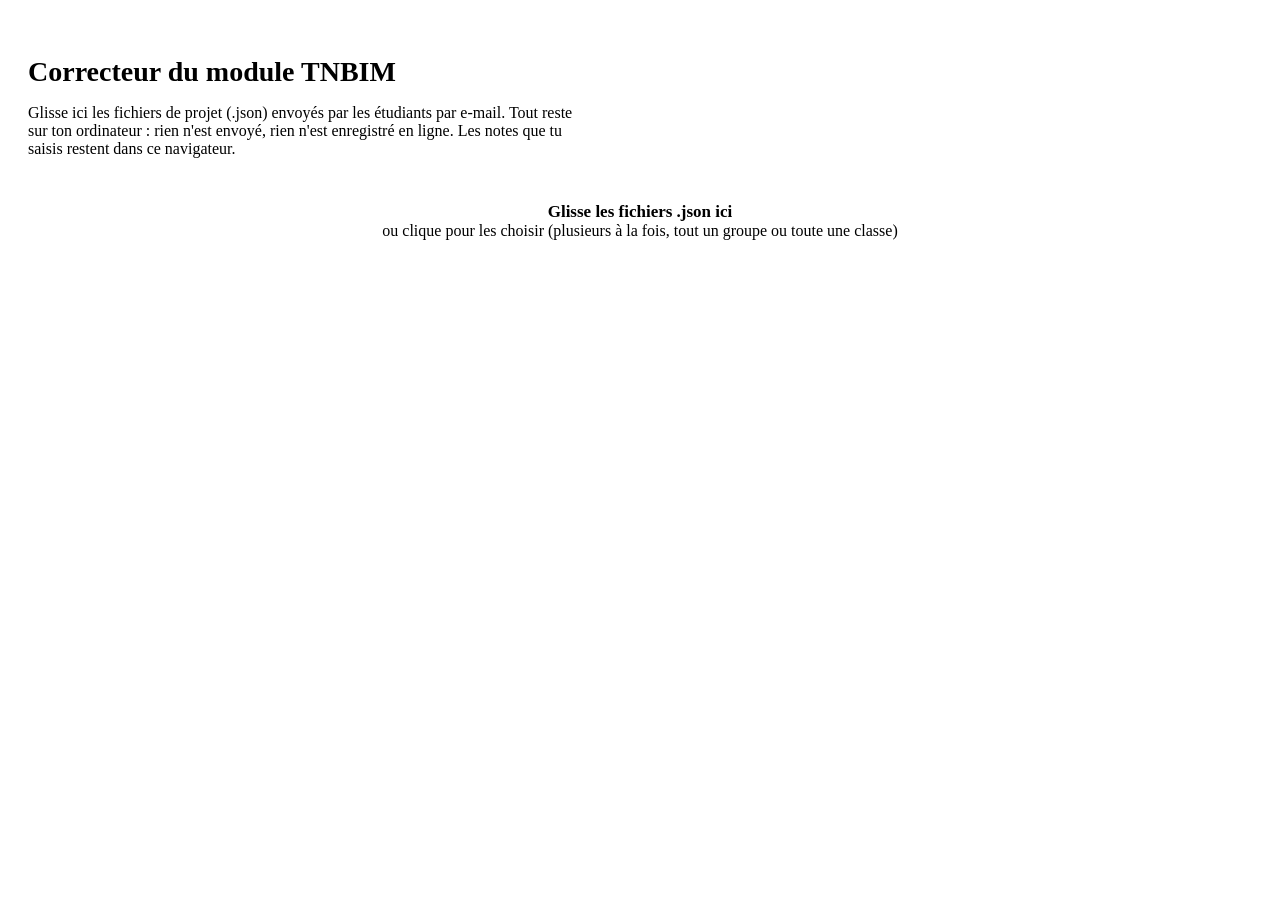
<file: src/shell-correcteur.html>
<!DOCTYPE html>
<html lang="fr">
<head>
<meta charset="utf-8">
<meta name="viewport" content="width=device-width, initial-scale=1">
<title>Correcteur – TNBIM, ESCT Nantes</title>
<meta name="robots" content="noindex">
<style>
/*__CSS__*/
.cor{max-width:1240px;margin:0 auto;padding:28px 20px 60px}
.cor h1{font-size:28px;line-height:1.2;margin-bottom:6px}
.cor .chapo{color:var(--discret);margin-bottom:18px;max-width:70ch}
#depot{border:2px dashed var(--accent);background:var(--carte);padding:26px;text-align:center;cursor:pointer}
#depot.survol{background:#DCF7E6;border-style:solid}
#depot b{display:block;font-size:17px;color:var(--accent-fonce)}
.actions-cor{display:flex;gap:8px;flex-wrap:wrap;margin:14px 0}
#resume{margin:8px 0 12px;font-weight:600}
.defile-cor{overflow-x:auto;border:1px solid var(--trait);background:var(--carte)}
table.suivi{border-collapse:collapse;width:100%;font-size:14px;min-width:1100px}
table.suivi th,table.suivi td{padding:9px 10px;text-align:left;border-bottom:1px solid var(--trait);vertical-align:middle;white-space:nowrap}
table.suivi th{background:#F1F5F9;position:sticky;top:0}
table.suivi th button{background:none;border:0;font-weight:700;font-size:13px;cursor:pointer;padding:0}
table.suivi tbody tr{cursor:pointer}
table.suivi tbody tr:hover,table.suivi tbody tr.actif{background:#ECFDF3}
.cbarre{display:inline-block;width:64px;height:8px;background:#E2E8F0;margin-right:8px;vertical-align:middle}
.cbarre i{display:block;height:100%;background:var(--accent)}
.tx.bas{color:#B42318;font-weight:700}.tx.moy{color:#B54708;font-weight:700}.tx.bon{color:var(--accent-fonce);font-weight:700}
.pastille{display:inline-block;min-width:22px;padding:1px 7px;margin-right:4px;color:#fff;font-weight:700;font-size:12px;text-align:center}
.pastille.rouge{background:#B42318}.pastille.orange{background:#B54708}
#detail{margin-top:22px;padding:20px;background:var(--carte);border:1px solid var(--trait-fort)}
.detail-tete{display:flex;justify-content:space-between;align-items:center;gap:10px}
.detail-grille{display:grid;grid-template-columns:1fr 1fr;gap:22px;margin-top:10px}
#detail h3{margin:16px 0 6px;font-size:15px}
#detail .journal td{white-space:normal;font-size:13px;vertical-align:top}
table.grille-notes{width:100%;border-collapse:collapse;font-size:14px}
table.grille-notes th,table.grille-notes td{padding:7px 8px;border-bottom:1px solid var(--trait);text-align:left;vertical-align:top}
table.grille-notes input[type=number]{width:70px;padding:6px;border:1px solid var(--trait-fort)}
#note-corr{width:100%;padding:10px;border:1px solid var(--trait-fort);background:#fff;margin-top:8px}
.total-note{font-size:18px;font-weight:700;color:var(--accent-fonce);margin:10px 0}
@media(max-width:800px){.detail-grille{grid-template-columns:1fr}}
</style>
</head>
<body>
<main class="cor">
  <h1>Correcteur du module TNBIM</h1>
  <p class="chapo">Glisse ici les fichiers de projet (.json) envoyés par les étudiants par e-mail. Tout reste sur ton ordinateur : rien n'est envoyé, rien n'est enregistré en ligne. Les notes que tu saisis restent dans ce navigateur.</p>
  <div id="depot" role="button" tabindex="0" data-action="choisir"><b>Glisse les fichiers .json ici</b><span>ou clique pour les choisir (plusieurs à la fois, tout un groupe ou toute une classe)</span></div>
  <input type="file" id="fichiers" accept=".json,application/json" multiple hidden>
  <div id="refus"></div>
  <div id="zone-tableau" hidden>
    <p id="resume"></p>
    <div class="actions-cor"><button type="button" class="btn plein" data-action="csv">Exporter le tableau (.csv)</button><button type="button" class="btn" data-action="vider">Tout vider</button></div>
    <div class="defile-cor"><table class="suivi"><thead><tr id="tete-tab"></tr></thead><tbody id="corps-tab"></tbody></table></div>
    <p class="note" style="margin-top:8px">Journal : nombre de lignes, dont lignes modifiées ou rejetées. Références : thèmes avec un verdict, sur six. Clique sur une ligne pour voir le détail, lire le dossier et noter.</p>
  </div>
  <section id="detail" hidden></section>
</main>
<div id="impression" class="dossier" hidden></div>
<script>
/*__JS__*/
</script>
</body>
</html>
</file>
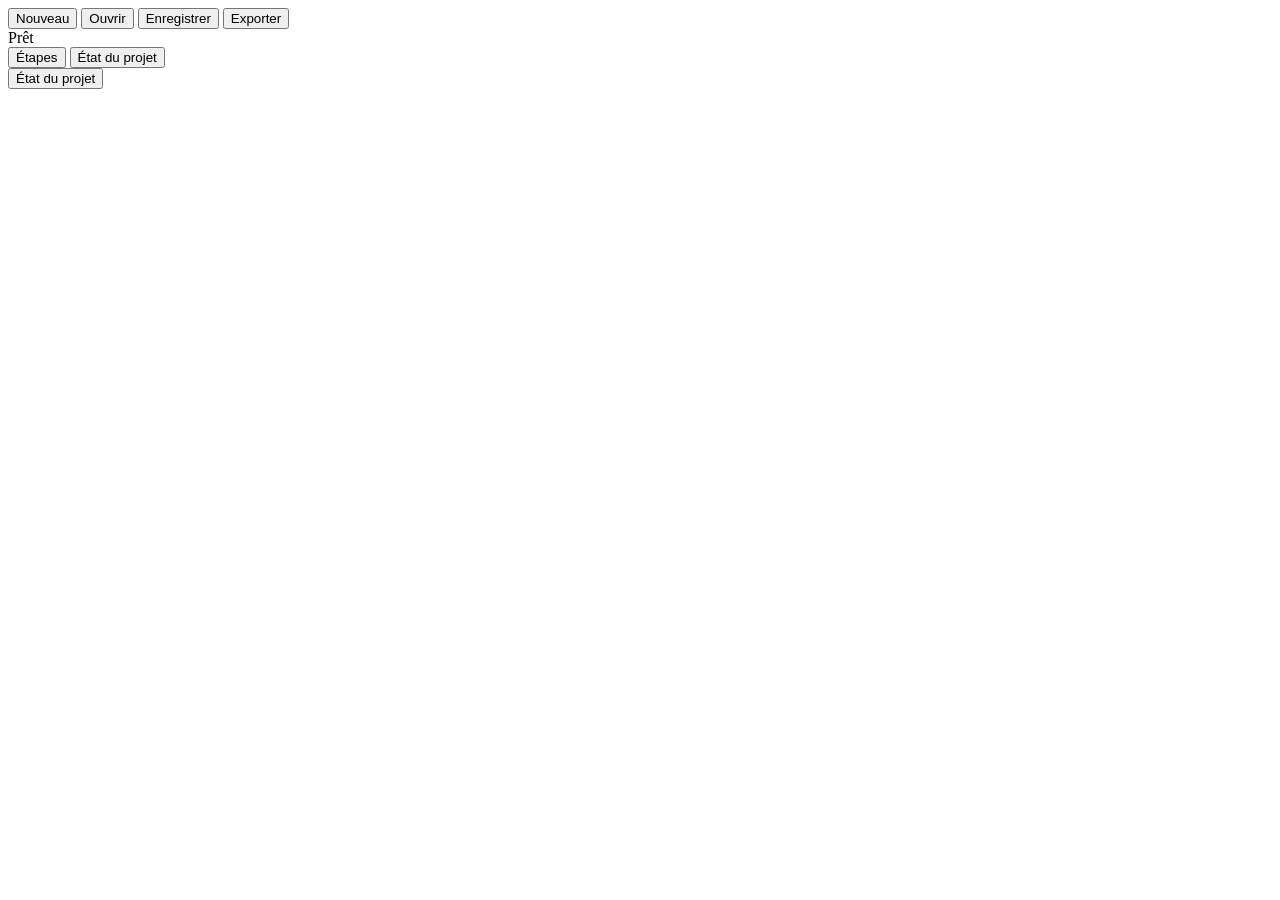
<file: src/shell.html>
<!DOCTYPE html>
<html lang="fr">
<head>
<meta charset="utf-8">
<meta name="viewport" content="width=device-width, initial-scale=1">
<title>TNBIM – journal de bord IA et projet de groupe</title>
<meta name="description" content="Module de 8 heures, Manager de projets BTP, ESCT Nantes : un chantier fictif commun, un projet de groupe parmi quatre et un journal de bord IA tracé.">
<meta name="robots" content="noindex">
<style>
/*__CSS__*/
</style>
</head>
<body>

<div class="colonne">
<div class="barre flottant" role="toolbar" aria-label="Fichier de projet">
  <div class="barre-actions">
    <button type="button" data-action="nouveau" title="Nouveau projet (Alt + N)">Nouveau</button>
    <button type="button" data-action="ouvrir" title="Ouvrir un fichier de projet (Alt + O)">Ouvrir</button>
    <button type="button" data-action="enregistrer" class="plein" title="Enregistrer le fichier de projet (Ctrl + S ou ⌘ S)">Enregistrer</button>
    <button type="button" data-action="exporter" title="Exporter le dossier en PDF (Ctrl + E ou ⌘ E)">Exporter</button>
  </div>
  <div class="barre-etat" id="barre-etat" aria-live="polite"><i></i><span>Prêt</span></div>
  <div class="barre-mobile">
    <button type="button" data-action="volet-nav" aria-controls="nav" aria-expanded="false">Étapes</button>
    <button type="button" data-action="volet-etat" aria-controls="etat" aria-expanded="false">État du projet</button>
  </div>
</div>

<nav class="nav flottant" id="nav" aria-label="Étapes du parcours"></nav>
</div>

<main id="main" tabindex="-1"><div class="page" id="page"></div></main>

<button type="button" class="bouton-etat flottant" data-action="volet-etat" aria-controls="etat" aria-expanded="false">
  <span class="pastilles" id="pastilles"></span>État du projet
</button>
<aside class="etat flottant" id="etat" aria-label="État du projet"></aside>

<div class="rappel flottant" id="rappel" hidden role="status">
  <span id="rappel-texte">Enregistrez le fichier de projet avant de fermer. Le navigateur peut tout perdre.</span>
  <div>
    <button type="button" class="btn plein" data-action="enregistrer">Enregistrer</button>
    <button type="button" class="btn" data-action="copie-faite" id="rappel-fait" hidden>Copie faite</button>
    <button type="button" class="btn" data-action="plus-tard">Plus tard</button>
  </div>
</div>
<div class="bref" id="bref" hidden role="status"></div>

<dialog id="dlg" aria-labelledby="dlg-t">
  <form method="dialog">
    <h2 id="dlg-t"></h2>
    <p id="dlg-p"></p>
    <div class="actions">
      <button class="btn" value="non" id="dlg-non">Annuler</button>
      <button class="btn plein" value="oui" id="dlg-oui">Continuer</button>
    </div>
  </form>
</dialog>

<input type="file" id="fichier" accept=".json,application/json" hidden>
<div id="depose" hidden aria-hidden="true"><div><b>Déposez le fichier de projet</b><span>Il remplace le travail affiché, après confirmation.</span></div></div>
<div id="impression" class="dossier"></div>

<script>
/*__JS__*/
</script>
</body>
</html>
</file>
